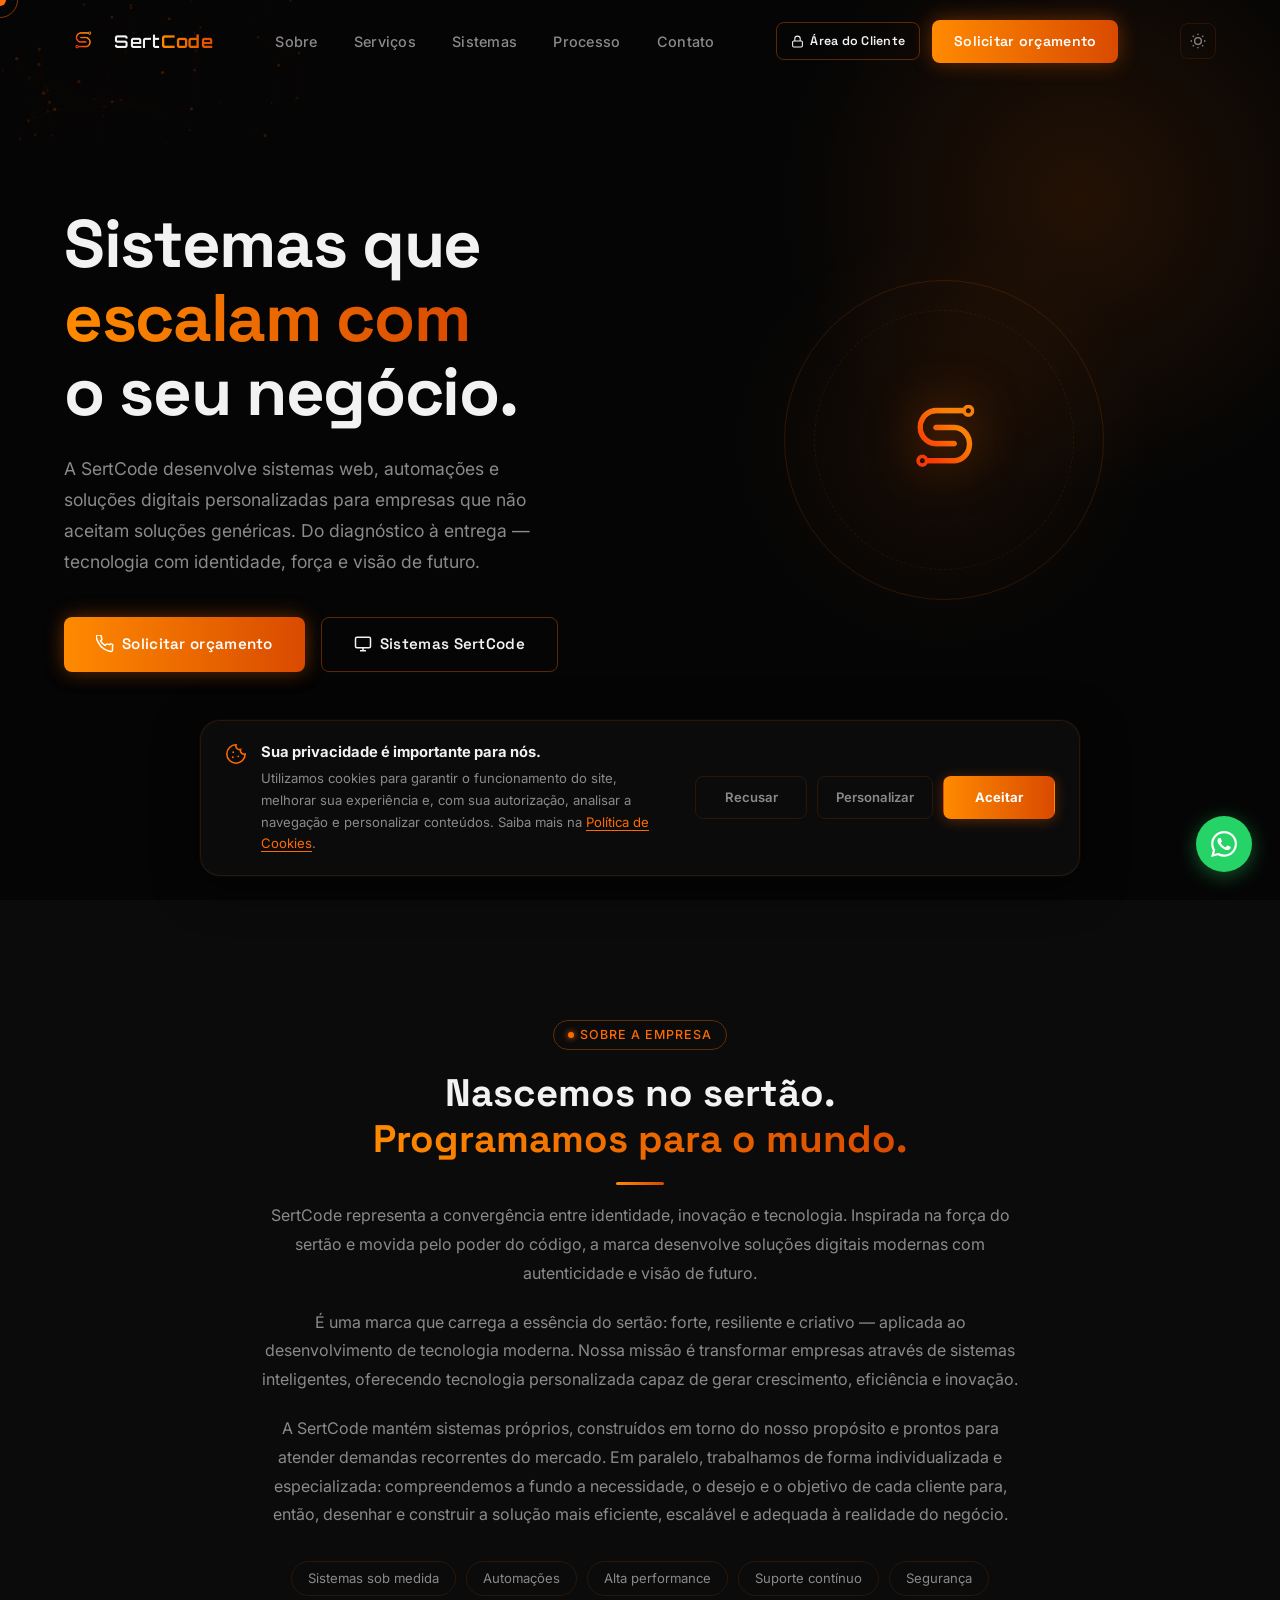
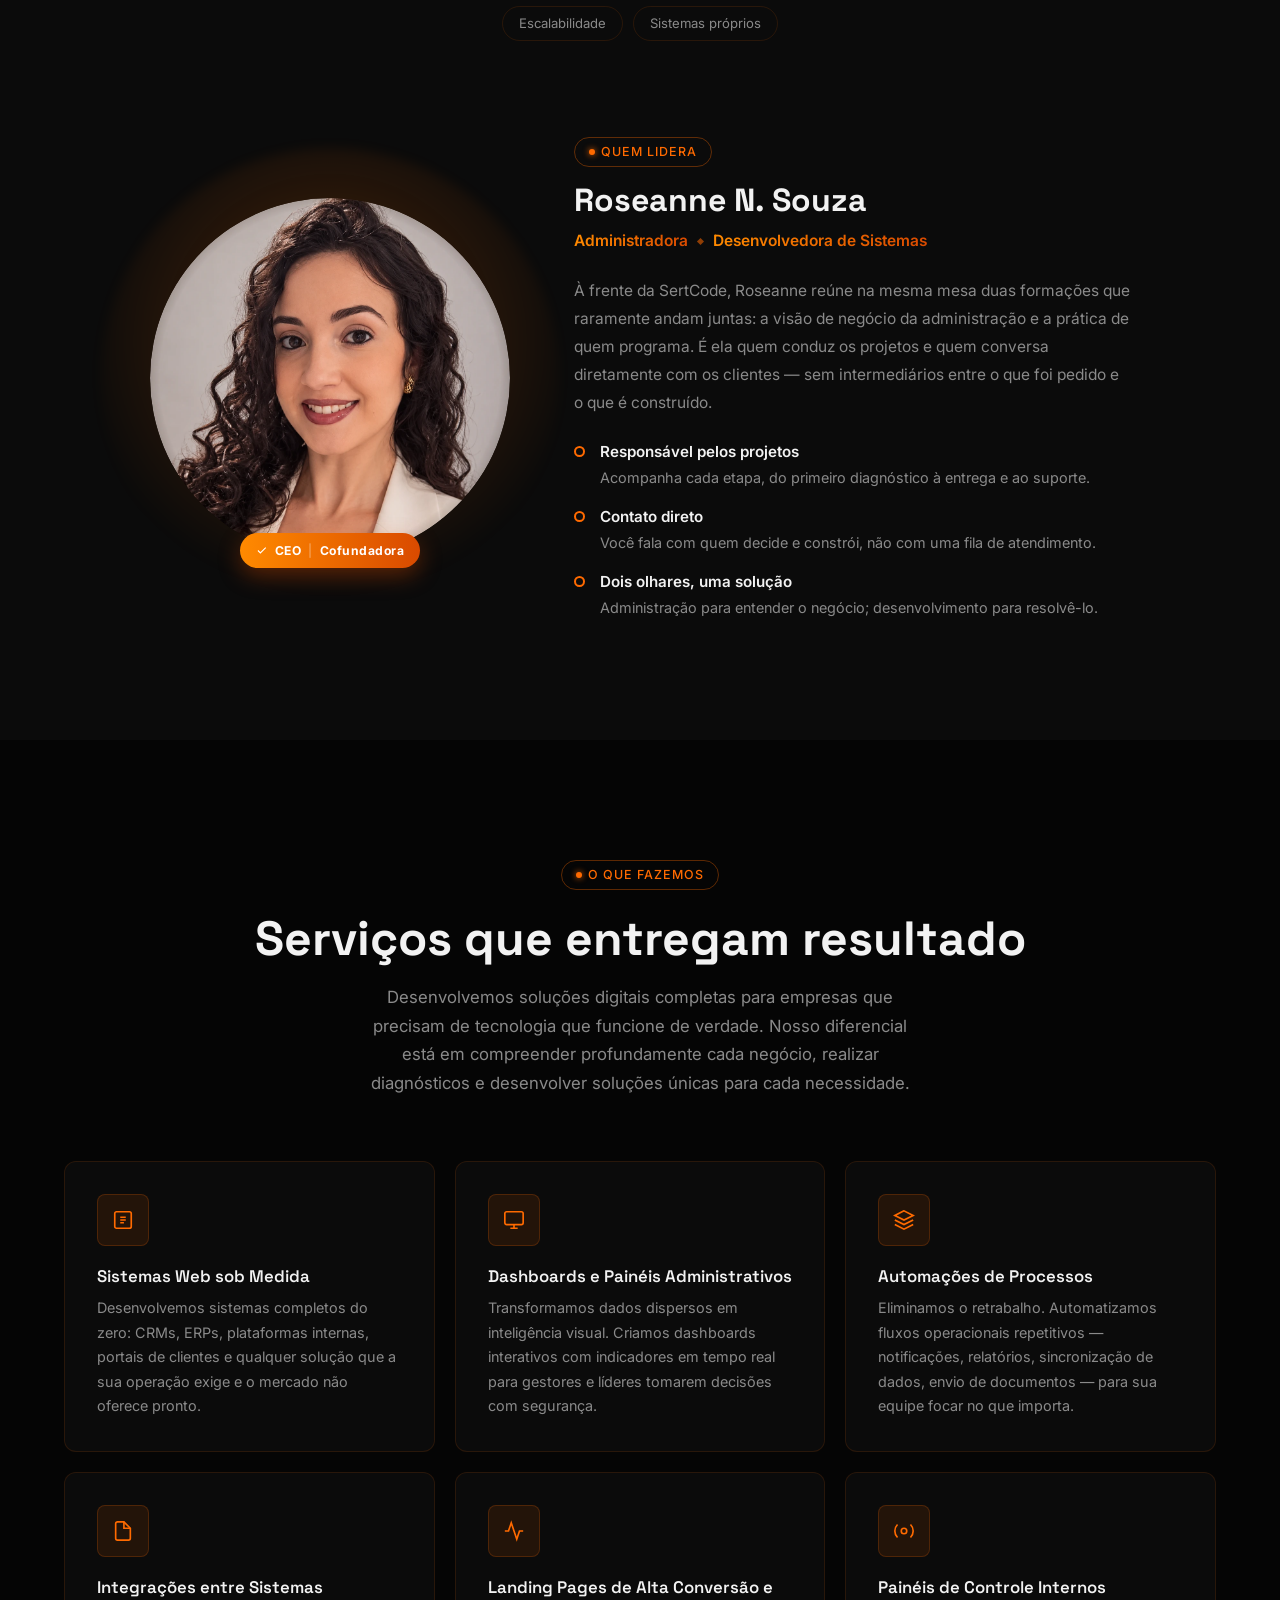
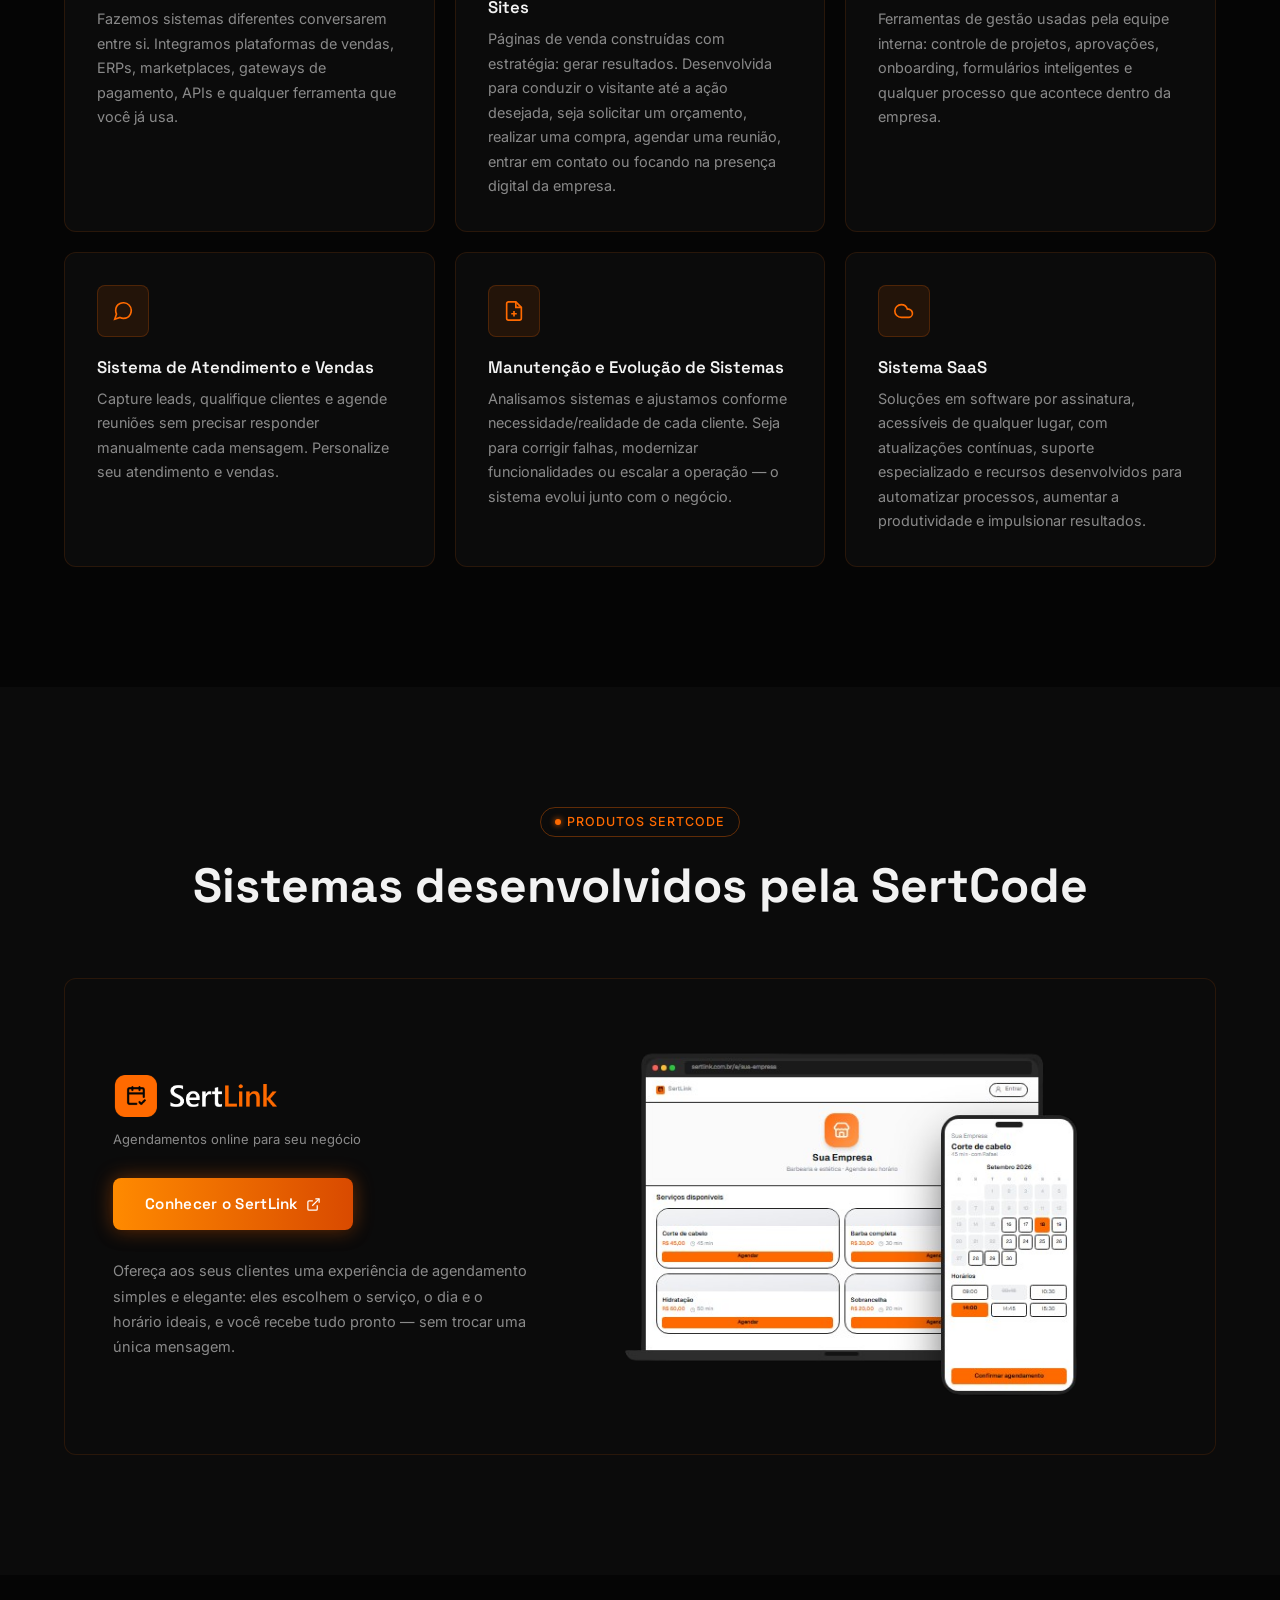
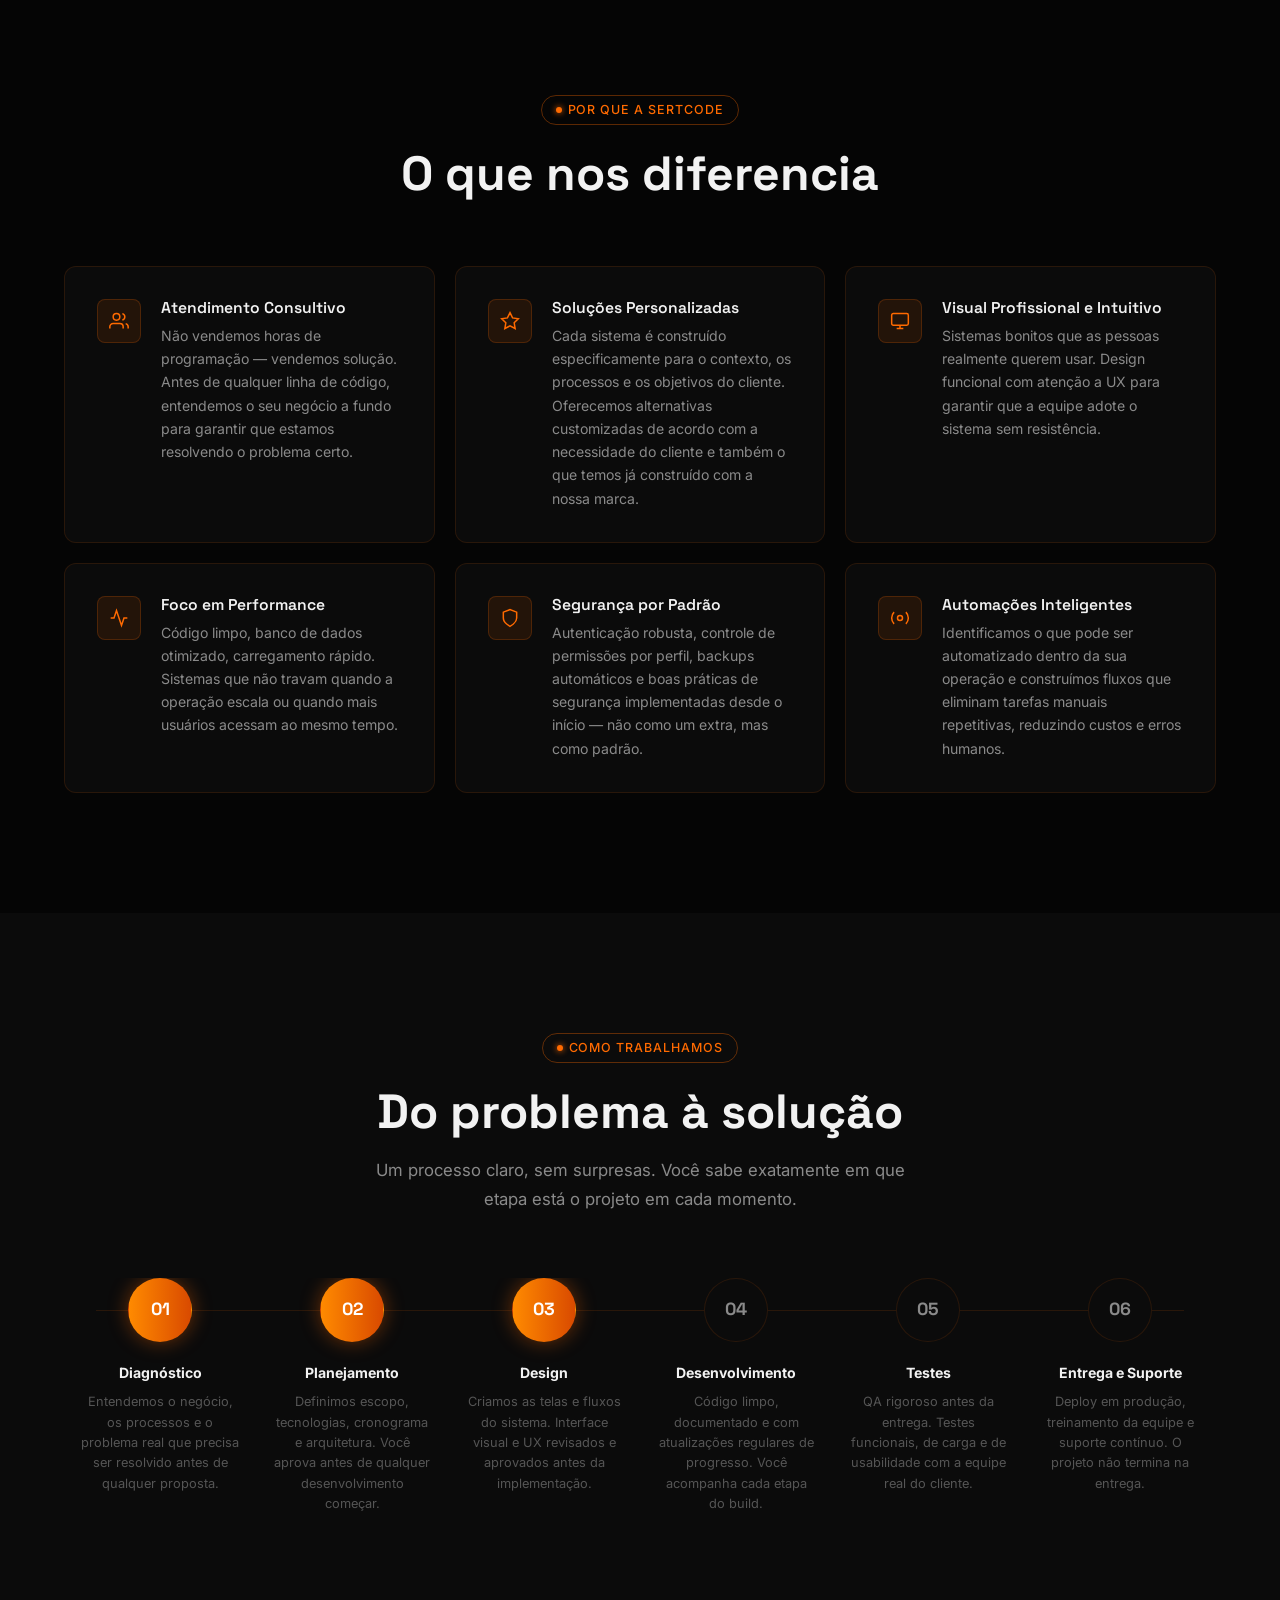
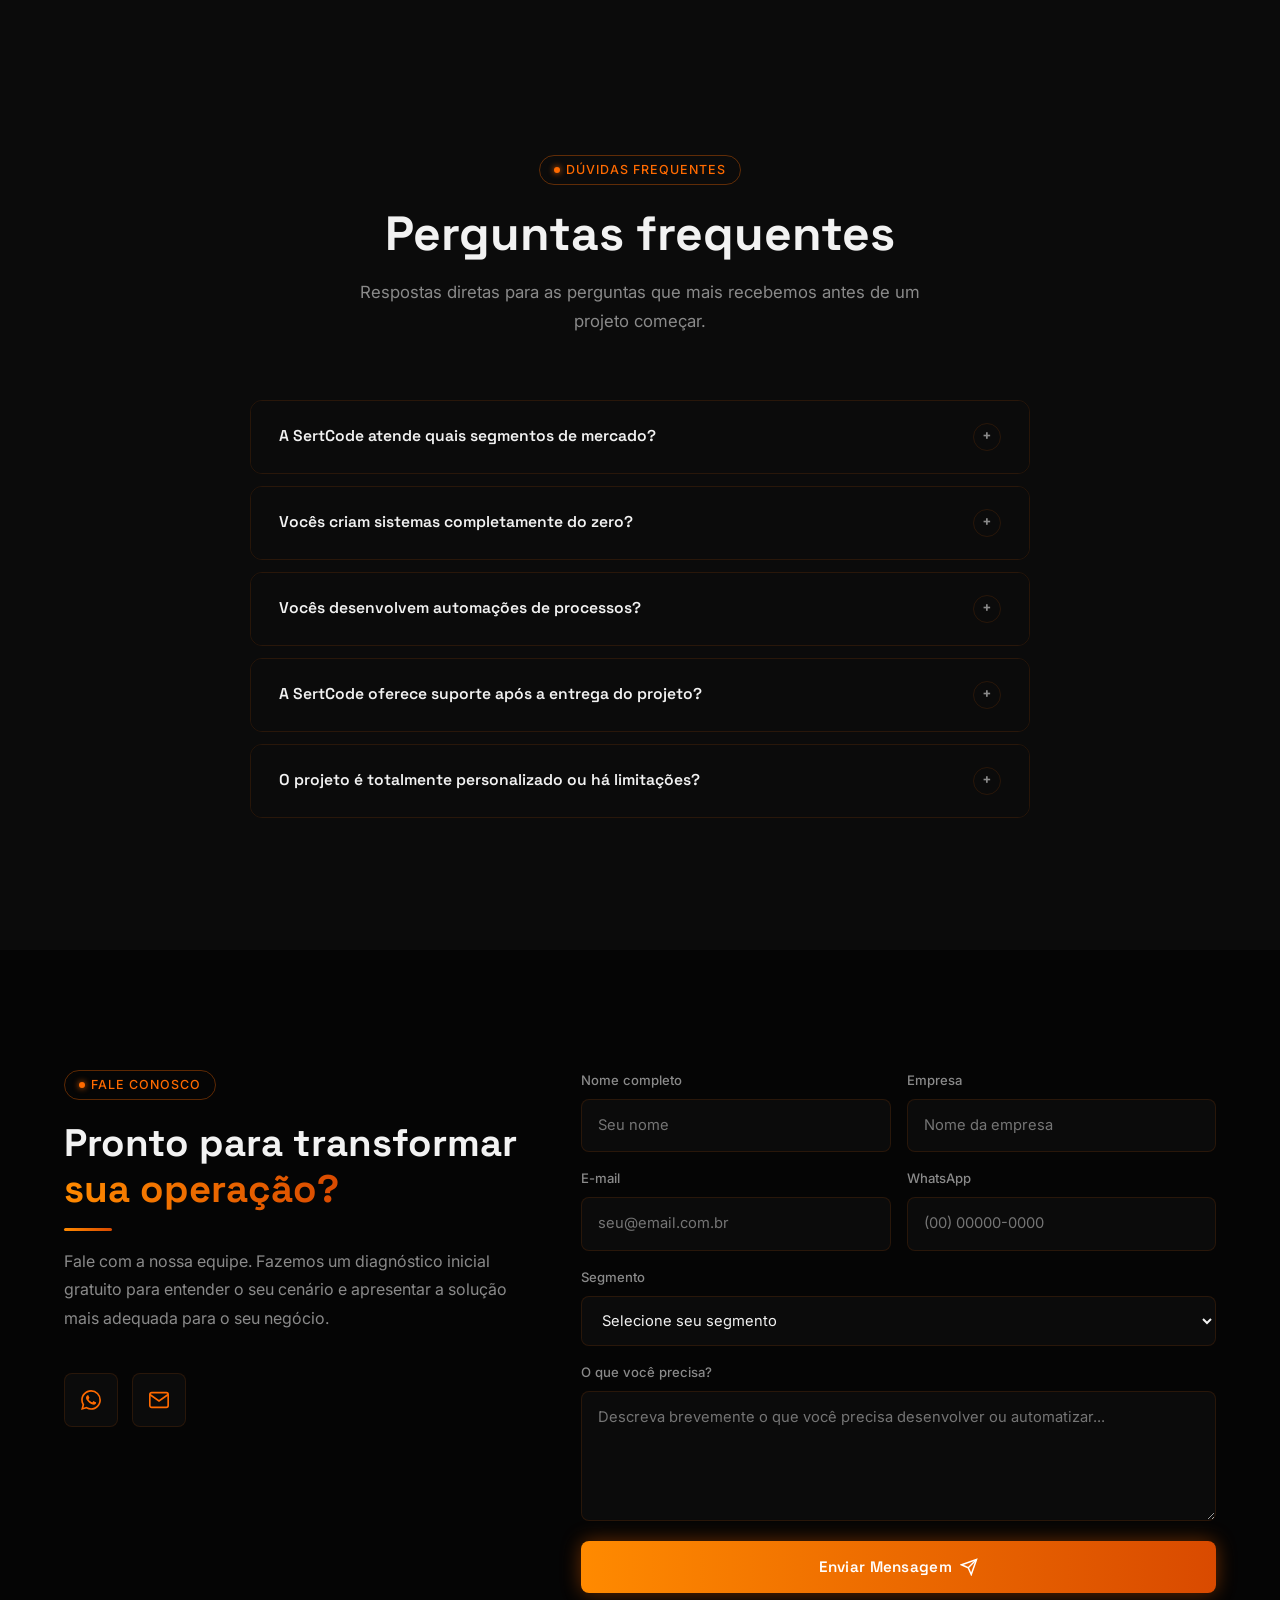
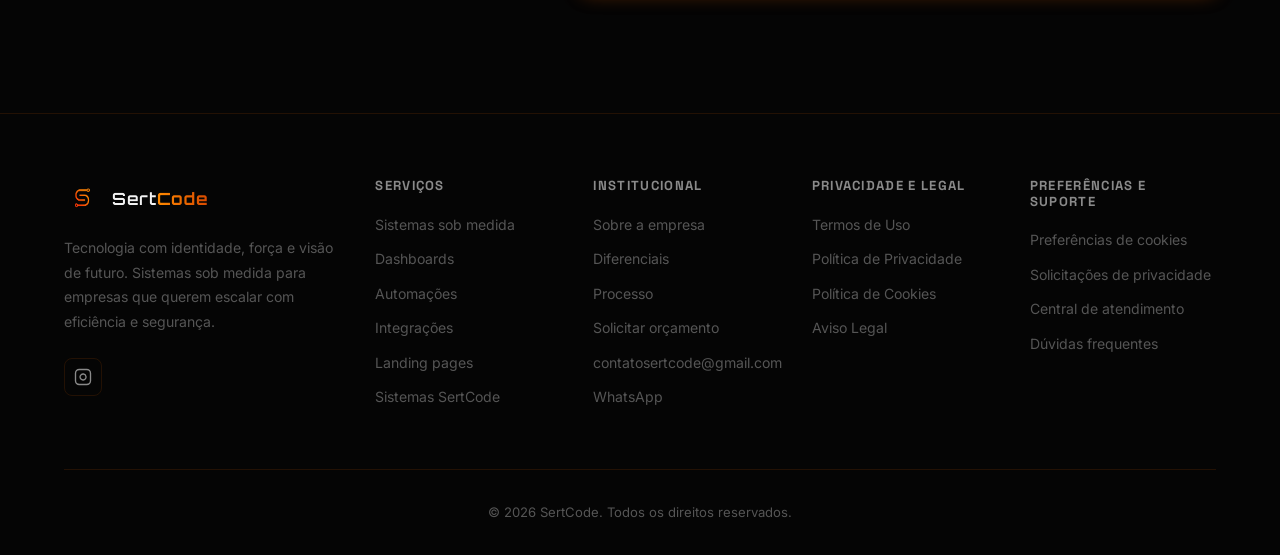
<file: index.html>
<!DOCTYPE html>
<html lang="pt-BR">
<head>
  <meta charset="UTF-8">
  <meta name="viewport" content="width=device-width, initial-scale=1.0">
  <title>SertCode — Sistemas sob medida e automações para empresas</title>
  <meta name="description" content="A SertCode desenvolve sistemas web, automações e soluções digitais sob medida para empresas que buscam eficiência, escala e resultado. Tecnologia com identidade, força e visão de futuro.">
  <meta name="keywords" content="sistemas sob medida, automação empresarial, desenvolvimento de software, dashboard, painel administrativo, sertcode">
  <meta name="author" content="SertCode">
  <meta name="robots" content="index, follow">

  <link rel="canonical" href="https://sertcode.com.br/">

  <!-- Open Graph -->
  <meta property="og:type"        content="website">
  <meta property="og:url"         content="https://sertcode.com.br/">
  <meta property="og:site_name"   content="SertCode">
  <meta property="og:title"       content="SertCode — Tecnologia com identidade e visão de futuro">
  <meta property="og:description" content="Sistemas sob medida, automações e soluções digitais para empresas que querem escalar com eficiência.">
  <meta property="og:image"       content="https://sertcode.com.br/assets/logo-symbol.png">
  <meta property="og:locale"      content="pt_BR">

  <!-- Twitter -->
  <meta name="twitter:card"        content="summary_large_image">
  <meta name="twitter:title"       content="SertCode — Sistemas sob medida e automações">
  <meta name="twitter:description" content="Tecnologia com identidade, força e visão de futuro.">
  <meta name="twitter:image"       content="https://sertcode.com.br/assets/logo-symbol.png">

  <!-- Favicon -->
  <link rel="icon" type="image/png" href="assets/logo-symbol.png">

  <!-- Fonts -->
  <link rel="preconnect" href="https://fonts.googleapis.com">
  <link rel="preconnect" href="https://fonts.gstatic.com" crossorigin>
  <link href="https://fonts.googleapis.com/css2?family=Inter:wght@400;500;600&family=Orbitron:wght@600;700&family=Space+Grotesk:wght@500;600;700;800&display=swap" rel="stylesheet">

  <!-- CSS -->
  <link rel="stylesheet" href="css/variables.css?v=4">
  <link rel="stylesheet" href="css/reset.css?v=4">
  <link rel="stylesheet" href="css/components.css?v=4">
  <link rel="stylesheet" href="css/main.css?v=13">
  <link rel="stylesheet" href="css/cookies.css?v=1">

  <!-- Schema -->
  <script type="application/ld+json">
  {
    "@context": "https://schema.org",
    "@type": "Organization",
    "name": "SertCode",
    "description": "Empresa de desenvolvimento de sistemas sob medida, automações e soluções digitais.",
    "foundingLocation": "Brasil",
    "knowsAbout": ["Desenvolvimento de sistemas", "Automação de processos", "Dashboards", "Integração de sistemas"]
  }
  </script>
</head>
<body>

<!-- ══════════════════════════════════════
     PRELOADER
══════════════════════════════════════ -->
<div id="preloader" role="status" aria-label="Carregando SertCode">
  <img src="assets/logo-symbol.png" class="pre-logo" alt="SertCode símbolo" width="64" height="74">
  <div class="pre-bar"><div class="pre-bar-fill"></div></div>
</div>

<!-- CURSOR -->
<div id="cursor" aria-hidden="true"></div>
<div id="cursor-ring" aria-hidden="true"></div>

<!-- WhatsApp Float -->
<a id="wa-float" href="https://wa.me/5588994355394?text=Olá!%20Gostaria%20de%20solicitar%20um%20orçamento."
   target="_blank" rel="noopener" aria-label="Fale conosco no WhatsApp" title="WhatsApp">
  <svg xmlns="http://www.w3.org/2000/svg" width="26" height="26" fill="currentColor" viewBox="0 0 24 24" aria-hidden="true">
    <path d="M17.472 14.382c-.297-.149-1.758-.867-2.03-.967-.273-.099-.471-.148-.67.15-.197.297-.767.966-.94 1.164-.173.199-.347.223-.644.075-.297-.15-1.255-.463-2.39-1.475-.883-.788-1.48-1.761-1.653-2.059-.173-.297-.018-.458.13-.606.134-.133.298-.347.446-.52.149-.174.198-.298.298-.497.099-.198.05-.371-.025-.52-.075-.149-.669-1.612-.916-2.207-.242-.579-.487-.5-.669-.51-.173-.008-.371-.01-.57-.01-.198 0-.52.074-.792.372-.272.297-1.04 1.016-1.04 2.479 0 1.462 1.065 2.875 1.213 3.074.149.198 2.096 3.2 5.077 4.487.709.306 1.262.489 1.694.625.712.227 1.36.195 1.871.118.571-.085 1.758-.719 2.006-1.413.248-.694.248-1.289.173-1.413-.074-.124-.272-.198-.57-.347m-5.421 7.403h-.004a9.87 9.87 0 01-5.031-1.378l-.361-.214-3.741.982.998-3.648-.235-.374a9.86 9.86 0 01-1.51-5.26c.001-5.45 4.436-9.884 9.888-9.884 2.64 0 5.122 1.03 6.988 2.898a9.825 9.825 0 012.893 6.994c-.003 5.45-4.437 9.884-9.885 9.884m8.413-18.297A11.815 11.815 0 0012.05 0C5.495 0 .16 5.335.157 11.892c0 2.096.547 4.142 1.588 5.945L.057 24l6.305-1.654a11.882 11.882 0 005.683 1.448h.005c6.554 0 11.89-5.335 11.893-11.893a11.821 11.821 0 00-3.48-8.413z"/>
  </svg>
</a>

<!-- ══════════════════════════════════════
     NAVBAR
══════════════════════════════════════ -->
<header id="navbar" role="banner">
  <div class="container nav-inner">
    <a href="#hero" class="nav-logo" aria-label="SertCode — Início">
      <img src="assets/logo-symbol.png" alt="SertCode" width="38" height="44">
      <span>Sert<em>Code</em></span>
    </a>
    <nav class="nav-links" aria-label="Navegação principal">
      <a href="#sobre">Sobre</a>
      <a href="#servicos">Serviços</a>
      <a href="#sistemas">Sistemas</a>
      <a href="#processo">Processo</a>
      <a href="#contato">Contato</a>
    </nav>
    <div class="nav-cta">
      <a href="cliente.html" class="btn btn-outline btn-sm" style="font-size:12.5px;padding:8px 14px;gap:6px;">
        <svg width="13" height="13" fill="none" stroke="currentColor" stroke-width="2" viewBox="0 0 24 24" aria-hidden="true"><rect x="3" y="11" width="18" height="11" rx="2" ry="2"/><path d="M7 11V7a5 5 0 0110 0v4"/></svg>
        Área do Cliente
      </a>
      <a href="#contato" class="btn btn-primary">Solicitar orçamento</a>
    </div>
    <button class="theme-toggle" id="theme-toggle" aria-label="Alternar tema" title="Modo claro / escuro">
      <svg class="icon-sun" width="16" height="16" fill="none" stroke="currentColor" stroke-width="2" viewBox="0 0 24 24"><circle cx="12" cy="12" r="5"/><line x1="12" y1="1" x2="12" y2="3"/><line x1="12" y1="21" x2="12" y2="23"/><line x1="4.22" y1="4.22" x2="5.64" y2="5.64"/><line x1="18.36" y1="18.36" x2="19.78" y2="19.78"/><line x1="1" y1="12" x2="3" y2="12"/><line x1="21" y1="12" x2="23" y2="12"/><line x1="4.22" y1="19.78" x2="5.64" y2="18.36"/><line x1="18.36" y1="5.64" x2="19.78" y2="4.22"/></svg>
      <svg class="icon-moon" width="16" height="16" fill="none" stroke="currentColor" stroke-width="2" viewBox="0 0 24 24"><path d="M21 12.79A9 9 0 1111.21 3 7 7 0 0021 12.79z"/></svg>
    </button>
    <button class="hamburger" id="hamburger" aria-label="Abrir menu" aria-expanded="false">
      <span></span><span></span><span></span>
    </button>
  </div>
</header>

<!-- MOBILE MENU -->
<nav id="mobile-menu" aria-label="Menu mobile" role="dialog">
  <a href="#sobre">Sobre</a>
  <a href="#servicos">Serviços</a>
  <a href="#sistemas">Sistemas</a>
  <a href="#diferenciais">Diferenciais</a>
  <a href="#processo">Processo</a>
  <a href="#contato">Contato</a>
  <a href="cliente.html" style="color:var(--orange);font-weight:600">🔐 Área do Cliente</a>
</nav>

<!-- ══════════════════════════════════════
     HERO
══════════════════════════════════════ -->
<section id="hero" aria-label="Apresentação SertCode">
  <canvas id="hero-canvas" aria-hidden="true"></canvas>
  <div class="hero-glow" aria-hidden="true"></div>
  <div class="container hero-inner">

    <div class="hero-content">
      <h1 class="reveal" data-delay="100">
        Sistemas que<br>
        <span class="grad-text">escalam com</span><br>
        o seu negócio.
      </h1>
      <p class="reveal" data-delay="200">
        A SertCode desenvolve sistemas web, automações e soluções digitais personalizadas para empresas que não aceitam soluções genéricas. Do diagnóstico à entrega — tecnologia com identidade, força e visão de futuro.
      </p>
      <div class="hero-btns reveal" data-delay="300">
        <a href="#contato" class="btn btn-primary">
          <svg width="18" height="18" fill="none" stroke="currentColor" stroke-width="2" viewBox="0 0 24 24" aria-hidden="true"><path d="M22 16.92v3a2 2 0 01-2.18 2 19.79 19.79 0 01-8.63-3.07A19.5 19.5 0 013.07 9.81 19.79 19.79 0 01.06 1.18 2 2 0 012.03 0h3a2 2 0 012 1.72c.127.96.361 1.903.7 2.81a2 2 0 01-.45 2.11L6.09 7.91a16 16 0 006 6l1.27-1.27a2 2 0 012.11-.45c.907.339 1.85.573 2.81.7A2 2 0 0122 14.92v2z"/></svg>
          Solicitar orçamento
        </a>
        <a href="#sistemas" class="btn btn-outline">
          <svg width="18" height="18" fill="none" stroke="currentColor" stroke-width="2" viewBox="0 0 24 24" aria-hidden="true"><rect x="2" y="3" width="20" height="14" rx="2"/><path d="M8 21h8M12 17v4"/></svg>
          Sistemas SertCode
        </a>
      </div>

    </div>

    <!-- Hero Visual -->
    <div class="hero-visual" aria-hidden="true">
      <div class="hero-symbol-wrap">
        <div class="hero-symbol-bg"></div>
        <div class="hero-symbol-ring"></div>
        <div class="hero-symbol-ring-2"></div>
        <img src="assets/logo-symbol.png" class="hero-symbol" alt="" width="260">
      </div>
    </div>

  </div>
</section>

<!-- ══════════════════════════════════════
     SOBRE
══════════════════════════════════════ -->
<section id="sobre" aria-labelledby="sobre-title">
  <div class="container">
    <div class="about-centered reveal">
      <div class="badge">Sobre a empresa</div>
      <div style="height:20px"></div>
      <h2 id="sobre-title">
        Nascemos no sertão.<br>
        <span class="grad-text">Programamos para o mundo.</span>
      </h2>
      <div class="divider"></div>
      <p>
        SertCode representa a convergência entre identidade, inovação e tecnologia. Inspirada na força do sertão e movida pelo poder do código, a marca desenvolve soluções digitais modernas com autenticidade e visão de futuro.
      </p>
      <p>
        É uma marca que carrega a essência do sertão: forte, resiliente e criativo — aplicada ao desenvolvimento de tecnologia moderna. Nossa missão é transformar empresas através de sistemas inteligentes, oferecendo tecnologia personalizada capaz de gerar crescimento, eficiência e inovação.
      </p>
      <p>
        A SertCode mantém sistemas próprios, construídos em torno do nosso propósito e prontos para atender demandas recorrentes do mercado. Em paralelo, trabalhamos de forma individualizada e especializada: compreendemos a fundo a necessidade, o desejo e o objetivo de cada cliente para, então, desenhar e construir a solução mais eficiente, escalável e adequada à realidade do negócio.
      </p>
      <div class="about-tags">
        <span class="about-tag">Sistemas sob medida</span>
        <span class="about-tag">Automações</span>
        <span class="about-tag">Alta performance</span>
        <span class="about-tag">Suporte contínuo</span>
        <span class="about-tag">Segurança</span>
        <span class="about-tag">Escalabilidade</span>
        <span class="about-tag">Sistemas próprios</span>
      </div>
    </div>

    <!-- ── Quem lidera ── -->
    <div class="founder reveal">
      <figure class="founder-retrato">
        <span class="founder-aura" aria-hidden="true"></span>
        <img src="assets/roseanne-souza.webp"
             alt="Roseanne N. Souza, CEO e fundadora da SertCode"
             width="1122" height="1402" loading="lazy" decoding="async">
        <figcaption class="founder-selo">
          <svg width="13" height="13" fill="none" stroke="currentColor" stroke-width="2.2" viewBox="0 0 24 24" aria-hidden="true"><polyline points="20 6 9 17 4 12"/></svg>
          CEO <span class="founder-selo-barra">|</span> Cofundadora
        </figcaption>
      </figure>

      <div class="founder-texto">
        <div class="badge">Quem lidera</div>
        <h3 class="founder-nome">Roseanne N. Souza</h3>
        <p class="founder-cargo">
          <span>Administradora</span>
          <i aria-hidden="true"></i>
          <span>Desenvolvedora de Sistemas</span>
        </p>

        <p>
          À frente da SertCode, Roseanne reúne na mesma mesa duas formações que
          raramente andam juntas: a visão de negócio da administração e a prática
          de quem programa. É ela quem conduz os projetos e quem conversa
          diretamente com os clientes — sem intermediários entre o que foi pedido
          e o que é construído.
        </p>

        <ul class="founder-pontos">
          <li>
            <strong>Responsável pelos projetos</strong>
            Acompanha cada etapa, do primeiro diagnóstico à entrega e ao suporte.
          </li>
          <li>
            <strong>Contato direto</strong>
            Você fala com quem decide e constrói, não com uma fila de atendimento.
          </li>
          <li>
            <strong>Dois olhares, uma solução</strong>
            Administração para entender o negócio; desenvolvimento para resolvê-lo.
          </li>
        </ul>
      </div>
    </div>
  </div>
</section>

<!-- ══════════════════════════════════════
     SERVIÇOS
══════════════════════════════════════ -->
<section id="servicos" aria-labelledby="servicos-title">
  <div class="container">
    <div class="section-header reveal">
      <div class="badge">O que fazemos</div>
      <h2 id="servicos-title">Serviços que entregam resultado</h2>
      <p>Desenvolvemos soluções digitais completas para empresas que precisam de tecnologia que funcione de verdade. Nosso diferencial está em compreender profundamente cada negócio, realizar diagnósticos e desenvolver soluções únicas para cada necessidade.</p>
    </div>

    <div class="services-grid" data-stagger>

      <article class="card service-card">
        <div class="icon-box" aria-hidden="true">
          <svg width="22" height="22" fill="none" stroke="currentColor" stroke-width="1.8" viewBox="0 0 24 24"><rect x="3" y="3" width="18" height="18" rx="2"/><path d="M9 9h6M9 12h6M9 15h4"/></svg>
        </div>
        <h3>Sistemas Web sob Medida</h3>
        <p>Desenvolvemos sistemas completos do zero: CRMs, ERPs, plataformas internas, portais de clientes e qualquer solução que a sua operação exige e o mercado não oferece pronto.</p>
      </article>

      <article class="card service-card">
        <div class="icon-box" aria-hidden="true">
          <svg width="22" height="22" fill="none" stroke="currentColor" stroke-width="1.8" viewBox="0 0 24 24"><rect x="2" y="3" width="20" height="14" rx="2"/><path d="M8 21h8M12 17v4"/></svg>
        </div>
        <h3>Dashboards e Painéis Administrativos</h3>
        <p>Transformamos dados dispersos em inteligência visual. Criamos dashboards interativos com indicadores em tempo real para gestores e líderes tomarem decisões com segurança.</p>
      </article>

      <article class="card service-card">
        <div class="icon-box" aria-hidden="true">
          <svg width="22" height="22" fill="none" stroke="currentColor" stroke-width="1.8" viewBox="0 0 24 24"><path d="M12 2L2 7l10 5 10-5-10-5zM2 17l10 5 10-5M2 12l10 5 10-5"/></svg>
        </div>
        <h3>Automações de Processos</h3>
        <p>Eliminamos o retrabalho. Automatizamos fluxos operacionais repetitivos — notificações, relatórios, sincronização de dados, envio de documentos — para sua equipe focar no que importa.</p>
      </article>

      <article class="card service-card">
        <div class="icon-box" aria-hidden="true">
          <svg width="22" height="22" fill="none" stroke="currentColor" stroke-width="1.8" viewBox="0 0 24 24"><path d="M13 2H6a2 2 0 00-2 2v16a2 2 0 002 2h12a2 2 0 002-2V9z"/><polyline points="13 2 13 9 20 9"/></svg>
        </div>
        <h3>Integrações entre Sistemas</h3>
        <p>Fazemos sistemas diferentes conversarem entre si. Integramos plataformas de vendas, ERPs, marketplaces, gateways de pagamento, APIs e qualquer ferramenta que você já usa.</p>
      </article>

      <article class="card service-card">
        <div class="icon-box" aria-hidden="true">
          <svg width="22" height="22" fill="none" stroke="currentColor" stroke-width="1.8" viewBox="0 0 24 24"><path d="M22 12h-4l-3 9L9 3l-3 9H2"/></svg>
        </div>
        <h3>Landing Pages de Alta Conversão e Sites</h3>
        <p>Páginas de venda construídas com estratégia: gerar resultados. Desenvolvida para conduzir o visitante até a ação desejada, seja solicitar um orçamento, realizar uma compra, agendar uma reunião, entrar em contato ou focando na presença digital da empresa.</p>
      </article>

      <article class="card service-card">
        <div class="icon-box" aria-hidden="true">
          <svg width="22" height="22" fill="none" stroke="currentColor" stroke-width="1.8" viewBox="0 0 24 24"><circle cx="12" cy="12" r="3"/><path d="M19.07 4.93a10 10 0 010 14.14M4.93 4.93a10 10 0 000 14.14"/></svg>
        </div>
        <h3>Painéis de Controle Internos</h3>
        <p>Ferramentas de gestão usadas pela equipe interna: controle de projetos, aprovações, onboarding, formulários inteligentes e qualquer processo que acontece dentro da empresa.</p>
      </article>

      <article class="card service-card">
        <div class="icon-box" aria-hidden="true">
          <svg width="22" height="22" fill="none" stroke="currentColor" stroke-width="1.8" viewBox="0 0 24 24"><path d="M21 11.5a8.38 8.38 0 01-.9 3.8 8.5 8.5 0 01-7.6 4.7 8.38 8.38 0 01-3.8-.9L3 21l1.9-5.7a8.38 8.38 0 01-.9-3.8 8.5 8.5 0 014.7-7.6 8.38 8.38 0 013.8-.9h.5a8.48 8.48 0 018 8v.5z"/></svg>
        </div>
        <h3>Sistema de Atendimento e Vendas</h3>
        <p>Capture leads, qualifique clientes e agende reuniões sem precisar responder manualmente cada mensagem. Personalize seu atendimento e vendas.</p>
      </article>

      <article class="card service-card">
        <div class="icon-box" aria-hidden="true">
          <svg width="22" height="22" fill="none" stroke="currentColor" stroke-width="1.8" viewBox="0 0 24 24"><path d="M14 2H6a2 2 0 00-2 2v16a2 2 0 002 2h12a2 2 0 002-2V8z"/><polyline points="14 2 14 8 20 8"/><line x1="12" y1="18" x2="12" y2="12"/><line x1="9" y1="15" x2="15" y2="15"/></svg>
        </div>
        <h3>Manutenção e Evolução de Sistemas</h3>
        <p>Analisamos sistemas e ajustamos conforme necessidade/realidade de cada cliente. Seja para corrigir falhas, modernizar funcionalidades ou escalar a operação — o sistema evolui junto com o negócio.</p>
      </article>

      <article class="card service-card">
        <div class="icon-box" aria-hidden="true">
          <svg width="22" height="22" fill="none" stroke="currentColor" stroke-width="1.8" viewBox="0 0 24 24"><path d="M17.5 19H9a7 7 0 110-14 7.001 7.001 0 016.71 5.02A4.5 4.5 0 0117.5 19z"/></svg>
        </div>
        <h3>Sistema SaaS</h3>
        <p>Soluções em software por assinatura, acessíveis de qualquer lugar, com atualizações contínuas, suporte especializado e recursos desenvolvidos para automatizar processos, aumentar a produtividade e impulsionar resultados.</p>
      </article>

    </div>
  </div>
</section>

<!-- ══════════════════════════════════════
     SISTEMAS SERTCODE
══════════════════════════════════════ -->
<section id="sistemas" aria-labelledby="sistemas-title">
  <div class="container">
    <div class="section-header reveal">
      <div class="badge">Produtos SertCode</div>
      <h2 id="sistemas-title">Sistemas desenvolvidos pela SertCode</h2>
    </div>

    <article class="card sertlink-showcase reveal">

      <!-- Coluna esquerda: identidade do produto -->
      <div class="sertlink-info">
        <a href="https://sertlink.com.br" target="_blank" rel="noopener" class="sertlink-header">
          <img src="assets/sertlink-logo-horizontal-fundo-escuro.png" alt="SertLink" class="sertlink-logo sertlink-logo-dark">
          <img src="assets/sertlink-logo-horizontal-fundo-claro.png" alt="SertLink" class="sertlink-logo sertlink-logo-light">
          <span class="sistema-tag">Agendamentos online para seu negócio</span>
        </a>

        <a href="https://sertlink.com.br" target="_blank" rel="noopener" class="btn btn-primary" style="align-self:flex-start">
          Conhecer o SertLink
          <svg width="15" height="15" fill="none" stroke="currentColor" stroke-width="2" viewBox="0 0 24 24" aria-hidden="true"><path d="M18 13v6a2 2 0 01-2 2H5a2 2 0 01-2-2V8a2 2 0 012-2h6"/><polyline points="15 3 21 3 21 9"/><line x1="10" y1="14" x2="21" y2="3"/></svg>
        </a>

        <p class="sistema-desc">
          Ofereça aos seus clientes uma experiência de agendamento simples e elegante: eles escolhem o serviço, o dia e o horário ideais, e você recebe tudo pronto — sem trocar uma única mensagem.
        </p>
      </div>

      <!-- Coluna direita: imagem do produto -->
      <div class="sertlink-img-wrap">
        <img src="assets/sertlink-png.png" alt="Interface do SertLink — agendamento online no computador e celular" class="sertlink-preview-img">
      </div>

    </article>
  </div>
</section>

<!-- ══════════════════════════════════════
     DIFERENCIAIS
══════════════════════════════════════ -->
<section id="diferenciais" aria-labelledby="diff-title">
  <div class="container">
    <div class="section-header reveal">
      <div class="badge">Por que a SertCode</div>
      <h2 id="diff-title">O que nos diferencia</h2>
    </div>

    <div class="diff-grid" data-stagger>

      <div class="card diff-card">
        <div class="diff-icon" aria-hidden="true">
          <svg width="20" height="20" fill="none" stroke="currentColor" stroke-width="1.8" viewBox="0 0 24 24"><path d="M17 21v-2a4 4 0 00-4-4H5a4 4 0 00-4 4v2"/><circle cx="9" cy="7" r="4"/><path d="M23 21v-2a4 4 0 00-3-3.87M16 3.13a4 4 0 010 7.75"/></svg>
        </div>
        <div class="diff-text">
          <h3>Atendimento Consultivo</h3>
          <p>Não vendemos horas de programação — vendemos solução. Antes de qualquer linha de código, entendemos o seu negócio a fundo para garantir que estamos resolvendo o problema certo.</p>
        </div>
      </div>

      <div class="card diff-card">
        <div class="diff-icon" aria-hidden="true">
          <svg width="20" height="20" fill="none" stroke="currentColor" stroke-width="1.8" viewBox="0 0 24 24"><polygon points="12 2 15.09 8.26 22 9.27 17 14.14 18.18 21.02 12 17.77 5.82 21.02 7 14.14 2 9.27 8.91 8.26 12 2"/></svg>
        </div>
        <div class="diff-text">
          <h3>Soluções Personalizadas</h3>
          <p>Cada sistema é construído especificamente para o contexto, os processos e os objetivos do cliente. Oferecemos alternativas customizadas de acordo com a necessidade do cliente e também o que temos já construído com a nossa marca.</p>
        </div>
      </div>

      <div class="card diff-card">
        <div class="diff-icon" aria-hidden="true">
          <svg width="20" height="20" fill="none" stroke="currentColor" stroke-width="1.8" viewBox="0 0 24 24"><rect x="2" y="3" width="20" height="14" rx="2"/><path d="M8 21h8M12 17v4"/></svg>
        </div>
        <div class="diff-text">
          <h3>Visual Profissional e Intuitivo</h3>
          <p>Sistemas bonitos que as pessoas realmente querem usar. Design funcional com atenção a UX para garantir que a equipe adote o sistema sem resistência.</p>
        </div>
      </div>

      <div class="card diff-card">
        <div class="diff-icon" aria-hidden="true">
          <svg width="20" height="20" fill="none" stroke="currentColor" stroke-width="1.8" viewBox="0 0 24 24"><polyline points="22 12 18 12 15 21 9 3 6 12 2 12"/></svg>
        </div>
        <div class="diff-text">
          <h3>Foco em Performance</h3>
          <p>Código limpo, banco de dados otimizado, carregamento rápido. Sistemas que não travam quando a operação escala ou quando mais usuários acessam ao mesmo tempo.</p>
        </div>
      </div>

      <div class="card diff-card">
        <div class="diff-icon" aria-hidden="true">
          <svg width="20" height="20" fill="none" stroke="currentColor" stroke-width="1.8" viewBox="0 0 24 24"><path d="M12 22s8-4 8-10V5l-8-3-8 3v7c0 6 8 10 8 10z"/></svg>
        </div>
        <div class="diff-text">
          <h3>Segurança por Padrão</h3>
          <p>Autenticação robusta, controle de permissões por perfil, backups automáticos e boas práticas de segurança implementadas desde o início — não como um extra, mas como padrão.</p>
        </div>
      </div>

      <div class="card diff-card">
        <div class="diff-icon" aria-hidden="true">
          <svg width="20" height="20" fill="none" stroke="currentColor" stroke-width="1.8" viewBox="0 0 24 24"><circle cx="12" cy="12" r="3"/><path d="M19.07 4.93a10 10 0 010 14.14M4.93 4.93a10 10 0 000 14.14"/></svg>
        </div>
        <div class="diff-text">
          <h3>Automações Inteligentes</h3>
          <p>Identificamos o que pode ser automatizado dentro da sua operação e construímos fluxos que eliminam tarefas manuais repetitivas, reduzindo custos e erros humanos.</p>
        </div>
      </div>

    </div>
  </div>
</section>

<!-- ══════════════════════════════════════
     PROCESSO
══════════════════════════════════════ -->
<section id="processo" aria-labelledby="processo-title">
  <div class="container">
    <div class="section-header reveal">
      <div class="badge">Como trabalhamos</div>
      <h2 id="processo-title">Do problema à solução</h2>
      <p>Um processo claro, sem surpresas. Você sabe exatamente em que etapa está o projeto em cada momento.</p>
    </div>

    <div class="process-track reveal">

      <div class="process-step">
        <div class="step-num active">01</div>
        <div>
          <div class="step-title">Diagnóstico</div>
          <div class="step-desc">Entendemos o negócio, os processos e o problema real que precisa ser resolvido antes de qualquer proposta.</div>
        </div>
      </div>

      <div class="process-step">
        <div class="step-num active">02</div>
        <div>
          <div class="step-title">Planejamento</div>
          <div class="step-desc">Definimos escopo, tecnologias, cronograma e arquitetura. Você aprova antes de qualquer desenvolvimento começar.</div>
        </div>
      </div>

      <div class="process-step">
        <div class="step-num active">03</div>
        <div>
          <div class="step-title">Design</div>
          <div class="step-desc">Criamos as telas e fluxos do sistema. Interface visual e UX revisados e aprovados antes da implementação.</div>
        </div>
      </div>

      <div class="process-step">
        <div class="step-num">04</div>
        <div>
          <div class="step-title">Desenvolvimento</div>
          <div class="step-desc">Código limpo, documentado e com atualizações regulares de progresso. Você acompanha cada etapa do build.</div>
        </div>
      </div>

      <div class="process-step">
        <div class="step-num">05</div>
        <div>
          <div class="step-title">Testes</div>
          <div class="step-desc">QA rigoroso antes da entrega. Testes funcionais, de carga e de usabilidade com a equipe real do cliente.</div>
        </div>
      </div>

      <div class="process-step">
        <div class="step-num">06</div>
        <div>
          <div class="step-title">Entrega e Suporte</div>
          <div class="step-desc">Deploy em produção, treinamento da equipe e suporte contínuo. O projeto não termina na entrega.</div>
        </div>
      </div>

    </div>
  </div>
</section>

<!-- ══════════════════════════════════════
     DEPOIMENTOS
══════════════════════════════════════ -->
<section id="depoimentos" aria-labelledby="testi-title" style="display:none">
  <div class="container">
    <div class="section-header reveal">
      <div class="badge">Depoimentos</div>
      <h2 id="testi-title">O que nossos clientes dizem</h2>
    </div>

    <!-- Depoimentos reais serão adicionados aqui após aprovação do gestor -->
    <div class="testi-placeholder reveal" aria-hidden="true"></div>
  </div>
</section>

<!-- ══════════════════════════════════════
     FAQ
══════════════════════════════════════ -->
<section id="faq" aria-labelledby="faq-title">
  <div class="container">
    <div class="section-header reveal">
      <div class="badge">Dúvidas frequentes</div>
      <h2 id="faq-title">Perguntas frequentes</h2>
      <p>Respostas diretas para as perguntas que mais recebemos antes de um projeto começar.</p>
    </div>

    <div class="faq-list reveal">

      <div class="faq-item">
        <button class="faq-question" aria-expanded="false">
          A SertCode atende quais segmentos de mercado?
          <span class="faq-icon" aria-hidden="true">+</span>
        </button>
        <div class="faq-answer" role="region">
          <div class="faq-answer-inner">
            Atendemos empresas de todos os segmentos: saúde, logística, e-commerce, varejo, construção civil, serviços, indústria, educação, agronegócio e muito mais. Nossa especialidade não é um nicho específico, mas sim a capacidade de entender a fundo qualquer operação e construir a solução mais adequada para ela. Se você tem um processo que precisa de tecnologia, somos o parceiro certo.
          </div>
        </div>
      </div>

      <div class="faq-item">
        <button class="faq-question" aria-expanded="false">
          Vocês criam sistemas completamente do zero?
          <span class="faq-icon" aria-hidden="true">+</span>
        </button>
        <div class="faq-answer" role="region">
          <div class="faq-answer-inner">
            Sim. Essa é, inclusive, nossa principal entrega. Desenvolvemos sistemas web completos do zero, desde o banco de dados até o front-end. Não trabalhamos com templates ou soluções de prateleira. Cada sistema é arquitetado especificamente para o contexto do cliente, com as funcionalidades que ele realmente precisa — sem inchaço desnecessário e sem limitações de plataformas prontas.
          </div>
        </div>
      </div>

      <div class="faq-item">
        <button class="faq-question" aria-expanded="false">
          Vocês desenvolvem automações de processos?
          <span class="faq-icon" aria-hidden="true">+</span>
        </button>
        <div class="faq-answer" role="region">
          <div class="faq-answer-inner">
            Sim, é um dos nossos principais serviços. Automatizamos fluxos operacionais repetitivos: desde o envio automático de e-mails e notificações, até a sincronização de dados entre sistemas distintos, geração automática de relatórios, processamento de pedidos e qualquer outro processo que hoje depende de intervenção humana manual. A primeira etapa é sempre um mapeamento dos processos da empresa para identificar o que gera mais impacto ao ser automatizado.
          </div>
        </div>
      </div>

      <div class="faq-item">
        <button class="faq-question" aria-expanded="false">
          A SertCode oferece suporte após a entrega do projeto?
          <span class="faq-icon" aria-hidden="true">+</span>
        </button>
        <div class="faq-answer" role="region">
          <div class="faq-answer-inner">
            Sim. A entrega do projeto não é o fim da nossa relação com o cliente — é o começo da fase de evolução. Oferecemos planos de suporte e manutenção com SLA definido, além de contratos de evolução contínua para clientes que precisam de novas funcionalidades regularmente. Nosso interesse é que o sistema continue funcionando perfeitamente e crescendo junto com o negócio.
          </div>
        </div>
      </div>

      <div class="faq-item">
        <button class="faq-question" aria-expanded="false">
          O projeto é totalmente personalizado ou há limitações?
          <span class="faq-icon" aria-hidden="true">+</span>
        </button>
        <div class="faq-answer" role="region">
          <div class="faq-answer-inner">
            O projeto é 100% personalizado. Como desenvolvemos tudo do zero com código próprio, não há limitações impostas por plataformas de terceiros: cada funcionalidade, cada tela e cada regra de negócio é construída especificamente para a sua realidade, de forma individualizada. Também oferecemos sistemas próprios, já prontos para suprir demandas comuns a diversos negócios — quando um deles atende o que você precisa, o caminho é mais curto e mais barato. A única limitação existente é o escopo definido em contrato, desenhado junto com você antes do projeto começar, com total transparência.
          </div>
        </div>
      </div>

    </div>
  </div>
</section>

<!-- ══════════════════════════════════════
     CONTATO
══════════════════════════════════════ -->
<section id="contato" aria-labelledby="contato-title">
  <div class="container">
    <div class="contact-grid">

      <div class="contact-info reveal-left">
        <div class="badge">Fale conosco</div>
        <div style="height:20px"></div>
        <h2 id="contato-title">
          Pronto para transformar<br>
          <span class="grad-text">sua operação?</span>
        </h2>
        <div class="divider"></div>
        <p>
          Fale com a nossa equipe. Fazemos um diagnóstico inicial gratuito para entender o seu cenário e apresentar a solução mais adequada para o seu negócio.
        </p>

        <div class="contact-channels">
          <a href="https://wa.me/5588994355394" target="_blank" rel="noopener" class="contact-icon" aria-label="Falar no WhatsApp" title="WhatsApp">
            <svg width="20" height="20" fill="currentColor" viewBox="0 0 24 24"><path d="M17.472 14.382c-.297-.149-1.758-.867-2.03-.967-.273-.099-.471-.148-.67.15-.197.297-.767.966-.94 1.164-.173.199-.347.223-.644.075-.297-.15-1.255-.463-2.39-1.475-.883-.788-1.48-1.761-1.653-2.059-.173-.297-.018-.458.13-.606.134-.133.298-.347.446-.52.149-.174.198-.298.298-.497.099-.198.05-.371-.025-.52-.075-.149-.669-1.612-.916-2.207-.242-.579-.487-.5-.669-.51-.173-.008-.371-.01-.57-.01-.198 0-.52.074-.792.372-.272.297-1.04 1.016-1.04 2.479 0 1.462 1.065 2.875 1.213 3.074.149.198 2.096 3.2 5.077 4.487.709.306 1.262.489 1.694.625.712.227 1.36.195 1.871.118.571-.085 1.758-.719 2.006-1.413.248-.694.248-1.289.173-1.413-.074-.124-.272-.198-.57-.347m-5.421 7.403h-.004a9.87 9.87 0 01-5.031-1.378l-.361-.214-3.741.982.998-3.648-.235-.374a9.86 9.86 0 01-1.51-5.26c.001-5.45 4.436-9.884 9.888-9.884 2.64 0 5.122 1.03 6.988 2.898a9.825 9.825 0 012.893 6.994c-.003 5.45-4.437 9.884-9.885 9.884m8.413-18.297A11.815 11.815 0 0012.05 0C5.495 0 .16 5.335.157 11.892c0 2.096.547 4.142 1.588 5.945L.057 24l6.305-1.654a11.882 11.882 0 005.683 1.448h.005c6.554 0 11.89-5.335 11.893-11.893a11.821 11.821 0 00-3.48-8.413z"/></svg>
          </a>
          <a href="mailto:contatosertcode@gmail.com" class="contact-icon" aria-label="Enviar e-mail" title="E-mail">
            <svg width="22" height="22" fill="none" stroke="currentColor" stroke-width="1.8" viewBox="0 0 24 24"><path d="M4 4h16c1.1 0 2 .9 2 2v12c0 1.1-.9 2-2 2H4c-1.1 0-2-.9-2-2V6c0-1.1.9-2 2-2z"/><polyline points="22,6 12,13 2,6"/></svg>
          </a>
        </div>
      </div>

      <div class="reveal-right">
        <form id="contact-form" class="contact-form" novalidate>
          <div class="form-row">
            <div class="form-group">
              <label for="nome">Nome completo</label>
              <input type="text" id="nome" name="nome" placeholder="Seu nome" required autocomplete="name">
            </div>
            <div class="form-group">
              <label for="empresa">Empresa</label>
              <input type="text" id="empresa" name="empresa" placeholder="Nome da empresa" autocomplete="organization">
            </div>
          </div>
          <div class="form-row">
            <div class="form-group">
              <label for="email">E-mail</label>
              <input type="email" id="email" name="email" placeholder="seu@email.com.br" required autocomplete="email">
            </div>
            <div class="form-group">
              <label for="telefone">WhatsApp</label>
              <input type="tel" id="telefone" name="telefone" placeholder="(00) 00000-0000" autocomplete="tel">
            </div>
          </div>
          <div class="form-group">
            <label for="segmento">Segmento</label>
            <select id="segmento" name="segmento">
              <option value="">Selecione seu segmento</option>
              <option>Saúde</option>
              <option>Logística e Distribuição</option>
              <option>E-commerce e Varejo</option>
              <option>Indústria e Manufatura</option>
              <option>Construção Civil</option>
              <option>Serviços e Consultoria</option>
              <option>Educação</option>
              <option>Agronegócio</option>
              <option>Alimentícios</option>
              <option>Outro</option>
            </select>
          </div>
          <div class="form-group">
            <label for="mensagem">O que você precisa?</label>
            <textarea id="mensagem" name="mensagem" placeholder="Descreva brevemente o que você precisa desenvolver ou automatizar..." required></textarea>
          </div>
          <div class="form-submit">
            <button type="submit" class="btn btn-primary" style="width:100%;justify-content:center;">
              Enviar Mensagem
              <svg width="18" height="18" fill="none" stroke="currentColor" stroke-width="2" viewBox="0 0 24 24" aria-hidden="true"><line x1="22" y1="2" x2="11" y2="13"/><polygon points="22 2 15 22 11 13 2 9 22 2"/></svg>
            </button>
          </div>
          <div id="form-feedback" class="form-feedback" role="alert" aria-live="polite"></div>
        </form>
      </div>

    </div>
  </div>
</section>

<!-- ══════════════════════════════════════
     FOOTER
══════════════════════════════════════ -->
<footer role="contentinfo">
  <div class="container">
    <div class="footer-top">

      <div class="footer-brand">
        <a href="#hero" class="footer-logo" aria-label="Voltar ao início">
          <img src="assets/logo-symbol.png" alt="SertCode" width="36" height="42">
          <span>Sert<em>Code</em></span>
        </a>
        <p>Tecnologia com identidade, força e visão de futuro. Sistemas sob medida para empresas que querem escalar com eficiência e segurança.</p>
        <div class="footer-socials" aria-label="Redes sociais">
          <a href="https://instagram.com/sertcode" target="_blank" rel="noopener" class="footer-social" aria-label="Instagram @sertcode">
            <svg width="18" height="18" fill="none" stroke="currentColor" stroke-width="1.8" viewBox="0 0 24 24"><rect x="2" y="2" width="20" height="20" rx="5" ry="5"/><path d="M16 11.37A4 4 0 1112.63 8 4 4 0 0116 11.37z"/><line x1="17.5" y1="6.5" x2="17.51" y2="6.5"/></svg>
          </a>
        </div>
      </div>

      <div class="footer-col">
        <h4>Serviços</h4>
        <a href="#servicos">Sistemas sob medida</a>
        <a href="#servicos">Dashboards</a>
        <a href="#servicos">Automações</a>
        <a href="#servicos">Integrações</a>
        <a href="#servicos">Landing pages</a>
        <a href="#sistemas">Sistemas SertCode</a>
      </div>

      <div class="footer-col">
        <h4>Institucional</h4>
        <a href="#sobre">Sobre a empresa</a>
        <a href="#diferenciais">Diferenciais</a>
        <a href="#processo">Processo</a>
        <a href="#contato">Solicitar orçamento</a>
        <a href="mailto:contatosertcode@gmail.com">contatosertcode@gmail.com</a>
        <a href="https://wa.me/5588994355394" target="_blank" rel="noopener">WhatsApp</a>
      </div>

      <div class="footer-col">
        <h4>Privacidade e Legal</h4>
        <a href="termos.html">Termos de Uso</a>
        <a href="privacidade.html">Política de Privacidade</a>
        <a href="cookies.html">Política de Cookies</a>
        <a href="aviso-legal.html">Aviso Legal</a>
      </div>

      <div class="footer-col">
        <h4>Preferências e Suporte</h4>
        <a href="#" data-cookies="preferencias">Preferências de cookies</a>
        <a href="contato-privacidade.html">Solicitações de privacidade</a>
        <a href="cliente.html">Central de atendimento</a>
        <a href="#faq">Dúvidas frequentes</a>
      </div>

    </div>

    <div class="footer-bottom">
      <span>&copy; 2026 SertCode. Todos os direitos reservados.</span>
    </div>
  </div>
</footer>

<!-- JS -->
<script src="js/animations.js?v=3" defer></script>
<script src="js/faq.js?v=3" defer></script>
<script src="js/main.js?v=3" defer></script>

<!-- Aviso de cookies: markup e comportamento vivem em js/cookies.js,
     para serem os mesmos no site, nas páginas legais e nos painéis. -->
<script src="js/cookies.js?v=1" defer></script>

</body>
</html>
</file>
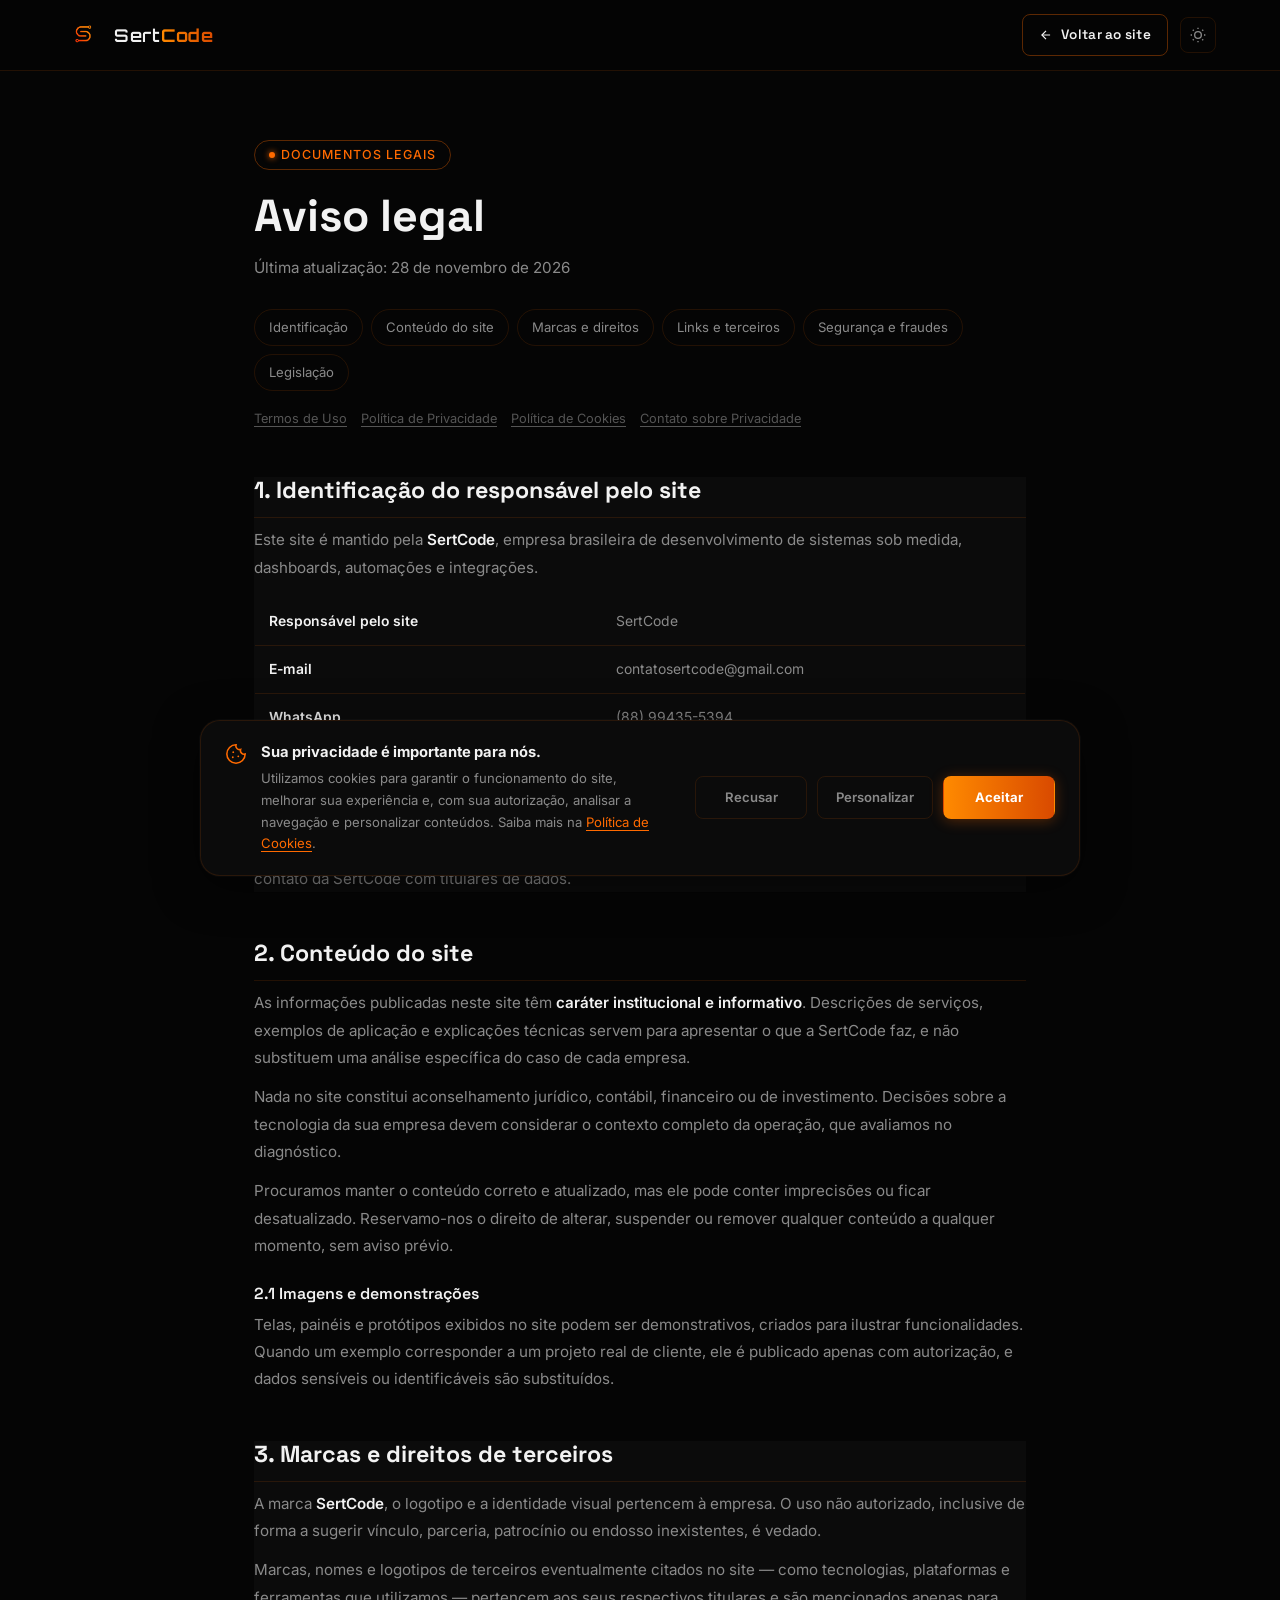
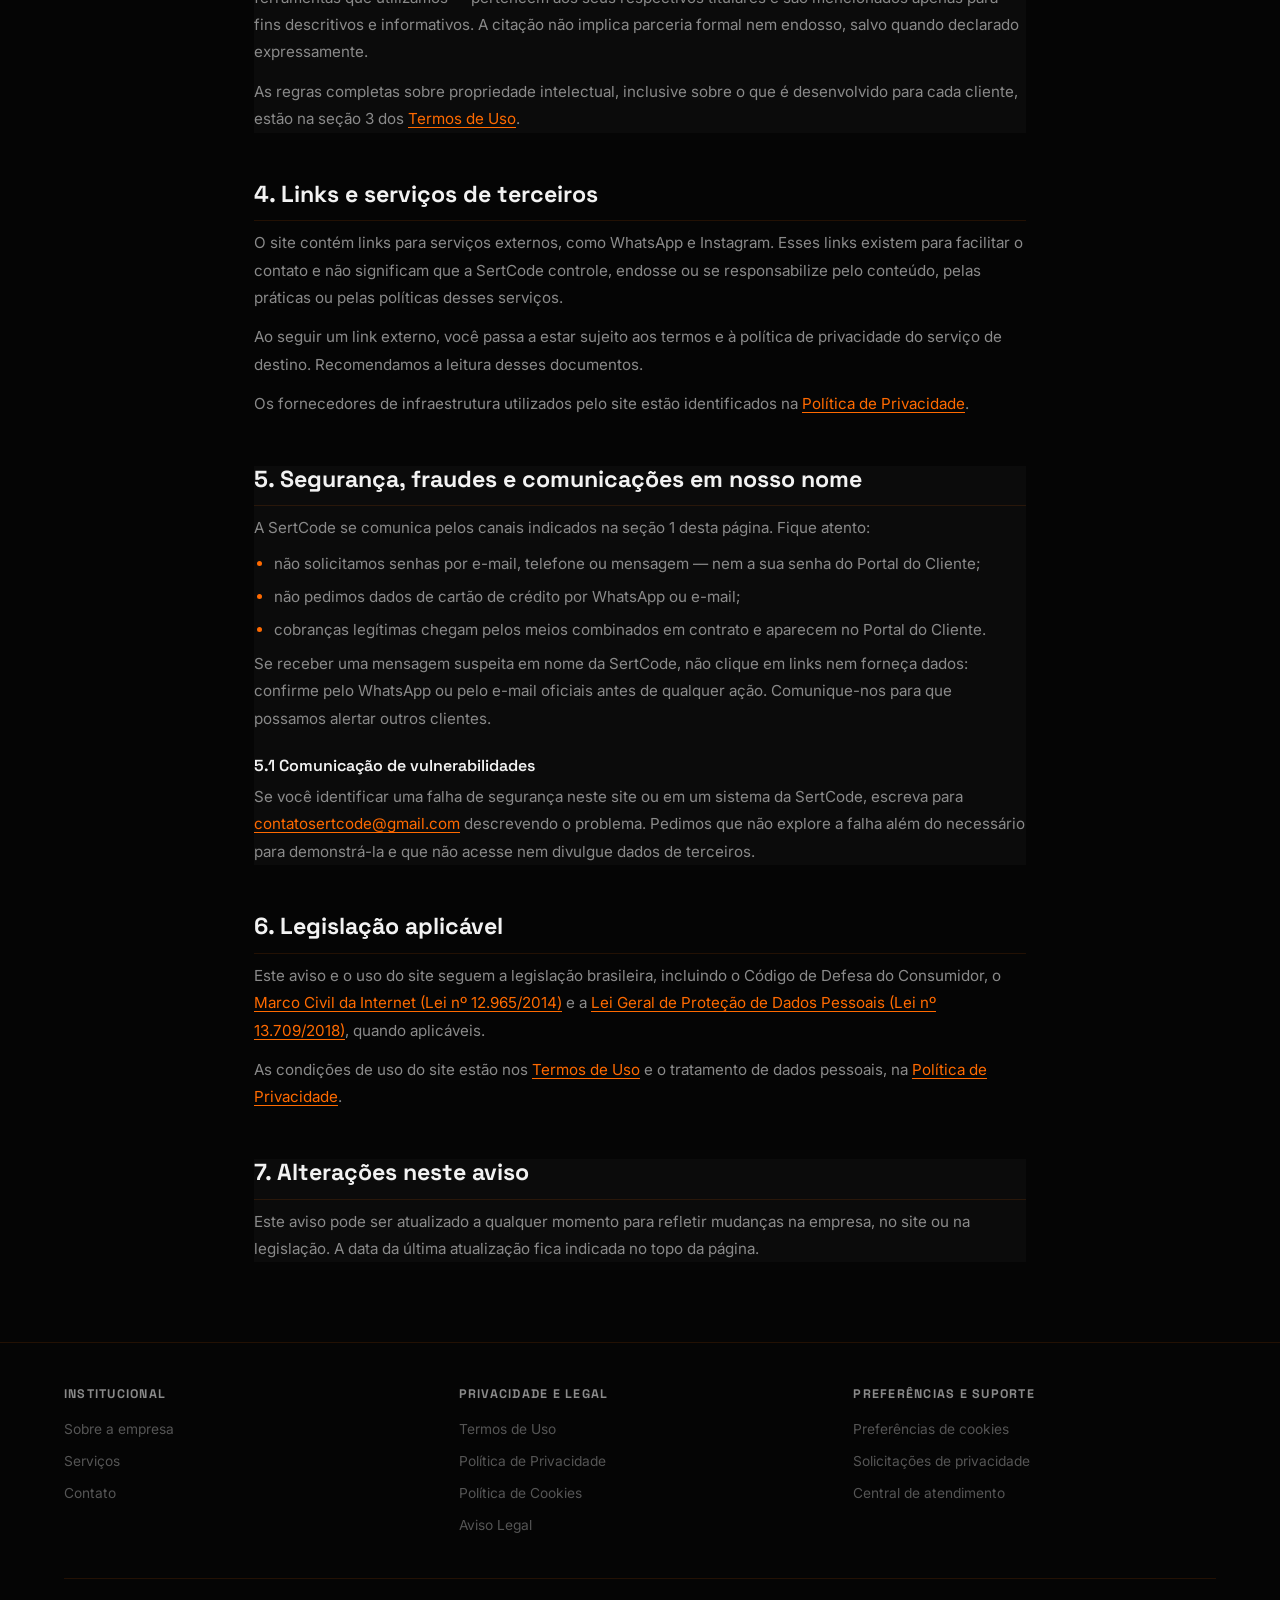
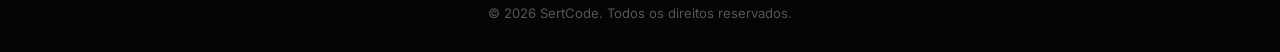
<file: aviso-legal.html>
<!DOCTYPE html>
<html lang="pt-BR">
<head>
  <meta charset="UTF-8">
  <meta name="viewport" content="width=device-width, initial-scale=1.0">
  <title>Aviso Legal — SertCode</title>
  <meta name="description" content="Identificação da SertCode, informações institucionais e limitações aplicáveis ao conteúdo do site sertcode.com.br.">
  <link rel="canonical" href="https://sertcode.com.br/aviso-legal.html">
  <link rel="icon" type="image/png" href="assets/logo-symbol.png">

  <link rel="preconnect" href="https://fonts.googleapis.com">
  <link rel="preconnect" href="https://fonts.gstatic.com" crossorigin>
  <link href="https://fonts.googleapis.com/css2?family=Inter:wght@400;500;600&family=Orbitron:wght@600;700&family=Space+Grotesk:wght@500;600;700;800&display=swap" rel="stylesheet">

  <link rel="stylesheet" href="css/variables.css?v=4">
  <link rel="stylesheet" href="css/reset.css?v=4">
  <link rel="stylesheet" href="css/components.css?v=4">
  <link rel="stylesheet" href="css/main.css?v=13">
  <link rel="stylesheet" href="css/cookies.css?v=1">

  <script>
    try { if (localStorage.getItem('sertcode_theme') === 'light') document.documentElement.setAttribute('data-theme', 'light'); } catch (e) {}
  </script>
</head>
<body>

<header id="navbar" class="scrolled">
  <div class="container nav-inner">
    <a href="index.html" class="nav-logo" aria-label="SertCode — Início">
      <img src="assets/logo-symbol.png" alt="SertCode" width="38" height="44">
      <span>Sert<em>Code</em></span>
    </a>
    <div class="legal-nav-actions">
      <a href="index.html" class="btn btn-outline legal-back">
        <svg width="14" height="14" fill="none" stroke="currentColor" stroke-width="2" viewBox="0 0 24 24" aria-hidden="true"><line x1="19" y1="12" x2="5" y2="12"/><polyline points="12 19 5 12 12 5"/></svg>
        Voltar ao site
      </a>
      <button class="theme-toggle" id="theme-toggle" aria-label="Alternar tema" title="Modo claro / escuro">
        <svg class="icon-sun" width="16" height="16" fill="none" stroke="currentColor" stroke-width="2" viewBox="0 0 24 24"><circle cx="12" cy="12" r="5"/><line x1="12" y1="1" x2="12" y2="3"/><line x1="12" y1="21" x2="12" y2="23"/><line x1="4.22" y1="4.22" x2="5.64" y2="5.64"/><line x1="18.36" y1="18.36" x2="19.78" y2="19.78"/><line x1="1" y1="12" x2="3" y2="12"/><line x1="21" y1="12" x2="23" y2="12"/><line x1="4.22" y1="19.78" x2="5.64" y2="18.36"/><line x1="18.36" y1="5.64" x2="19.78" y2="4.22"/></svg>
        <svg class="icon-moon" width="16" height="16" fill="none" stroke="currentColor" stroke-width="2" viewBox="0 0 24 24"><path d="M21 12.79A9 9 0 1111.21 3 7 7 0 0021 12.79z"/></svg>
      </button>
    </div>
  </div>
</header>

<main class="legal">
  <div class="container legal-inner">

    <div class="legal-head">
      <div class="badge">Documentos legais</div>
      <h1>Aviso legal</h1>
      <p class="legal-updated">Última atualização: 28 de novembro de 2026</p>
      <nav class="legal-toc" aria-label="Nesta página">
        <a href="#identificacao">Identificação</a>
        <a href="#conteudo">Conteúdo do site</a>
        <a href="#marcas">Marcas e direitos</a>
        <a href="#terceiros">Links e terceiros</a>
        <a href="#seguranca">Segurança e fraudes</a>
        <a href="#legislacao">Legislação</a>
      </nav>
      <nav class="legal-irmas" aria-label="Outros documentos">
        <a href="termos.html">Termos de Uso</a>
        <a href="privacidade.html">Política de Privacidade</a>
        <a href="cookies.html">Política de Cookies</a>
        <a href="contato-privacidade.html">Contato sobre Privacidade</a>
      </nav>
    </div>

    <section id="identificacao">
      <h2>1. Identificação do responsável pelo site</h2>
      <p>Este site é mantido pela <strong>SertCode</strong>, empresa brasileira de desenvolvimento de sistemas sob medida, dashboards, automações e integrações.</p>

      <!-- Identificação pelos canais de contato, como no aviso legal do
           SertLink. Quando a SertCode tiver razão social, CNPJ e
           endereço, acrescente três linhas nesta tabela: é o que o
           Marco Civil e o Decreto 7.962/2013 esperam de quem responde
           por um site, e o que torna a empresa localizável sem depender
           de alguém responder a uma mensagem. -->
      <div class="legal-tabela-rolagem">
        <table class="legal-tabela">
          <tbody>
            <tr><th scope="row">Responsável pelo site</th><td>SertCode</td></tr>
            <tr><th scope="row">E-mail</th><td><a href="mailto:contatosertcode@gmail.com">contatosertcode@gmail.com</a></td></tr>
            <tr><th scope="row">WhatsApp</th><td><a href="https://wa.me/5588994355394" target="_blank" rel="noopener">(88) 99435-5394</a></td></tr>
            <tr><th scope="row">Site</th><td><a href="https://sertcode.com.br">sertcode.com.br</a></td></tr>
            <tr><th scope="row">Instagram</th><td><a href="https://instagram.com/sertcode" target="_blank" rel="noopener">@sertcode</a></td></tr>
          </tbody>
        </table>
      </div>

      <p>Para assuntos relacionados a dados pessoais, utilize o canal de <a href="contato-privacidade.html">Contato sobre Privacidade</a>, que é o ponto de contato da SertCode com titulares de dados.</p>
    </section>

    <section id="conteudo">
      <h2>2. Conteúdo do site</h2>
      <p>As informações publicadas neste site têm <strong>caráter institucional e informativo</strong>. Descrições de serviços, exemplos de aplicação e explicações técnicas servem para apresentar o que a SertCode faz, e não substituem uma análise específica do caso de cada empresa.</p>
      <p>Nada no site constitui aconselhamento jurídico, contábil, financeiro ou de investimento. Decisões sobre a tecnologia da sua empresa devem considerar o contexto completo da operação, que avaliamos no diagnóstico.</p>
      <p>Procuramos manter o conteúdo correto e atualizado, mas ele pode conter imprecisões ou ficar desatualizado. Reservamo-nos o direito de alterar, suspender ou remover qualquer conteúdo a qualquer momento, sem aviso prévio.</p>

      <h3>2.1 Imagens e demonstrações</h3>
      <p>Telas, painéis e protótipos exibidos no site podem ser demonstrativos, criados para ilustrar funcionalidades. Quando um exemplo corresponder a um projeto real de cliente, ele é publicado apenas com autorização, e dados sensíveis ou identificáveis são substituídos.</p>
    </section>

    <section id="marcas">
      <h2>3. Marcas e direitos de terceiros</h2>
      <p>A marca <strong>SertCode</strong>, o logotipo e a identidade visual pertencem à empresa. O uso não autorizado, inclusive de forma a sugerir vínculo, parceria, patrocínio ou endosso inexistentes, é vedado.</p>
      <p>Marcas, nomes e logotipos de terceiros eventualmente citados no site — como tecnologias, plataformas e ferramentas que utilizamos — pertencem aos seus respectivos titulares e são mencionados apenas para fins descritivos e informativos. A citação não implica parceria formal nem endosso, salvo quando declarado expressamente.</p>
      <p>As regras completas sobre propriedade intelectual, inclusive sobre o que é desenvolvido para cada cliente, estão na seção 3 dos <a href="termos.html#propriedade">Termos de Uso</a>.</p>
    </section>

    <section id="terceiros">
      <h2>4. Links e serviços de terceiros</h2>
      <p>O site contém links para serviços externos, como WhatsApp e Instagram. Esses links existem para facilitar o contato e não significam que a SertCode controle, endosse ou se responsabilize pelo conteúdo, pelas práticas ou pelas políticas desses serviços.</p>
      <p>Ao seguir um link externo, você passa a estar sujeito aos termos e à política de privacidade do serviço de destino. Recomendamos a leitura desses documentos.</p>
      <p>Os fornecedores de infraestrutura utilizados pelo site estão identificados na <a href="privacidade.html#compartilhamento">Política de Privacidade</a>.</p>
    </section>

    <section id="seguranca">
      <h2>5. Segurança, fraudes e comunicações em nosso nome</h2>
      <p>A SertCode se comunica pelos canais indicados na seção 1 desta página. Fique atento:</p>
      <ul>
        <li>não solicitamos senhas por e-mail, telefone ou mensagem — nem a sua senha do Portal do Cliente;</li>
        <li>não pedimos dados de cartão de crédito por WhatsApp ou e-mail;</li>
        <li>cobranças legítimas chegam pelos meios combinados em contrato e aparecem no Portal do Cliente.</li>
      </ul>
      <p>Se receber uma mensagem suspeita em nome da SertCode, não clique em links nem forneça dados: confirme pelo WhatsApp ou pelo e-mail oficiais antes de qualquer ação. Comunique-nos para que possamos alertar outros clientes.</p>

      <h3>5.1 Comunicação de vulnerabilidades</h3>
      <p>Se você identificar uma falha de segurança neste site ou em um sistema da SertCode, escreva para <a href="mailto:contatosertcode@gmail.com">contatosertcode@gmail.com</a> descrevendo o problema. Pedimos que não explore a falha além do necessário para demonstrá-la e que não acesse nem divulgue dados de terceiros.</p>
    </section>

    <section id="legislacao">
      <h2>6. Legislação aplicável</h2>
      <p>Este aviso e o uso do site seguem a legislação brasileira, incluindo o Código de Defesa do Consumidor, o <a href="https://www.planalto.gov.br/ccivil_03/_ato2011-2014/2014/lei/l12965.htm" target="_blank" rel="noopener">Marco Civil da Internet (Lei nº 12.965/2014)</a> e a <a href="https://www.planalto.gov.br/ccivil_03/_ato2015-2018/2018/lei/l13709.htm" target="_blank" rel="noopener">Lei Geral de Proteção de Dados Pessoais (Lei nº 13.709/2018)</a>, quando aplicáveis.</p>
      <p>As condições de uso do site estão nos <a href="termos.html">Termos de Uso</a> e o tratamento de dados pessoais, na <a href="privacidade.html">Política de Privacidade</a>.</p>
    </section>

    <section id="alteracoes">
      <h2>7. Alterações neste aviso</h2>
      <p>Este aviso pode ser atualizado a qualquer momento para refletir mudanças na empresa, no site ou na legislação. A data da última atualização fica indicada no topo da página.</p>
    </section>

  </div>
</main>

<footer class="legal-footer">
  <div class="container">
    <div class="legal-footer-cols">
      <div class="legal-footer-col">
        <h4>Institucional</h4>
        <a href="index.html#sobre">Sobre a empresa</a>
        <a href="index.html#servicos">Serviços</a>
        <a href="index.html#contato">Contato</a>
      </div>
      <div class="legal-footer-col">
        <h4>Privacidade e Legal</h4>
        <a href="termos.html">Termos de Uso</a>
        <a href="privacidade.html">Política de Privacidade</a>
        <a href="cookies.html">Política de Cookies</a>
        <a href="aviso-legal.html">Aviso Legal</a>
      </div>
      <div class="legal-footer-col">
        <h4>Preferências e Suporte</h4>
        <a href="#" data-cookies="preferencias">Preferências de cookies</a>
        <a href="contato-privacidade.html">Solicitações de privacidade</a>
        <a href="cliente.html">Central de atendimento</a>
      </div>
    </div>
    <div class="legal-footer-base">&copy; 2026 SertCode. Todos os direitos reservados.</div>
  </div>
</footer>

<script>
  document.getElementById('theme-toggle').addEventListener('click', function () {
    var root = document.documentElement;
    var toLight = root.getAttribute('data-theme') !== 'light';
    if (toLight) root.setAttribute('data-theme', 'light'); else root.removeAttribute('data-theme');
    try { localStorage.setItem('sertcode_theme', toLight ? 'light' : 'dark'); } catch (e) {}
  });
</script>
<script src="js/cookies.js?v=1" defer></script>

</body>
</html>
</file>
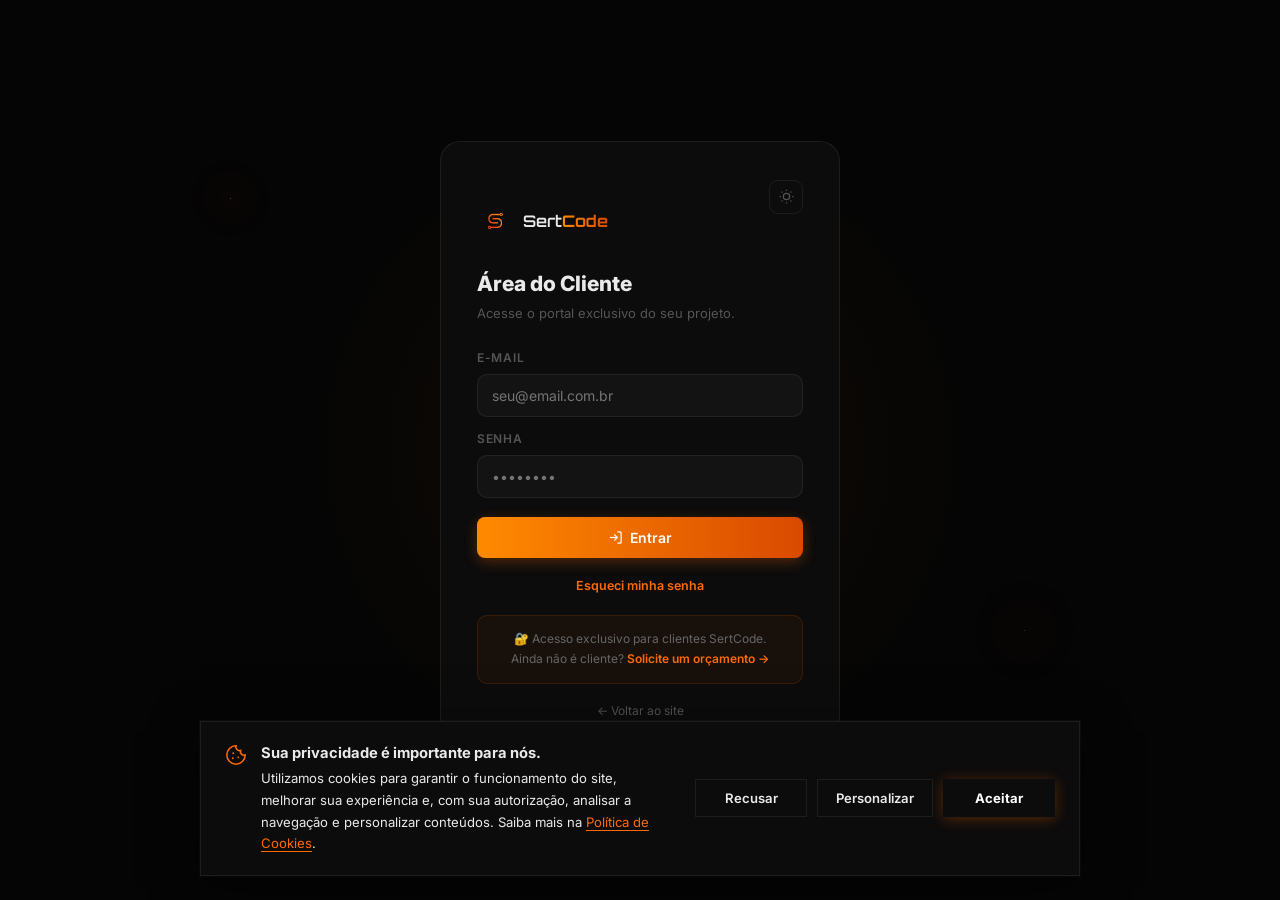
<file: cliente.html>
<!DOCTYPE html>
<html lang="pt-BR">
<head>
  <meta charset="UTF-8">
  <meta name="viewport" content="width=device-width, initial-scale=1.0">
  <title>Área do Cliente — SertCode</title>
  <link rel="icon" type="image/png" href="assets/logo-symbol.png">
  <link rel="preconnect" href="https://fonts.googleapis.com">
  <link rel="preconnect" href="https://fonts.gstatic.com" crossorigin>
  <link href="https://fonts.googleapis.com/css2?family=Inter:wght@400;500;600;700;800&family=Orbitron:wght@600;700&display=swap" rel="stylesheet">
  <link rel="stylesheet" href="css/portal.css?v=24">
  <link rel="stylesheet" href="css/cookies.css?v=1">
<script>
  // Lido antes da tela aparecer, para não piscar o tema errado ao abrir.
  try { if (localStorage.getItem('sertcode_theme') === 'light') document.documentElement.setAttribute('data-theme', 'light'); } catch (e) {}
  addEventListener('DOMContentLoaded', () => {
    const b = document.getElementById('tema-toggle');
    if (!b) return;
    b.addEventListener('click', () => {
      const claro = document.documentElement.getAttribute('data-theme') !== 'light';
      if (claro) document.documentElement.setAttribute('data-theme', 'light');
      else document.documentElement.removeAttribute('data-theme');
      try { localStorage.setItem('sertcode_theme', claro ? 'light' : 'dark'); } catch (e) {}
    });
  });
</script>
</head>
<body>

<div class="login-page">
  <div class="login-glow"></div>

  <!-- Partículas decorativas -->
  <div style="position:absolute;inset:0;pointer-events:none;overflow:hidden" aria-hidden="true">
    <div style="position:absolute;width:1px;height:1px;border-radius:50%;background:rgba(255,106,0,0.6);top:22%;left:18%;box-shadow:0 0 40px 12px rgba(255,106,0,0.08)"></div>
    <div style="position:absolute;width:1px;height:1px;border-radius:50%;background:rgba(255,106,0,0.4);top:70%;left:80%;box-shadow:0 0 60px 18px rgba(255,106,0,0.06)"></div>
  </div>

  <div class="login-card">

    <div style="display:flex;justify-content:flex-end;margin-bottom:-10px"><button class="tema-toggle" id="tema-toggle" aria-label="Alternar tema" title="Modo claro / escuro">
          <svg class="icone-sol" width="15" height="15" fill="none" stroke="currentColor" stroke-width="2" viewBox="0 0 24 24"><circle cx="12" cy="12" r="5"/><line x1="12" y1="1" x2="12" y2="3"/><line x1="12" y1="21" x2="12" y2="23"/><line x1="4.22" y1="4.22" x2="5.64" y2="5.64"/><line x1="18.36" y1="18.36" x2="19.78" y2="19.78"/><line x1="1" y1="12" x2="3" y2="12"/><line x1="21" y1="12" x2="23" y2="12"/><line x1="4.22" y1="19.78" x2="5.64" y2="18.36"/><line x1="18.36" y1="5.64" x2="19.78" y2="4.22"/></svg>
          <svg class="icone-lua" width="15" height="15" fill="none" stroke="currentColor" stroke-width="2" viewBox="0 0 24 24"><path d="M21 12.79A9 9 0 1111.21 3 7 7 0 0021 12.79z"/></svg>
        </button></div>

    <!-- Brand -->
    <div class="login-brand">
      <img src="assets/logo-symbol.png" alt="SertCode" width="36">
      <span class="login-brand-text">Sert<em>Code</em></span>
    </div>

    <div style="height:22px"></div>

    <div class="login-title">Área do Cliente</div>
    <div class="login-sub">Acesse o portal exclusivo do seu projeto.</div>

    <!-- Form -->
    <form class="login-form" id="login-form" novalidate>
      <div class="form-group">
        <label>E-mail</label>
        <input type="email" id="login-email" placeholder="seu@email.com.br" required autocomplete="email">
      </div>
      <div class="form-group">
        <label>Senha</label>
        <input type="password" id="login-pass" placeholder="••••••••" required autocomplete="current-password">
      </div>
      <button type="submit" class="btn btn-primary" id="login-btn">
        <svg width="15" height="15" fill="none" stroke="currentColor" stroke-width="2" viewBox="0 0 24 24" aria-hidden="true"><path d="M15 3h4a2 2 0 012 2v14a2 2 0 01-2 2h-4"/><polyline points="10 17 15 12 10 7"/><line x1="15" y1="12" x2="3" y2="12"/></svg>
        Entrar
      </button>
      <div id="login-error" style="display:none;margin-top:12px;font-size:12.5px;color:#EF4444;text-align:center;padding:10px;background:rgba(239,68,68,0.07);border-radius:8px;border:1px solid rgba(239,68,68,0.2)">
        Credenciais inválidas. Verifique seu e-mail e senha.
      </div>
      <p class="login-switch"><button type="button" id="abrir-recuperar">Esqueci minha senha</button></p>
    </form>

    <!-- ══ RECUPERAR SENHA ══ -->
    <section id="view-recuperar" hidden>
      <div class="login-title">Recuperar senha</div>
      <div class="login-sub">Informe o e-mail do seu acesso. Enviaremos um link para você criar uma senha nova.</div>

      <form class="login-form" id="recuperar-form" novalidate>
        <div class="form-group">
          <label for="rec-email">E-mail</label>
          <input type="email" id="rec-email" placeholder="seu@email.com.br" required autocomplete="email">
        </div>
        <button type="submit" class="btn btn-primary" id="rec-btn">Enviar link de recuperação</button>
        <div class="form-msg" id="rec-msg" role="alert"></div>
      </form>

      <p class="login-switch">Lembrou a senha? <button type="button" id="voltar-login">Entrar</button></p>
    </section>

    <!-- ══ DEFINIR NOVA SENHA (chegou pelo link do e-mail) ══ -->
    <section id="view-nova-senha" hidden>
      <div class="login-title">Criar nova senha</div>
      <div class="login-sub">Escolha a senha que você vai usar para entrar na Área do Cliente.</div>

      <form class="login-form" id="nova-senha-form" novalidate>
        <div class="form-group">
          <label for="ns-senha">Nova senha</label>
          <input type="password" id="ns-senha" placeholder="Mínimo 8 caracteres" required autocomplete="new-password" minlength="8">
        </div>
        <div class="form-group">
          <label for="ns-senha2">Confirmar senha</label>
          <input type="password" id="ns-senha2" placeholder="Repita a senha" required autocomplete="new-password" minlength="8">
        </div>
        <button type="submit" class="btn btn-primary" id="ns-btn">Salvar e entrar</button>
        <div class="form-msg" id="ns-msg" role="alert"></div>
      </form>
    </section>

    <!-- Demo note -->
    <div id="login-extra" style="margin-top:20px;padding:13px 14px;background:rgba(255,106,0,0.05);border:1px solid rgba(255,106,0,0.14);border-radius:10px;font-size:12px;color:#666;text-align:center;line-height:1.7">
      🔐 Acesso exclusivo para clientes SertCode.<br>
      Ainda não é cliente?
      <a href="index.html#contato" style="color:var(--orange);font-weight:600">Solicite um orçamento →</a>
    </div>


    <a href="index.html" class="login-back">← Voltar ao site</a>
  </div>
</div>

<script type="module">
import { supabase } from './js/supabase.js'

const $ = id => document.getElementById(id);
const msgSet = (id, texto, tipo = 'error') => {
  const el = $(id); el.textContent = texto; el.className = 'form-msg show ' + tipo;
};

/* ── MOSTRAR / OCULTAR SENHA ── */
const OLHO = '<svg width="16" height="16" fill="none" stroke="currentColor" stroke-width="2" viewBox="0 0 24 24" aria-hidden="true"><path d="M1 12s4-8 11-8 11 8 11 8-4 8-11 8-11-8-11-8z"/><circle cx="12" cy="12" r="3"/></svg>';
const OLHO_OFF = '<svg width="16" height="16" fill="none" stroke="currentColor" stroke-width="2" viewBox="0 0 24 24" aria-hidden="true"><path d="M17.94 17.94A10.07 10.07 0 0112 20c-7 0-11-8-11-8a18.45 18.45 0 015.06-5.94M9.9 4.24A9.12 9.12 0 0112 4c7 0 11 8 11 8a18.5 18.5 0 01-2.16 3.19m-6.72-1.07a3 3 0 11-4.24-4.24"/><line x1="1" y1="1" x2="23" y2="23"/></svg>';
document.querySelectorAll('.login-form input[type="password"]').forEach(campo => {
  const caixa = document.createElement('div');
  caixa.className = 'pass-wrap';
  campo.replaceWith(caixa);
  caixa.appendChild(campo);

  const botao = document.createElement('button');
  botao.type = 'button';
  botao.className = 'pass-toggle';
  botao.innerHTML = OLHO;
  botao.setAttribute('aria-label', 'Mostrar senha');
  botao.addEventListener('click', () => {
    const mostrar = campo.type === 'password';
    campo.type = mostrar ? 'text' : 'password';
    botao.innerHTML = mostrar ? OLHO_OFF : OLHO;
    botao.setAttribute('aria-label', mostrar ? 'Ocultar senha' : 'Mostrar senha');
    campo.focus();
  });
  caixa.appendChild(botao);
});

/* ── ALTERNAR ENTRE LOGIN, RECUPERAÇÃO E NOVA SENHA ── */
function mostrarTela(tela) {
  $('login-form').hidden       = tela !== 'login';
  $('login-extra').hidden      = tela !== 'login';
  $('view-recuperar').hidden   = tela !== 'recuperar';
  $('view-nova-senha').hidden  = tela !== 'nova-senha';
  document.querySelector('.login-title').hidden = tela !== 'login';
  document.querySelector('.login-sub').hidden   = tela !== 'login';
}
$('abrir-recuperar').addEventListener('click', () => mostrarTela('recuperar'));
$('voltar-login').addEventListener('click', () => mostrarTela('login'));

// O link enviado por e-mail volta para cá já com uma sessão de recuperação:
// nesse caso a pessoa não digita senha antiga, apenas define a nova.
supabase.auth.onAuthStateChange((evento) => {
  if (evento === 'PASSWORD_RECOVERY') mostrarTela('nova-senha');
});

/* ── PEDIR O LINK ── */
$('recuperar-form').addEventListener('submit', async (e) => {
  e.preventDefault();
  const email = $('rec-email').value.trim();
  if (!/^[^\s@]+@[^\s@]+\.[^\s@]+$/.test(email)) return msgSet('rec-msg', 'Informe um e-mail válido.');

  const btn = $('rec-btn'), orig = btn.textContent;
  btn.textContent = 'Enviando...'; btn.disabled = true;

  const { error } = await supabase.auth.resetPasswordForEmail(email, {
    redirectTo: new URL('cliente.html', location.href).href,
  });

  btn.textContent = orig; btn.disabled = false;
  // A mensagem não revela se o e-mail existe: dizer "não encontrado" permitiria
  // descobrir quem é cliente da SertCode.
  msgSet('rec-msg', error
    ? 'Não foi possível enviar agora. Tente novamente em instantes.'
    : 'Se este e-mail tiver acesso, o link de recuperação chegará em instantes. Verifique também a caixa de spam.',
    error ? 'error' : 'success');
});

/* ── DEFINIR A NOVA SENHA ── */
$('nova-senha-form').addEventListener('submit', async (e) => {
  e.preventDefault();
  const senha = $('ns-senha').value, senha2 = $('ns-senha2').value;
  if (senha.length < 8)   return msgSet('ns-msg', 'A senha precisa ter pelo menos 8 caracteres.');
  if (senha !== senha2)   return msgSet('ns-msg', 'As senhas não conferem.');

  const btn = $('ns-btn'), orig = btn.textContent;
  btn.textContent = 'Salvando...'; btn.disabled = true;

  const { error } = await supabase.auth.updateUser({ password: senha });
  if (error) {
    btn.textContent = orig; btn.disabled = false;
    return msgSet('ns-msg', 'Não foi possível salvar: ' + error.message);
  }
  msgSet('ns-msg', 'Senha alterada. Entrando...', 'success');
  setTimeout(() => { window.location.href = 'portal.html'; }, 900);
});

document.getElementById('login-form').addEventListener('submit', async function(e) {
  e.preventDefault();
  const email = document.getElementById('login-email').value.trim();
  const pass  = document.getElementById('login-pass').value;
  const btn   = document.getElementById('login-btn');
  const err   = document.getElementById('login-error');
  const orig  = btn.innerHTML;

  if (!email || !pass) {
    err.textContent = 'Preencha o e-mail e a senha.';
    err.style.display = 'block';
    return;
  }

  btn.innerHTML = 'Entrando...';
  btn.disabled  = true;
  err.style.display = 'none';

  const { data, error } = await supabase.auth.signInWithPassword({ email, password: pass });

  if (error) {
    // "Email not confirmed" vira "senha errada" se não for separado, e o
    // cliente fica tentando a senha certa sem entender o que falta.
    err.textContent = /confirm/i.test(error.message)
      ? 'Seu e-mail ainda não foi confirmado. Procure a mensagem de confirmação na caixa de entrada e no spam, ou peça à SertCode para liberar o acesso.'
      : 'Credenciais inválidas. Verifique seu e-mail e senha.';
    err.style.display = 'block';
    btn.innerHTML = orig;
    btn.disabled  = false;
    return;
  }

  // Equipe SertCode entra pelo acesso próprio
  const { data: profile } = await supabase
    .from('profiles')
    .select('role')
    .eq('id', data.user.id)
    .single();

  if (['gestor', 'colaborador'].includes(profile?.role)) {
    await supabase.auth.signOut();
    err.textContent = 'O acesso da equipe SertCode é feito pela área da equipe.';
    err.style.display = 'block';
    btn.innerHTML = orig;
    btn.disabled  = false;
    return;
  }

  window.location.href = 'portal.html';
});
</script>

<script src="js/cookies.js?v=1" defer></script>

</body>
</html>
</file>
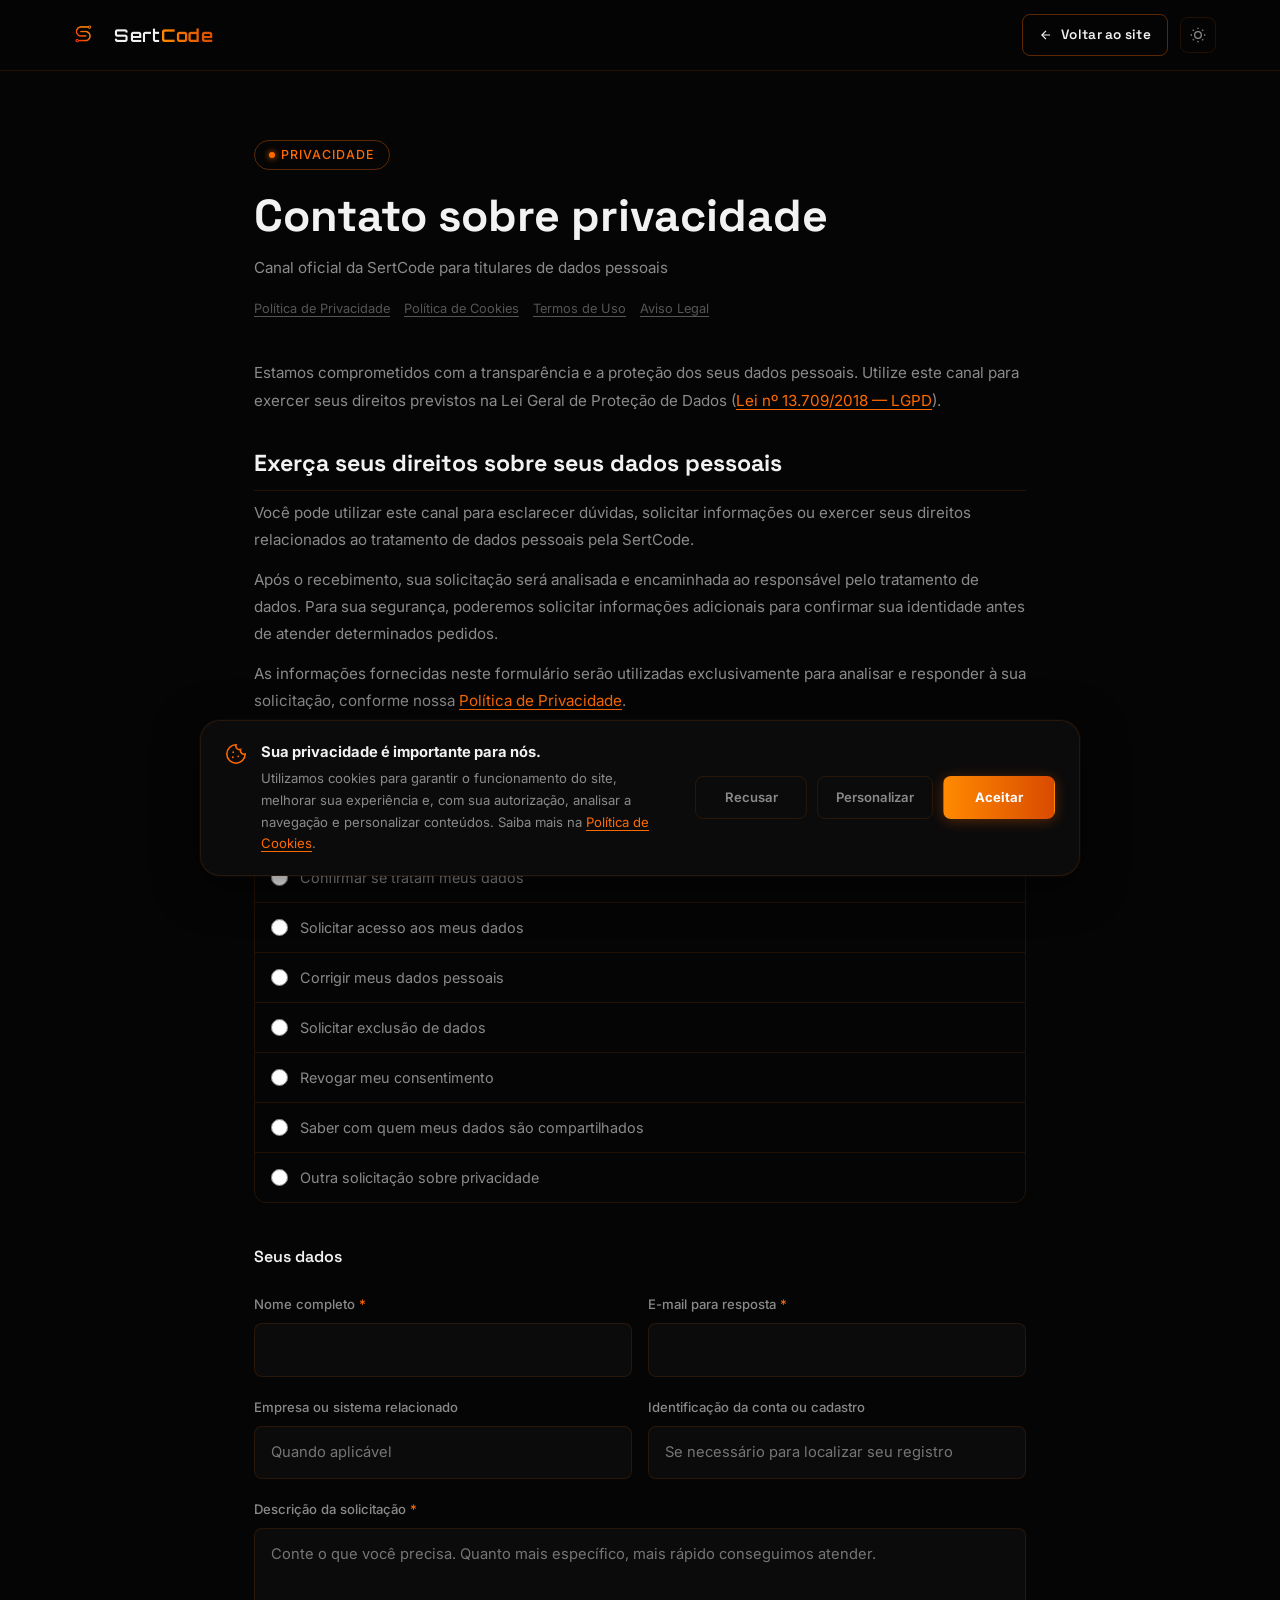
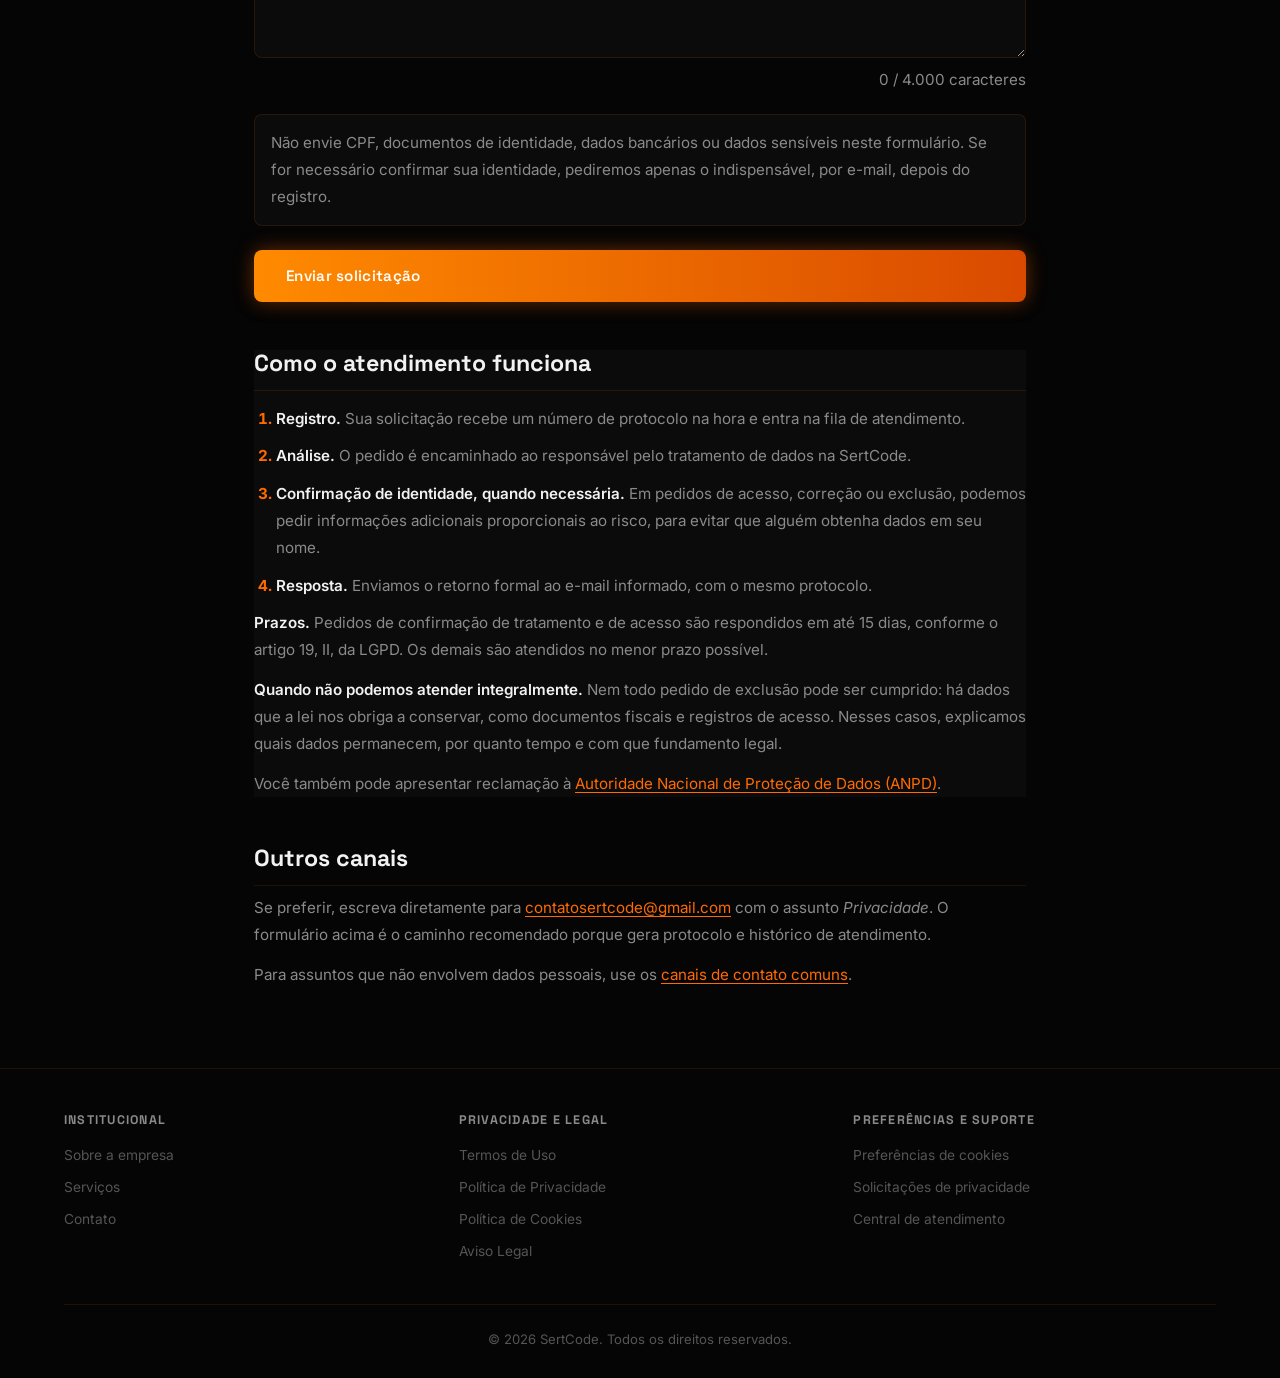
<file: contato-privacidade.html>
<!DOCTYPE html>
<html lang="pt-BR">
<head>
  <meta charset="UTF-8">
  <meta name="viewport" content="width=device-width, initial-scale=1.0">
  <title>Contato sobre Privacidade — SertCode</title>
  <meta name="description" content="Canal da SertCode para exercer seus direitos sobre dados pessoais previstos na LGPD: confirmação, acesso, correção, exclusão, revogação de consentimento e compartilhamento.">
  <link rel="canonical" href="https://sertcode.com.br/contato-privacidade.html">
  <link rel="icon" type="image/png" href="assets/logo-symbol.png">

  <link rel="preconnect" href="https://fonts.googleapis.com">
  <link rel="preconnect" href="https://fonts.gstatic.com" crossorigin>
  <link href="https://fonts.googleapis.com/css2?family=Inter:wght@400;500;600&family=Orbitron:wght@600;700&family=Space+Grotesk:wght@500;600;700;800&display=swap" rel="stylesheet">

  <link rel="stylesheet" href="css/variables.css?v=4">
  <link rel="stylesheet" href="css/reset.css?v=4">
  <link rel="stylesheet" href="css/components.css?v=4">
  <link rel="stylesheet" href="css/main.css?v=13">
  <link rel="stylesheet" href="css/cookies.css?v=1">

  <script>
    try { if (localStorage.getItem('sertcode_theme') === 'light') document.documentElement.setAttribute('data-theme', 'light'); } catch (e) {}
  </script>
</head>
<body>

<header id="navbar" class="scrolled">
  <div class="container nav-inner">
    <a href="index.html" class="nav-logo" aria-label="SertCode — Início">
      <img src="assets/logo-symbol.png" alt="SertCode" width="38" height="44">
      <span>Sert<em>Code</em></span>
    </a>
    <div class="legal-nav-actions">
      <a href="index.html" class="btn btn-outline legal-back">
        <svg width="14" height="14" fill="none" stroke="currentColor" stroke-width="2" viewBox="0 0 24 24" aria-hidden="true"><line x1="19" y1="12" x2="5" y2="12"/><polyline points="12 19 5 12 12 5"/></svg>
        Voltar ao site
      </a>
      <button class="theme-toggle" id="theme-toggle" aria-label="Alternar tema" title="Modo claro / escuro">
        <svg class="icon-sun" width="16" height="16" fill="none" stroke="currentColor" stroke-width="2" viewBox="0 0 24 24"><circle cx="12" cy="12" r="5"/><line x1="12" y1="1" x2="12" y2="3"/><line x1="12" y1="21" x2="12" y2="23"/><line x1="4.22" y1="4.22" x2="5.64" y2="5.64"/><line x1="18.36" y1="18.36" x2="19.78" y2="19.78"/><line x1="1" y1="12" x2="3" y2="12"/><line x1="21" y1="12" x2="23" y2="12"/><line x1="4.22" y1="19.78" x2="5.64" y2="18.36"/><line x1="18.36" y1="5.64" x2="19.78" y2="4.22"/></svg>
        <svg class="icon-moon" width="16" height="16" fill="none" stroke="currentColor" stroke-width="2" viewBox="0 0 24 24"><path d="M21 12.79A9 9 0 1111.21 3 7 7 0 0021 12.79z"/></svg>
      </button>
    </div>
  </div>
</header>

<main class="legal">
  <div class="container legal-inner">

    <div class="legal-head">
      <div class="badge">Privacidade</div>
      <h1>Contato sobre privacidade</h1>
      <p class="legal-updated">Canal oficial da SertCode para titulares de dados pessoais</p>
      <nav class="legal-irmas" aria-label="Outros documentos">
        <a href="privacidade.html">Política de Privacidade</a>
        <a href="cookies.html">Política de Cookies</a>
        <a href="termos.html">Termos de Uso</a>
        <a href="aviso-legal.html">Aviso Legal</a>
      </nav>
    </div>

    <p>Estamos comprometidos com a transparência e a proteção dos seus dados pessoais. Utilize este canal para exercer seus direitos previstos na Lei Geral de Proteção de Dados (<a href="https://www.planalto.gov.br/ccivil_03/_ato2015-2018/2018/lei/l13709.htm" target="_blank" rel="noopener">Lei nº 13.709/2018 — LGPD</a>).</p>

    <section id="formulario" style="margin-top:36px">
      <h2>Exerça seus direitos sobre seus dados pessoais</h2>
      <p>Você pode utilizar este canal para esclarecer dúvidas, solicitar informações ou exercer seus direitos relacionados ao tratamento de dados pessoais pela SertCode.</p>
      <p>Após o recebimento, sua solicitação será analisada e encaminhada ao responsável pelo tratamento de dados. Para sua segurança, poderemos solicitar informações adicionais para confirmar sua identidade antes de atender determinados pedidos.</p>
      <p>As informações fornecidas neste formulário serão utilizadas exclusivamente para analisar e responder à sua solicitação, conforme nossa <a href="privacidade.html">Política de Privacidade</a>.</p>

      <!-- Resultado do envio: substitui o formulário quando dá certo. -->
      <div class="pv-protocolo" id="pv-sucesso" hidden>
        <div class="pv-protocolo-icone" aria-hidden="true">
          <svg width="26" height="26" viewBox="0 0 24 24" fill="none" stroke="currentColor" stroke-width="2.2"><polyline points="20 6 9 17 4 12"/></svg>
        </div>
        <h3>Solicitação registrada</h3>
        <p>Guarde o número do protocolo para acompanhar o atendimento:</p>
        <p class="pv-protocolo-numero" id="pv-numero">—</p>
        <p class="pv-protocolo-nota">Enviaremos a resposta para o e-mail informado. Pedidos de confirmação e de acesso são respondidos em até 15 dias, conforme o artigo 19 da LGPD. Se precisarmos de mais tempo ou de confirmar sua identidade, avisaremos dentro desse prazo.</p>
        <p><a href="index.html" class="btn btn-outline">Voltar ao site</a></p>
      </div>

      <form class="pv-form" id="pv-form" novalidate>
        <h3 class="pv-grupo-titulo">Como podemos ajudar?</h3>
        <fieldset class="pv-fieldset">
          <legend class="pv-legend">Selecione o assunto da sua solicitação <span class="pv-obrig">*</span></legend>
          <div class="pv-opcoes" id="pv-tipos">
            <label class="pv-opcao"><input type="radio" name="tipo" value="CONFIRMAR" required><span>Confirmar se tratam meus dados</span></label>
            <label class="pv-opcao"><input type="radio" name="tipo" value="ACESSO"><span>Solicitar acesso aos meus dados</span></label>
            <label class="pv-opcao"><input type="radio" name="tipo" value="CORRIGIR"><span>Corrigir meus dados pessoais</span></label>
            <label class="pv-opcao"><input type="radio" name="tipo" value="EXCLUIR"><span>Solicitar exclusão de dados</span></label>
            <label class="pv-opcao"><input type="radio" name="tipo" value="REVOGAR"><span>Revogar meu consentimento</span></label>
            <label class="pv-opcao"><input type="radio" name="tipo" value="COMPARTILHAMENTO"><span>Saber com quem meus dados são compartilhados</span></label>
            <label class="pv-opcao"><input type="radio" name="tipo" value="OUTRA"><span>Outra solicitação sobre privacidade</span></label>
          </div>
        </fieldset>

        <h3 class="pv-grupo-titulo">Seus dados</h3>
        <div class="form-row">
          <div class="form-group">
            <label for="pv-nome">Nome completo <span class="pv-obrig">*</span></label>
            <input type="text" id="pv-nome" name="nome" autocomplete="name" maxlength="120" required>
          </div>
          <div class="form-group">
            <label for="pv-email">E-mail para resposta <span class="pv-obrig">*</span></label>
            <input type="email" id="pv-email" name="email" autocomplete="email" maxlength="160" required>
          </div>
        </div>

        <div class="form-row">
          <div class="form-group">
            <label for="pv-empresa">Empresa ou sistema relacionado</label>
            <input type="text" id="pv-empresa" name="empresa" maxlength="120" placeholder="Quando aplicável">
          </div>
          <div class="form-group">
            <label for="pv-conta">Identificação da conta ou cadastro</label>
            <input type="text" id="pv-conta" name="conta" maxlength="160" placeholder="Se necessário para localizar seu registro">
          </div>
        </div>

        <div class="form-group">
          <label for="pv-descricao">Descrição da solicitação <span class="pv-obrig">*</span></label>
          <textarea id="pv-descricao" name="descricao" maxlength="4000" required
            placeholder="Conte o que você precisa. Quanto mais específico, mais rápido conseguimos atender."></textarea>
          <p class="pv-contador"><span id="pv-contagem">0</span> / 4.000 caracteres</p>
        </div>

        <!-- Campo invisível: pessoa nenhuma vê, só robô preenche. -->
        <div class="pv-armadilha" aria-hidden="true">
          <label for="pv-website">Não preencha este campo</label>
          <input type="text" id="pv-website" name="website" tabindex="-1" autocomplete="off">
        </div>

        <p class="pv-aviso">
          Não envie CPF, documentos de identidade, dados bancários ou dados sensíveis neste formulário.
          Se for necessário confirmar sua identidade, pediremos apenas o indispensável, por e-mail, depois do registro.
        </p>

        <div class="form-feedback" id="pv-feedback" role="status" aria-live="polite"></div>

        <button type="submit" class="btn btn-primary form-submit" id="pv-enviar">
          Enviar solicitação
        </button>
      </form>
    </section>

    <section id="como-funciona">
      <h2>Como o atendimento funciona</h2>
      <ol class="legal-passos">
        <li><strong>Registro.</strong> Sua solicitação recebe um número de protocolo na hora e entra na fila de atendimento.</li>
        <li><strong>Análise.</strong> O pedido é encaminhado ao responsável pelo tratamento de dados na SertCode.</li>
        <li><strong>Confirmação de identidade, quando necessária.</strong> Em pedidos de acesso, correção ou exclusão, podemos pedir informações adicionais proporcionais ao risco, para evitar que alguém obtenha dados em seu nome.</li>
        <li><strong>Resposta.</strong> Enviamos o retorno formal ao e-mail informado, com o mesmo protocolo.</li>
      </ol>
      <p><strong>Prazos.</strong> Pedidos de confirmação de tratamento e de acesso são respondidos em até 15 dias, conforme o artigo 19, II, da LGPD. Os demais são atendidos no menor prazo possível.</p>
      <p><strong>Quando não podemos atender integralmente.</strong> Nem todo pedido de exclusão pode ser cumprido: há dados que a lei nos obriga a conservar, como documentos fiscais e registros de acesso. Nesses casos, explicamos quais dados permanecem, por quanto tempo e com que fundamento legal.</p>
      <p>Você também pode apresentar reclamação à <a href="https://www.gov.br/anpd/" target="_blank" rel="noopener">Autoridade Nacional de Proteção de Dados (ANPD)</a>.</p>
    </section>

    <section id="outros-canais">
      <h2>Outros canais</h2>
      <p>Se preferir, escreva diretamente para <a href="mailto:contatosertcode@gmail.com">contatosertcode@gmail.com</a> com o assunto <em>Privacidade</em>. O formulário acima é o caminho recomendado porque gera protocolo e histórico de atendimento.</p>
      <p>Para assuntos que não envolvem dados pessoais, use os <a href="index.html#contato">canais de contato comuns</a>.</p>
    </section>

  </div>
</main>

<footer class="legal-footer">
  <div class="container">
    <div class="legal-footer-cols">
      <div class="legal-footer-col">
        <h4>Institucional</h4>
        <a href="index.html#sobre">Sobre a empresa</a>
        <a href="index.html#servicos">Serviços</a>
        <a href="index.html#contato">Contato</a>
      </div>
      <div class="legal-footer-col">
        <h4>Privacidade e Legal</h4>
        <a href="termos.html">Termos de Uso</a>
        <a href="privacidade.html">Política de Privacidade</a>
        <a href="cookies.html">Política de Cookies</a>
        <a href="aviso-legal.html">Aviso Legal</a>
      </div>
      <div class="legal-footer-col">
        <h4>Preferências e Suporte</h4>
        <a href="#" data-cookies="preferencias">Preferências de cookies</a>
        <a href="contato-privacidade.html">Solicitações de privacidade</a>
        <a href="cliente.html">Central de atendimento</a>
      </div>
    </div>
    <div class="legal-footer-base">&copy; 2026 SertCode. Todos os direitos reservados.</div>
  </div>
</footer>

<script>
  document.getElementById('theme-toggle').addEventListener('click', function () {
    var root = document.documentElement;
    var toLight = root.getAttribute('data-theme') !== 'light';
    if (toLight) root.setAttribute('data-theme', 'light'); else root.removeAttribute('data-theme');
    try { localStorage.setItem('sertcode_theme', toLight ? 'light' : 'dark'); } catch (e) {}
  });
</script>
<script src="js/cookies.js?v=1" defer></script>

<script type="module">
import { supabase } from './js/supabase.js';

const form      = document.getElementById('pv-form');
const feedback  = document.getElementById('pv-feedback');
const botao     = document.getElementById('pv-enviar');
const descricao = document.getElementById('pv-descricao');
const contagem  = document.getElementById('pv-contagem');

descricao.addEventListener('input', () => {
  contagem.textContent = descricao.value.length.toLocaleString('pt-BR');
});

function avisar(texto, tipo) {
  feedback.textContent = texto;
  feedback.className = 'form-feedback ' + tipo;
}

form.addEventListener('submit', async (ev) => {
  ev.preventDefault();

  // A armadilha preenchida é robô: fingimos sucesso e não gravamos nada.
  if (document.getElementById('pv-website').value) {
    form.hidden = true;
    document.getElementById('pv-sucesso').hidden = false;
    return;
  }

  const tipo = form.querySelector('input[name="tipo"]:checked')?.value || '';
  const nome = document.getElementById('pv-nome').value.trim();
  const email = document.getElementById('pv-email').value.trim();
  const texto = descricao.value.trim();

  if (!tipo)              return avisar('Escolha o assunto da sua solicitação.', 'error');
  if (nome.length < 3)    return avisar('Informe seu nome completo.', 'error');
  if (!/^[^@\s]+@[^@\s]+\.[^@\s]+$/.test(email)) return avisar('Informe um e-mail válido para a resposta.', 'error');
  if (texto.length < 10)  return avisar('Descreva a solicitação com pelo menos 10 caracteres.', 'error');

  botao.disabled = true;
  botao.textContent = 'Enviando…';
  avisar('', '');

  // A gravação passa por uma função no banco: o visitante anônimo não
  // escreve na tabela, só pede o registro e recebe o protocolo de volta.
  const { data, error } = await supabase.rpc('abrir_solicitacao_privacidade', {
    p_name:        nome,
    p_email:       email,
    p_type:        tipo,
    p_description: texto,
    p_related_to:  document.getElementById('pv-empresa').value.trim() || null,
    p_account_ref: document.getElementById('pv-conta').value.trim() || null,
  });

  botao.disabled = false;
  botao.textContent = 'Enviar solicitação';

  if (error) {
    // A função devolve a mensagem pronta para o titular nos casos
    // previstos (limite de envios, campo inválido).
    avisar(error.message || 'Não conseguimos registrar agora. Tente novamente em alguns minutos ou escreva para contatosertcode@gmail.com.', 'error');
    return;
  }

  document.getElementById('pv-numero').textContent = data;
  form.hidden = true;
  document.getElementById('pv-sucesso').hidden = false;
  document.getElementById('pv-sucesso').scrollIntoView({ behavior: 'smooth', block: 'center' });
});
</script>

</body>
</html>
</file>
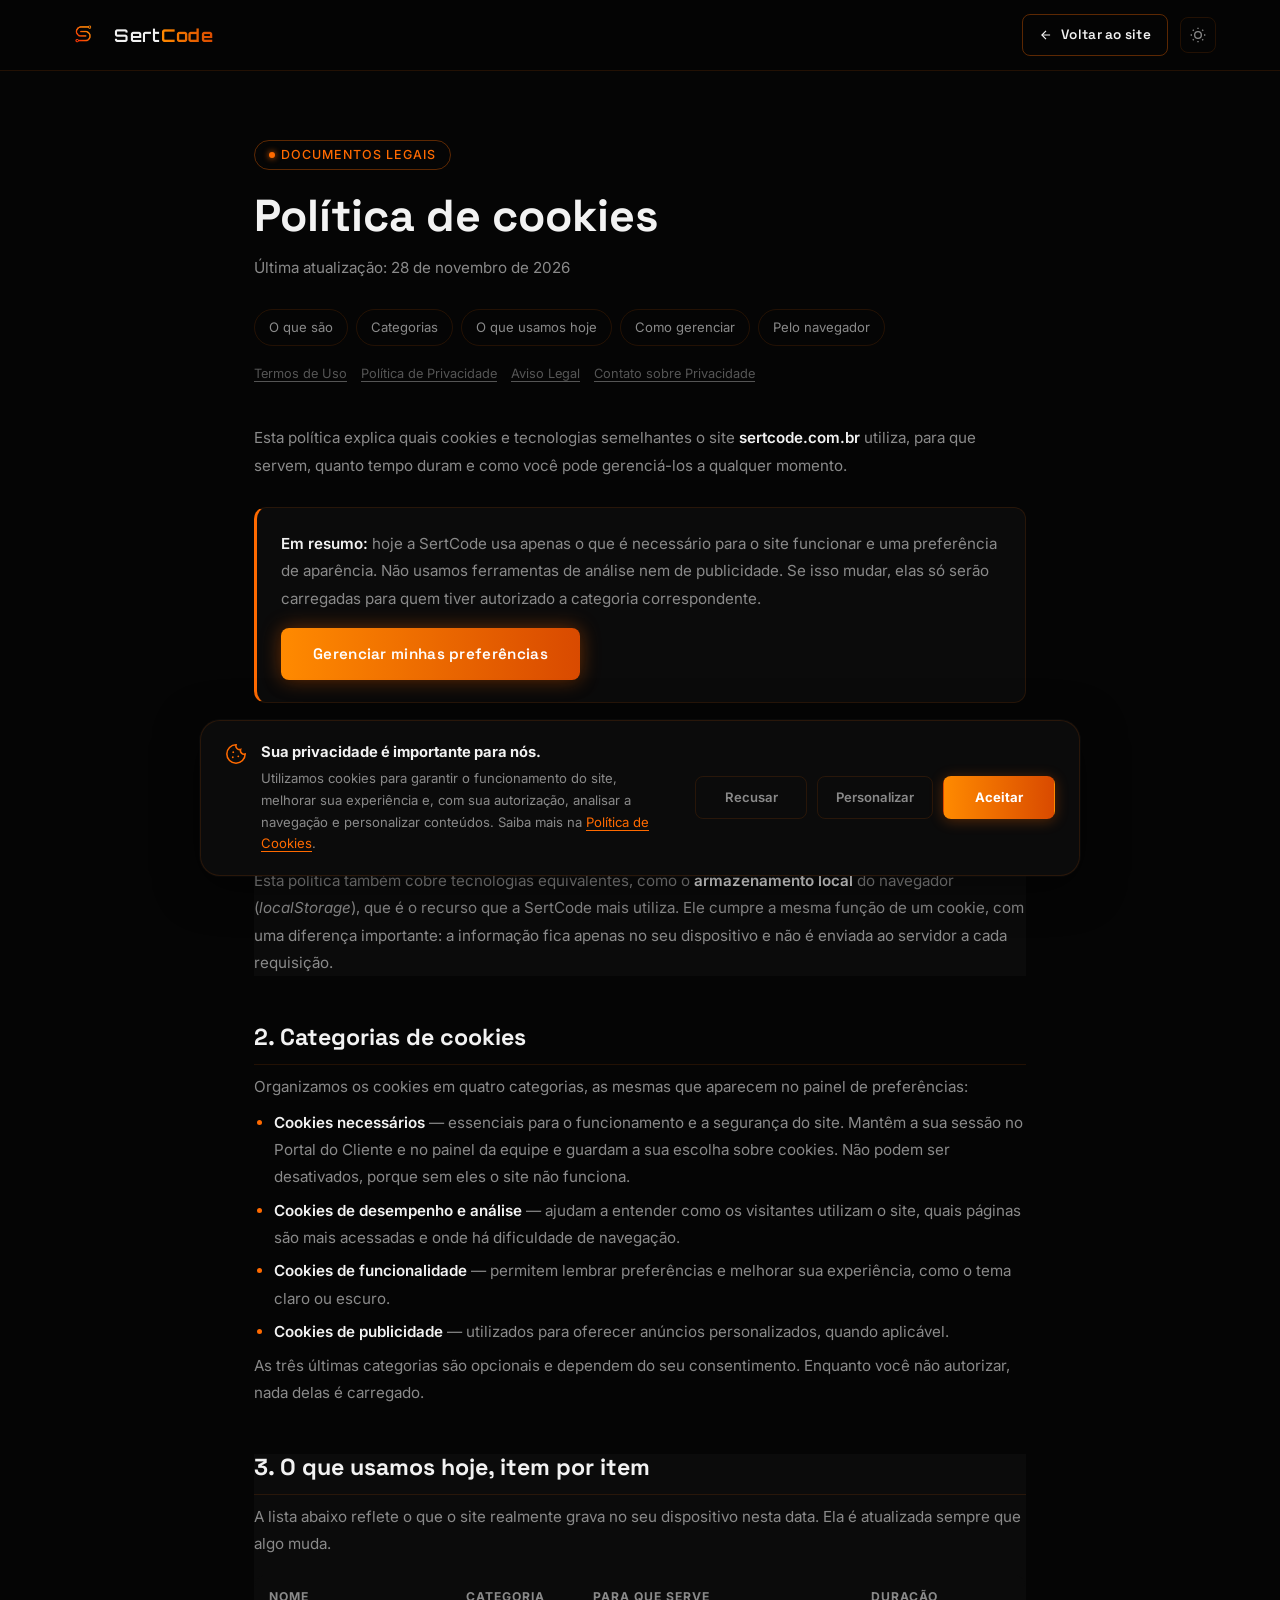
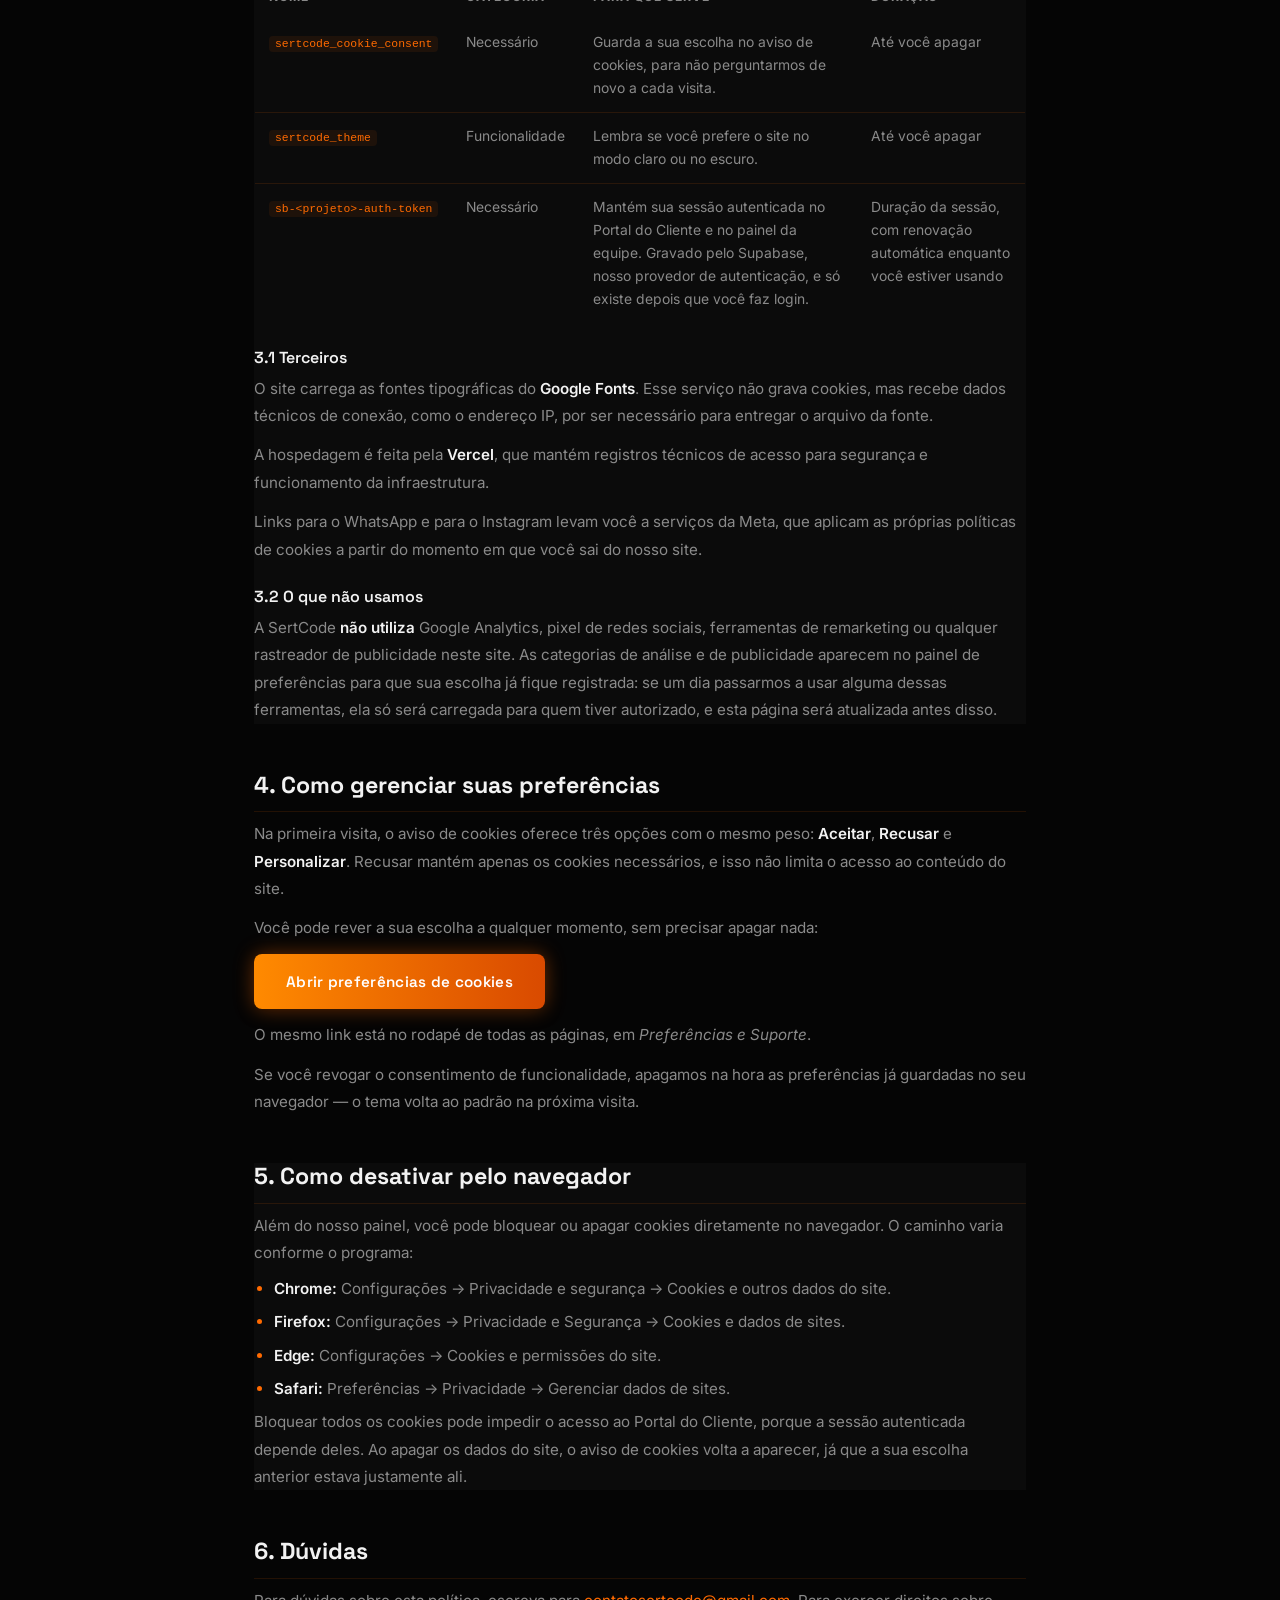
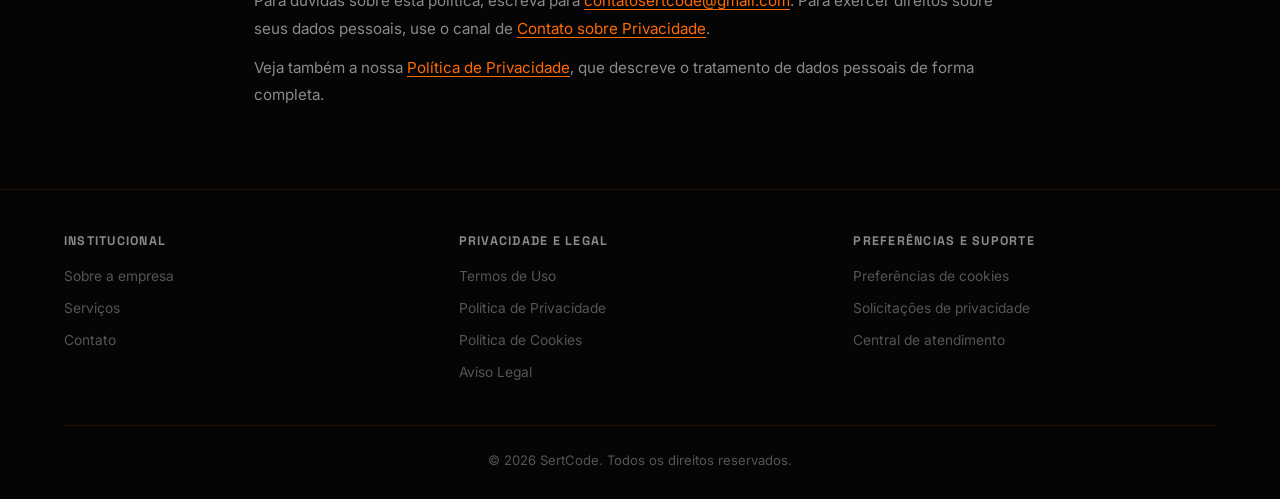
<file: cookies.html>
<!DOCTYPE html>
<html lang="pt-BR">
<head>
  <meta charset="UTF-8">
  <meta name="viewport" content="width=device-width, initial-scale=1.0">
  <title>Política de Cookies — SertCode</title>
  <meta name="description" content="Quais cookies o site da SertCode utiliza, para que servem, quanto tempo duram e como gerenciar ou desativar cada categoria.">
  <link rel="canonical" href="https://sertcode.com.br/cookies.html">
  <link rel="icon" type="image/png" href="assets/logo-symbol.png">

  <link rel="preconnect" href="https://fonts.googleapis.com">
  <link rel="preconnect" href="https://fonts.gstatic.com" crossorigin>
  <link href="https://fonts.googleapis.com/css2?family=Inter:wght@400;500;600&family=Orbitron:wght@600;700&family=Space+Grotesk:wght@500;600;700;800&display=swap" rel="stylesheet">

  <link rel="stylesheet" href="css/variables.css?v=4">
  <link rel="stylesheet" href="css/reset.css?v=4">
  <link rel="stylesheet" href="css/components.css?v=4">
  <link rel="stylesheet" href="css/main.css?v=13">
  <link rel="stylesheet" href="css/cookies.css?v=1">

  <script>
    try { if (localStorage.getItem('sertcode_theme') === 'light') document.documentElement.setAttribute('data-theme', 'light'); } catch (e) {}
  </script>
</head>
<body>

<header id="navbar" class="scrolled">
  <div class="container nav-inner">
    <a href="index.html" class="nav-logo" aria-label="SertCode — Início">
      <img src="assets/logo-symbol.png" alt="SertCode" width="38" height="44">
      <span>Sert<em>Code</em></span>
    </a>
    <div class="legal-nav-actions">
      <a href="index.html" class="btn btn-outline legal-back">
        <svg width="14" height="14" fill="none" stroke="currentColor" stroke-width="2" viewBox="0 0 24 24" aria-hidden="true"><line x1="19" y1="12" x2="5" y2="12"/><polyline points="12 19 5 12 12 5"/></svg>
        Voltar ao site
      </a>
      <button class="theme-toggle" id="theme-toggle" aria-label="Alternar tema" title="Modo claro / escuro">
        <svg class="icon-sun" width="16" height="16" fill="none" stroke="currentColor" stroke-width="2" viewBox="0 0 24 24"><circle cx="12" cy="12" r="5"/><line x1="12" y1="1" x2="12" y2="3"/><line x1="12" y1="21" x2="12" y2="23"/><line x1="4.22" y1="4.22" x2="5.64" y2="5.64"/><line x1="18.36" y1="18.36" x2="19.78" y2="19.78"/><line x1="1" y1="12" x2="3" y2="12"/><line x1="21" y1="12" x2="23" y2="12"/><line x1="4.22" y1="19.78" x2="5.64" y2="18.36"/><line x1="18.36" y1="5.64" x2="19.78" y2="4.22"/></svg>
        <svg class="icon-moon" width="16" height="16" fill="none" stroke="currentColor" stroke-width="2" viewBox="0 0 24 24"><path d="M21 12.79A9 9 0 1111.21 3 7 7 0 0021 12.79z"/></svg>
      </button>
    </div>
  </div>
</header>

<main class="legal">
  <div class="container legal-inner">

    <div class="legal-head">
      <div class="badge">Documentos legais</div>
      <h1>Política de cookies</h1>
      <p class="legal-updated">Última atualização: 28 de novembro de 2026</p>
      <nav class="legal-toc" aria-label="Nesta página">
        <a href="#o-que-sao">O que são</a>
        <a href="#categorias">Categorias</a>
        <a href="#quais-usamos">O que usamos hoje</a>
        <a href="#gerenciar">Como gerenciar</a>
        <a href="#navegador">Pelo navegador</a>
      </nav>
      <nav class="legal-irmas" aria-label="Outros documentos">
        <a href="termos.html">Termos de Uso</a>
        <a href="privacidade.html">Política de Privacidade</a>
        <a href="aviso-legal.html">Aviso Legal</a>
        <a href="contato-privacidade.html">Contato sobre Privacidade</a>
      </nav>
    </div>

    <p>Esta política explica quais cookies e tecnologias semelhantes o site <strong>sertcode.com.br</strong> utiliza, para que servem, quanto tempo duram e como você pode gerenciá-los a qualquer momento.</p>

    <div class="legal-destaque">
      <p><strong>Em resumo:</strong> hoje a SertCode usa apenas o que é necessário para o site funcionar e uma preferência de aparência. Não usamos ferramentas de análise nem de publicidade. Se isso mudar, elas só serão carregadas para quem tiver autorizado a categoria correspondente.</p>
      <button type="button" class="btn btn-primary" data-cookies="preferencias">Gerenciar minhas preferências</button>
    </div>

    <section id="o-que-sao">
      <h2>1. O que são cookies</h2>
      <p>Cookies são pequenos arquivos de texto gravados no seu dispositivo quando você visita um site. Eles permitem, por exemplo, manter você conectado entre uma página e outra ou lembrar uma preferência.</p>
      <p>Esta política também cobre tecnologias equivalentes, como o <strong>armazenamento local</strong> do navegador (<em>localStorage</em>), que é o recurso que a SertCode mais utiliza. Ele cumpre a mesma função de um cookie, com uma diferença importante: a informação fica apenas no seu dispositivo e não é enviada ao servidor a cada requisição.</p>
    </section>

    <section id="categorias">
      <h2>2. Categorias de cookies</h2>
      <p>Organizamos os cookies em quatro categorias, as mesmas que aparecem no painel de preferências:</p>
      <ul>
        <li><strong>Cookies necessários</strong> — essenciais para o funcionamento e a segurança do site. Mantêm a sua sessão no Portal do Cliente e no painel da equipe e guardam a sua escolha sobre cookies. Não podem ser desativados, porque sem eles o site não funciona.</li>
        <li><strong>Cookies de desempenho e análise</strong> — ajudam a entender como os visitantes utilizam o site, quais páginas são mais acessadas e onde há dificuldade de navegação.</li>
        <li><strong>Cookies de funcionalidade</strong> — permitem lembrar preferências e melhorar sua experiência, como o tema claro ou escuro.</li>
        <li><strong>Cookies de publicidade</strong> — utilizados para oferecer anúncios personalizados, quando aplicável.</li>
      </ul>
      <p>As três últimas categorias são opcionais e dependem do seu consentimento. Enquanto você não autorizar, nada delas é carregado.</p>
    </section>

    <section id="quais-usamos">
      <h2>3. O que usamos hoje, item por item</h2>
      <p>A lista abaixo reflete o que o site realmente grava no seu dispositivo nesta data. Ela é atualizada sempre que algo muda.</p>

      <div class="legal-tabela-rolagem">
        <table class="legal-tabela">
          <thead>
            <tr>
              <th scope="col">Nome</th>
              <th scope="col">Categoria</th>
              <th scope="col">Para que serve</th>
              <th scope="col">Duração</th>
            </tr>
          </thead>
          <tbody>
            <tr>
              <td><code>sertcode_cookie_consent</code></td>
              <td>Necessário</td>
              <td>Guarda a sua escolha no aviso de cookies, para não perguntarmos de novo a cada visita.</td>
              <td>Até você apagar</td>
            </tr>
            <tr>
              <td><code>sertcode_theme</code></td>
              <td>Funcionalidade</td>
              <td>Lembra se você prefere o site no modo claro ou no escuro.</td>
              <td>Até você apagar</td>
            </tr>
            <tr>
              <td><code>sb-&lt;projeto&gt;-auth-token</code></td>
              <td>Necessário</td>
              <td>Mantém sua sessão autenticada no Portal do Cliente e no painel da equipe. Gravado pelo Supabase, nosso provedor de autenticação, e só existe depois que você faz login.</td>
              <td>Duração da sessão, com renovação automática enquanto você estiver usando</td>
            </tr>
          </tbody>
        </table>
      </div>

      <h3>3.1 Terceiros</h3>
      <p>O site carrega as fontes tipográficas do <strong>Google Fonts</strong>. Esse serviço não grava cookies, mas recebe dados técnicos de conexão, como o endereço IP, por ser necessário para entregar o arquivo da fonte.</p>
      <p>A hospedagem é feita pela <strong>Vercel</strong>, que mantém registros técnicos de acesso para segurança e funcionamento da infraestrutura.</p>
      <p>Links para o WhatsApp e para o Instagram levam você a serviços da Meta, que aplicam as próprias políticas de cookies a partir do momento em que você sai do nosso site.</p>

      <h3>3.2 O que não usamos</h3>
      <p>A SertCode <strong>não utiliza</strong> Google Analytics, pixel de redes sociais, ferramentas de remarketing ou qualquer rastreador de publicidade neste site. As categorias de análise e de publicidade aparecem no painel de preferências para que sua escolha já fique registrada: se um dia passarmos a usar alguma dessas ferramentas, ela só será carregada para quem tiver autorizado, e esta página será atualizada antes disso.</p>
    </section>

    <section id="gerenciar">
      <h2>4. Como gerenciar suas preferências</h2>
      <p>Na primeira visita, o aviso de cookies oferece três opções com o mesmo peso: <strong>Aceitar</strong>, <strong>Recusar</strong> e <strong>Personalizar</strong>. Recusar mantém apenas os cookies necessários, e isso não limita o acesso ao conteúdo do site.</p>
      <p>Você pode rever a sua escolha a qualquer momento, sem precisar apagar nada:</p>
      <p><button type="button" class="btn btn-primary" data-cookies="preferencias">Abrir preferências de cookies</button></p>
      <p>O mesmo link está no rodapé de todas as páginas, em <em>Preferências e Suporte</em>.</p>
      <p>Se você revogar o consentimento de funcionalidade, apagamos na hora as preferências já guardadas no seu navegador — o tema volta ao padrão na próxima visita.</p>
    </section>

    <section id="navegador">
      <h2>5. Como desativar pelo navegador</h2>
      <p>Além do nosso painel, você pode bloquear ou apagar cookies diretamente no navegador. O caminho varia conforme o programa:</p>
      <ul>
        <li><strong>Chrome:</strong> Configurações → Privacidade e segurança → Cookies e outros dados do site.</li>
        <li><strong>Firefox:</strong> Configurações → Privacidade e Segurança → Cookies e dados de sites.</li>
        <li><strong>Edge:</strong> Configurações → Cookies e permissões do site.</li>
        <li><strong>Safari:</strong> Preferências → Privacidade → Gerenciar dados de sites.</li>
      </ul>
      <p>Bloquear todos os cookies pode impedir o acesso ao Portal do Cliente, porque a sessão autenticada depende deles. Ao apagar os dados do site, o aviso de cookies volta a aparecer, já que a sua escolha anterior estava justamente ali.</p>
    </section>

    <section id="contato-cookies">
      <h2>6. Dúvidas</h2>
      <p>Para dúvidas sobre esta política, escreva para <a href="mailto:contatosertcode@gmail.com">contatosertcode@gmail.com</a>. Para exercer direitos sobre seus dados pessoais, use o canal de <a href="contato-privacidade.html">Contato sobre Privacidade</a>.</p>
      <p>Veja também a nossa <a href="privacidade.html">Política de Privacidade</a>, que descreve o tratamento de dados pessoais de forma completa.</p>
    </section>

  </div>
</main>

<footer class="legal-footer">
  <div class="container">
    <div class="legal-footer-cols">
      <div class="legal-footer-col">
        <h4>Institucional</h4>
        <a href="index.html#sobre">Sobre a empresa</a>
        <a href="index.html#servicos">Serviços</a>
        <a href="index.html#contato">Contato</a>
      </div>
      <div class="legal-footer-col">
        <h4>Privacidade e Legal</h4>
        <a href="termos.html">Termos de Uso</a>
        <a href="privacidade.html">Política de Privacidade</a>
        <a href="cookies.html">Política de Cookies</a>
        <a href="aviso-legal.html">Aviso Legal</a>
      </div>
      <div class="legal-footer-col">
        <h4>Preferências e Suporte</h4>
        <a href="#" data-cookies="preferencias">Preferências de cookies</a>
        <a href="contato-privacidade.html">Solicitações de privacidade</a>
        <a href="cliente.html">Central de atendimento</a>
      </div>
    </div>
    <div class="legal-footer-base">&copy; 2026 SertCode. Todos os direitos reservados.</div>
  </div>
</footer>

<script>
  document.getElementById('theme-toggle').addEventListener('click', function () {
    var root = document.documentElement;
    var toLight = root.getAttribute('data-theme') !== 'light';
    if (toLight) root.setAttribute('data-theme', 'light'); else root.removeAttribute('data-theme');
    try { localStorage.setItem('sertcode_theme', toLight ? 'light' : 'dark'); } catch (e) {}
  });
</script>
<script src="js/cookies.js?v=1" defer></script>

</body>
</html>
</file>
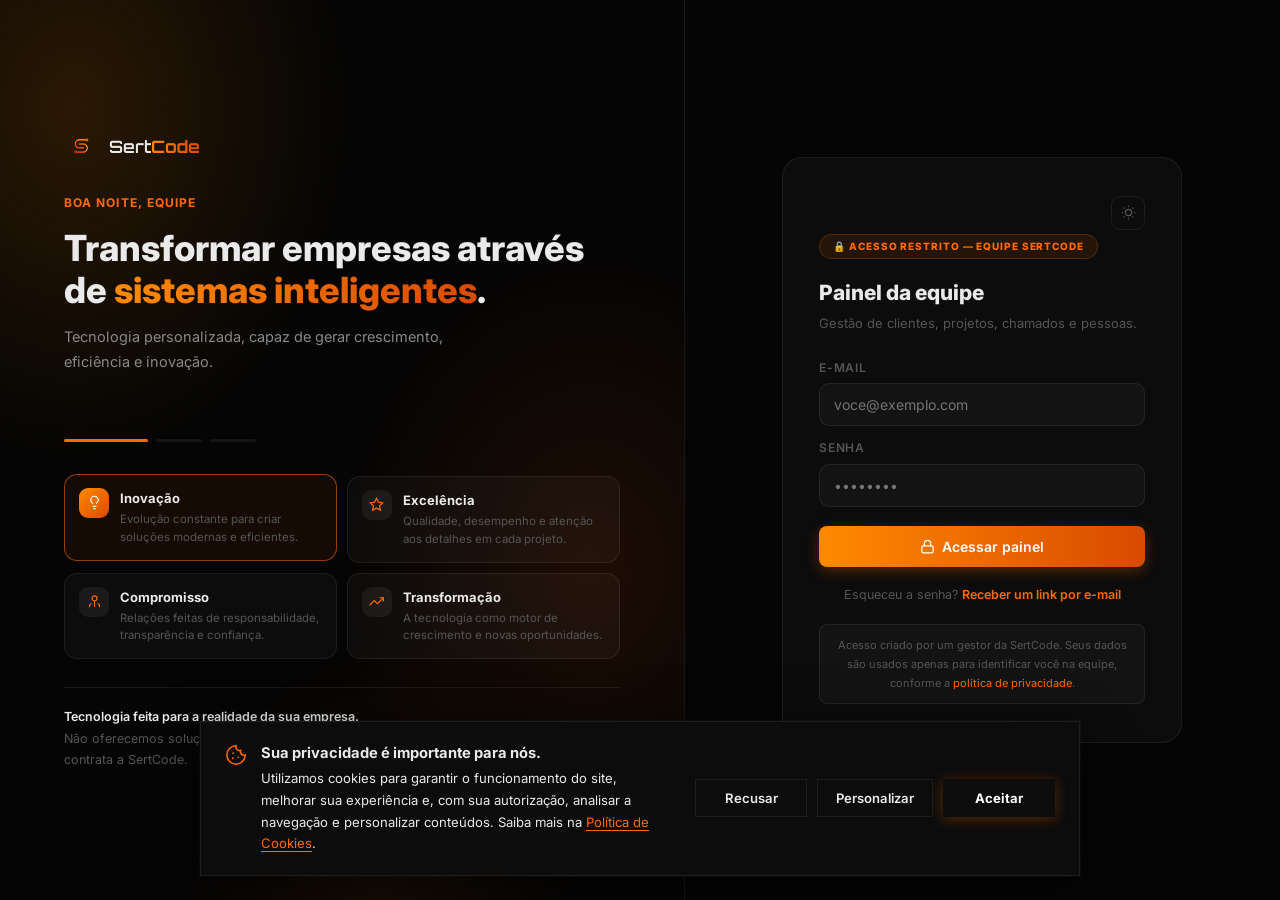
<file: gestor.html>
<!DOCTYPE html>
<html lang="pt-BR">
<head>
  <meta charset="UTF-8">
  <meta name="viewport" content="width=device-width, initial-scale=1.0">
  <title>Acesso da Equipe — SertCode</title>
  <meta name="robots" content="noindex, nofollow">
  <link rel="icon" type="image/png" href="assets/logo-symbol.png">
  <link rel="preconnect" href="https://fonts.googleapis.com">
  <link rel="preconnect" href="https://fonts.gstatic.com" crossorigin>
  <link href="https://fonts.googleapis.com/css2?family=Inter:wght@400;500;600;700;800&family=Orbitron:wght@600;700&display=swap" rel="stylesheet">
  <link rel="stylesheet" href="css/portal.css?v=28">
  <link rel="stylesheet" href="css/cookies.css?v=1">
<script>
  // Lido antes da tela aparecer, para não piscar o tema errado ao abrir.
  try { if (localStorage.getItem('sertcode_theme') === 'light') document.documentElement.setAttribute('data-theme', 'light'); } catch (e) {}
  addEventListener('DOMContentLoaded', () => {
    const b = document.getElementById('tema-toggle');
    if (!b) return;
    b.addEventListener('click', () => {
      const claro = document.documentElement.getAttribute('data-theme') !== 'light';
      if (claro) document.documentElement.setAttribute('data-theme', 'light');
      else document.documentElement.removeAttribute('data-theme');
      try { localStorage.setItem('sertcode_theme', claro ? 'light' : 'dark'); } catch (e) {}
    });
  });
</script>
</head>
<body>

<div class="acesso">

  <!-- ══ marca ══ -->
  <aside class="acesso-palco">
    <div class="acesso-aurora" aria-hidden="true"></div>
    <div class="acesso-palco-conteudo">
      <div class="acesso-marca">
        <img src="assets/logo-symbol.png" alt="" width="34">
        <span>Sert<em>Code</em></span>
      </div>

      <p class="acesso-saudacao" id="acesso-saudacao">Bem-vindo, equipe</p>

      <div class="acesso-capitulos" id="acesso-capitulos"></div>
      <div class="acesso-passos" id="acesso-passos"></div>
      <div class="acesso-valores" id="acesso-valores"></div>

      <p class="acesso-rodape">
        <strong>Tecnologia feita para a realidade da sua empresa.</strong><br>
        Não oferecemos soluções genéricas. Criamos tecnologia que trabalha
        a favor de quem contrata a SertCode.
      </p>
    </div>
  </aside>

  <!-- ══ acesso ══ -->
  <main class="acesso-form">
    <div class="login-card" id="login-card">

      <div style="display:flex;justify-content:flex-end;margin-bottom:-10px"><button class="tema-toggle" id="tema-toggle" aria-label="Alternar tema" title="Modo claro / escuro">
            <svg class="icone-sol" width="15" height="15" fill="none" stroke="currentColor" stroke-width="2" viewBox="0 0 24 24"><circle cx="12" cy="12" r="5"/><line x1="12" y1="1" x2="12" y2="3"/><line x1="12" y1="21" x2="12" y2="23"/><line x1="4.22" y1="4.22" x2="5.64" y2="5.64"/><line x1="18.36" y1="18.36" x2="19.78" y2="19.78"/><line x1="1" y1="12" x2="3" y2="12"/><line x1="21" y1="12" x2="23" y2="12"/><line x1="4.22" y1="19.78" x2="5.64" y2="18.36"/><line x1="18.36" y1="5.64" x2="19.78" y2="4.22"/></svg>
            <svg class="icone-lua" width="15" height="15" fill="none" stroke="currentColor" stroke-width="2" viewBox="0 0 24 24"><path d="M21 12.79A9 9 0 1111.21 3 7 7 0 0021 12.79z"/></svg>
          </button></div>

      <div class="login-badge">🔒 Acesso restrito — Equipe SertCode</div>

      <div class="login-title">Painel da equipe</div>
      <div class="login-sub">Gestão de clientes, projetos, chamados e pessoas.</div>

      <form class="login-form" id="login-form" novalidate>
        <div class="form-group">
          <label for="login-email">E-mail</label>
          <input type="email" id="login-email" placeholder="voce@exemplo.com" required autocomplete="email">
        </div>
        <div class="form-group">
          <label for="login-pass">Senha</label>
          <input type="password" id="login-pass" placeholder="••••••••" required autocomplete="current-password">
        </div>
        <button type="submit" class="btn btn-primary" id="login-btn">
          <svg width="15" height="15" fill="none" stroke="currentColor" stroke-width="2" viewBox="0 0 24 24" aria-hidden="true"><rect x="3" y="11" width="18" height="11" rx="2" ry="2"/><path d="M7 11V7a5 5 0 0110 0v4"/></svg>
          Acessar painel
        </button>
        <div class="form-msg" id="login-msg" role="alert"></div>
      </form>

      <div class="login-switch">
        Esqueceu a senha?
        <button type="button" id="login-esqueci">Receber um link por e-mail</button>
      </div>

      <div class="login-note">
        Acesso criado por um gestor da SertCode. Seus dados são usados apenas para
        identificar você na equipe, conforme a <a href="privacidade.html">política de privacidade</a>.
      </div>

    </div>
  </main>
</div>

<script>
/* ── A VITRINE DA MARCA ──
   Fora do módulo de propósito: se o Supabase demorar ou falhar, a tela
   continua viva e quem chega não fica olhando um bloco vazio. */
(() => {
  const CAPITULOS = [
    { rotulo: 'Nossa missão', titulo: 'Transformar empresas através de <b>sistemas inteligentes</b>.',
      texto: 'Tecnologia personalizada, capaz de gerar crescimento, eficiência e inovação.' },
    { rotulo: 'Nossa visão', titulo: 'Soluções digitais que impulsionam <b>empresas e pessoas</b>.',
      texto: 'Conectando tecnologia, inovação e propósito, com excelência e autenticidade.' },
    { rotulo: 'Nosso compromisso', titulo: 'Cada empresa tem <b>desafios próprios</b>.',
      texto: 'Por isso a SertCode desenvolve soluções únicas, pensadas para gerar resultados reais, otimizar operações e impulsionar o crescimento de cada negócio.' },
  ];

  const VALORES = [
    { nome: 'Inovação', texto: 'Evolução constante para criar soluções modernas e eficientes.',
      icone: '<path d="M9 18h6"/><path d="M10 22h4"/><path d="M15.09 14c.18-.98.65-1.74 1.41-2.5A4.65 4.65 0 0018 8 6 6 0 006 8c0 1 .23 2.23 1.5 3.5A4.61 4.61 0 018.91 14"/>' },
    { nome: 'Excelência', texto: 'Qualidade, desempenho e atenção aos detalhes em cada projeto.',
      icone: '<polygon points="12 2 15.09 8.26 22 9.27 17 14.14 18.18 21.02 12 17.77 5.82 21.02 7 14.14 2 9.27 8.91 8.26 12 2"/>' },
    { nome: 'Compromisso', texto: 'Relações feitas de responsabilidade, transparência e confiança.',
      icone: '<path d="M20 21v-2a4 4 0 00-3-3.87"/><path d="M4 21v-2a4 4 0 013-3.87"/><circle cx="12" cy="7" r="4"/><path d="M12 11v10"/>' },
    { nome: 'Transformação', texto: 'A tecnologia como motor de crescimento e novas oportunidades.',
      icone: '<polyline points="23 6 13.5 15.5 8.5 10.5 1 18"/><polyline points="17 6 23 6 23 12"/>' },
  ];

  const TEMPO = 8000;
  const el = id => document.getElementById(id);
  const calmo = matchMedia('(prefers-reduced-motion: reduce)').matches;

  const hora = new Date().getHours();
  el('acesso-saudacao').textContent =
    hora < 5  ? 'Boa madrugada, equipe' :
    hora < 12 ? 'Bom dia, equipe' :
    hora < 18 ? 'Boa tarde, equipe' : 'Boa noite, equipe';

  // Os quatro valores entram como capítulos extras: clicar num cartão
  // abre o valor aqui em cima, no mesmo lugar dos institucionais.
  const TELAS = [
    ...CAPITULOS,
    ...VALORES.map(v => ({ rotulo: 'Nosso valor', titulo: v.nome, texto: v.texto, icone: v.icone })),
  ];

  el('acesso-capitulos').innerHTML = TELAS.map((c, i) => `
    <article class="acesso-capitulo${i ? '' : ' ativo'}">
      ${c.icone ? `<span class="acesso-capitulo-marca">
        <svg width="16" height="16" fill="none" stroke="currentColor" stroke-width="1.9"
          viewBox="0 0 24 24" aria-hidden="true">${c.icone}</svg>${c.rotulo}</span>` : ''}
      <h1>${c.icone ? `<b>${c.titulo}</b>` : c.titulo}</h1>
      <p>${c.texto}</p>
    </article>`).join('');

  el('acesso-passos').innerHTML = CAPITULOS.map((c, i) => `
    <button class="acesso-passo${i ? '' : ' ativo'}" type="button"
      style="--tempo:${TEMPO}ms" aria-label="${c.rotulo}"><i></i></button>`).join('');

  el('acesso-valores').innerHTML = VALORES.map((v, i) => `
    <button class="acesso-valor${i ? '' : ' focado'}" type="button"
      aria-label="Ver o valor ${v.nome}">
      <span class="acesso-valor-icone">
        <svg width="15" height="15" fill="none" stroke="currentColor" stroke-width="1.9"
          viewBox="0 0 24 24" aria-hidden="true">${v.icone}</svg>
      </span>
      <span>
        <span class="acesso-valor-nome">${v.nome}</span>
        <span class="acesso-valor-texto">${v.texto}</span>
      </span>
    </button>`).join('');

  const capitulos = [...document.querySelectorAll('.acesso-capitulo')];
  const passos    = [...document.querySelectorAll('.acesso-passo')];
  const valores   = [...document.querySelectorAll('.acesso-valor')];
  const INSTITUCIONAIS = CAPITULOS.length;

  let atual = 0, relogio = null, escolhido = null;

  function pintar(n, destaque) {
    capitulos.forEach((c, i) => c.classList.toggle('ativo', i === n));
    passos.forEach((p, i) => {
      p.classList.remove('ativo');
      // Reiniciar a animação exige tirar e repor a classe num quadro
      // novo; sem isso a barra não volta ao começo.
      if (i === n) { void p.offsetWidth; p.classList.add('ativo'); }
    });
    valores.forEach((v, i) => {
      v.classList.toggle('focado', i === destaque);
      v.classList.toggle('selecionado', escolhido === i);
      v.setAttribute('aria-pressed', escolhido === i ? 'true' : 'false');
    });
  }

  // Rodízio dos institucionais; o valor em destaque acompanha.
  function mostrar(n) {
    escolhido = null;
    atual = (n + INSTITUCIONAIS) % INSTITUCIONAIS;
    pintar(atual, atual % valores.length);
  }

  // Clicar num cartão abre aquele valor em cima e para o rodízio: quem
  // clicou quer ler, não ver a tela trocar embaixo do dedo.
  function abrirValor(i) {
    if (escolhido === i) { mostrar(atual); andar(); return; }
    escolhido = i;
    clearInterval(relogio);
    pintar(INSTITUCIONAIS + i, i);
  }

  function andar() {
    if (calmo) return;
    clearInterval(relogio);
    relogio = setInterval(() => { if (escolhido === null) mostrar(atual + 1); }, TEMPO);
  }

  passos.forEach((p, i) => p.addEventListener('click', () => { mostrar(i); andar(); }));
  valores.forEach((v, i) => {
    v.addEventListener('click', () => abrirValor(i));
    // Passar o mouse só adianta o destaque; abrir é decisão de quem clica.
    v.addEventListener('mouseenter', () => {
      if (escolhido === null) valores.forEach((x, j) => x.classList.toggle('focado', i === j));
    });
    v.addEventListener('mouseleave', () => {
      if (escolhido === null) pintar(atual, atual % valores.length);
    });
  });

  // Sair da apresentação com Esc, para quem navega pelo teclado.
  el('acesso-valores').addEventListener('keydown', e => {
    if (e.key === 'Escape' && escolhido !== null) { mostrar(atual); andar(); }
  });

  // Parar enquanto a aba está escondida poupa a máquina de quem deixa o
  // painel aberto o dia todo.
  document.addEventListener('visibilitychange', () =>
    document.hidden ? clearInterval(relogio) : andar());

  andar();
})();
</script>

<script type="module">
import { supabase } from './js/supabase.js'

const $ = id => document.getElementById(id);

/* ── MOSTRAR / OCULTAR SENHA ── */
const EYE     = '<svg width="16" height="16" fill="none" stroke="currentColor" stroke-width="2" viewBox="0 0 24 24" aria-hidden="true"><path d="M1 12s4-8 11-8 11 8 11 8-4 8-11 8-11-8-11-8z"/><circle cx="12" cy="12" r="3"/></svg>';
const EYE_OFF = '<svg width="16" height="16" fill="none" stroke="currentColor" stroke-width="2" viewBox="0 0 24 24" aria-hidden="true"><path d="M17.94 17.94A10.07 10.07 0 0112 20c-7 0-11-8-11-8a18.45 18.45 0 015.06-5.94M9.9 4.24A9.12 9.12 0 0112 4c7 0 11 8 11 8a18.5 18.5 0 01-2.16 3.19m-6.72-1.07a3 3 0 11-4.24-4.24"/><line x1="1" y1="1" x2="23" y2="23"/></svg>';
document.querySelectorAll('.login-form input[type="password"]').forEach(input => {
  const wrap = document.createElement('div');
  wrap.className = 'pass-wrap';
  input.replaceWith(wrap);
  wrap.appendChild(input);

  const btn = document.createElement('button');
  btn.type = 'button';
  btn.className = 'pass-toggle';
  btn.innerHTML = EYE;
  btn.setAttribute('aria-label', 'Mostrar senha');
  btn.addEventListener('click', () => {
    const show = input.type === 'password';
    input.type = show ? 'text' : 'password';
    btn.innerHTML = show ? EYE_OFF : EYE;
    btn.setAttribute('aria-label', show ? 'Ocultar senha' : 'Mostrar senha');
    input.focus();
  });
  wrap.appendChild(btn);
});

function setMsg(el, text, type = 'error') {
  el.textContent = text;
  el.className = 'form-msg show ' + type;
}
function clearMsg(el) { el.className = 'form-msg'; el.textContent = ''; }

/* ── ESQUECI A SENHA ── */
$('login-esqueci').addEventListener('click', async () => {
  const msg = $('login-msg'), email = $('login-email').value.trim();
  if (!email) {
    $('login-email').focus();
    return setMsg(msg, 'Escreva seu e-mail acima e clique de novo.');
  }
  const { error } = await supabase.auth.resetPasswordForEmail(email, {
    redirectTo: new URL('gestor.html', location.href).href,
  });
  setMsg(msg, error
    ? 'Não foi possível enviar: ' + error.message
    : `Se este e-mail tiver acesso, o link chega em instantes.`, error ? 'error' : 'info');
});

/* ── ENTRAR ── */
$('login-form').addEventListener('submit', async e => {
  e.preventDefault();
  const msg = $('login-msg'), btn = $('login-btn'), orig = btn.innerHTML;
  const email = $('login-email').value.trim(), password = $('login-pass').value;
  clearMsg(msg);
  if (!email || !password) return setMsg(msg, 'Informe e-mail e senha.');

  btn.innerHTML = 'Verificando...'; btn.disabled = true;
  const done = () => { btn.innerHTML = orig; btn.disabled = false; };

  const { data, error } = await supabase.auth.signInWithPassword({ email, password });
  if (error) {
    done();
    return setMsg(msg, /confirm/i.test(error.message)
      ? 'Confirme seu e-mail pelo link que enviamos antes de entrar.'
      : 'E-mail ou senha incorretos.');
  }

  const { data: profile } = await supabase
    .from('profiles').select('*').eq('id', data.user.id).single();

  const isTeam = ['gestor', 'colaborador'].includes(profile?.role);
  const status = profile?.status ?? 'ativo';
  if (isTeam && status === 'ativo') { window.location.href = 'painel.html'; return; }

  await supabase.auth.signOut();
  done();
  if (!isTeam)                          return setMsg(msg, 'Acesso negado. Este acesso é exclusivo da equipe SertCode.');
  if (status === 'pendente')            return setMsg(msg, 'Sua solicitação ainda está em análise. Você será avisado quando o acesso for liberado.', 'info');
  if (status === 'encerrada')           return setMsg(msg, 'Este acesso foi encerrado. Fale com um gestor da SertCode.');
  setMsg(msg, 'Seu acesso está desativado. Fale com um gestor da SertCode.');
});

</script>

<script src="js/cookies.js?v=1" defer></script>

</body>
</html>
</file>
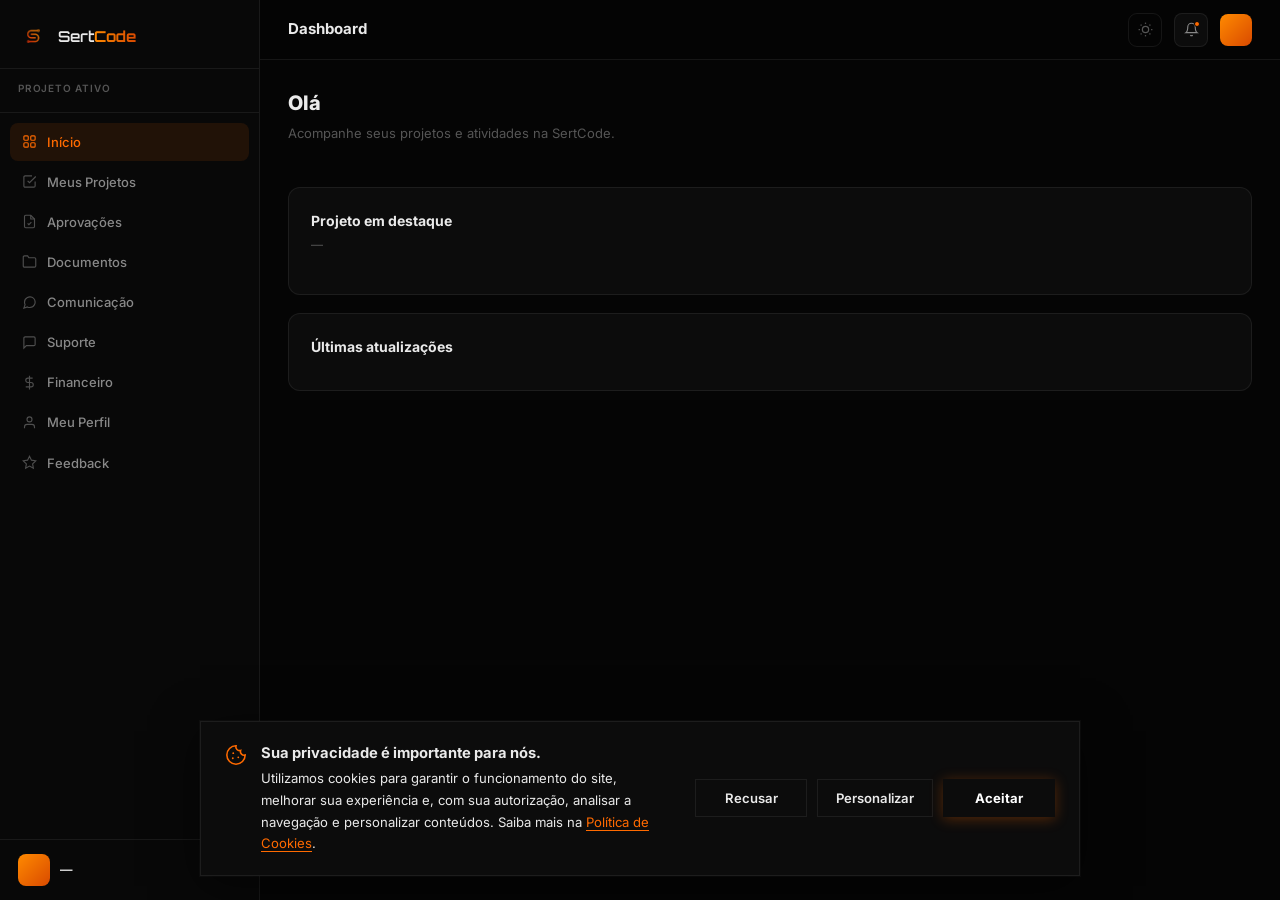
<file: portal.html>
<!DOCTYPE html>
<html lang="pt-BR">
<head>
  <meta charset="UTF-8">
  <meta name="viewport" content="width=device-width, initial-scale=1.0">
  <title>Portal do Cliente — SertCode</title>
  <link rel="icon" type="image/png" href="assets/logo-symbol.png">
  <link rel="preconnect" href="https://fonts.googleapis.com">
  <link rel="preconnect" href="https://fonts.gstatic.com" crossorigin>
  <link href="https://fonts.googleapis.com/css2?family=Inter:wght@400;500;600;700;800&family=Orbitron:wght@600;700&display=swap" rel="stylesheet">
  <link rel="stylesheet" href="css/portal.css?v=24">
  <link rel="stylesheet" href="css/cookies.css?v=1">
<script>
  // Lido antes da tela aparecer, para não piscar o tema errado ao abrir.
  try { if (localStorage.getItem('sertcode_theme') === 'light') document.documentElement.setAttribute('data-theme', 'light'); } catch (e) {}
  addEventListener('DOMContentLoaded', () => {
    const b = document.getElementById('tema-toggle');
    if (!b) return;
    b.addEventListener('click', () => {
      const claro = document.documentElement.getAttribute('data-theme') !== 'light';
      if (claro) document.documentElement.setAttribute('data-theme', 'light');
      else document.documentElement.removeAttribute('data-theme');
      try { localStorage.setItem('sertcode_theme', claro ? 'light' : 'dark'); } catch (e) {}
    });
  });
</script>
</head>
<body>


<div class="portal-layout">

  <!-- ══ SIDEBAR ══ -->
  <aside class="sidebar">

    <div class="sidebar-brand">
      <a href="index.html" class="sidebar-logo">
        <img src="assets/logo-symbol.png" alt="SertCode">
        <span class="sidebar-logo-text">Sert<em>Code</em></span>
      </a>
    </div>

    <div class="sidebar-project">
      <div class="sidebar-project-label">Projeto ativo</div>
      <div class="sidebar-project-name"></div>
    </div>

    <nav class="sidebar-nav">
      <a href="#" class="active" data-tab="dashboard">
        <svg width="15" height="15" fill="none" stroke="currentColor" stroke-width="1.8" viewBox="0 0 24 24"><rect x="3" y="3" width="7" height="7" rx="1.5"/><rect x="14" y="3" width="7" height="7" rx="1.5"/><rect x="3" y="14" width="7" height="7" rx="1.5"/><rect x="14" y="14" width="7" height="7" rx="1.5"/></svg>
        Início
      </a>
      <a href="#" data-tab="projetos">
        <svg width="15" height="15" fill="none" stroke="currentColor" stroke-width="1.8" viewBox="0 0 24 24"><path d="M9 11l3 3L22 4"/><path d="M21 12v7a2 2 0 01-2 2H5a2 2 0 01-2-2V5a2 2 0 012-2h11"/></svg>
        Meus Projetos
      </a>
      <a href="#" data-tab="aprovacoes">
        <svg width="15" height="15" fill="none" stroke="currentColor" stroke-width="1.8" viewBox="0 0 24 24"><path d="M14 2H6a2 2 0 00-2 2v16a2 2 0 002 2h12a2 2 0 002-2V8z"/><polyline points="14 2 14 8 20 8"/><polyline points="9 15 11 17 15 13"/></svg>
        Aprovações
        <span class="sidebar-badge" id="badge-aprovacoes" style="display:none"></span>
      </a>
      <a href="#" data-tab="arquivos">
        <svg width="15" height="15" fill="none" stroke="currentColor" stroke-width="1.8" viewBox="0 0 24 24"><path d="M22 19a2 2 0 01-2 2H4a2 2 0 01-2-2V5a2 2 0 012-2h5l2 3h9a2 2 0 012 2z"/></svg>
        Documentos
      </a>
      <a href="#" data-tab="comunicacao">
        <svg width="15" height="15" fill="none" stroke="currentColor" stroke-width="1.8" viewBox="0 0 24 24"><path d="M21 11.5a8.38 8.38 0 01-.9 3.8 8.5 8.5 0 01-7.6 4.7 8.38 8.38 0 01-3.8-.9L3 21l1.9-5.7a8.38 8.38 0 01-.9-3.8 8.5 8.5 0 014.7-7.6 8.38 8.38 0 013.8-.9h.5a8.48 8.48 0 018 8v.5z"/></svg>
        Comunicação
        <span class="sidebar-badge" id="badge-comunicacao" style="display:none"></span>
      </a>
      <a href="#" data-tab="suporte">
        <svg width="15" height="15" fill="none" stroke="currentColor" stroke-width="1.8" viewBox="0 0 24 24"><path d="M21 15a2 2 0 01-2 2H7l-4 4V5a2 2 0 012-2h14a2 2 0 012 2z"/></svg>
        Suporte
        <span class="sidebar-badge" style="display:none"></span>
      </a>
      <a href="#" data-tab="financeiro">
        <svg width="15" height="15" fill="none" stroke="currentColor" stroke-width="1.8" viewBox="0 0 24 24"><path d="M12 1v22M17 5H9.5a3.5 3.5 0 000 7h5a3.5 3.5 0 010 7H6"/></svg>
        Financeiro
      </a>
      <a href="#" data-tab="perfil">
        <svg width="15" height="15" fill="none" stroke="currentColor" stroke-width="1.8" viewBox="0 0 24 24"><path d="M20 21v-2a4 4 0 00-4-4H8a4 4 0 00-4 4v2"/><circle cx="12" cy="7" r="4"/></svg>
        Meu Perfil
      </a>
      <a href="#" data-tab="feedback">
        <svg width="15" height="15" fill="none" stroke="currentColor" stroke-width="1.8" viewBox="0 0 24 24"><polygon points="12 2 15.09 8.26 22 9.27 17 14.14 18.18 21.02 12 17.77 5.82 21.02 7 14.14 2 9.27 8.91 8.26 12 2"/></svg>
        Feedback
      </a>
    </nav>

    <div class="sidebar-footer">
      <div class="sidebar-avatar"></div>
      <div>
        <div class="sidebar-user-name">—</div>
        <div class="sidebar-user-role"></div>
      </div>
      <a href="cliente.html" class="sidebar-logout" title="Sair" aria-label="Sair">
        <svg width="15" height="15" fill="none" stroke="currentColor" stroke-width="1.8" viewBox="0 0 24 24"><path d="M9 21H5a2 2 0 01-2-2V5a2 2 0 012-2h4"/><polyline points="16 17 21 12 16 7"/><line x1="21" y1="12" x2="9" y2="12"/></svg>
      </a>
    </div>

  </aside>

  <!-- ══ MAIN ══ -->
  <main class="portal-main">

    <!-- Header -->
    <header class="portal-header">
      <div>
        <div class="portal-header-title" id="header-title">Dashboard</div>
        <div class="portal-header-sub"></div>
      </div>
      <div class="portal-header-right">
        <button class="tema-toggle" id="tema-toggle" aria-label="Alternar tema" title="Modo claro / escuro">
          <svg class="icone-sol" width="15" height="15" fill="none" stroke="currentColor" stroke-width="2" viewBox="0 0 24 24"><circle cx="12" cy="12" r="5"/><line x1="12" y1="1" x2="12" y2="3"/><line x1="12" y1="21" x2="12" y2="23"/><line x1="4.22" y1="4.22" x2="5.64" y2="5.64"/><line x1="18.36" y1="18.36" x2="19.78" y2="19.78"/><line x1="1" y1="12" x2="3" y2="12"/><line x1="21" y1="12" x2="23" y2="12"/><line x1="4.22" y1="19.78" x2="5.64" y2="18.36"/><line x1="18.36" y1="5.64" x2="19.78" y2="4.22"/></svg>
          <svg class="icone-lua" width="15" height="15" fill="none" stroke="currentColor" stroke-width="2" viewBox="0 0 24 24"><path d="M21 12.79A9 9 0 1111.21 3 7 7 0 0021 12.79z"/></svg>
        </button>
        <div class="notif-btn" title="Notificações">
          <svg width="15" height="15" fill="none" stroke="currentColor" stroke-width="1.8" viewBox="0 0 24 24"><path d="M18 8A6 6 0 006 8c0 7-3 9-3 9h18s-3-2-3-9"/><path d="M13.73 21a2 2 0 01-3.46 0"/></svg>
          <div class="notif-dot"></div>
        </div>
        <div class="header-avatar"></div>
      </div>
    </header>

    <!-- Content -->
    <div class="portal-content">

      <!-- ════════════════════════
           TAB: INÍCIO
      ════════════════════════ -->
      <section class="tab-section active" id="tab-dashboard">
        <div class="section-title" id="cl-saudacao">Olá</div>
        <div class="section-sub">Acompanhe seus projetos e atividades na SertCode.</div>

        <div class="sup-contadores" id="cl-numeros" style="margin:20px 0"></div>

        <div id="cl-pendencias"></div>

        <div class="card" style="margin-top:18px">
          <div class="card-title" style="margin-bottom:4px">Projeto em destaque</div>
          <div class="card-sub" id="cl-destaque-sub">—</div>
          <div id="cl-destaque" style="margin-top:14px"></div>
        </div>

        <div class="card" style="margin-top:18px">
          <div class="card-title" style="margin-bottom:10px">Últimas atualizações</div>
          <div id="cl-recentes" class="hist-lista"></div>
        </div>
      </section>

      <!-- ════════════════════════
           TAB: MEUS PROJETOS
      ════════════════════════ -->
      <section class="tab-section" id="tab-projetos">
        <div id="cp-lista">
          <div class="section-title">Meus Projetos</div>
          <div class="section-sub">Tudo o que você contratou da SertCode, com o andamento de cada fase.</div>
          <div id="cp-cartoes" style="margin-top:20px"></div>
        </div>

        <div id="cp-ficha" hidden>
          <div style="display:flex;align-items:flex-start;justify-content:space-between;gap:14px;flex-wrap:wrap;margin-bottom:18px">
            <div>
              <div class="section-title" style="margin:0" id="cp-nome">Projeto</div>
              <div class="section-sub" style="margin:4px 0 0" id="cp-sub"></div>
            </div>
            <button class="btn btn-outline" onclick="window._voltarProjetosCliente()">&larr; Voltar</button>
          </div>

          <div class="card" style="margin-bottom:18px">
            <div style="display:flex;align-items:center;justify-content:space-between;gap:14px;flex-wrap:wrap">
              <div>
                <div class="resumo-label">Progresso</div>
                <div class="resumo-valor" style="font-size:30px;text-align:left" id="cp-progresso">0%</div>
              </div>
              <div id="cp-situacao"></div>
            </div>
            <div class="progress-bar" style="margin-top:12px"><div class="progress-bar-fill" id="cp-barra" style="width:0%"></div></div>
            <div class="rh-item-sub" id="cp-etapas-feitas"></div>
          </div>

          <nav class="rh-abas" id="cp-abas">
            <button class="rh-aba active" data-cp="etapas">Etapas e progresso</button>
            <button class="rh-aba" data-cp="informacoes">Informações</button>
            <button class="rh-aba" data-cp="atualizacoes">Atualizações</button>
          </nav>

          <div class="rh-painel active" id="cp-p-etapas">
            <div id="cp-etapas"></div>
            <div class="sup-aviso" style="margin-top:12px">As atualizações são registradas pela equipe da SertCode.</div>
          </div>

          <div class="rh-painel" id="cp-p-informacoes">
            <div class="card"><div id="cp-informacoes"></div></div>
          </div>

          <div class="rh-painel" id="cp-p-atualizacoes">
            <div class="card">
              <div class="card-title" style="margin-bottom:10px">Linha do tempo</div>
              <div id="cp-atualizacoes" class="hist-lista"></div>
            </div>
          </div>
        </div>
      </section>

      <!-- ════════════════════════
           TAB: APROVAÇÕES
      ════════════════════════ -->
      <section class="tab-section" id="tab-aprovacoes">
        <div class="section-title">Aprovações</div>
        <div class="section-sub">Entregas que dependem da sua avaliação para o projeto seguir.</div>
        <div id="ca-lista" style="margin-top:20px"></div>
      </section>

      <!-- ════════════════════════
           TAB: DOCUMENTOS
      ════════════════════════ -->
      <section class="tab-section" id="tab-arquivos">
        <div class="section-title">Documentos</div>
        <div class="section-sub">Contratos, propostas, arquivos do projeto e entregas.</div>

        <div class="card" style="margin:20px 0">
          <div class="card-title" style="margin-bottom:10px">Enviar um arquivo</div>
          <div class="form-row-2">
            <div class="form-group"><label>Projeto</label><select id="cd-projeto"></select></div>
            <div class="form-group"><label>Arquivo</label><input type="file" id="cd-arquivo"></div>
          </div>
          <button class="btn btn-primary" id="cd-btn" onclick="window._enviarDocumentoCliente()">Enviar</button>
          <div class="form-msg" id="cd-msg" role="alert"></div>
        </div>

        <div class="form-group" style="max-width:320px"><label>Pasta</label>
          <select id="cd-pasta"><option value="">Todas</option></select></div>
        <div id="cd-lista"></div>
      </section>

      <!-- ════════════════════════
           TAB: COMUNICAÇÃO
      ════════════════════════ -->
      <section class="tab-section" id="tab-comunicacao">
        <div class="section-title">Comunicação</div>
        <div class="section-sub">Uma conversa por projeto, para não misturar assuntos.</div>

        <div class="form-group" style="max-width:420px;margin-top:20px"><label>Projeto</label>
          <select id="cc-projeto"></select></div>

        <div class="card">
          <div id="cc-conversa" class="hist-lista"></div>
          <div class="form-group" style="margin-top:16px"><textarea id="cc-texto" placeholder="Escreva para a equipe da SertCode."></textarea></div>
          <div class="form-group"><label>Anexo (opcional)</label><input type="file" id="cc-anexo"></div>
          <button class="btn btn-primary" id="cc-btn" onclick="window._enviarMensagemCliente()">Enviar</button>
          <div class="form-msg" id="cc-msg" role="alert"></div>
        </div>
      </section>

      <!-- ════════════════════════
           TAB: MEU PERFIL
      ════════════════════════ -->
      <section class="tab-section" id="tab-perfil">
        <div class="section-title">Meu Perfil</div>
        <div class="section-sub">Dados cadastrais da sua empresa na SertCode.</div>

        <div class="card" style="margin-top:20px">
          <div class="card-title" style="margin-bottom:12px">Empresa</div>
          <div class="form-row-2">
            <div class="form-group"><label>Razão social ou nome fantasia</label><input type="text" id="cm-empresa" maxlength="120"></div>
            <div class="form-group"><label>CNPJ</label><input type="text" id="cm-cnpj" maxlength="18" placeholder="00.000.000/0000-00"></div>
          </div>
          <div class="card-title" style="margin:18px 0 12px">Contato</div>
          <div class="form-row-2">
            <div class="form-group"><label>Responsável</label><input type="text" id="cm-nome" maxlength="120"></div>
            <div class="form-group"><label>Cargo</label><input type="text" id="cm-cargo" maxlength="60"></div>
          </div>
          <div class="form-row-2">
            <div class="form-group"><label>Telefone</label><input type="tel" id="cm-telefone" maxlength="15"></div>
            <div class="form-group"><label>WhatsApp</label><input type="tel" id="cm-whatsapp" maxlength="15"></div>
          </div>
          <div class="form-group"><label>E-mail de acesso</label>
            <input type="email" id="cm-email" disabled>
            <div style="font-size:11px;color:var(--text-dim);margin-top:6px">Para trocar o e-mail de acesso, fale com a SertCode.</div></div>

          <div class="card-title" style="margin:18px 0 12px">Endereço</div>
          <div class="form-group"><label>CEP</label><input type="text" id="cm-cep" maxlength="9" placeholder="00000-000"></div>
          <div class="form-group"><label>Endereço</label><input type="text" id="cm-endereco" maxlength="160"></div>
          <div class="rh-endereco-3">
            <div class="form-group"><label>Bairro</label><input type="text" id="cm-bairro" maxlength="60"></div>
            <div class="form-group"><label>Cidade</label><input type="text" id="cm-cidade" maxlength="60"></div>
            <div class="form-group"><label>UF</label><input type="text" id="cm-uf" maxlength="2"></div>
          </div>

          <button class="btn btn-primary" id="cm-btn" onclick="window._salvarPerfilCliente()">Salvar dados</button>
          <div class="form-msg" id="cm-msg" role="alert"></div>
        </div>

        <div class="card" style="margin-top:18px">
          <div class="card-title" style="margin-bottom:6px">Segurança</div>
          <div class="card-sub">Trocar a senha de acesso ao portal.</div>
          <button class="btn btn-outline" style="margin-top:12px" onclick="window._trocarSenhaCliente()">Enviar link de nova senha</button>
        </div>
      </section>

      <!-- ════════════════════════
           TAB: SUPORTE / SLA
      ════════════════════════ -->
      <section class="tab-section" id="tab-suporte">

        <div id="cs-lista">
          <div style="display:flex;align-items:flex-start;justify-content:space-between;flex-wrap:wrap;gap:14px;margin-bottom:24px">
            <div>
              <div class="section-title">Suporte</div>
              <div class="section-sub" style="margin-bottom:0">Abra um chamado e acompanhe a conversa com a equipe da SertCode</div>
            </div>
            <button class="btn btn-primary" onclick="window._abrirNovoChamado()">
              <svg width="13" height="13" fill="none" stroke="currentColor" stroke-width="2.5" viewBox="0 0 24 24"><line x1="12" y1="5" x2="12" y2="19"/><line x1="5" y1="12" x2="19" y2="12"/></svg>
              Abrir chamado
            </button>
          </div>

          <div class="sup-contadores" id="cs-contadores"></div>

          <div class="card" style="margin:18px 0">
            <div class="sup-filtros">
              <div class="form-group" style="margin:0"><label>Tipo</label>
                <select id="cs-tipo"><option value="">Todos</option></select></div>
              <div class="form-group" style="margin:0"><label>Situa&ccedil;&atilde;o</label>
                <select id="cs-situacao"><option value="">Todas</option></select></div>
              <div class="form-group" style="margin:0;grid-column:span 2"><label>Pesquisar</label>
                <input type="text" id="cs-busca" placeholder="N&uacute;mero do chamado ou t&iacute;tulo"></div>
            </div>
          </div>

          <div class="card">
            <div class="table-scroll">
              <table class="data-table">
                <thead><tr><th>Chamado</th><th>T&iacute;tulo</th><th>Tipo</th><th>Situa&ccedil;&atilde;o</th><th>Aberto em</th><th>&Uacute;ltima resposta</th></tr></thead>
                <tbody id="cs-body"></tbody>
              </table>
            </div>
          </div>
          <div class="sup-aviso" style="margin-top:12px">Chamados destacados esperam uma resposta sua.</div>

          <div class="card" style="margin-top:16px">
            <div class="card-title">SLA de atendimento</div>
            <div class="card-sub">Tempos de resposta garantidos por prioridade</div>
            <div class="status-row">
              <div class="status-dot ok"></div>
              <span class="status-label">Cr&iacute;tico &mdash; sistema fora do ar</span>
              <span class="status-val">At&eacute; 2 horas</span>
            </div>
            <div class="status-row">
              <div class="status-dot ok"></div>
              <span class="status-label">Alta &mdash; bug grave / bloqueio de opera&ccedil;&atilde;o</span>
              <span class="status-val">At&eacute; 4 horas</span>
            </div>
            <div class="status-row">
              <div class="status-dot ok"></div>
              <span class="status-label">M&eacute;dia &mdash; erro funcional / inconveni&ecirc;ncia</span>
              <span class="status-val">At&eacute; 1 dia &uacute;til</span>
            </div>
            <div class="status-row">
              <div class="status-dot ok"></div>
              <span class="status-label">Baixa &mdash; melhoria / sugest&atilde;o</span>
              <span class="status-val">At&eacute; 3 dias &uacute;teis</span>
            </div>
          </div>
        </div>

        <!-- ficha do chamado -->
        <div id="cs-ficha" hidden>
          <div style="display:flex;align-items:flex-start;justify-content:space-between;gap:14px;flex-wrap:wrap;margin-bottom:20px">
            <div>
              <div class="section-title" style="margin:0" id="cf-numero">Chamado</div>
              <div class="section-sub" style="margin:4px 0 0" id="cf-sub"></div>
            </div>
            <div class="team-actions">
              <button class="team-btn danger" id="cf-cancelar" onclick="window._cancelarChamado()">Cancelar chamado</button>
              <button class="btn btn-outline" onclick="window._voltarChamados()">&larr; Voltar</button>
            </div>
          </div>

          <div class="card" style="margin-bottom:18px">
            <div style="display:flex;align-items:center;gap:8px;flex-wrap:wrap;margin-bottom:14px" id="cf-marcas"></div>
            <div class="sup-trilha" id="cf-trilha"></div>
            <div class="sup-aviso" id="cf-sla" style="margin-top:14px"></div>
            <div style="margin:16px 0 6px;font-size:13px;line-height:1.7" id="cf-descricao"></div>
            <div class="sup-aviso" id="cf-anexo"></div>
          </div>

          <div class="card">
            <div class="card-title" style="margin-bottom:14px">Conversa</div>
            <div id="cf-conversa" class="hist-lista"></div>

            <div id="cf-envio">
              <div class="sup-aviso" style="margin:16px 0 10px">Sua mensagem vai para a equipe da SertCode e reabre o atendimento.</div>
              <div class="form-group"><textarea id="cf-texto" placeholder="Escreva aqui."></textarea></div>
              <div class="form-group"><label>Anexo (opcional)</label><input type="file" id="cf-arquivo"></div>
              <button class="btn btn-primary" id="cf-enviar" onclick="window._responderComoCliente()">Enviar</button>
              <div class="form-msg" id="cf-msg" role="alert"></div>
            </div>
          </div>
        </div>

      </section>

      <!-- ════════════════════════
           TAB: ARQUIVOS
      ════════════════════════ -->
      <!-- ════════════════════════
           TAB: FINANCEIRO
      ════════════════════════ -->
      <section class="tab-section" id="tab-financeiro">
        <div class="section-title">Financeiro</div>
        <div class="section-sub">O que você contratou, o que já pagou e o que ainda vence.</div>

        <nav class="rh-abas" id="cf-abas" style="margin-top:20px">
          <button class="rh-aba active" data-cf="resumo">Resumo</button>
          <button class="rh-aba" data-cf="contratos">Contratos e projetos</button>
          <button class="rh-aba" data-cf="pagamentos">Pagamentos</button>
          <button class="rh-aba" data-cf="documentos">Documentos</button>
          <button class="rh-aba" data-cf="historico">Histórico</button>
        </nav>

        <!-- 2.1 Resumo -->
        <div class="rh-painel active" id="cf-resumo">
          <div class="sup-contadores" id="cfin-numeros" style="grid-template-columns:repeat(4,1fr)"></div>
          <div class="card" style="margin-top:18px">
            <div class="card-title" style="margin-bottom:10px">Próximo pagamento</div>
            <div id="cfin-proximo"></div>
          </div>
          <div class="card" style="margin-top:18px">
            <div class="card-title" style="margin-bottom:6px">Situação financeira</div>
            <div id="cfin-situacao"></div>
          </div>
        </div>

        <!-- 2.2 Contratos e projetos -->
        <div class="rh-painel" id="cf-contratos">
          <div id="cfin-contratos"></div>
        </div>

        <!-- 2.3 Pagamentos -->
        <div class="rh-painel" id="cf-pagamentos">
          <div class="card">
            <div class="table-scroll">
              <table class="data-table">
                <thead><tr><th>Cobrança</th><th>Parcela</th><th>Descrição</th><th>Vencimento</th><th>Valor</th><th>Situação</th><th></th></tr></thead>
                <tbody id="cfin-cobrancas"></tbody>
              </table>
            </div>
          </div>
          <div class="sup-aviso" style="margin-top:12px">
            Clique numa cobrança para ver as instruções de pagamento e enviar o comprovante.
          </div>
        </div>

        <!-- 2.4 Documentos -->
        <div class="rh-painel" id="cf-documentos">
          <div id="cfin-documentos"></div>
        </div>

        <!-- 2.5 Histórico -->
        <div class="rh-painel" id="cf-historico">
          <div class="card">
            <div class="card-title" style="margin-bottom:10px">Linha do tempo financeira</div>
            <div id="cfin-historico" class="hist-lista"></div>
          </div>
        </div>
      </section>

      <!-- ════════════════════════
           TAB: FEEDBACK
      ════════════════════════ -->
      <section class="tab-section" id="tab-feedback">

        <div class="section-title">Feedback</div>
        <div class="section-sub">Sua opinião é essencial para continuarmos evoluindo</div>

        <div class="card" style="max-width:520px">
          <div class="card-title">Avalie sua experiência</div>
          <div class="card-sub">Como está sendo o andamento do projeto?</div>

          <div class="star-rating" id="star-row">
            <button class="star-btn" data-v="1" title="1 estrela">★</button>
            <button class="star-btn" data-v="2" title="2 estrelas">★</button>
            <button class="star-btn" data-v="3" title="3 estrelas">★</button>
            <button class="star-btn" data-v="4" title="4 estrelas">★</button>
            <button class="star-btn" data-v="5" title="5 estrelas">★</button>
          </div>

          <div class="form-group">
            <label>Categoria</label>
            <select>
              <option>Comunicação da equipe</option>
              <option>Qualidade do desenvolvimento</option>
              <option>Cumprimento de prazos</option>
              <option>Atendimento / suporte</option>
              <option>Experiência geral</option>
            </select>
          </div>

          <div class="form-group">
            <label>Comentário</label>
            <textarea placeholder="Descreva sua experiência, sugestões ou pontos de melhoria..."></textarea>
          </div>

          <button class="btn btn-primary" id="feedback-btn">
            <svg width="13" height="13" fill="none" stroke="currentColor" stroke-width="2" viewBox="0 0 24 24"><line x1="22" y1="2" x2="11" y2="13"/><polygon points="22 2 15 22 11 13 2 9 22 2"/></svg>
            Enviar feedback
          </button>

          <div id="feedback-msg" style="display:none;margin-top:14px;padding:12px 14px;background:rgba(34,197,94,0.08);border:1px solid rgba(34,197,94,0.2);border-radius:8px;font-size:13px;color:var(--green)">
            ✓ Feedback enviado com sucesso! Obrigado pela sua avaliação.
          </div>
        </div>

      </section>

    </div><!-- /portal-content -->
  </main>
</div><!-- /portal-layout -->

<!-- ══ MODAL: Cobrança ══ -->
<div class="modal-overlay" id="modal-cobranca-cliente">
  <div class="modal-box" style="max-width:480px">
    <button class="modal-close" onclick="document.getElementById('modal-cobranca-cliente').classList.remove('open')">&times;</button>
    <div class="modal-title" id="cob-cli-titulo">Cobrança</div>
    <div class="modal-sub">Detalhes, instruções de pagamento e envio de comprovante.</div>
    <div id="cob-cli-corpo"></div>
  </div>
</div>

<!-- ══ MODAL: Abrir Chamado ══ -->
<div class="modal-overlay" id="modal-ticket">
  <div class="modal-box">
    <button class="modal-close" id="modal-close-btn" aria-label="Fechar">&times;</button>
    <div class="modal-title">Abrir novo chamado</div>
    <div class="modal-sub">Descreva o que aconteceu com o maior detalhe poss&iacute;vel. A prioridade quem define &eacute; a equipe, pelo SLA.</div>

    <div class="form-group">
      <label>Tipo</label>
      <select id="nt-tipo"></select>
    </div>
    <div class="form-group">
      <label>T&iacute;tulo</label>
      <input type="text" id="nt-titulo" placeholder="Ex: Erro ao salvar cadastro de clientes">
    </div>
    <div class="form-group">
      <label>Descri&ccedil;&atilde;o</label>
      <textarea id="nt-descricao" placeholder="O que aconteceu, como repetir o problema e o que era esperado."></textarea>
    </div>
    <div class="form-group">
      <label>Anexo (opcional)</label>
      <input type="file" id="nt-arquivo">
    </div>

    <div style="display:flex;gap:10px;margin-top:4px">
      <button class="btn btn-primary" id="ticket-submit" style="flex:1;justify-content:center">
        <svg width="13" height="13" fill="none" stroke="currentColor" stroke-width="2" viewBox="0 0 24 24"><line x1="22" y1="2" x2="11" y2="13"/><polygon points="22 2 15 22 11 13 2 9 22 2"/></svg>
        Enviar chamado
      </button>
      <button class="btn btn-outline" onclick="document.getElementById('modal-ticket').classList.remove('open')">Cancelar</button>
    </div>

    <div class="form-msg" id="nt-msg" role="alert"></div>
  </div>
</div>

<script type="module">
import { supabase } from './js/supabase.js'
import { ligarNotificacoes } from './js/notificacoes.js'
import {
  FASES, CATEGORIAS, SERVICOS, PROJETO_STATUS, ETAPA_STATUS,
  TIPOS_APROVACAO, PASTAS_DOC, progressoGeral,
} from './js/projetos-modelos.js'

/* ── VERIFICAR SESSÃO ── */
const { data: { session } } = await supabase.auth.getSession();
if (!session) { window.location.replace('cliente.html'); await new Promise(() => {}); }

const userId = session.user.id;

/* ── CARREGAR DADOS DO CLIENTE ── */
async function loadPortalData() {
  // Perfil
  const { data: profile } = await supabase
    .from('profiles').select('*').eq('id', userId).single();
  clPerfil = profile;

  if (profile) {
    preencherPerfil();
    const initials = (profile.name || 'CL').split(' ').map(n => n[0]).slice(0,2).join('').toUpperCase();
    document.querySelectorAll('.sidebar-avatar, .header-avatar').forEach(el => el.textContent = initials);
    document.querySelector('.sidebar-user-name').textContent = profile.name || 'Cliente';
    document.querySelector('.sidebar-user-role').textContent = profile.company || '';
    document.querySelector('.portal-header-sub').textContent = 'Bem-vindo de volta, ' + (profile.name?.split(' ')[0] || '');
  }

  await carregarProjetos();

  await carregarChamados();

  await carregarFinanceiroCliente();
}

/* ── AVISO FLUTUANTE ── */
// Fica até a pessoa fechar: some sozinho ela perderia o número do chamado.
window._aviso = (texto, tipo = 'success') => {
  let caixa = document.getElementById('avisos');
  if (!caixa) {
    caixa = document.createElement('div');
    caixa.id = 'avisos';
    caixa.className = 'avisos';
    document.body.appendChild(caixa);
  }
  const item = document.createElement('div');
  item.className = 'aviso-item aviso-' + tipo;
  item.innerHTML = `<div>${escapeHtml(texto)}</div>
    <button class="aviso-fechar" aria-label="Fechar">&times;</button>`;
  item.querySelector('.aviso-fechar').addEventListener('click', () => item.remove());
  caixa.appendChild(item);
};

/* ── NOTIFICAÇÕES ── */
const notif = await ligarNotificacoes({
  supabase, profileId: userId, destinos: ['CLIENTE'],
  abrir: (aba, referencia) => {
    const link = document.querySelector(`.sidebar-nav a[data-tab="${aba}"]`);
    if (!link) return;
    link.click();
    if (aba === 'suporte' && referencia) window._abrirChamadoCliente(referencia);
    if (aba === 'projetos' && referencia) window._abrirProjetoCliente(referencia);
    if (aba === 'financeiro' && referencia) window._verCobrancaCliente(referencia);
  },
});

/* ── MEUS PROJETOS ── */
let clProjetos = [], clEtapas = [], clAtualizacoes = [], clAprovacoes = [],
    clDocumentos = [], clMensagens = [], clAberto = null, clPerfil = null;

const clEl = id => document.getElementById(id);
const clMsg = (id, t, tipo = 'error') => { const m = clEl(id); m.textContent = t; m.className = 'form-msg show ' + tipo; };
const clHoje = () => new Date().toISOString().slice(0, 10);

async function carregarProjetos() {
  const { data: projetos } = await supabase.from('projects').select('*')
    .eq('client_id', userId).order('created_at', { ascending: false });
  clProjetos = projetos || [];
  const ids = clProjetos.map(p => p.id);

  if (ids.length) {
    const [et, at, ap, dc, ms] = await Promise.all([
      supabase.from('projeto_etapas').select('*').in('project_id', ids).order('ordem'),
      supabase.from('projeto_atualizacoes').select('*').in('project_id', ids).order('created_at', { ascending: false }),
      supabase.from('projeto_aprovacoes').select('*').in('project_id', ids).order('created_at', { ascending: false }),
      supabase.from('projeto_documentos').select('*').in('project_id', ids).order('created_at', { ascending: false }),
      supabase.from('projeto_mensagens').select('*').in('project_id', ids).order('created_at'),
    ]);
    clEtapas = et.data || []; clAtualizacoes = at.data || []; clAprovacoes = ap.data || [];
    clDocumentos = dc.data || []; clMensagens = ms.data || [];
  } else {
    clEtapas = []; clAtualizacoes = []; clAprovacoes = []; clDocumentos = []; clMensagens = [];
  }

  const opcoesProjeto = clProjetos.map(p =>
    `<option value="${p.id}">${escapeHtml(p.codigo ? p.codigo + ' · ' : '')}${escapeHtml(p.name)}</option>`).join('');
  clEl('cd-projeto').innerHTML = opcoesProjeto || '<option value="">Nenhum projeto</option>';
  clEl('cc-projeto').innerHTML = opcoesProjeto || '<option value="">Nenhum projeto</option>';
  clEl('cd-pasta').innerHTML = '<option value="">Todas</option>'
    + Object.entries(PASTAS_DOC).map(([v, l]) => `<option value="${v}">${l}</option>`).join('');

  renderInicio();
  renderMeusProjetos();
  renderAprovacoes();
  renderDocumentosCliente();
  renderConversaCliente();
}

const etapasDe = id => clEtapas.filter(e => e.project_id === id);
const ATIVOS = p => !['CONCLUIDO', 'CANCELADO'].includes(p.status);

/* ── início ── */
function renderInicio() {
  const nome = clPerfil?.company || clPerfil?.name || '';
  clEl('cl-saudacao').textContent = nome ? `Olá, ${nome}!` : 'Olá!';

  const pendentes = clAprovacoes.filter(a => a.situacao === 'PENDENTE');
  clEl('cl-numeros').innerHTML = [
    { label: 'Projetos ativos',      valor: clProjetos.filter(ATIVOS).length, cor: 'var(--text)' },
    { label: 'Concluídos',           valor: clProjetos.filter(p => p.status === 'CONCLUIDO').length, cor: 'var(--green)' },
    { label: 'Aguardando você',      valor: pendentes.length, cor: pendentes.length ? 'var(--orange)' : 'var(--text)' },
    { label: 'Chamados abertos',     valor: csChamados.filter(t => !['CONCLUIDO','CANCELADO'].includes(t.status)).length, cor: 'var(--text)' },
  ].map(c => `<div class="resumo-card" style="text-align:left">
      <div class="resumo-label" style="margin:0 0 6px">${c.label}</div>
      <div class="resumo-valor" style="color:${c.cor};font-size:24px">${c.valor}</div>
    </div>`).join('');

  // A pendência aparece antes de tudo: é o que trava o projeto do lado
  // do cliente, e é o motivo mais comum de atraso.
  const esperando = clProjetos.filter(p => p.status === 'AGUARDANDO_CLIENTE');
  const avisos = [
    ...pendentes.map(a => ({
      texto: `Aprovação pendente: <strong>${escapeHtml(a.titulo)}</strong>${
        a.prazo ? ` · responder até ${formatDate(a.prazo)}` : ''}`,
      aba: 'aprovacoes', botao: 'Ver aprovação',
    })),
    ...esperando.map(p => ({
      texto: `O projeto <strong>${escapeHtml(p.name)}</strong> está aguardando você${
        p.motivo_espera ? `: ${escapeHtml(p.motivo_espera)}` : '.'}`,
      aba: 'comunicacao', botao: 'Falar com a equipe',
    })),
  ];
  clEl('cl-pendencias').innerHTML = avisos.length ? `
    <div class="card" style="border-color:rgba(255,106,0,0.32)">
      <div class="card-title" style="margin-bottom:10px">Pendências</div>
      ${avisos.map(a => `<div class="meurh-linha">
        <span>${a.texto}</span>
        <button class="team-btn" onclick="window._irPara('${a.aba}')">${a.botao}</button></div>`).join('')}
    </div>` : '';

  const destaque = clProjetos.filter(ATIVOS)
    .sort((a, b) => (b.progress || 0) - (a.progress || 0))[0];
  if (destaque) {
    const st = PROJETO_STATUS[destaque.status] || { label: destaque.status, cls: '' };
    clEl('cl-destaque-sub').textContent = `${destaque.codigo || ''} · ${SERVICOS[destaque.servico]?.nome || ''}`;
    clEl('cl-destaque').innerHTML = `
      <div style="display:flex;align-items:center;justify-content:space-between;gap:14px;flex-wrap:wrap;margin-bottom:10px">
        <strong style="font-size:15px">${escapeHtml(destaque.name)}</strong>
        <span class="status ${st.cls}">${st.label}</span>
      </div>
      <div class="progress-bar"><div class="progress-bar-fill" style="width:${destaque.progress || 0}%"></div></div>
      <div style="display:flex;justify-content:space-between;margin-top:8px;font-size:11.5px;color:var(--text-dim)">
        <span>${destaque.progress || 0}% concluído</span>
        <span>${destaque.previsao_entrega ? 'Previsão: ' + formatDate(destaque.previsao_entrega) : 'Sem data definida'}</span>
      </div>
      <button class="btn btn-outline" style="margin-top:14px" onclick="window._abrirProjetoCliente('${destaque.id}')">Acompanhar projeto</button>`;
  } else {
    clEl('cl-destaque-sub').textContent = 'Nenhum projeto em andamento.';
    clEl('cl-destaque').innerHTML = '<div class="rh-item-sub">Quando a SertCode iniciar um projeto seu, ele aparece aqui.</div>';
  }

  const recentes = clAtualizacoes.slice(0, 5);
  clEl('cl-recentes').innerHTML = recentes.length ? recentes.map(a => {
    const p = clProjetos.find(x => x.id === a.project_id);
    return `<div class="hist-item">
      <div class="hist-topo">
        <span style="font-size:12.5px;font-weight:600">${escapeHtml(a.titulo)}</span>
        <span class="hist-data">${formatDate(a.created_at)}</span>
      </div>
      ${a.descricao ? `<div class="hist-nota">${escapeHtml(a.descricao)}</div>` : ''}
      <div class="hist-autor">${escapeHtml(p?.name || '')}</div>
    </div>`;
  }).join('') : '<div class="rh-item-sub">Nenhuma atualização ainda.</div>';
}

window._irPara = (aba) => document.querySelector(`.sidebar-nav a[data-tab="${aba}"]`)?.click();

/* ── lista de projetos ── */
function renderMeusProjetos() {
  if (!clProjetos.length) {
    clEl('cp-cartoes').innerHTML = `<div class="card"><div class="rh-item-sub">
      Você ainda não tem projetos cadastrados. Assim que a SertCode registrar o seu,
      ele aparece aqui com todas as fases.</div></div>`;
    return;
  }
  clEl('cp-cartoes').innerHTML = clProjetos.map(p => {
    const st = PROJETO_STATUS[p.status] || { label: p.status, cls: '' };
    const etapas = etapasDe(p.id);
    const feitas = etapas.filter(e => e.status === 'CONCLUIDO').length;
    const valem = etapas.filter(e => e.status !== 'CANCELADO').length;
    return `<div class="card cp-card" onclick="window._abrirProjetoCliente('${p.id}')" style="margin-bottom:14px">
      <div style="display:flex;align-items:flex-start;justify-content:space-between;gap:14px;flex-wrap:wrap">
        <div style="min-width:0">
          <div style="font-size:15px;font-weight:700">${escapeHtml(p.name)}</div>
          <div class="rh-item-sub">${escapeHtml(p.codigo || '')}${
            p.servico ? ' · ' + escapeHtml(SERVICOS[p.servico]?.nome || p.servico) : ''}</div>
        </div>
        <span class="status ${st.cls}">${st.label}</span>
      </div>
      <div class="progress-bar" style="margin:12px 0 8px"><div class="progress-bar-fill" style="width:${p.progress || 0}%"></div></div>
      <div style="display:flex;justify-content:space-between;font-size:11.5px;color:var(--text-dim)">
        <span>${p.progress || 0}% concluído${valem ? ` · ${feitas} de ${valem} etapas` : ''}</span>
        <span>${p.previsao_entrega ? 'Previsão: ' + formatDate(p.previsao_entrega) : 'Sem data'}</span>
      </div>
    </div>`;
  }).join('');
}

window._voltarProjetosCliente = () => {
  clAberto = null;
  clEl('cp-ficha').hidden = true;
  clEl('cp-lista').hidden = false;
};

window._abrirProjetoCliente = (id) => {
  clAberto = clProjetos.find(p => p.id === id);
  if (!clAberto) return;
  window._irPara('projetos');
  clEl('cp-lista').hidden = true;
  clEl('cp-ficha').hidden = false;

  const p = clAberto;
  const st = PROJETO_STATUS[p.status] || { label: p.status, cls: '' };
  const etapas = etapasDe(p.id);
  const feitas = etapas.filter(e => e.status === 'CONCLUIDO').length;
  const valem = etapas.filter(e => e.status !== 'CANCELADO').length;

  clEl('cp-nome').textContent = p.name;
  clEl('cp-sub').textContent = [p.codigo, SERVICOS[p.servico]?.nome].filter(Boolean).join(' · ');
  clEl('cp-progresso').textContent = (p.progress || 0) + '%';
  clEl('cp-barra').style.width = (p.progress || 0) + '%';
  clEl('cp-situacao').innerHTML = `<span class="status ${st.cls}">${st.label}</span>
    <div class="rh-item-sub" style="margin-top:6px;text-align:right">${
      p.previsao_entrega ? 'Previsão de entrega: ' + formatDate(p.previsao_entrega) : 'Sem data definida'}</div>`;
  clEl('cp-etapas-feitas').textContent = valem ? `${feitas} de ${valem} etapas concluídas` : 'Etapas ainda não definidas';

  // Mesmo agrupamento por fase do painel da gestão: os dois lados contam
  // a mesma história, com detalhe diferente.
  const porFase = {};
  etapas.forEach(e => { (porFase[e.fase] ||= []).push(e); });
  clEl('cp-etapas').innerHTML = Object.keys(porFase).length
    ? Object.entries(FASES).filter(([f]) => porFase[f]).map(([f, fase]) => {
        const lista = porFase[f];
        const feito = progressoGeral(lista);
        const st2 = feito === 100 ? { label: 'Concluído', cls: 'status-done' }
          : feito > 0 ? { label: 'Em andamento', cls: 'status-dev' }
          : { label: 'Não iniciado', cls: '' };
        return `<div class="card" style="margin-bottom:12px">
          <div style="display:flex;align-items:flex-start;justify-content:space-between;gap:12px;flex-wrap:wrap">
            <div style="min-width:0">
              <div style="font-size:14px;font-weight:700">${fase.ordem}. ${fase.nome}</div>
              <div class="rh-item-sub">${fase.descricao}</div>
            </div>
            <span class="status ${st2.cls}">${st2.label}</span>
          </div>
          <div class="progress-bar" style="margin:10px 0 6px"><div class="progress-bar-fill" style="width:${feito}%"></div></div>
          <div class="rh-item-sub">${feito}% · ${lista.filter(e => e.status === 'CONCLUIDO').length} de ${lista.length} atividades</div>
          <div style="margin-top:10px">${lista.map(e => {
            const es = ETAPA_STATUS[e.status] || { label: e.status, cls: '' };
            return `<div class="meurh-linha">
              <span>${escapeHtml(e.nome)}</span>
              <span><span class="status ${es.cls}">${es.label}</span></span></div>`;
          }).join('')}</div>
        </div>`;
      }).join('')
    : '<div class="card"><div class="rh-item-sub">As fases deste projeto ainda não foram cadastradas pela equipe.</div></div>';

  clEl('cp-informacoes').innerHTML = [
    ['Código', p.codigo], ['Serviço', SERVICOS[p.servico]?.nome],
    ['Situação', st.label], ['Responsável pelo atendimento', p.responsavel_nome],
    ['Data da solicitação', p.requested_at && formatDate(p.requested_at)],
    ['Data de início', p.previsao_inicio && formatDate(p.previsao_inicio)],
    ['Previsão de entrega', p.previsao_entrega && formatDate(p.previsao_entrega)],
  ].map(([r, v]) => `<div class="meurh-linha"><span>${r}</span><strong>${escapeHtml(v || '—')}</strong></div>`).join('')
  + (p.description ? `<div style="margin-top:14px;font-size:13px;line-height:1.7">${escapeHtml(p.description)}</div>` : '')
  + (p.objetivo ? `<div class="sup-aviso" style="margin-top:12px"><strong>Objetivo:</strong> ${escapeHtml(p.objetivo)}</div>` : '');

  const atualizacoes = clAtualizacoes.filter(a => a.project_id === p.id);
  clEl('cp-atualizacoes').innerHTML = atualizacoes.length ? atualizacoes.map(a => `
    <div class="hist-item">
      <div class="hist-topo">
        <span style="font-size:12.5px;font-weight:600">${escapeHtml(a.titulo)}</span>
        <span class="hist-data">${formatDate(a.created_at)}</span>
      </div>
      ${a.descricao ? `<div class="hist-nota">${escapeHtml(a.descricao)}</div>` : ''}
      ${a.anexo ? `<button class="cbo-link" onclick="window._baixarArquivoProjeto('${a.anexo}')">Ver arquivo</button>` : ''}
    </div>`).join('') : '<div class="rh-item-sub">Nenhuma atualização publicada ainda.</div>';
};

document.querySelectorAll('#cp-abas .rh-aba').forEach(b => b.addEventListener('click', () => {
  document.querySelectorAll('#cp-abas .rh-aba').forEach(x => x.classList.remove('active'));
  b.classList.add('active');
  document.querySelectorAll('#cp-ficha > .rh-painel').forEach(p => p.classList.remove('active'));
  clEl('cp-p-' + b.dataset.cp).classList.add('active');
}));

/* ── aprovações ── */
function renderAprovacoes() {
  const SIT = {
    PENDENTE: { label: 'Aguardando você', cls: 'status-pending' },
    APROVADA: { label: 'Aprovada',        cls: 'status-done' },
    AJUSTES:  { label: 'Ajustes pedidos', cls: 'status-expirado' },
  };
  const pendentes = clAprovacoes.filter(a => a.situacao === 'PENDENTE').length;
  const badge = clEl('badge-aprovacoes');
  badge.textContent = pendentes || '';
  badge.style.display = pendentes ? '' : 'none';

  clEl('ca-lista').innerHTML = clAprovacoes.length ? clAprovacoes.map(a => {
    const p = clProjetos.find(x => x.id === a.project_id);
    const s = SIT[a.situacao];
    const vencida = a.prazo && a.prazo < clHoje() && a.situacao === 'PENDENTE';
    return `<div class="card" style="margin-bottom:14px${
      a.situacao === 'PENDENTE' ? ';border-color:rgba(255,106,0,0.32)' : ''}">
      <div style="display:flex;align-items:flex-start;justify-content:space-between;gap:14px;flex-wrap:wrap">
        <div style="min-width:0">
          <div style="font-size:14px;font-weight:700">${escapeHtml(a.titulo)}</div>
          <div class="rh-item-sub">${TIPOS_APROVACAO[a.tipo] || a.tipo} · ${escapeHtml(p?.name || '')}</div>
        </div>
        <span class="status ${s.cls}">${s.label}</span>
      </div>
      ${a.descricao ? `<div style="margin-top:12px;font-size:13px;line-height:1.7">${escapeHtml(a.descricao)}</div>` : ''}
      <div class="rh-item-sub" style="margin-top:8px">
        Solicitada em ${formatDate(a.created_at)}${a.prazo ? ` · responder até ${formatDate(a.prazo)}` : ''}
        ${vencida ? ' · <span style="color:var(--red)">prazo vencido</span>' : ''}</div>
      ${a.anexo ? `<button class="cbo-link" style="margin-top:8px" onclick="window._baixarArquivoProjeto('${a.anexo}')">Ver arquivo para avaliação</button>` : ''}

      ${a.situacao === 'PENDENTE' ? `
        <div class="form-group" style="margin:14px 0 10px">
          <label>Observação (obrigatória ao pedir ajustes)</label>
          <textarea id="ca-obs-${a.id}" placeholder="O que precisa mudar, se for o caso."></textarea>
        </div>
        <div style="display:flex;gap:10px;flex-wrap:wrap">
          <button class="btn btn-primary" onclick="window._responderAprovacao('${a.id}','APROVADA')">Aprovar</button>
          <button class="btn btn-outline" onclick="window._responderAprovacao('${a.id}','AJUSTES')">Solicitar ajustes</button>
        </div>
        <div class="form-msg" id="ca-msg-${a.id}" role="alert"></div>`
      : `${a.resposta ? `<div class="sup-aviso" style="margin-top:12px"><strong>Sua resposta:</strong> ${escapeHtml(a.resposta)}</div>` : ''}
         <div class="rh-item-sub" style="margin-top:6px">Respondida em ${
           a.respondido_em ? formatDate(a.respondido_em) : '—'}</div>`}
    </div>`;
  }).join('') : '<div class="card"><div class="rh-item-sub">Nenhuma aprovação solicitada.</div></div>';
}

window._responderAprovacao = async (id, situacao) => {
  const obs = clEl('ca-obs-' + id)?.value.trim() || '';
  if (situacao === 'AJUSTES' && !obs) {
    return clMsg('ca-msg-' + id, 'Escreva o que precisa ser ajustado.');
  }
  if (situacao === 'APROVADA' && !confirm('Confirmar a aprovação? A equipe segue com a próxima etapa.')) return;

  const { error } = await supabase.from('projeto_aprovacoes')
    .update({ situacao, resposta: obs || null }).eq('id', id);
  if (error) return clMsg('ca-msg-' + id, 'Não foi possível responder: ' + error.message);

  await carregarProjetos();
  notif.recarregar();
  window._aviso(situacao === 'APROVADA'
    ? 'Aprovação registrada. A equipe da SertCode foi avisada.'
    : 'Pedido de ajustes enviado à equipe da SertCode.');
};

/* ── documentos ── */
function renderDocumentosCliente() {
  const pasta = clEl('cd-pasta').value;
  const lista = clDocumentos.filter(d => !pasta || d.pasta === pasta);
  if (!lista.length) {
    clEl('cd-lista').innerHTML = `<div class="card"><div class="rh-item-sub">${
      clDocumentos.length ? 'Nenhum arquivo nesta pasta.' : 'Nenhum arquivo disponível ainda.'}</div></div>`;
    return;
  }
  const porPasta = {};
  lista.forEach(d => { (porPasta[d.pasta] ||= []).push(d); });

  clEl('cd-lista').innerHTML = Object.entries(PASTAS_DOC)
    .filter(([p]) => porPasta[p])
    .map(([p, nome]) => `<div class="card" style="margin-bottom:14px">
      <div class="card-title" style="margin-bottom:12px">${nome}</div>
      ${porPasta[p].map(d => {
        const proj = clProjetos.find(x => x.id === d.project_id);
        return `<div class="hist-item" style="margin-bottom:8px">
          <div class="hist-topo">
            <span style="font-size:12.5px;font-weight:600">${escapeHtml(d.nome)}</span>
            <span class="hist-data">${formatDate(d.created_at)}</span>
          </div>
          <div class="hist-autor">${escapeHtml(proj?.name || '')}${
            d.enviado_tipo === 'CLIENTE' ? ' · enviado por você' : ' · enviado pela SertCode'}</div>
          <button class="team-btn" style="margin-top:8px" onclick="window._baixarArquivoProjeto('${d.caminho}')">Baixar</button>
        </div>`;
      }).join('')}
    </div>`).join('');
}
clEl('cd-pasta').addEventListener('change', renderDocumentosCliente);

window._baixarArquivoProjeto = async (caminho) => {
  const { data, error } = await supabase.storage.from('projeto-arquivos').createSignedUrl(caminho, 60);
  if (error) return alert('Não foi possível abrir: ' + error.message);
  window.open(data.signedUrl, '_blank');
};

async function enviarArquivoCliente(input, projetoId, limiteMb = 20) {
  const arquivo = input.files[0];
  if (!arquivo) return { caminho: null };
  if (arquivo.size > limiteMb * 1024 * 1024) return { erro: `O arquivo precisa ter no máximo ${limiteMb} MB.` };
  const caminho = `${projetoId}/${Date.now()}-${arquivo.name.replace(/[^\w.\-]/g, '_')}`;
  const { error } = await supabase.storage.from('projeto-arquivos').upload(caminho, arquivo);
  if (error) return { erro: 'Não foi possível enviar: ' + error.message };
  return { caminho, nome: arquivo.name, tamanho: arquivo.size };
}

window._enviarDocumentoCliente = async () => {
  const btn = clEl('cd-btn'), orig = btn.textContent;
  const projetoId = clEl('cd-projeto').value;
  if (!projetoId) return clMsg('cd-msg', 'Você precisa ter um projeto para enviar arquivos.');
  if (!clEl('cd-arquivo').files[0]) return clMsg('cd-msg', 'Escolha o arquivo.');

  btn.textContent = 'Enviando...'; btn.disabled = true;
  const enviado = await enviarArquivoCliente(clEl('cd-arquivo'), projetoId);
  if (enviado.erro) { btn.textContent = orig; btn.disabled = false; return clMsg('cd-msg', enviado.erro); }

  // Vai para a pasta Briefing: é o que o cliente manda na prática, e a
  // equipe reclassifica se for outra coisa.
  const { error } = await supabase.from('projeto_documentos').insert({
    project_id: projetoId, client_id: userId, pasta: 'BRIEFING',
    nome: enviado.nome, caminho: enviado.caminho, tamanho: enviado.tamanho,
    publico: true, enviado_por: clPerfil?.name || 'Cliente', enviado_tipo: 'CLIENTE',
  });
  btn.textContent = orig; btn.disabled = false;
  if (error) return clMsg('cd-msg', 'Não foi possível registrar: ' + error.message);

  clEl('cd-arquivo').value = '';
  await carregarProjetos();
  clMsg('cd-msg', 'Arquivo enviado. A equipe da SertCode já consegue ver.', 'success');
};

/* ── comunicação ── */
function renderConversaCliente() {
  const projetoId = clEl('cc-projeto').value;
  const lista = clMensagens.filter(m => m.project_id === projetoId);

  const naoLidas = clMensagens.filter(m => m.autor_tipo === 'EQUIPE').length;
  const badge = clEl('badge-comunicacao');
  badge.textContent = naoLidas || '';
  badge.style.display = naoLidas ? '' : 'none';

  clEl('cc-conversa').innerHTML = lista.length ? lista.map(m => `
    <div class="hist-item${m.autor_tipo === 'EQUIPE' ? ' sup-equipe' : ''}">
      <div class="hist-topo">
        <span style="font-size:12.5px;font-weight:600">${m.autor_tipo === 'EQUIPE' ? 'SertCode' : 'Você'}</span>
        <span class="hist-data">${formatDate(m.created_at)}</span>
      </div>
      <div class="hist-nota">${escapeHtml(m.mensagem)}</div>
      ${m.anexo ? `<button class="cbo-link" onclick="window._baixarArquivoProjeto('${m.anexo}')">Ver anexo</button>` : ''}
    </div>`).join('')
    : `<div class="rh-item-sub">${clProjetos.length
        ? 'Nenhuma mensagem neste projeto ainda.' : 'Você ainda não tem projetos.'}</div>`;
}
clEl('cc-projeto').addEventListener('change', renderConversaCliente);

window._enviarMensagemCliente = async () => {
  const btn = clEl('cc-btn'), orig = btn.textContent;
  const projetoId = clEl('cc-projeto').value;
  if (!projetoId) return clMsg('cc-msg', 'Você precisa ter um projeto para conversar.');
  const texto = clEl('cc-texto').value.trim();
  if (!texto) return clMsg('cc-msg', 'Escreva a mensagem.');

  btn.textContent = 'Enviando...'; btn.disabled = true;
  const anexo = await enviarArquivoCliente(clEl('cc-anexo'), projetoId);
  if (anexo.erro) { btn.textContent = orig; btn.disabled = false; return clMsg('cc-msg', anexo.erro); }

  const { error } = await supabase.from('projeto_mensagens').insert({
    project_id: projetoId, autor_id: userId, autor_nome: clPerfil?.name || 'Cliente',
    autor_tipo: 'CLIENTE', mensagem: texto, anexo: anexo.caminho,
  });
  btn.textContent = orig; btn.disabled = false;
  if (error) return clMsg('cc-msg', 'Não foi possível enviar: ' + error.message);

  clEl('cc-texto').value = ''; clEl('cc-anexo').value = '';
  await carregarProjetos();
  notif.recarregar();
  clMsg('cc-msg', 'Mensagem enviada. A equipe foi avisada.', 'success');
};

/* ── meu perfil ── */
function preencherPerfil() {
  if (!clPerfil) return;
  const v = (id, valor) => { clEl(id).value = valor || ''; };
  v('cm-empresa', clPerfil.company);
  v('cm-cnpj', clPerfil.cnpj);
  v('cm-nome', clPerfil.name);
  v('cm-cargo', clPerfil.cargo);
  v('cm-telefone', clPerfil.phone);
  v('cm-whatsapp', clPerfil.phone2);
  v('cm-email', clPerfil.email);
  v('cm-cep', clPerfil.cep);
  v('cm-endereco', clPerfil.endereco);
  v('cm-bairro', clPerfil.bairro);
  v('cm-cidade', clPerfil.cidade);
  v('cm-uf', clPerfil.estado);
}

window._salvarPerfilCliente = async () => {
  const btn = clEl('cm-btn'), orig = btn.textContent;
  const pega = id => clEl(id).value.trim() || null;
  if (!pega('cm-nome')) return clMsg('cm-msg', 'Informe o nome do responsável.');

  btn.textContent = 'Salvando...'; btn.disabled = true;
  const campos = {
    company: pega('cm-empresa'), cnpj: pega('cm-cnpj'), name: pega('cm-nome'),
    cargo: pega('cm-cargo'), phone: pega('cm-telefone'), phone2: pega('cm-whatsapp'),
    cep: pega('cm-cep'), endereco: pega('cm-endereco'), bairro: pega('cm-bairro'),
    cidade: pega('cm-cidade'), estado: pega('cm-uf')?.toUpperCase() || null,
  };
  const { error } = await supabase.from('profiles').update(campos).eq('id', userId);
  btn.textContent = orig; btn.disabled = false;
  if (error) return clMsg('cm-msg', 'Não foi possível salvar: ' + error.message);

  Object.assign(clPerfil, campos);
  renderInicio();
  document.querySelector('.sidebar-user-name').textContent = clPerfil.name || 'Cliente';
  document.querySelector('.sidebar-user-role').textContent = clPerfil.company || '';
  clMsg('cm-msg', 'Dados atualizados.', 'success');
};

window._trocarSenhaCliente = async () => {
  if (!clPerfil?.email) return alert('Sua conta não tem e-mail cadastrado.');
  if (!confirm(`Enviar um link de nova senha para ${clPerfil.email}?`)) return;
  const { error } = await supabase.auth.resetPasswordForEmail(clPerfil.email, {
    redirectTo: new URL('cliente.html', location.href).href,
  });
  if (error) return alert('Não foi possível enviar: ' + error.message);
  window._aviso(`Link enviado para ${clPerfil.email}. Verifique a caixa de entrada.`);
};

/* ── FINANCEIRO DO CLIENTE ── */
const CFIN_SITUACAO = {
  AGUARDANDO: { label: 'Aguardando pagamento', cls: 'status-pending' },
  PARCIAL:    { label: 'Parcialmente pago',    cls: 'status-analysis' },
  PAGO:       { label: 'Pago',                 cls: 'status-paid' },
  ATRASADO:   { label: 'Em atraso',            cls: 'status-expirado' },
  CANCELADO:  { label: 'Cancelado',            cls: 'status-cancelado' },
  ESTORNADO:  { label: 'Estornado',            cls: 'status-cancelado' },
};
const CFIN_FORMA = {
  PIX:'Pix', BOLETO:'Boleto', TRANSFERENCIA:'Transferência',
  CARTAO:'Cartão', DINHEIRO:'Dinheiro', OUTRO:'Outro',
};
const CFIN_PERIODO = { MENSAL:'Mensal', TRIMESTRAL:'Trimestral', SEMESTRAL:'Semestral', ANUAL:'Anual' };
const CFIN_ABERTO = ['AGUARDANDO', 'PARCIAL', 'ATRASADO'];
const CFIN_VALEM = ['AGUARDANDO', 'PARCIAL', 'PAGO', 'ATRASADO'];

let clCobrancas = [], clPagamentos = [], clAssinaturas = [], clDocsFin = [], clHistFin = [];
let cobAberta = null, cfinInstrucoes = '';

const cfValor = i => Number(i.amount || 0) - Number(i.desconto || 0)
                   + Number(i.juros || 0) + Number(i.multa || 0);
const cfAberto = i => Math.max(0, cfValor(i) - Number(i.recebido || 0));
const cfParcela = i => i.parcela_num
  ? String(i.parcela_num).padStart(2, '0') + '/' + String(i.parcela_total || i.parcela_num).padStart(2, '0')
  : '—';
const cfNumero = i => '#' + String(i.numero ?? 0).padStart(5, '0');
const dinheiro = v => 'R$ ' + Number(v || 0).toLocaleString('pt-BR', { minimumFractionDigits: 2 });

async function carregarFinanceiroCliente() {
  const [inv, pg, asn, doc, hist, cfg] = await Promise.all([
    supabase.from('invoices').select('*').eq('client_id', userId).order('due_date'),
    supabase.from('fin_pagamentos').select('*').eq('client_id', userId).order('data', { ascending: false }),
    supabase.from('fin_assinaturas').select('*').eq('client_id', userId),
    supabase.from('fin_documentos').select('*').eq('client_id', userId).order('created_at', { ascending: false }),
    supabase.from('fin_historico').select('*').eq('client_id', userId).order('created_at', { ascending: false }).limit(100),
    supabase.from('fin_config').select('instrucoes').eq('id', 1).maybeSingle(),
  ]);
  clCobrancas = inv.data || []; clPagamentos = pg.data || [];
  clAssinaturas = asn.data || []; clDocsFin = doc.data || []; clHistFin = hist.data || [];
  cfinInstrucoes = cfg.data?.instrucoes || '';
  renderFinanceiroCliente();
}

document.querySelectorAll('#cf-abas .rh-aba').forEach(b => b.addEventListener('click', () => {
  document.querySelectorAll('#cf-abas .rh-aba').forEach(x => x.classList.remove('active'));
  b.classList.add('active');
  document.querySelectorAll('#tab-financeiro > .rh-painel').forEach(p => p.classList.remove('active'));
  clEl('cf-' + b.dataset.cf).classList.add('active');
}));

function renderFinanceiroCliente() {
  const validas = clCobrancas.filter(i => CFIN_VALEM.includes(i.status));
  const contratado = validas.reduce((s, i) => s + cfValor(i), 0);
  const pago = validas.reduce((s, i) => s + Number(i.recebido || 0), 0);
  const atraso = validas.filter(i => i.status === 'ATRASADO').reduce((s, i) => s + cfAberto(i), 0);

  clEl('cfin-numeros').innerHTML = [
    { label: 'Total contratado', valor: dinheiro(contratado), cor: 'var(--text)' },
    { label: 'Total pago',       valor: dinheiro(pago), cor: 'var(--green)' },
    { label: 'Em aberto',        valor: dinheiro(contratado - pago), cor: 'var(--orange)' },
    { label: 'Em atraso',        valor: dinheiro(atraso), cor: atraso ? 'var(--red)' : 'var(--text)' },
  ].map(c => `<div class="resumo-card" style="text-align:left">
      <div class="resumo-label" style="margin:0 0 6px">${c.label}</div>
      <div class="resumo-valor" style="color:${c.cor};font-size:22px">${c.valor}</div>
    </div>`).join('');

  // A próxima que vence, e não a mais antiga em aberto: é a data que o
  // cliente precisa anotar.
  const proxima = validas.filter(i => CFIN_ABERTO.includes(i.status))
    .sort((a, b) => (a.due_date || '').localeCompare(b.due_date || ''))[0];
  if (proxima) {
    const projeto = clProjetos.find(p => p.id === proxima.project_id);
    const dias = Math.ceil((new Date(proxima.due_date) - Date.now()) / 86400000);
    clEl('cfin-proximo').innerHTML = `
      <div style="font-size:26px;font-weight:800">${dinheiro(cfAberto(proxima))}</div>
      <div class="rh-item-sub">${escapeHtml(proxima.description || '')}
        ${projeto ? ' · ' + escapeHtml(projeto.name) : ''}</div>
      <div class="meurh-linha" style="margin-top:12px"><span>Vencimento</span>
        <strong style="${dias < 0 ? 'color:var(--red)' : ''}">${formatDate(proxima.due_date)}
          ${dias < 0 ? ` · ${Math.abs(dias)} dias em atraso` : dias === 0 ? ' · vence hoje' : ` · em ${dias} dias`}</strong></div>
      <button class="btn btn-primary" style="margin-top:14px" onclick="window._verCobrancaCliente('${proxima.id}')">Ver como pagar</button>`;
  } else {
    clEl('cfin-proximo').innerHTML = '<div class="rh-item-sub">Nenhuma cobrança em aberto. Tudo em dia.</div>';
  }

  const regular = atraso === 0;
  clEl('cfin-situacao').innerHTML = `
    <span class="status ${regular ? 'status-done' : 'status-expirado'}">${regular ? 'Regular' : 'Com pendência'}</span>
    <div class="rh-item-sub" style="margin-top:8px">${regular
      ? 'Não há cobranças vencidas em seu nome.'
      : `Há ${dinheiro(atraso)} em atraso. Se já pagou, envie o comprovante na aba Pagamentos.`}</div>`;

  /* ── contratos e projetos ── */
  const contratos = clProjetos.map(p => {
    const parcelas = clCobrancas.filter(i => i.project_id === p.id && CFIN_VALEM.includes(i.status));
    const total = Number(p.valor) || parcelas.reduce((s, i) => s + cfValor(i), 0);
    const recebido = parcelas.reduce((s, i) => s + Number(i.recebido || 0), 0);
    return { nome: p.name, sub: p.codigo, situacao: PROJETO_STATUS[p.status], total, recebido, parcelas };
  }).concat(clAssinaturas.map(a => ({
    nome: `${a.produto} · ${a.plano}`,
    sub: CFIN_PERIODO[a.periodicidade] + ' · desde ' + formatDate(a.contratada_em),
    situacao: { label: a.situacao === 'ATIVA' ? 'Ativa' : a.situacao, cls: a.situacao === 'ATIVA' ? 'status-done' : 'status-pending' },
    total: Number(a.valor) - Number(a.desconto || 0),
    recebido: clCobrancas.filter(i => i.assinatura_id === a.id).reduce((s, i) => s + Number(i.recebido || 0), 0),
    parcelas: clCobrancas.filter(i => i.assinatura_id === a.id),
  })));

  clEl('cfin-contratos').innerHTML = contratos.length ? contratos.map(c => {
    const pct = c.total ? Math.round(c.recebido / c.total * 100) : 0;
    return `<div class="card" style="margin-bottom:14px">
      <div style="display:flex;align-items:flex-start;justify-content:space-between;gap:14px;flex-wrap:wrap">
        <div style="min-width:0">
          <div style="font-size:14px;font-weight:700">${escapeHtml(c.nome)}</div>
          <div class="rh-item-sub">${escapeHtml(c.sub || '')}</div>
        </div>
        <span class="status ${c.situacao?.cls || ''}">${c.situacao?.label || ''}</span>
      </div>
      <div class="meurh-linha" style="margin-top:12px"><span>Valor contratado</span><strong>${dinheiro(c.total)}</strong></div>
      <div class="meurh-linha"><span>Já pago</span><strong style="color:var(--green)">${dinheiro(c.recebido)}</strong></div>
      <div class="meurh-linha"><span>Em aberto</span><strong style="color:var(--orange)">${dinheiro(Math.max(0, c.total - c.recebido))}</strong></div>
      <div class="progress-bar" style="margin-top:10px"><div class="progress-bar-fill" style="width:${pct}%"></div></div>
      <div class="rh-item-sub">${pct}% pago${c.parcelas.length ? ` · ${c.parcelas.length} cobrança(s)` : ''}</div>
    </div>`;
  }).join('') : '<div class="card"><div class="rh-item-sub">Nenhuma contratação registrada.</div></div>';

  /* ── pagamentos ── */
  clEl('cfin-cobrancas').innerHTML = clCobrancas.length ? clCobrancas.map(i => {
    const s = CFIN_SITUACAO[i.status] || { label: i.status, cls: '' };
    return `<tr class="rh-linha" onclick="window._verCobrancaCliente('${i.id}')">
      <td><span class="ticket-id">${cfNumero(i)}</span></td>
      <td style="color:var(--text-dim)">${cfParcela(i)}</td>
      <td>${escapeHtml(i.description || '—')}</td>
      <td style="color:var(--text-dim);font-size:12px">${formatDate(i.due_date)}</td>
      <td style="font-weight:700">${dinheiro(cfValor(i))}
        ${i.status === 'PARCIAL' ? `<div class="rh-item-sub">falta ${dinheiro(cfAberto(i))}</div>` : ''}</td>
      <td><span class="status ${s.cls}">${s.label}</span>
        ${i.comprovante && !i.comprovante_validado
          ? '<div class="rh-item-sub" style="color:var(--orange)">comprovante em análise</div>' : ''}</td>
      <td><button class="team-btn">Ver</button></td>
    </tr>`;
  }).join('') : '<tr><td colspan="7" class="team-empty">Nenhuma cobrança emitida ainda.</td></tr>';

  /* ── documentos ── */
  clEl('cfin-documentos').innerHTML = clDocsFin.length
    ? `<div class="card">${clDocsFin.map(d => `<div class="meurh-linha">
        <span>${escapeHtml(d.nome)}<span class="rh-item-sub">${d.tipo} · ${formatDate(d.created_at)}
          ${d.enviado_tipo === 'CLIENTE' ? ' · enviado por você' : ''}</span></span>
        <button class="team-btn" onclick="window._baixarFinCliente('${d.caminho}')">Baixar</button>
      </div>`).join('')}</div>`
    : '<div class="card"><div class="rh-item-sub">Nenhum documento financeiro disponível.</div></div>';

  /* ── histórico ── */
  clEl('cfin-historico').innerHTML = clHistFin.length ? clHistFin.map(h => `
    <div class="hist-item">
      <div class="hist-topo">
        <span style="font-size:12.5px;font-weight:600">${escapeHtml(h.evento)}</span>
        <span class="hist-data">${formatDate(h.created_at)}</span>
      </div>
      <div class="hist-nota">${escapeHtml(h.descricao || '')}${
        h.valor != null ? ` · ${dinheiro(h.valor)}` : ''}</div>
    </div>`).join('') : '<div class="rh-item-sub">Nenhum registro ainda.</div>';
}

window._baixarFinCliente = async (caminho) => {
  const { data, error } = await supabase.storage.from('financeiro').createSignedUrl(caminho, 60);
  if (error) return alert('Não foi possível abrir: ' + error.message);
  window.open(data.signedUrl, '_blank');
};

window._verCobrancaCliente = (id) => {
  const i = clCobrancas.find(x => x.id === id);
  if (!i) return;
  cobAberta = id;
  const projeto = clProjetos.find(p => p.id === i.project_id);
  const s = CFIN_SITUACAO[i.status] || { label: i.status, cls: '' };
  const pagos = clPagamentos.filter(p => p.invoice_id === id);
  const linha = (r, v) => `<div class="meurh-linha"><span>${r}</span><strong>${v}</strong></div>`;

  clEl('cob-cli-titulo').textContent = 'Cobrança ' + cfNumero(i);
  clEl('cob-cli-corpo').innerHTML = `
    ${linha('Descrição', escapeHtml(i.description || '—'))}
    ${projeto ? linha('Projeto', escapeHtml(projeto.name)) : ''}
    ${linha('Parcela', cfParcela(i))}
    ${linha('Valor original', dinheiro(i.amount))}
    ${Number(i.desconto) ? linha('Desconto', '− ' + dinheiro(i.desconto)) : ''}
    ${Number(i.juros) + Number(i.multa) ? linha('Juros e multa', '+ ' + dinheiro(Number(i.juros) + Number(i.multa))) : ''}
    ${linha('Valor atualizado', '<span style="font-size:15px">' + dinheiro(cfValor(i)) + '</span>')}
    ${Number(i.recebido) ? linha('Já pago', dinheiro(i.recebido)) : ''}
    ${CFIN_ABERTO.includes(i.status) ? linha('Falta pagar', dinheiro(cfAberto(i))) : ''}
    ${linha('Vencimento', formatDate(i.due_date))}
    ${linha('Situação', `<span class="status ${s.cls}">${s.label}</span>`)}

    ${pagos.length ? `<div class="card-title" style="margin:18px 0 10px">Pagamentos registrados</div>
      ${pagos.map(p => `<div class="meurh-linha">
        <span>${formatDate(p.data)}<span class="rh-item-sub">${escapeHtml(CFIN_FORMA[p.forma] || p.forma || '')}
          ${p.estorno_de ? ' · estorno' : ''}</span></span>
        <strong style="color:${Number(p.valor) < 0 ? 'var(--red)' : 'var(--green)'}">${dinheiro(p.valor)}</strong>
      </div>`).join('')}` : ''}

    ${CFIN_ABERTO.includes(i.status) ? `
      <div class="rh-bloco" style="margin-top:18px">
        <div class="rh-bloco-titulo">Como pagar</div>
        <div class="rh-bloco-texto">${escapeHtml(cfinInstrucoes || 'Fale com a equipe da SertCode pela aba Comunicação para receber os dados de pagamento.')}</div>
      </div>

      <div class="form-group" style="margin-top:14px">
        <label>Já pagou? Envie o comprovante</label>
        <input type="file" id="cob-comprovante">
        <div style="font-size:11px;color:var(--text-dim);margin-top:6px">
          O envio avisa a SertCode. A baixa só acontece depois que a equipe confere o recebimento.</div>
      </div>
      ${i.comprovante ? `<div class="sup-aviso">Você já enviou um comprovante em ${formatDate(i.comprovante_em)}.
        ${i.comprovante_validado ? 'Ele foi validado.' : 'Está em análise.'}</div>` : ''}
      <button class="btn btn-primary" id="cob-btn" style="margin-top:12px" onclick="window._enviarComprovante()">Enviar comprovante</button>
      <div class="form-msg" id="cob-msg" role="alert"></div>
    ` : ''}`;
  clEl('modal-cobranca-cliente').classList.add('open');
};

window._enviarComprovante = async () => {
  const btn = clEl('cob-btn'), orig = btn.textContent;
  const arquivo = clEl('cob-comprovante').files[0];
  if (!arquivo) return clMsg('cob-msg', 'Escolha o arquivo do comprovante.');
  if (arquivo.size > 10 * 1024 * 1024) return clMsg('cob-msg', 'O arquivo precisa ter no máximo 10 MB.');

  btn.textContent = 'Enviando...'; btn.disabled = true;
  const fim = () => { btn.textContent = orig; btn.disabled = false; };

  // O caminho começa com o id do cliente: é assim que a regra do bucket
  // decide quem pode abrir.
  const caminho = `${userId}/${Date.now()}-${arquivo.name.replace(/[^\w.\-]/g, '_')}`;
  const { error: erroUp } = await supabase.storage.from('financeiro').upload(caminho, arquivo);
  if (erroUp) { fim(); return clMsg('cob-msg', 'Não foi possível enviar: ' + erroUp.message); }

  // Enviar comprovante não dá baixa: marca que chegou, e a gestão valida.
  const { error } = await supabase.from('invoices')
    .update({ comprovante: caminho }).eq('id', cobAberta);
  if (error) { fim(); return clMsg('cob-msg', 'Não foi possível registrar: ' + error.message); }

  await supabase.from('fin_documentos').insert({
    client_id: userId, invoice_id: cobAberta, tipo: 'COMPROVANTE',
    nome: arquivo.name, caminho, tamanho: arquivo.size, publico: true,
    enviado_por: clPerfil?.name || 'Cliente', enviado_tipo: 'CLIENTE',
  });

  fim();
  clEl('modal-cobranca-cliente').classList.remove('open');
  await carregarFinanceiroCliente();
  notif.recarregar();
  window._aviso('Comprovante enviado. A SertCode vai conferir e dar a baixa.');
};

/* ── HELPERS ── */
function escapeHtml(v) {
  return String(v ?? '').replace(/[&<>"']/g, c => ({'&':'&amp;','<':'&lt;','>':'&gt;','"':'&quot;',"'":'&#39;'}[c]));
}
function labelStatus(s) {
  return { cadastrado:'Cadastrado', andamento:'Em andamento', pausado:'Pausado',
           cancelado:'Cancelado', concluido:'Concluído' }[s] || s;
}
function formatDate(d) {
  if (!d) return '—';
  return new Date(d).toLocaleDateString('pt-BR', { day:'2-digit', month:'short', year:'numeric' });
}


/* ── LOGOUT ── */
document.querySelector('.sidebar-logout').addEventListener('click', async e => {
  e.preventDefault();
  await supabase.auth.signOut();
  window.location.href = 'cliente.html';
});

/* ── TAB NAVIGATION ── */
const tabTitles = {
  dashboard:'Início', projetos:'Meus Projetos', aprovacoes:'Aprovações',
  arquivos:'Documentos', comunicacao:'Comunicação', suporte:'Suporte',
  financeiro:'Financeiro', perfil:'Meu Perfil', feedback:'Feedback'
};
document.querySelectorAll('.sidebar-nav a[data-tab]').forEach(link => {
  link.addEventListener('click', e => {
    e.preventDefault();
    const tab = link.dataset.tab;
    document.querySelectorAll('.sidebar-nav a').forEach(l => l.classList.remove('active'));
    link.classList.add('active');
    document.querySelectorAll('.tab-section').forEach(t => t.classList.remove('active'));
    document.getElementById('tab-' + tab).classList.add('active');
    document.getElementById('header-title').textContent = tabTitles[tab];
  });
});

/* ── STAR RATING ── */
let rating = 0;
const stars = document.querySelectorAll('.star-btn');
stars.forEach(star => {
  star.addEventListener('click', () => { rating = +star.dataset.v; updateStars(rating); });
  star.addEventListener('mouseenter', () => updateStars(+star.dataset.v));
});
document.getElementById('star-row').addEventListener('mouseleave', () => updateStars(rating));
function updateStars(val) {
  stars.forEach((s, i) => s.classList.toggle('active', i < val));
}

/* ── FEEDBACK SUBMIT ── */
document.getElementById('feedback-btn').addEventListener('click', async () => {
  const btn = document.getElementById('feedback-btn');
  const msg = document.getElementById('feedback-msg');
  const textarea = document.querySelector('#tab-feedback textarea');
  const category = document.querySelector('#tab-feedback select');
  const orig = btn.innerHTML;

  if (!rating) { alert('Selecione uma avaliação em estrelas.'); return; }

  btn.textContent = 'Enviando...';
  btn.disabled = true;

  const { data: profile } = await supabase.from('profiles').select('name, company').eq('id', userId).single();

  await supabase.from('feedbacks').insert({
    client_id:   userId,
    client_name: profile?.name || '',
    rating,
    message:     textarea?.value || '',
  });

  msg.style.display = 'block';
  btn.style.display = 'none';
  if (textarea) textarea.value = '';
  rating = 0;
  updateStars(0);

  setTimeout(() => {
    msg.style.display = 'none';
    btn.innerHTML = orig;
    btn.disabled = false;
    btn.style.display = '';
  }, 5000);
});

/* ── SUPORTE DO CLIENTE ── */
const CS_TIPO = {
  ERRO:'Erro', FINANCEIRO:'Financeiro', SUGESTAO:'Sugestão',
  ELOGIO:'Elogio', FUNCIONALIDADE:'Solicitação de funcionalidade',
};
const CS_STATUS = {
  ABERTO:              { label: 'Aberto',              cls: 'status-dev' },
  EM_ATENDIMENTO:      { label: 'Em atendimento',      cls: 'status-analysis' },
  AGUARDANDO_RESPOSTA: { label: 'Aguardando sua resposta', cls: 'status-analysis' },
  CONCLUIDO:           { label: 'Concluído',           cls: 'status-done' },
  CANCELADO:           { label: 'Cancelado',           cls: 'status-cancelado' },
};
const CS_TRILHA = ['ABERTO', 'EM_ATENDIMENTO', 'AGUARDANDO_RESPOSTA', 'CONCLUIDO'];
const CS_SLA = { ERRO: 1, FINANCEIRO: 1, SUGESTAO: 3, FUNCIONALIDADE: 3, ELOGIO: null };
const CS_SLA_TEXTO = d => d === null ? 'Sem prazo' : d === 1 ? '1 dia útil' : d + ' dias úteis';

let csChamados = [], csAberto = null, csMensagens = [], csMontado = false;

const csNumero = t => '#SC-' + String(t.numero ?? 0).padStart(6, '0');
const csEl = id => document.getElementById(id);
const csMsg = (txt, tipo = 'error') => { const m = csEl('cf-msg'); m.textContent = txt; m.className = 'form-msg show ' + tipo; };

async function carregarChamados() {
  const { data } = await supabase.from('tickets').select('*')
    .eq('client_id', userId).order('created_at', { ascending: false });
  csChamados = data || [];

  if (!csMontado) {
    const ops = obj => Object.entries(obj).map(([v, l]) => `<option value="${v}">${l}</option>`).join('');
    csEl('cs-tipo').innerHTML = '<option value="">Todos</option>' + ops(CS_TIPO);
    csEl('cs-situacao').innerHTML = '<option value="">Todas</option>' + ops(CS_STATUS);
    csEl('nt-tipo').innerHTML = ops(CS_TIPO);
    ['cs-tipo','cs-situacao','cs-busca'].forEach(id => csEl(id).addEventListener('input', renderChamadosCliente));
    csMontado = true;
  }
  renderChamadosCliente();
}

function renderChamadosCliente() {
  const tipo = csEl('cs-tipo').value, situacao = csEl('cs-situacao').value;
  const busca = csEl('cs-busca').value.trim().toLowerCase();

  // Contador por tipo, como no SertLink: mostra onde o histórico se concentra.
  csEl('cs-contadores').innerHTML = Object.entries(CS_TIPO).map(([v, l]) => `
    <div class="resumo-card" style="text-align:left">
      <div class="resumo-label" style="margin:0 0 6px">${l}</div>
      <div class="resumo-valor" style="font-size:22px">${csChamados.filter(t => t.type === v).length}</div>
    </div>`).join('')
    + `<div class="resumo-card" style="text-align:left">
      <div class="resumo-label" style="margin:0 0 6px">Em aberto</div>
      <div class="resumo-valor" style="font-size:22px;color:var(--orange)">${
        csChamados.filter(t => !['CONCLUIDO','CANCELADO'].includes(t.status)).length}</div>
    </div>`;

  const lista = csChamados.filter(t => {
    if (tipo && t.type !== tipo) return false;
    if (situacao && t.status !== situacao) return false;
    if (busca && !`${csNumero(t)} ${t.subject}`.toLowerCase().includes(busca)) return false;
    return true;
  });

  csEl('cs-body').innerHTML = lista.length ? lista.map(t => {
    const st = CS_STATUS[t.status] || { label: t.status, cls: '' };
    const minhaVez = t.status === 'AGUARDANDO_RESPOSTA';
    return `<tr class="rh-linha${minhaVez ? ' sup-espera' : ''}" onclick="window._abrirChamadoCliente('${t.id}')">
      <td><span class="ticket-id">${csNumero(t)}</span></td>
      <td style="font-weight:600">${escapeHtml(t.subject)}</td>
      <td style="color:var(--text-dim)">${CS_TIPO[t.type] || t.type}</td>
      <td><span class="status ${st.cls}">${st.label}</span></td>
      <td style="color:var(--text-dim);font-size:12px">${formatDate(t.created_at)}</td>
      <td style="color:var(--text-dim);font-size:12px">${t.atualizado_em ? formatDate(t.atualizado_em) : '—'}</td>
    </tr>`;
  }).join('')
  : `<tr><td colspan="6" style="text-align:center;color:var(--text-dim);padding:22px">${
      csChamados.length ? 'Nenhum chamado no filtro escolhido.' : 'Você ainda não abriu nenhum chamado.'}</td></tr>`;

  const abertos = csChamados.filter(t => !['CONCLUIDO','CANCELADO'].includes(t.status)).length;
  const badge = document.querySelector('.sidebar-nav a[data-tab="suporte"] .sidebar-badge');
  if (badge) { badge.textContent = abertos || ''; badge.style.display = abertos ? '' : 'none'; }
}

window._voltarChamados = () => {
  csAberto = null;
  csEl('cs-ficha').hidden = true;
  csEl('cs-lista').hidden = false;
};

window._abrirChamadoCliente = async (id) => {
  csAberto = csChamados.find(t => t.id === id);
  if (!csAberto) return;
  csEl('cs-lista').hidden = true;
  csEl('cs-ficha').hidden = false;
  csEl('cf-msg').className = 'form-msg';
  csEl('cf-texto').value = '';
  csEl('cf-conversa').innerHTML = '<div style="color:var(--text-dim);font-size:12.5px">Carregando...</div>';

  const t = csAberto;
  const st = CS_STATUS[t.status] || { label: t.status, cls: '' };
  csEl('cf-numero').textContent = 'Chamado ' + csNumero(t);
  csEl('cf-sub').textContent = t.subject;
  csEl('cf-marcas').innerHTML = `<span class="status">${CS_TIPO[t.type] || t.type}</span>
    <span class="status ${st.cls}">${st.label}</span>
    <span style="font-size:12px;color:var(--text-dim)">Aberto em ${formatDate(t.created_at)}</span>`;

  const atual = CS_TRILHA.indexOf(t.status);
  csEl('cf-trilha').innerHTML = CS_TRILHA.map((etapa, i) => `
    <div class="sup-etapa${i <= atual && atual >= 0 ? ' feita' : ''}">
      <div class="sup-barra"></div>
      <div class="sup-rotulo">${CS_STATUS[etapa].label}</div>
    </div>`).join('');

  csEl('cf-sla').innerHTML = `Prazo de primeira resposta: <strong>${CS_SLA_TEXTO(CS_SLA[t.type])}</strong>`
    + (t.primeira_resposta_em
        ? ` · respondido em ${formatDate(t.primeira_resposta_em)}`
        : t.prazo ? ` · até ${formatDate(t.prazo)}` : '');

  // Cancelado encerra o caminho: o chamado fica no histórico como está.
  const cancelado = t.status === 'CANCELADO';
  csEl('cf-envio').hidden = cancelado;
  csEl('cf-cancelar').hidden = cancelado || t.status === 'CONCLUIDO';

  csEl('cf-descricao').textContent = t.description || '(sem descrição)';
  csEl('cf-anexo').innerHTML = t.anexo
    ? `<button class="cbo-link" onclick="window._verAnexoChamado('${t.anexo}')">Ver arquivo que você anexou</button>`
    : 'Nenhum arquivo anexado.';

  const { data } = await supabase.from('ticket_mensagens').select('*')
    .eq('ticket_id', id).order('created_at');
  csMensagens = data || [];

  // A nota interna da equipe não chega aqui: a política do banco já a esconde.
  const linhas = [
    { autor_tipo: 'CLIENTE', mensagem: t.description || '(sem descrição)', created_at: t.created_at },
    ...csMensagens,
  ];
  csEl('cf-conversa').innerHTML = linhas.map(m => {
    const daEquipe = m.autor_tipo === 'EQUIPE';
    return `<div class="hist-item${daEquipe ? ' sup-equipe' : ''}">
      <div class="hist-topo">
        <span style="font-size:12.5px;font-weight:600">${daEquipe ? 'SertCode' : 'Você'}${
          m.tipo === 'SOLICITACAO' ? ' · Pedido de informação' : ''}</span>
        <span class="hist-data">${formatDate(m.created_at)}</span>
      </div>
      <div class="hist-nota">${escapeHtml(m.mensagem)}</div>
      ${m.anexo ? `<button class="cbo-link" onclick="window._verAnexoChamado('${m.anexo}')">Ver anexo</button>` : ''}
    </div>`;
  }).join('');
};

window._cancelarChamado = async () => {
  if (!confirm('Cancelar este chamado? Ele fica no histórico e não recebe mais respostas.')) return;
  const { error } = await supabase.from('tickets')
    .update({ status: 'CANCELADO' }).eq('id', csAberto.id);
  if (error) return csMsg('Não foi possível cancelar: ' + error.message);
  await carregarChamados();
  await window._abrirChamadoCliente(csAberto.id);
  csMsg('Chamado cancelado.', 'info');
};

window._verAnexoChamado = async (caminho) => {
  const { data, error } = await supabase.storage.from('suporte-anexos').createSignedUrl(caminho, 60);
  if (error) return alert('Não foi possível abrir: ' + error.message);
  window.open(data.signedUrl, '_blank');
};

async function enviarAnexoChamado(input) {
  const arquivo = input.files[0];
  if (!arquivo) return { caminho: null };
  if (arquivo.size > 3 * 1024 * 1024) return { erro: 'O anexo precisa ter no máximo 3 MB.' };
  // O caminho começa com o id do cliente: é assim que a política do bucket autoriza.
  const caminho = `${userId}/${Date.now()}-${arquivo.name.replace(/[^\w.\-]/g, '_')}`;
  const { error } = await supabase.storage.from('suporte-anexos').upload(caminho, arquivo);
  if (error) return { erro: 'Não foi possível enviar o anexo: ' + error.message };
  return { caminho };
}

window._responderComoCliente = async () => {
  const btn = csEl('cf-enviar'), orig = btn.textContent;
  const texto = csEl('cf-texto').value.trim();
  if (!texto) return csMsg('Escreva a mensagem.');

  btn.textContent = 'Enviando...'; btn.disabled = true;
  const fim = () => { btn.textContent = orig; btn.disabled = false; };

  const anexo = await enviarAnexoChamado(csEl('cf-arquivo'));
  if (anexo.erro) { fim(); return csMsg(anexo.erro); }

  const { error } = await supabase.from('ticket_mensagens').insert({
    ticket_id: csAberto.id, autor_id: userId, autor_tipo: 'CLIENTE',
    tipo: 'RESPOSTA', mensagem: texto, anexo: anexo.caminho,
  });
  if (error) { fim(); return csMsg('Não foi possível enviar: ' + error.message); }

  csEl('cf-arquivo').value = '';
  fim();
  csMsg('Mensagem enviada. A equipe foi avisada no painel.', 'success');
  notif.recarregar();
  await carregarChamados();
  await window._abrirChamadoCliente(csAberto.id);
};

/* ── ABRIR CHAMADO ── */
window._abrirNovoChamado = () => {
  csEl('nt-titulo').value = '';
  csEl('nt-descricao').value = '';
  csEl('nt-arquivo').value = '';
  csEl('nt-msg').className = 'form-msg';
  csEl('modal-ticket').classList.add('open');
};

document.getElementById('ticket-submit').addEventListener('click', async () => {
  const btn = csEl('ticket-submit'), orig = btn.innerHTML;
  const aviso = (txt, tipo = 'error') => { const m = csEl('nt-msg'); m.textContent = txt; m.className = 'form-msg show ' + tipo; };

  const titulo = csEl('nt-titulo').value.trim();
  const descricao = csEl('nt-descricao').value.trim();
  if (!titulo) { csEl('nt-titulo').focus(); return aviso('Escreva um título para o chamado.'); }
  if (!descricao) { csEl('nt-descricao').focus(); return aviso('Descreva o que aconteceu.'); }

  btn.textContent = 'Enviando...'; btn.disabled = true;
  const fim = () => { btn.innerHTML = orig; btn.disabled = false; };

  const anexo = await enviarAnexoChamado(csEl('nt-arquivo'));
  if (anexo.erro) { fim(); return aviso(anexo.erro); }

  const { error } = await supabase.from('tickets').insert({
    client_id: userId, subject: titulo, description: descricao,
    type: csEl('nt-tipo').value, status: 'ABERTO', anexo: anexo.caminho,
  });
  if (error) { fim(); return aviso('Não foi possível abrir o chamado: ' + error.message); }

  fim();
  csEl('modal-ticket').classList.remove('open');
  csEl('nt-msg').className = 'form-msg';
  await carregarChamados();
  notif.recarregar();

  // O número sai do chamado recém-criado: é por ele que o cliente cobra
  // depois, então a mensagem precisa carregá-lo.
  const criado = csChamados[0];
  window._aviso(criado
    ? `Chamado ${csNumero(criado)} registrado. A equipe da SertCode responde em até ${
        CS_SLA_TEXTO(CS_SLA[criado.type])}.`
    : 'Chamado registrado. A equipe da SertCode vai responder conforme o SLA.');
});

// A carga vem por último: o módulo inteiro já está declarado aqui.
loadPortalData();

/* ── MODAL ── */
document.getElementById('modal-close-btn').addEventListener('click', () => {
  document.getElementById('modal-ticket').classList.remove('open');
});
document.getElementById('modal-ticket').addEventListener('click', e => {
  if (e.target.id === 'modal-ticket') e.target.classList.remove('open');
});
document.addEventListener('keydown', e => {
  if (e.key === 'Escape') document.querySelectorAll('.modal-overlay.open')
    .forEach(m => m.classList.remove('open'));
});
document.getElementById('modal-cobranca-cliente').addEventListener('click', e => {
  if (e.target.id === 'modal-cobranca-cliente') e.target.classList.remove('open');
});
</script>

<script src="js/cookies.js?v=1" defer></script>

</body>
</html>
</file>
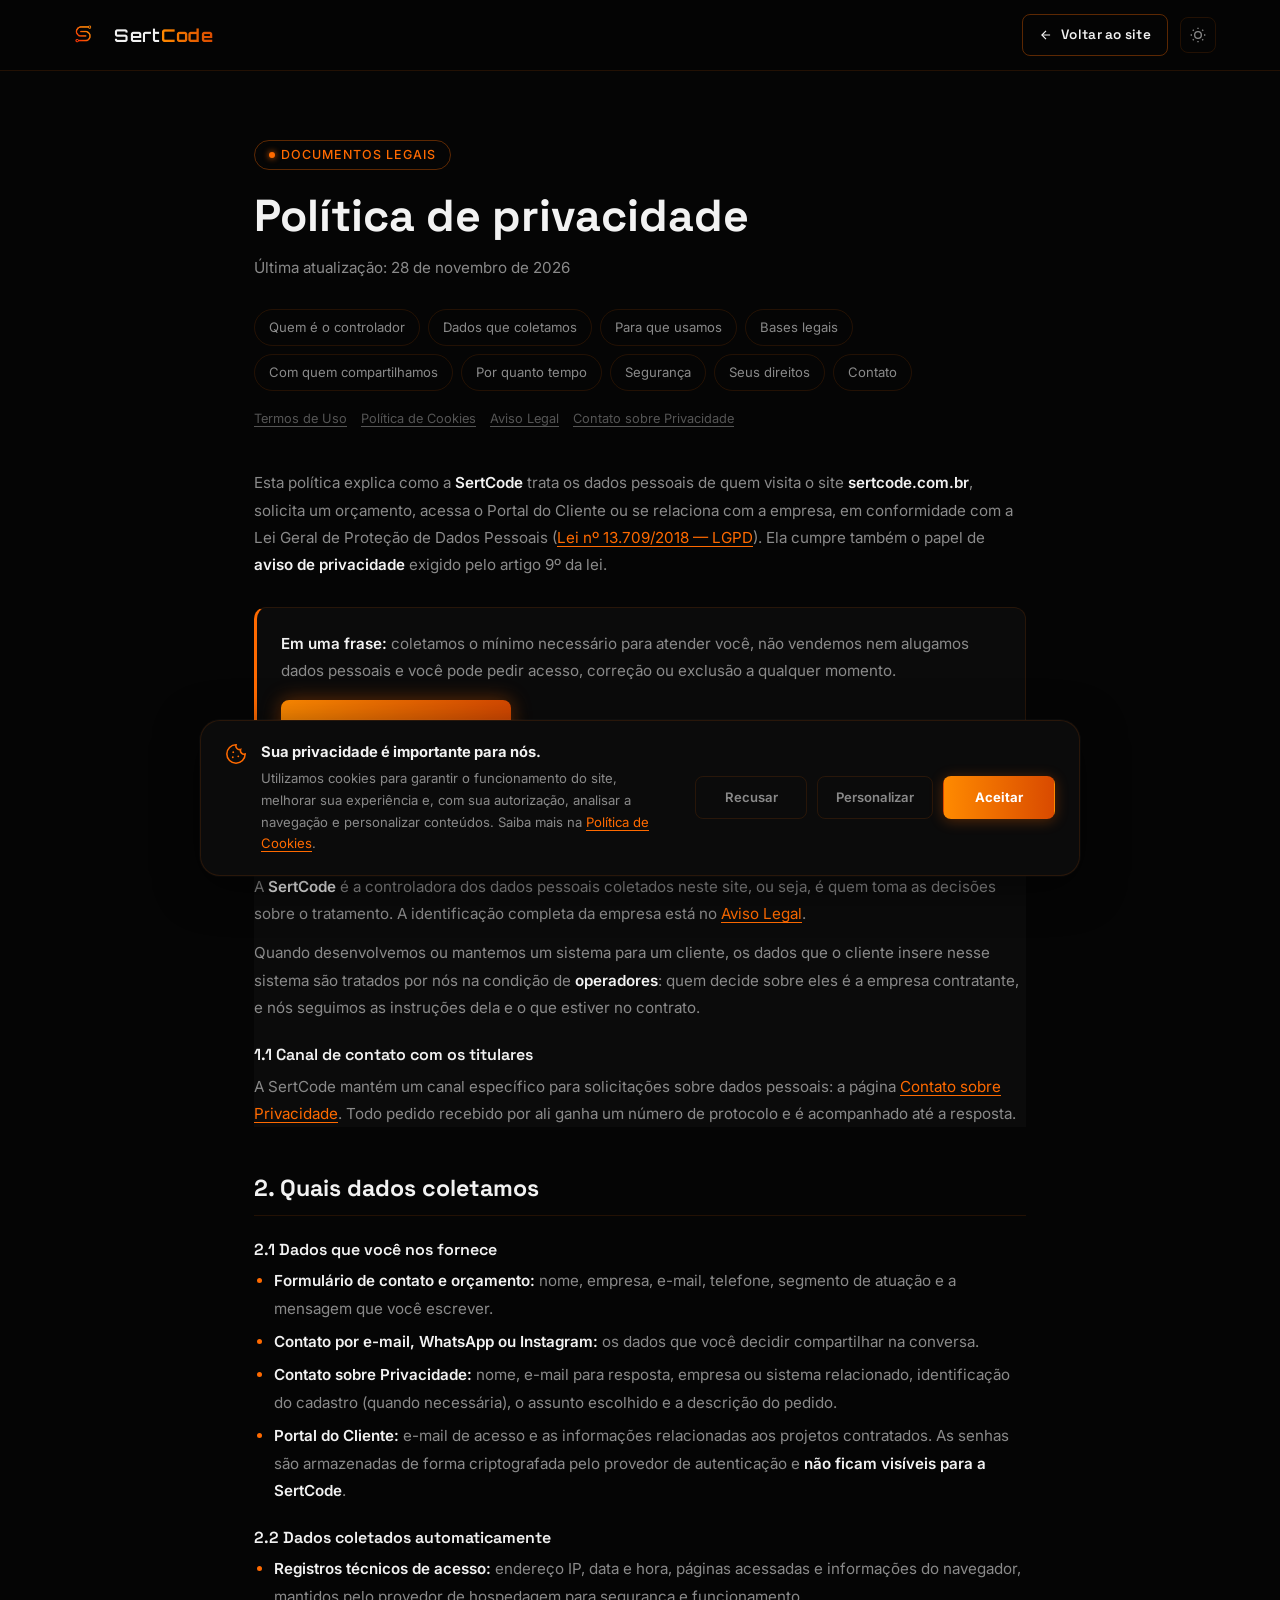
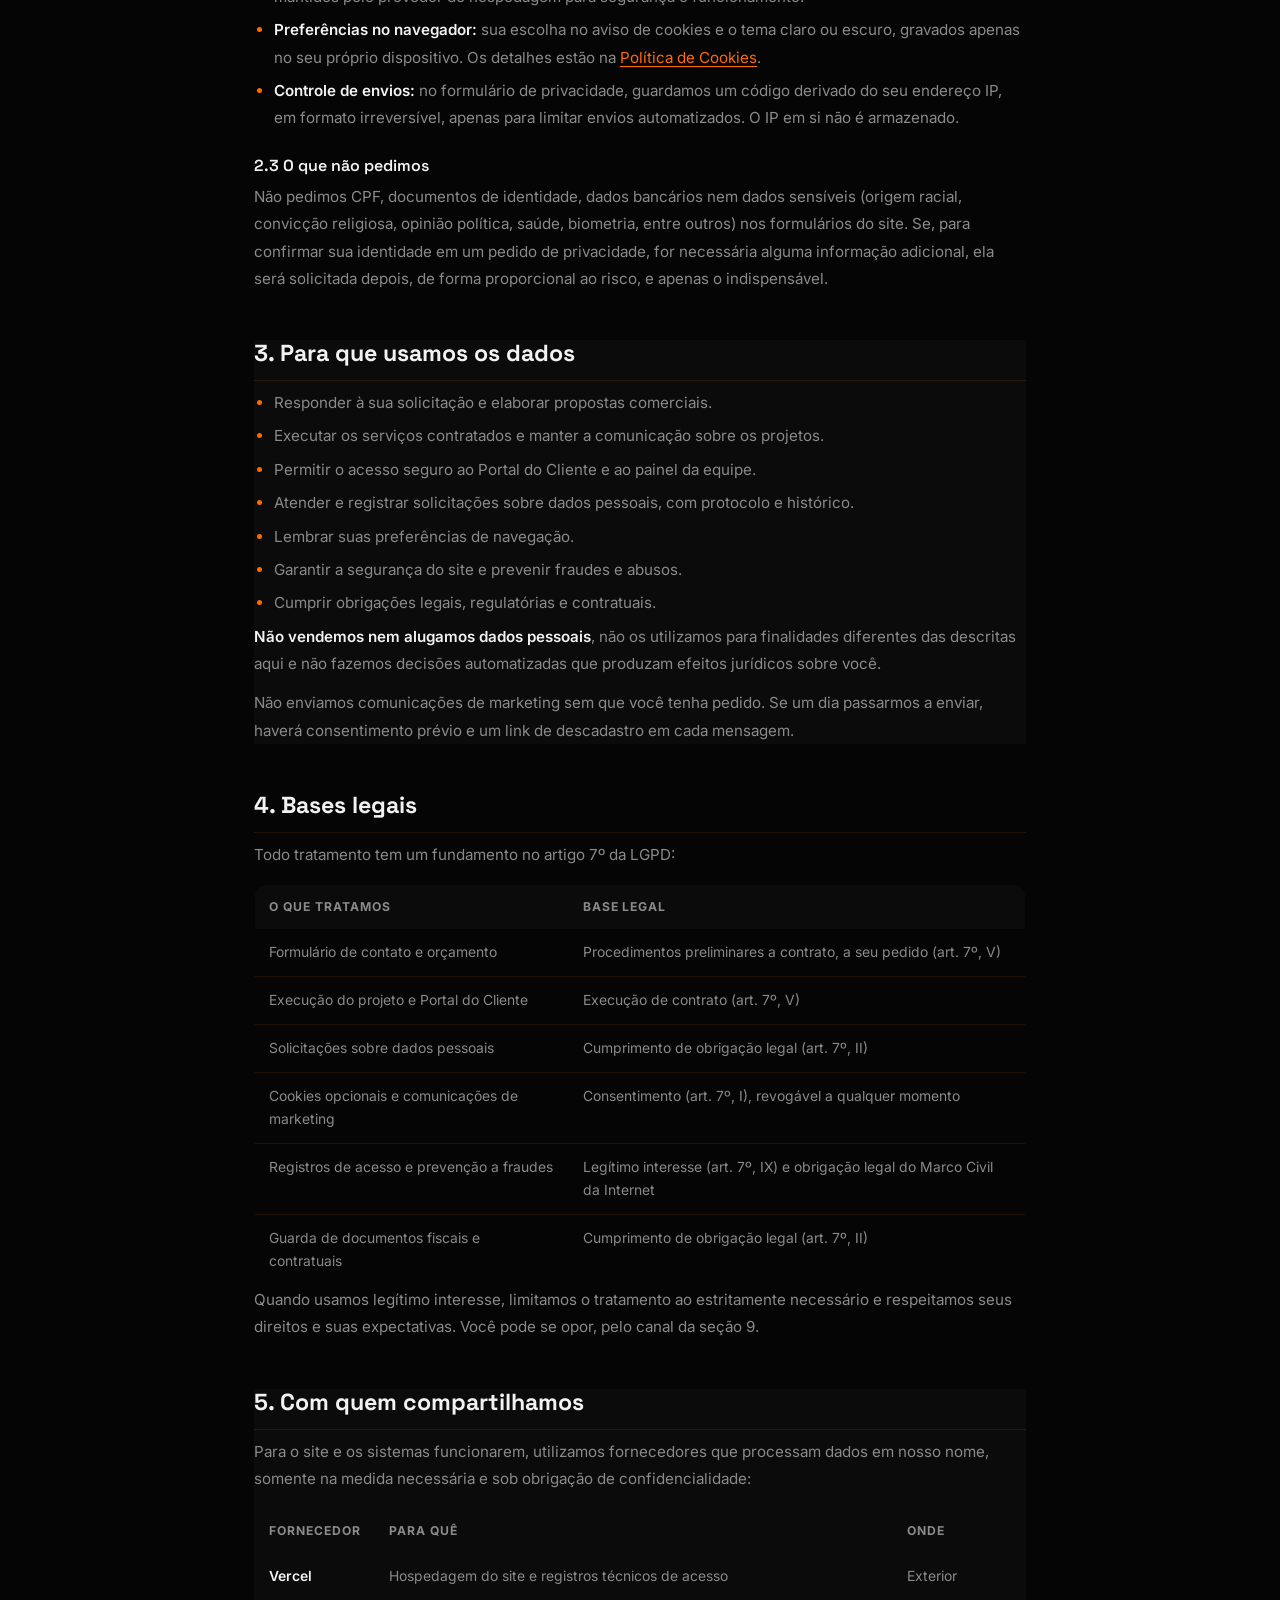
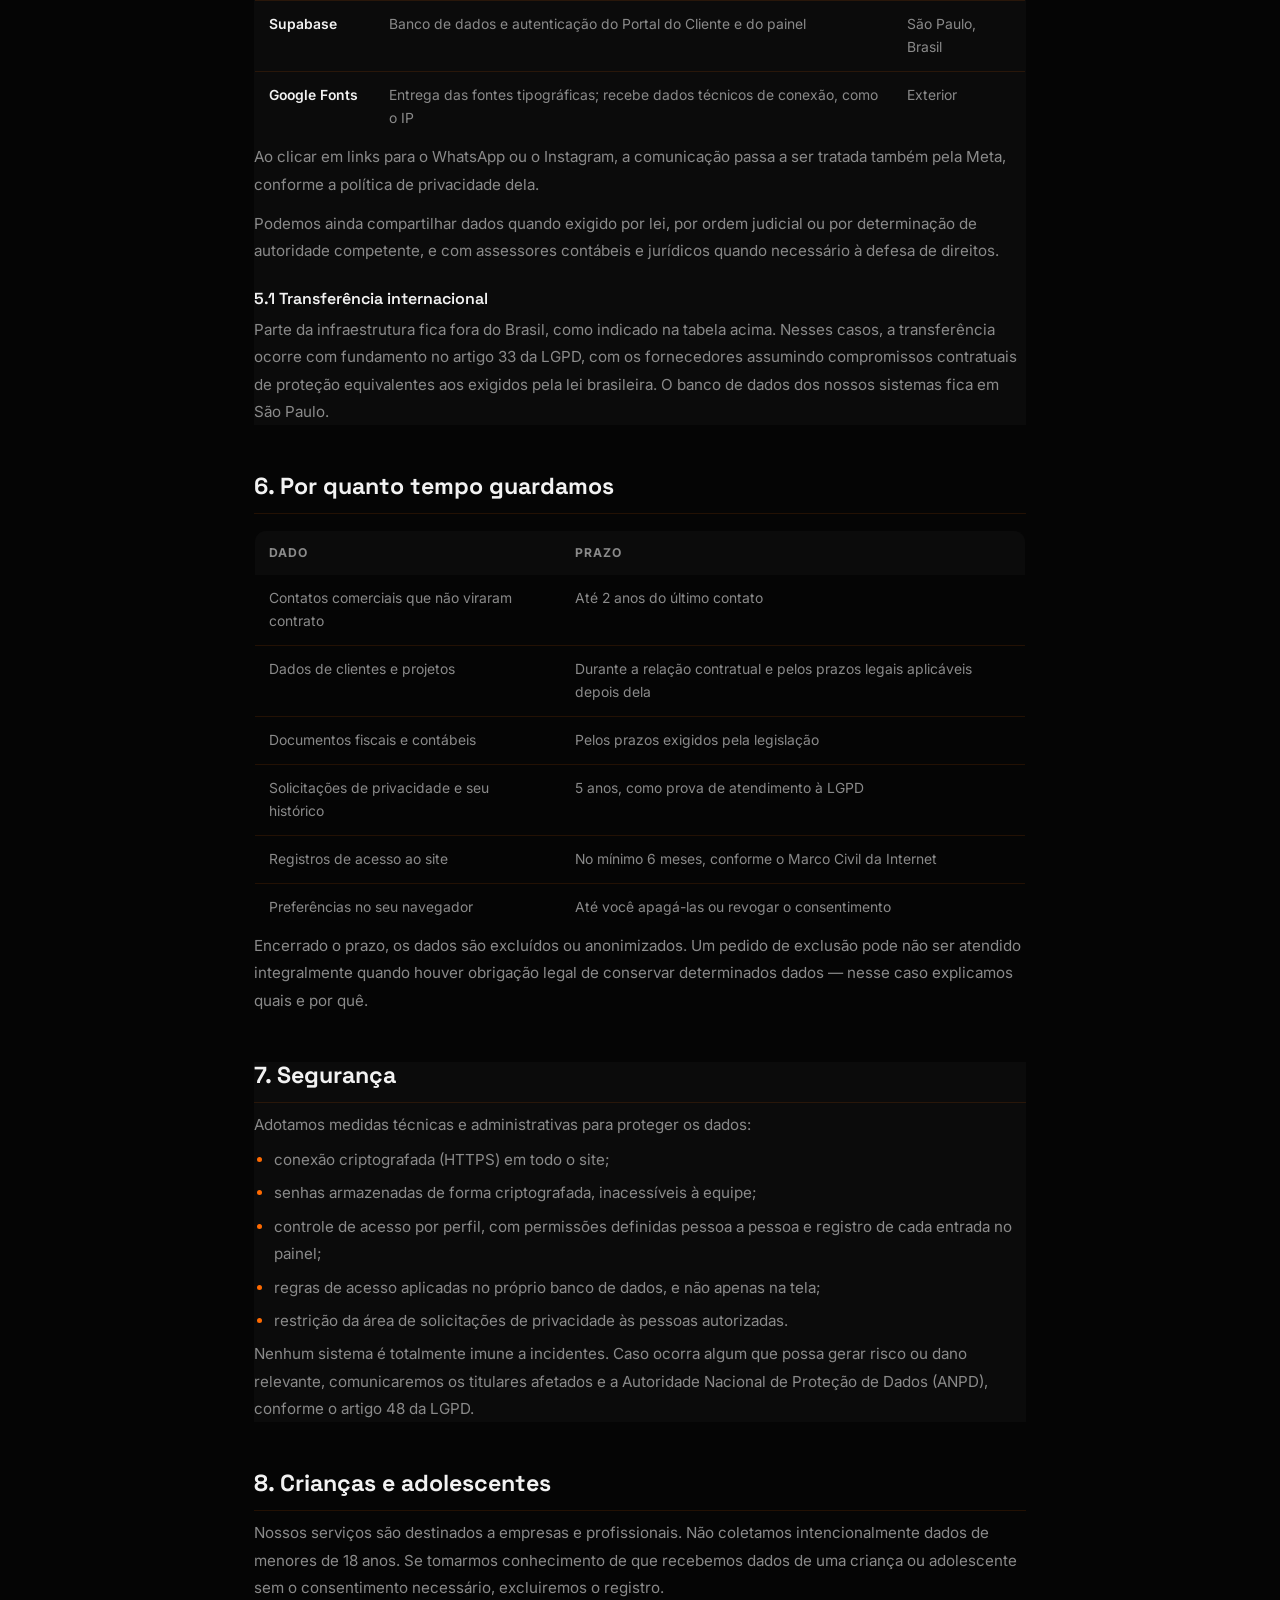
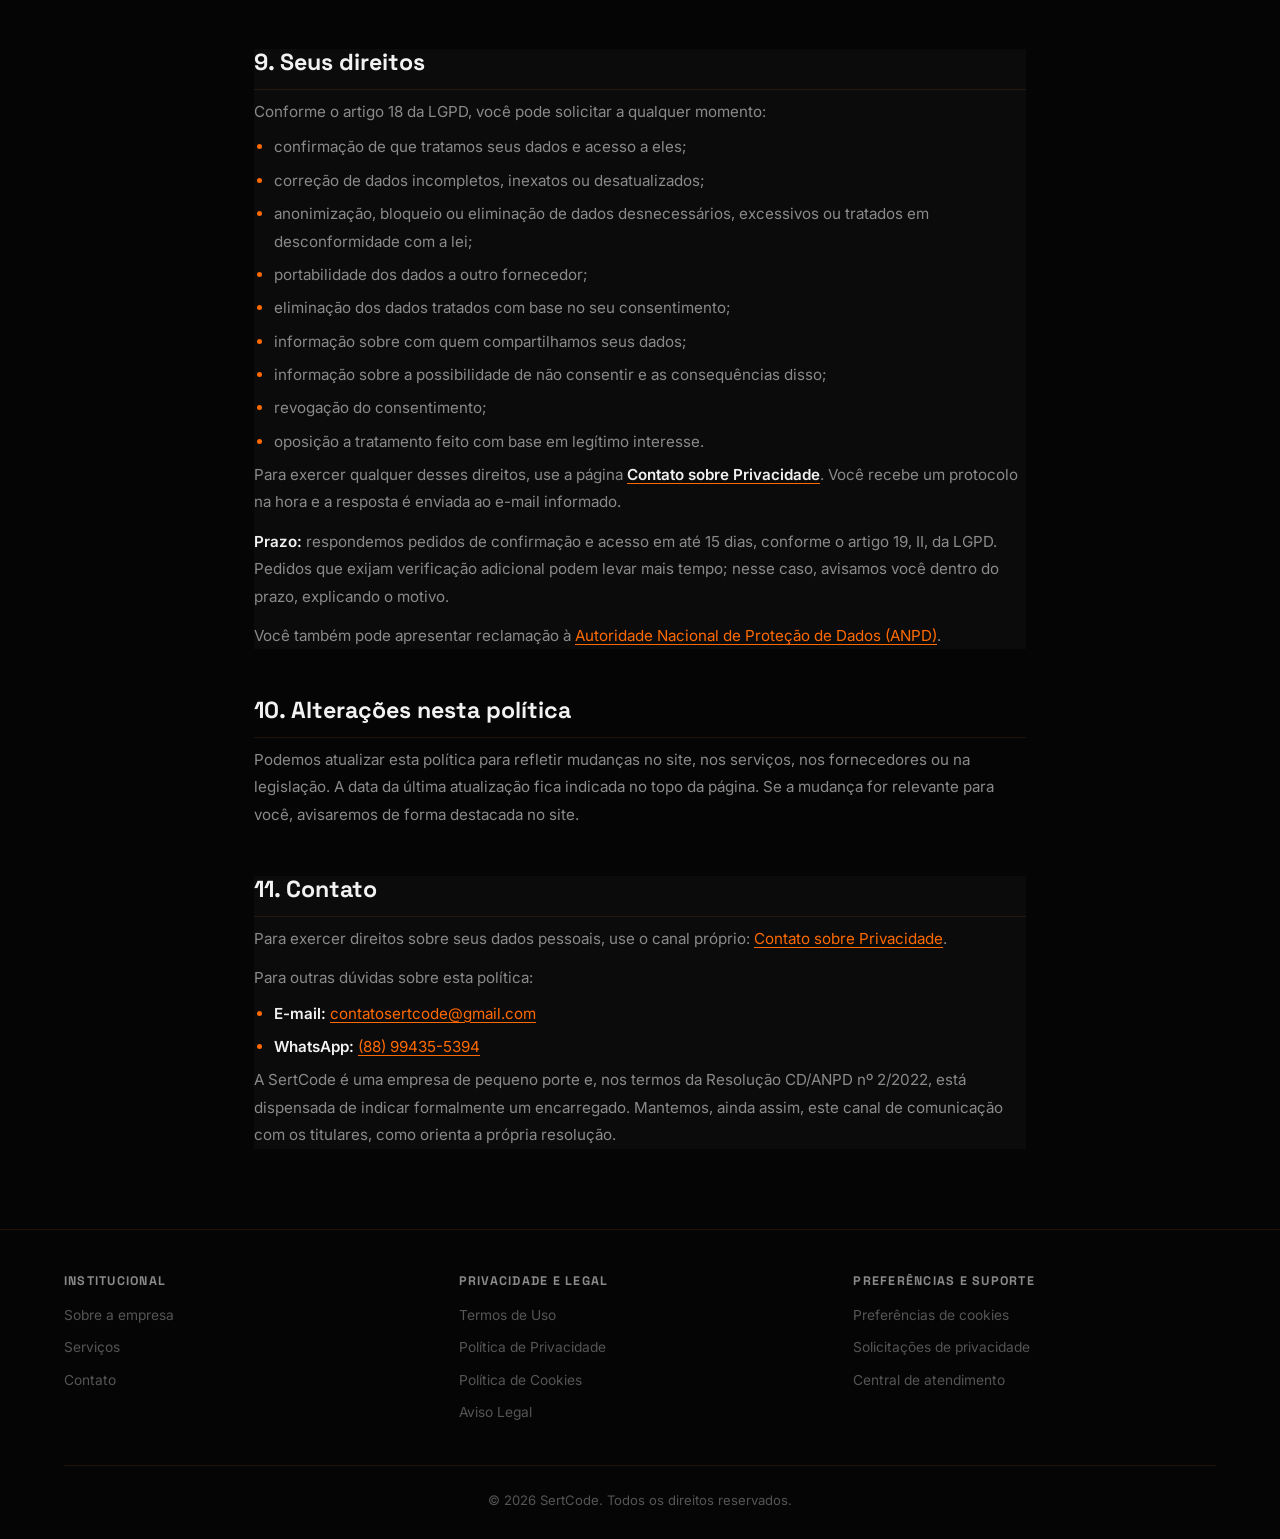
<file: privacidade.html>
<!DOCTYPE html>
<html lang="pt-BR">
<head>
  <meta charset="UTF-8">
  <meta name="viewport" content="width=device-width, initial-scale=1.0">
  <title>Política de Privacidade — SertCode</title>
  <meta name="description" content="Quais dados pessoais a SertCode coleta, para quê, com quem compartilha, por quanto tempo guarda e quais são os seus direitos, conforme a LGPD (Lei nº 13.709/2018).">
  <link rel="canonical" href="https://sertcode.com.br/privacidade.html">
  <link rel="icon" type="image/png" href="assets/logo-symbol.png">

  <link rel="preconnect" href="https://fonts.googleapis.com">
  <link rel="preconnect" href="https://fonts.gstatic.com" crossorigin>
  <link href="https://fonts.googleapis.com/css2?family=Inter:wght@400;500;600&family=Orbitron:wght@600;700&family=Space+Grotesk:wght@500;600;700;800&display=swap" rel="stylesheet">

  <link rel="stylesheet" href="css/variables.css?v=4">
  <link rel="stylesheet" href="css/reset.css?v=4">
  <link rel="stylesheet" href="css/components.css?v=4">
  <link rel="stylesheet" href="css/main.css?v=13">
  <link rel="stylesheet" href="css/cookies.css?v=1">

  <script>
    try { if (localStorage.getItem('sertcode_theme') === 'light') document.documentElement.setAttribute('data-theme', 'light'); } catch (e) {}
  </script>
</head>
<body>

<header id="navbar" class="scrolled">
  <div class="container nav-inner">
    <a href="index.html" class="nav-logo" aria-label="SertCode — Início">
      <img src="assets/logo-symbol.png" alt="SertCode" width="38" height="44">
      <span>Sert<em>Code</em></span>
    </a>
    <div class="legal-nav-actions">
      <a href="index.html" class="btn btn-outline legal-back">
        <svg width="14" height="14" fill="none" stroke="currentColor" stroke-width="2" viewBox="0 0 24 24" aria-hidden="true"><line x1="19" y1="12" x2="5" y2="12"/><polyline points="12 19 5 12 12 5"/></svg>
        Voltar ao site
      </a>
      <button class="theme-toggle" id="theme-toggle" aria-label="Alternar tema" title="Modo claro / escuro">
        <svg class="icon-sun" width="16" height="16" fill="none" stroke="currentColor" stroke-width="2" viewBox="0 0 24 24"><circle cx="12" cy="12" r="5"/><line x1="12" y1="1" x2="12" y2="3"/><line x1="12" y1="21" x2="12" y2="23"/><line x1="4.22" y1="4.22" x2="5.64" y2="5.64"/><line x1="18.36" y1="18.36" x2="19.78" y2="19.78"/><line x1="1" y1="12" x2="3" y2="12"/><line x1="21" y1="12" x2="23" y2="12"/><line x1="4.22" y1="19.78" x2="5.64" y2="18.36"/><line x1="18.36" y1="5.64" x2="19.78" y2="4.22"/></svg>
        <svg class="icon-moon" width="16" height="16" fill="none" stroke="currentColor" stroke-width="2" viewBox="0 0 24 24"><path d="M21 12.79A9 9 0 1111.21 3 7 7 0 0021 12.79z"/></svg>
      </button>
    </div>
  </div>
</header>

<main class="legal">
  <div class="container legal-inner">

    <div class="legal-head">
      <div class="badge">Documentos legais</div>
      <h1>Política de privacidade</h1>
      <p class="legal-updated">Última atualização: 28 de novembro de 2026</p>
      <nav class="legal-toc" aria-label="Nesta página">
        <a href="#controlador">Quem é o controlador</a>
        <a href="#dados">Dados que coletamos</a>
        <a href="#finalidades">Para que usamos</a>
        <a href="#bases">Bases legais</a>
        <a href="#compartilhamento">Com quem compartilhamos</a>
        <a href="#prazos">Por quanto tempo</a>
        <a href="#seguranca">Segurança</a>
        <a href="#direitos">Seus direitos</a>
        <a href="#contato-dpo">Contato</a>
      </nav>
      <nav class="legal-irmas" aria-label="Outros documentos">
        <a href="termos.html">Termos de Uso</a>
        <a href="cookies.html">Política de Cookies</a>
        <a href="aviso-legal.html">Aviso Legal</a>
        <a href="contato-privacidade.html">Contato sobre Privacidade</a>
      </nav>
    </div>

    <p>Esta política explica como a <strong>SertCode</strong> trata os dados pessoais de quem visita o site <strong>sertcode.com.br</strong>, solicita um orçamento, acessa o Portal do Cliente ou se relaciona com a empresa, em conformidade com a Lei Geral de Proteção de Dados Pessoais (<a href="https://www.planalto.gov.br/ccivil_03/_ato2015-2018/2018/lei/l13709.htm" target="_blank" rel="noopener">Lei nº 13.709/2018 — LGPD</a>). Ela cumpre também o papel de <strong>aviso de privacidade</strong> exigido pelo artigo 9º da lei.</p>

    <div class="legal-destaque">
      <p><strong>Em uma frase:</strong> coletamos o mínimo necessário para atender você, não vendemos nem alugamos dados pessoais e você pode pedir acesso, correção ou exclusão a qualquer momento.</p>
      <a href="contato-privacidade.html" class="btn btn-primary">Exercer meus direitos</a>
    </div>

    <section id="controlador">
      <h2>1. Quem é o controlador dos dados</h2>
      <p>A <strong>SertCode</strong> é a controladora dos dados pessoais coletados neste site, ou seja, é quem toma as decisões sobre o tratamento. A identificação completa da empresa está no <a href="aviso-legal.html#identificacao">Aviso Legal</a>.</p>
      <p>Quando desenvolvemos ou mantemos um sistema para um cliente, os dados que o cliente insere nesse sistema são tratados por nós na condição de <strong>operadores</strong>: quem decide sobre eles é a empresa contratante, e nós seguimos as instruções dela e o que estiver no contrato.</p>

      <h3>1.1 Canal de contato com os titulares</h3>
      <p>A SertCode mantém um canal específico para solicitações sobre dados pessoais: a página <a href="contato-privacidade.html">Contato sobre Privacidade</a>. Todo pedido recebido por ali ganha um número de protocolo e é acompanhado até a resposta.</p>
    </section>

    <section id="dados">
      <h2>2. Quais dados coletamos</h2>

      <h3>2.1 Dados que você nos fornece</h3>
      <ul>
        <li><strong>Formulário de contato e orçamento:</strong> nome, empresa, e-mail, telefone, segmento de atuação e a mensagem que você escrever.</li>
        <li><strong>Contato por e-mail, WhatsApp ou Instagram:</strong> os dados que você decidir compartilhar na conversa.</li>
        <li><strong>Contato sobre Privacidade:</strong> nome, e-mail para resposta, empresa ou sistema relacionado, identificação do cadastro (quando necessária), o assunto escolhido e a descrição do pedido.</li>
        <li><strong>Portal do Cliente:</strong> e-mail de acesso e as informações relacionadas aos projetos contratados. As senhas são armazenadas de forma criptografada pelo provedor de autenticação e <strong>não ficam visíveis para a SertCode</strong>.</li>
      </ul>

      <h3>2.2 Dados coletados automaticamente</h3>
      <ul>
        <li><strong>Registros técnicos de acesso:</strong> endereço IP, data e hora, páginas acessadas e informações do navegador, mantidos pelo provedor de hospedagem para segurança e funcionamento.</li>
        <li><strong>Preferências no navegador:</strong> sua escolha no aviso de cookies e o tema claro ou escuro, gravados apenas no seu próprio dispositivo. Os detalhes estão na <a href="cookies.html">Política de Cookies</a>.</li>
        <li><strong>Controle de envios:</strong> no formulário de privacidade, guardamos um código derivado do seu endereço IP, em formato irreversível, apenas para limitar envios automatizados. O IP em si não é armazenado.</li>
      </ul>

      <h3>2.3 O que não pedimos</h3>
      <p>Não pedimos CPF, documentos de identidade, dados bancários nem dados sensíveis (origem racial, convicção religiosa, opinião política, saúde, biometria, entre outros) nos formulários do site. Se, para confirmar sua identidade em um pedido de privacidade, for necessária alguma informação adicional, ela será solicitada depois, de forma proporcional ao risco, e apenas o indispensável.</p>
    </section>

    <section id="finalidades">
      <h2>3. Para que usamos os dados</h2>
      <ul>
        <li>Responder à sua solicitação e elaborar propostas comerciais.</li>
        <li>Executar os serviços contratados e manter a comunicação sobre os projetos.</li>
        <li>Permitir o acesso seguro ao Portal do Cliente e ao painel da equipe.</li>
        <li>Atender e registrar solicitações sobre dados pessoais, com protocolo e histórico.</li>
        <li>Lembrar suas preferências de navegação.</li>
        <li>Garantir a segurança do site e prevenir fraudes e abusos.</li>
        <li>Cumprir obrigações legais, regulatórias e contratuais.</li>
      </ul>
      <p><strong>Não vendemos nem alugamos dados pessoais</strong>, não os utilizamos para finalidades diferentes das descritas aqui e não fazemos decisões automatizadas que produzam efeitos jurídicos sobre você.</p>
      <p>Não enviamos comunicações de marketing sem que você tenha pedido. Se um dia passarmos a enviar, haverá consentimento prévio e um link de descadastro em cada mensagem.</p>
    </section>

    <section id="bases">
      <h2>4. Bases legais</h2>
      <p>Todo tratamento tem um fundamento no artigo 7º da LGPD:</p>
      <div class="legal-tabela-rolagem">
        <table class="legal-tabela">
          <thead>
            <tr><th scope="col">O que tratamos</th><th scope="col">Base legal</th></tr>
          </thead>
          <tbody>
            <tr><td>Formulário de contato e orçamento</td><td>Procedimentos preliminares a contrato, a seu pedido (art. 7º, V)</td></tr>
            <tr><td>Execução do projeto e Portal do Cliente</td><td>Execução de contrato (art. 7º, V)</td></tr>
            <tr><td>Solicitações sobre dados pessoais</td><td>Cumprimento de obrigação legal (art. 7º, II)</td></tr>
            <tr><td>Cookies opcionais e comunicações de marketing</td><td>Consentimento (art. 7º, I), revogável a qualquer momento</td></tr>
            <tr><td>Registros de acesso e prevenção a fraudes</td><td>Legítimo interesse (art. 7º, IX) e obrigação legal do Marco Civil da Internet</td></tr>
            <tr><td>Guarda de documentos fiscais e contratuais</td><td>Cumprimento de obrigação legal (art. 7º, II)</td></tr>
          </tbody>
        </table>
      </div>
      <p>Quando usamos legítimo interesse, limitamos o tratamento ao estritamente necessário e respeitamos seus direitos e suas expectativas. Você pode se opor, pelo canal da seção 9.</p>
    </section>

    <section id="compartilhamento">
      <h2>5. Com quem compartilhamos</h2>
      <p>Para o site e os sistemas funcionarem, utilizamos fornecedores que processam dados em nosso nome, somente na medida necessária e sob obrigação de confidencialidade:</p>
      <div class="legal-tabela-rolagem">
        <table class="legal-tabela">
          <thead>
            <tr><th scope="col">Fornecedor</th><th scope="col">Para quê</th><th scope="col">Onde</th></tr>
          </thead>
          <tbody>
            <tr><td><strong>Vercel</strong></td><td>Hospedagem do site e registros técnicos de acesso</td><td>Exterior</td></tr>
            <tr><td><strong>Supabase</strong></td><td>Banco de dados e autenticação do Portal do Cliente e do painel</td><td>São Paulo, Brasil</td></tr>
            <tr><td><strong>Google Fonts</strong></td><td>Entrega das fontes tipográficas; recebe dados técnicos de conexão, como o IP</td><td>Exterior</td></tr>
          </tbody>
        </table>
      </div>
      <p>Ao clicar em links para o WhatsApp ou o Instagram, a comunicação passa a ser tratada também pela Meta, conforme a política de privacidade dela.</p>
      <p>Podemos ainda compartilhar dados quando exigido por lei, por ordem judicial ou por determinação de autoridade competente, e com assessores contábeis e jurídicos quando necessário à defesa de direitos.</p>

      <h3>5.1 Transferência internacional</h3>
      <p>Parte da infraestrutura fica fora do Brasil, como indicado na tabela acima. Nesses casos, a transferência ocorre com fundamento no artigo 33 da LGPD, com os fornecedores assumindo compromissos contratuais de proteção equivalentes aos exigidos pela lei brasileira. O banco de dados dos nossos sistemas fica em São Paulo.</p>
    </section>

    <section id="prazos">
      <h2>6. Por quanto tempo guardamos</h2>
      <div class="legal-tabela-rolagem">
        <table class="legal-tabela">
          <thead>
            <tr><th scope="col">Dado</th><th scope="col">Prazo</th></tr>
          </thead>
          <tbody>
            <tr><td>Contatos comerciais que não viraram contrato</td><td>Até 2 anos do último contato</td></tr>
            <tr><td>Dados de clientes e projetos</td><td>Durante a relação contratual e pelos prazos legais aplicáveis depois dela</td></tr>
            <tr><td>Documentos fiscais e contábeis</td><td>Pelos prazos exigidos pela legislação</td></tr>
            <tr><td>Solicitações de privacidade e seu histórico</td><td>5 anos, como prova de atendimento à LGPD</td></tr>
            <tr><td>Registros de acesso ao site</td><td>No mínimo 6 meses, conforme o Marco Civil da Internet</td></tr>
            <tr><td>Preferências no seu navegador</td><td>Até você apagá-las ou revogar o consentimento</td></tr>
          </tbody>
        </table>
      </div>
      <p>Encerrado o prazo, os dados são excluídos ou anonimizados. Um pedido de exclusão pode não ser atendido integralmente quando houver obrigação legal de conservar determinados dados — nesse caso explicamos quais e por quê.</p>
    </section>

    <section id="seguranca">
      <h2>7. Segurança</h2>
      <p>Adotamos medidas técnicas e administrativas para proteger os dados:</p>
      <ul>
        <li>conexão criptografada (HTTPS) em todo o site;</li>
        <li>senhas armazenadas de forma criptografada, inacessíveis à equipe;</li>
        <li>controle de acesso por perfil, com permissões definidas pessoa a pessoa e registro de cada entrada no painel;</li>
        <li>regras de acesso aplicadas no próprio banco de dados, e não apenas na tela;</li>
        <li>restrição da área de solicitações de privacidade às pessoas autorizadas.</li>
      </ul>
      <p>Nenhum sistema é totalmente imune a incidentes. Caso ocorra algum que possa gerar risco ou dano relevante, comunicaremos os titulares afetados e a Autoridade Nacional de Proteção de Dados (ANPD), conforme o artigo 48 da LGPD.</p>
    </section>

    <section id="criancas">
      <h2>8. Crianças e adolescentes</h2>
      <p>Nossos serviços são destinados a empresas e profissionais. Não coletamos intencionalmente dados de menores de 18 anos. Se tomarmos conhecimento de que recebemos dados de uma criança ou adolescente sem o consentimento necessário, excluiremos o registro.</p>
    </section>

    <section id="direitos">
      <h2>9. Seus direitos</h2>
      <p>Conforme o artigo 18 da LGPD, você pode solicitar a qualquer momento:</p>
      <ul>
        <li>confirmação de que tratamos seus dados e acesso a eles;</li>
        <li>correção de dados incompletos, inexatos ou desatualizados;</li>
        <li>anonimização, bloqueio ou eliminação de dados desnecessários, excessivos ou tratados em desconformidade com a lei;</li>
        <li>portabilidade dos dados a outro fornecedor;</li>
        <li>eliminação dos dados tratados com base no seu consentimento;</li>
        <li>informação sobre com quem compartilhamos seus dados;</li>
        <li>informação sobre a possibilidade de não consentir e as consequências disso;</li>
        <li>revogação do consentimento;</li>
        <li>oposição a tratamento feito com base em legítimo interesse.</li>
      </ul>
      <p>Para exercer qualquer desses direitos, use a página <a href="contato-privacidade.html"><strong>Contato sobre Privacidade</strong></a>. Você recebe um protocolo na hora e a resposta é enviada ao e-mail informado.</p>
      <p><strong>Prazo:</strong> respondemos pedidos de confirmação e acesso em até 15 dias, conforme o artigo 19, II, da LGPD. Pedidos que exijam verificação adicional podem levar mais tempo; nesse caso, avisamos você dentro do prazo, explicando o motivo.</p>
      <p>Você também pode apresentar reclamação à <a href="https://www.gov.br/anpd/" target="_blank" rel="noopener">Autoridade Nacional de Proteção de Dados (ANPD)</a>.</p>
    </section>

    <section id="alteracoes">
      <h2>10. Alterações nesta política</h2>
      <p>Podemos atualizar esta política para refletir mudanças no site, nos serviços, nos fornecedores ou na legislação. A data da última atualização fica indicada no topo da página. Se a mudança for relevante para você, avisaremos de forma destacada no site.</p>
    </section>

    <section id="contato-dpo">
      <h2>11. Contato</h2>
      <p>Para exercer direitos sobre seus dados pessoais, use o canal próprio: <a href="contato-privacidade.html">Contato sobre Privacidade</a>.</p>
      <p>Para outras dúvidas sobre esta política:</p>
      <ul>
        <li><strong>E-mail:</strong> <a href="mailto:contatosertcode@gmail.com">contatosertcode@gmail.com</a></li>
        <li><strong>WhatsApp:</strong> <a href="https://wa.me/5588994355394" target="_blank" rel="noopener">(88) 99435-5394</a></li>
      </ul>
      <p>A SertCode é uma empresa de pequeno porte e, nos termos da Resolução CD/ANPD nº 2/2022, está dispensada de indicar formalmente um encarregado. Mantemos, ainda assim, este canal de comunicação com os titulares, como orienta a própria resolução.</p>
    </section>

  </div>
</main>

<footer class="legal-footer">
  <div class="container">
    <div class="legal-footer-cols">
      <div class="legal-footer-col">
        <h4>Institucional</h4>
        <a href="index.html#sobre">Sobre a empresa</a>
        <a href="index.html#servicos">Serviços</a>
        <a href="index.html#contato">Contato</a>
      </div>
      <div class="legal-footer-col">
        <h4>Privacidade e Legal</h4>
        <a href="termos.html">Termos de Uso</a>
        <a href="privacidade.html">Política de Privacidade</a>
        <a href="cookies.html">Política de Cookies</a>
        <a href="aviso-legal.html">Aviso Legal</a>
      </div>
      <div class="legal-footer-col">
        <h4>Preferências e Suporte</h4>
        <a href="#" data-cookies="preferencias">Preferências de cookies</a>
        <a href="contato-privacidade.html">Solicitações de privacidade</a>
        <a href="cliente.html">Central de atendimento</a>
      </div>
    </div>
    <div class="legal-footer-base">&copy; 2026 SertCode. Todos os direitos reservados.</div>
  </div>
</footer>

<script>
  document.getElementById('theme-toggle').addEventListener('click', function () {
    var root = document.documentElement;
    var toLight = root.getAttribute('data-theme') !== 'light';
    if (toLight) root.setAttribute('data-theme', 'light'); else root.removeAttribute('data-theme');
    try { localStorage.setItem('sertcode_theme', toLight ? 'light' : 'dark'); } catch (e) {}
  });
</script>
<script src="js/cookies.js?v=1" defer></script>

</body>
</html>
</file>
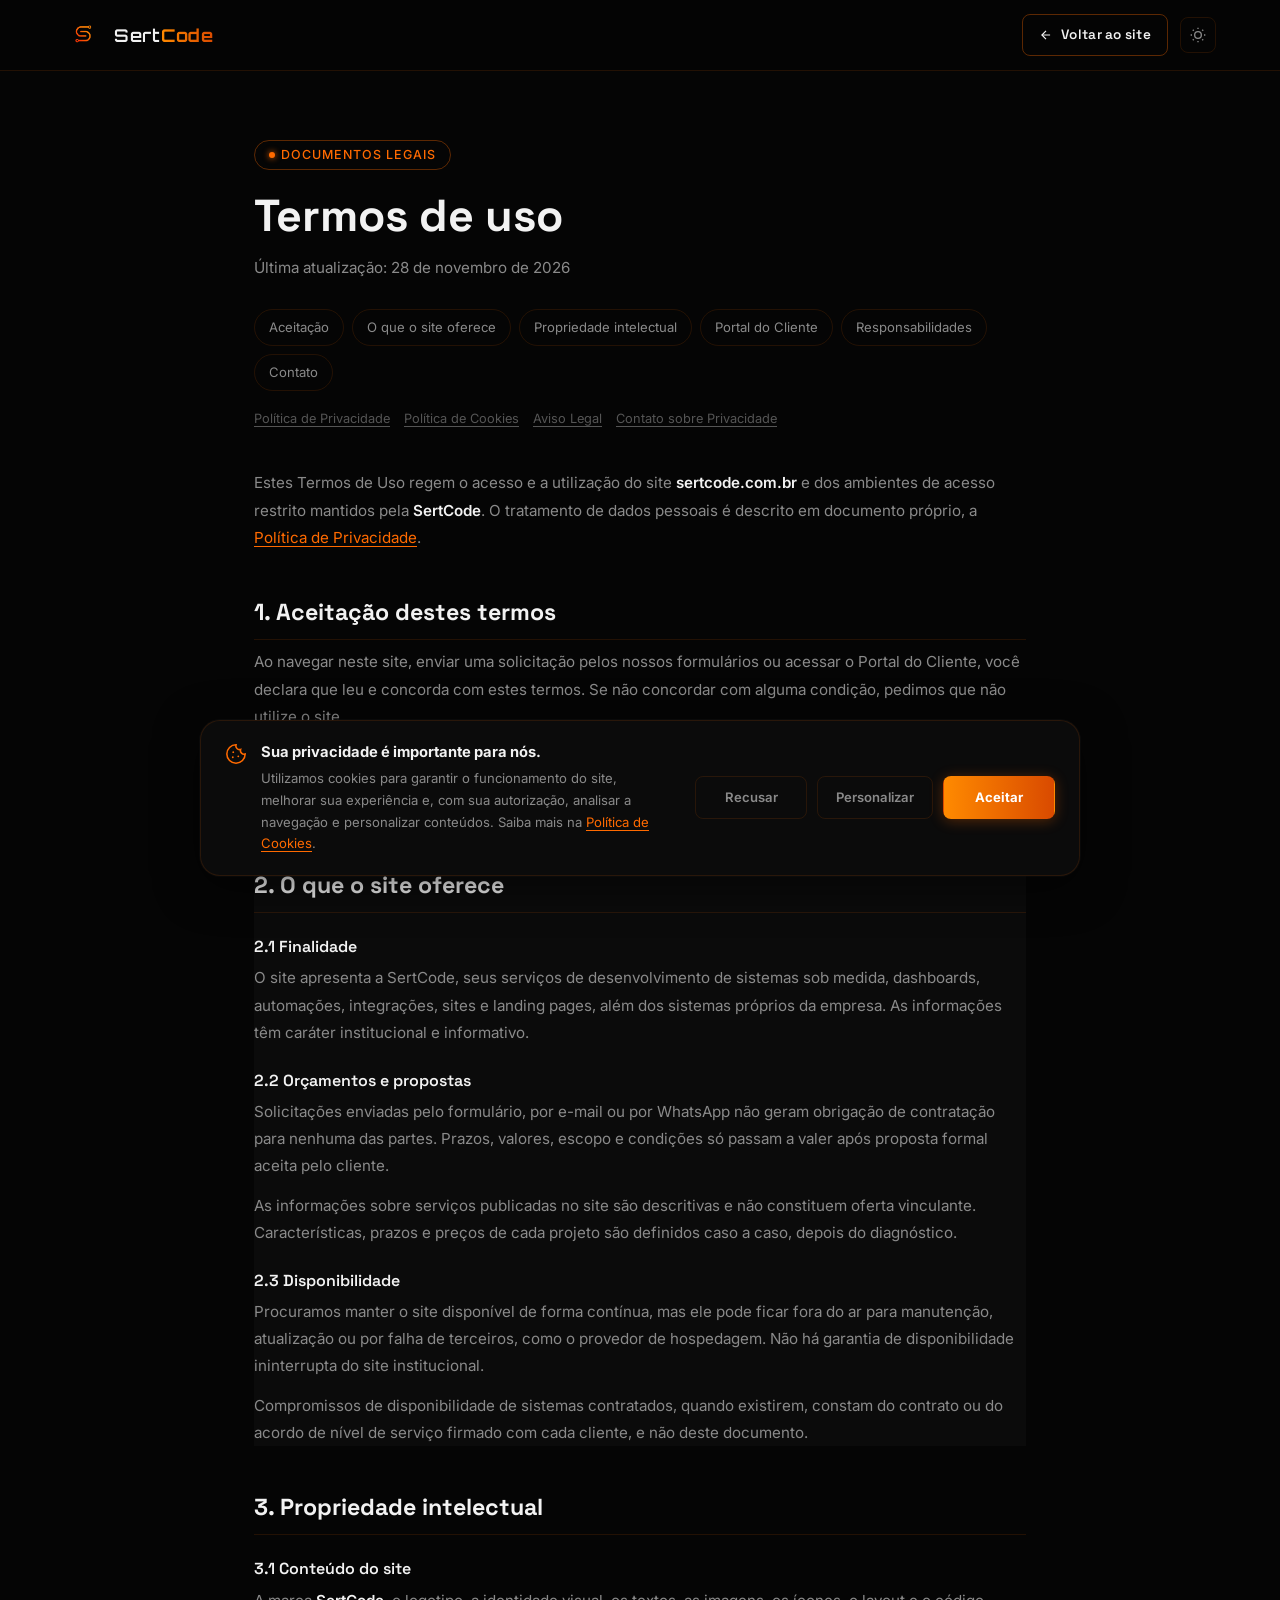
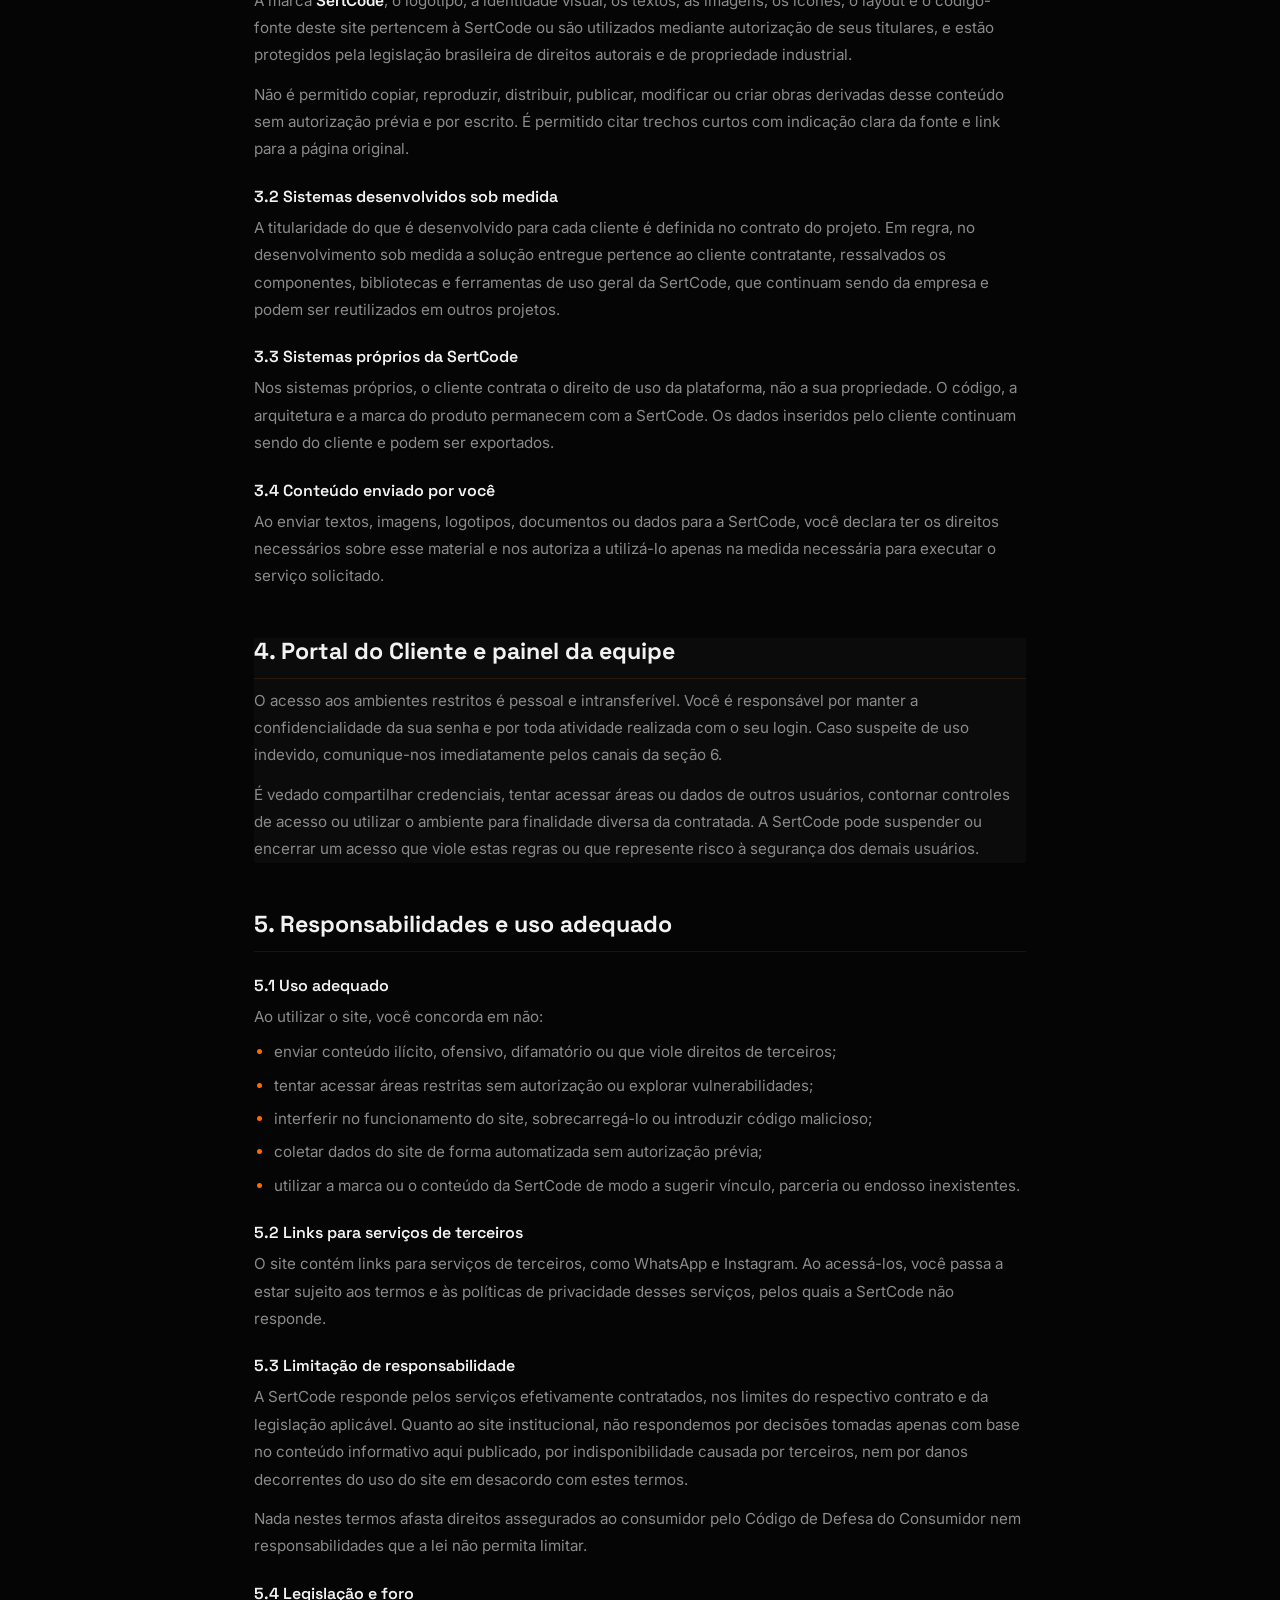
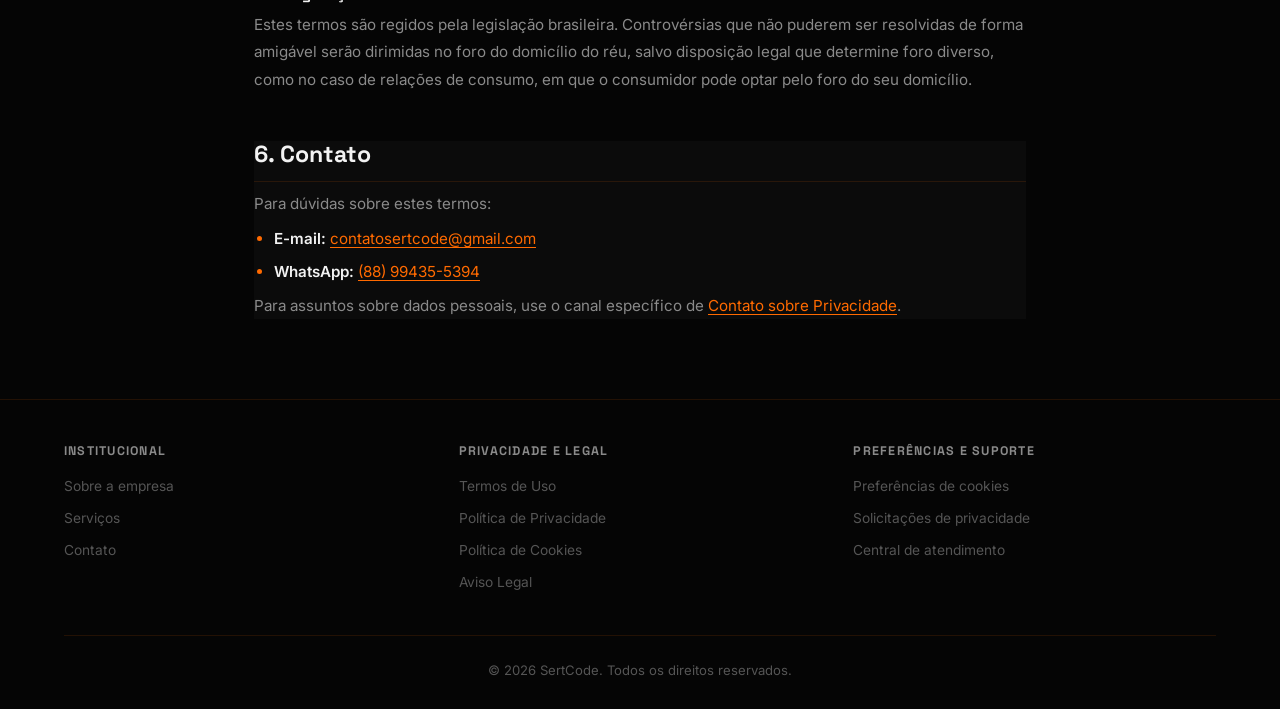
<file: termos.html>
<!DOCTYPE html>
<html lang="pt-BR">
<head>
  <meta charset="UTF-8">
  <meta name="viewport" content="width=device-width, initial-scale=1.0">
  <title>Termos de Uso — SertCode</title>
  <meta name="description" content="Termos de uso do site sertcode.com.br: regras de utilização, responsabilidades, propriedade intelectual e condições de acesso.">
  <link rel="canonical" href="https://sertcode.com.br/termos.html">
  <link rel="icon" type="image/png" href="assets/logo-symbol.png">

  <link rel="preconnect" href="https://fonts.googleapis.com">
  <link rel="preconnect" href="https://fonts.gstatic.com" crossorigin>
  <link href="https://fonts.googleapis.com/css2?family=Inter:wght@400;500;600&family=Orbitron:wght@600;700&family=Space+Grotesk:wght@500;600;700;800&display=swap" rel="stylesheet">

  <link rel="stylesheet" href="css/variables.css?v=4">
  <link rel="stylesheet" href="css/reset.css?v=4">
  <link rel="stylesheet" href="css/components.css?v=4">
  <link rel="stylesheet" href="css/main.css?v=13">
  <link rel="stylesheet" href="css/cookies.css?v=1">

  <script>
    try { if (localStorage.getItem('sertcode_theme') === 'light') document.documentElement.setAttribute('data-theme', 'light'); } catch (e) {}
  </script>
</head>
<body>

<header id="navbar" class="scrolled">
  <div class="container nav-inner">
    <a href="index.html" class="nav-logo" aria-label="SertCode — Início">
      <img src="assets/logo-symbol.png" alt="SertCode" width="38" height="44">
      <span>Sert<em>Code</em></span>
    </a>
    <div class="legal-nav-actions">
      <a href="index.html" class="btn btn-outline legal-back">
        <svg width="14" height="14" fill="none" stroke="currentColor" stroke-width="2" viewBox="0 0 24 24" aria-hidden="true"><line x1="19" y1="12" x2="5" y2="12"/><polyline points="12 19 5 12 12 5"/></svg>
        Voltar ao site
      </a>
      <button class="theme-toggle" id="theme-toggle" aria-label="Alternar tema" title="Modo claro / escuro">
        <svg class="icon-sun" width="16" height="16" fill="none" stroke="currentColor" stroke-width="2" viewBox="0 0 24 24"><circle cx="12" cy="12" r="5"/><line x1="12" y1="1" x2="12" y2="3"/><line x1="12" y1="21" x2="12" y2="23"/><line x1="4.22" y1="4.22" x2="5.64" y2="5.64"/><line x1="18.36" y1="18.36" x2="19.78" y2="19.78"/><line x1="1" y1="12" x2="3" y2="12"/><line x1="21" y1="12" x2="23" y2="12"/><line x1="4.22" y1="19.78" x2="5.64" y2="18.36"/><line x1="18.36" y1="5.64" x2="19.78" y2="4.22"/></svg>
        <svg class="icon-moon" width="16" height="16" fill="none" stroke="currentColor" stroke-width="2" viewBox="0 0 24 24"><path d="M21 12.79A9 9 0 1111.21 3 7 7 0 0021 12.79z"/></svg>
      </button>
    </div>
  </div>
</header>

<main class="legal">
  <div class="container legal-inner">

    <div class="legal-head">
      <div class="badge">Documentos legais</div>
      <h1>Termos de uso</h1>
      <p class="legal-updated">Última atualização: 28 de novembro de 2026</p>
      <nav class="legal-toc" aria-label="Nesta página">
        <a href="#aceitacao">Aceitação</a>
        <a href="#servico">O que o site oferece</a>
        <a href="#propriedade">Propriedade intelectual</a>
        <a href="#portal">Portal do Cliente</a>
        <a href="#responsabilidade">Responsabilidades</a>
        <a href="#contato">Contato</a>
      </nav>
      <nav class="legal-irmas" aria-label="Outros documentos">
        <a href="privacidade.html">Política de Privacidade</a>
        <a href="cookies.html">Política de Cookies</a>
        <a href="aviso-legal.html">Aviso Legal</a>
        <a href="contato-privacidade.html">Contato sobre Privacidade</a>
      </nav>
    </div>

    <p>Estes Termos de Uso regem o acesso e a utilização do site <strong>sertcode.com.br</strong> e dos ambientes de acesso restrito mantidos pela <strong>SertCode</strong>. O tratamento de dados pessoais é descrito em documento próprio, a <a href="privacidade.html">Política de Privacidade</a>.</p>

    <section id="aceitacao">
      <h2>1. Aceitação destes termos</h2>
      <p>Ao navegar neste site, enviar uma solicitação pelos nossos formulários ou acessar o Portal do Cliente, você declara que leu e concorda com estes termos. Se não concordar com alguma condição, pedimos que não utilize o site.</p>
      <p>Podemos alterar estes termos a qualquer momento para refletir mudanças no site, nos serviços ou na legislação. A data da última atualização fica indicada no topo desta página, e o uso do site após uma alteração significa concordância com a versão vigente.</p>
    </section>

    <section id="servico">
      <h2>2. O que o site oferece</h2>

      <h3>2.1 Finalidade</h3>
      <p>O site apresenta a SertCode, seus serviços de desenvolvimento de sistemas sob medida, dashboards, automações, integrações, sites e landing pages, além dos sistemas próprios da empresa. As informações têm caráter institucional e informativo.</p>

      <h3>2.2 Orçamentos e propostas</h3>
      <p>Solicitações enviadas pelo formulário, por e-mail ou por WhatsApp não geram obrigação de contratação para nenhuma das partes. Prazos, valores, escopo e condições só passam a valer após proposta formal aceita pelo cliente.</p>
      <p>As informações sobre serviços publicadas no site são descritivas e não constituem oferta vinculante. Características, prazos e preços de cada projeto são definidos caso a caso, depois do diagnóstico.</p>

      <h3>2.3 Disponibilidade</h3>
      <p>Procuramos manter o site disponível de forma contínua, mas ele pode ficar fora do ar para manutenção, atualização ou por falha de terceiros, como o provedor de hospedagem. Não há garantia de disponibilidade ininterrupta do site institucional.</p>
      <p>Compromissos de disponibilidade de sistemas contratados, quando existirem, constam do contrato ou do acordo de nível de serviço firmado com cada cliente, e não deste documento.</p>
    </section>

    <section id="propriedade">
      <h2>3. Propriedade intelectual</h2>

      <h3>3.1 Conteúdo do site</h3>
      <p>A marca <strong>SertCode</strong>, o logotipo, a identidade visual, os textos, as imagens, os ícones, o layout e o código-fonte deste site pertencem à SertCode ou são utilizados mediante autorização de seus titulares, e estão protegidos pela legislação brasileira de direitos autorais e de propriedade industrial.</p>
      <p>Não é permitido copiar, reproduzir, distribuir, publicar, modificar ou criar obras derivadas desse conteúdo sem autorização prévia e por escrito. É permitido citar trechos curtos com indicação clara da fonte e link para a página original.</p>

      <h3>3.2 Sistemas desenvolvidos sob medida</h3>
      <p>A titularidade do que é desenvolvido para cada cliente é definida no contrato do projeto. Em regra, no desenvolvimento sob medida a solução entregue pertence ao cliente contratante, ressalvados os componentes, bibliotecas e ferramentas de uso geral da SertCode, que continuam sendo da empresa e podem ser reutilizados em outros projetos.</p>

      <h3>3.3 Sistemas próprios da SertCode</h3>
      <p>Nos sistemas próprios, o cliente contrata o direito de uso da plataforma, não a sua propriedade. O código, a arquitetura e a marca do produto permanecem com a SertCode. Os dados inseridos pelo cliente continuam sendo do cliente e podem ser exportados.</p>

      <h3>3.4 Conteúdo enviado por você</h3>
      <p>Ao enviar textos, imagens, logotipos, documentos ou dados para a SertCode, você declara ter os direitos necessários sobre esse material e nos autoriza a utilizá-lo apenas na medida necessária para executar o serviço solicitado.</p>
    </section>

    <section id="portal">
      <h2>4. Portal do Cliente e painel da equipe</h2>
      <p>O acesso aos ambientes restritos é pessoal e intransferível. Você é responsável por manter a confidencialidade da sua senha e por toda atividade realizada com o seu login. Caso suspeite de uso indevido, comunique-nos imediatamente pelos canais da seção 6.</p>
      <p>É vedado compartilhar credenciais, tentar acessar áreas ou dados de outros usuários, contornar controles de acesso ou utilizar o ambiente para finalidade diversa da contratada. A SertCode pode suspender ou encerrar um acesso que viole estas regras ou que represente risco à segurança dos demais usuários.</p>
    </section>

    <section id="responsabilidade">
      <h2>5. Responsabilidades e uso adequado</h2>

      <h3>5.1 Uso adequado</h3>
      <p>Ao utilizar o site, você concorda em não:</p>
      <ul>
        <li>enviar conteúdo ilícito, ofensivo, difamatório ou que viole direitos de terceiros;</li>
        <li>tentar acessar áreas restritas sem autorização ou explorar vulnerabilidades;</li>
        <li>interferir no funcionamento do site, sobrecarregá-lo ou introduzir código malicioso;</li>
        <li>coletar dados do site de forma automatizada sem autorização prévia;</li>
        <li>utilizar a marca ou o conteúdo da SertCode de modo a sugerir vínculo, parceria ou endosso inexistentes.</li>
      </ul>

      <h3>5.2 Links para serviços de terceiros</h3>
      <p>O site contém links para serviços de terceiros, como WhatsApp e Instagram. Ao acessá-los, você passa a estar sujeito aos termos e às políticas de privacidade desses serviços, pelos quais a SertCode não responde.</p>

      <h3>5.3 Limitação de responsabilidade</h3>
      <p>A SertCode responde pelos serviços efetivamente contratados, nos limites do respectivo contrato e da legislação aplicável. Quanto ao site institucional, não respondemos por decisões tomadas apenas com base no conteúdo informativo aqui publicado, por indisponibilidade causada por terceiros, nem por danos decorrentes do uso do site em desacordo com estes termos.</p>
      <p>Nada nestes termos afasta direitos assegurados ao consumidor pelo Código de Defesa do Consumidor nem responsabilidades que a lei não permita limitar.</p>

      <h3>5.4 Legislação e foro</h3>
      <!-- Quando a SertCode tiver sede formal, dá para eleger a comarca
           dela aqui. Até lá a cláusula fica na regra geral do CPC
           (domicílio do réu), que é válida e não inventa um foro. -->
      <p>Estes termos são regidos pela legislação brasileira. Controvérsias que não puderem ser resolvidas de forma amigável serão dirimidas no foro do domicílio do réu, salvo disposição legal que determine foro diverso, como no caso de relações de consumo, em que o consumidor pode optar pelo foro do seu domicílio.</p>
    </section>

    <section id="contato">
      <h2>6. Contato</h2>
      <p>Para dúvidas sobre estes termos:</p>
      <ul>
        <li><strong>E-mail:</strong> <a href="mailto:contatosertcode@gmail.com">contatosertcode@gmail.com</a></li>
        <li><strong>WhatsApp:</strong> <a href="https://wa.me/5588994355394" target="_blank" rel="noopener">(88) 99435-5394</a></li>
      </ul>
      <p>Para assuntos sobre dados pessoais, use o canal específico de <a href="contato-privacidade.html">Contato sobre Privacidade</a>.</p>
    </section>

  </div>
</main>

<footer class="legal-footer">
  <div class="container">
    <div class="legal-footer-cols">
      <div class="legal-footer-col">
        <h4>Institucional</h4>
        <a href="index.html#sobre">Sobre a empresa</a>
        <a href="index.html#servicos">Serviços</a>
        <a href="index.html#contato">Contato</a>
      </div>
      <div class="legal-footer-col">
        <h4>Privacidade e Legal</h4>
        <a href="termos.html">Termos de Uso</a>
        <a href="privacidade.html">Política de Privacidade</a>
        <a href="cookies.html">Política de Cookies</a>
        <a href="aviso-legal.html">Aviso Legal</a>
      </div>
      <div class="legal-footer-col">
        <h4>Preferências e Suporte</h4>
        <a href="#" data-cookies="preferencias">Preferências de cookies</a>
        <a href="contato-privacidade.html">Solicitações de privacidade</a>
        <a href="cliente.html">Central de atendimento</a>
      </div>
    </div>
    <div class="legal-footer-base">&copy; 2026 SertCode. Todos os direitos reservados.</div>
  </div>
</footer>

<script>
  document.getElementById('theme-toggle').addEventListener('click', function () {
    var root = document.documentElement;
    var toLight = root.getAttribute('data-theme') !== 'light';
    if (toLight) root.setAttribute('data-theme', 'light'); else root.removeAttribute('data-theme');
    try { localStorage.setItem('sertcode_theme', toLight ? 'light' : 'dark'); } catch (e) {}
  });
</script>
<script src="js/cookies.js?v=1" defer></script>

</body>
</html>
</file>
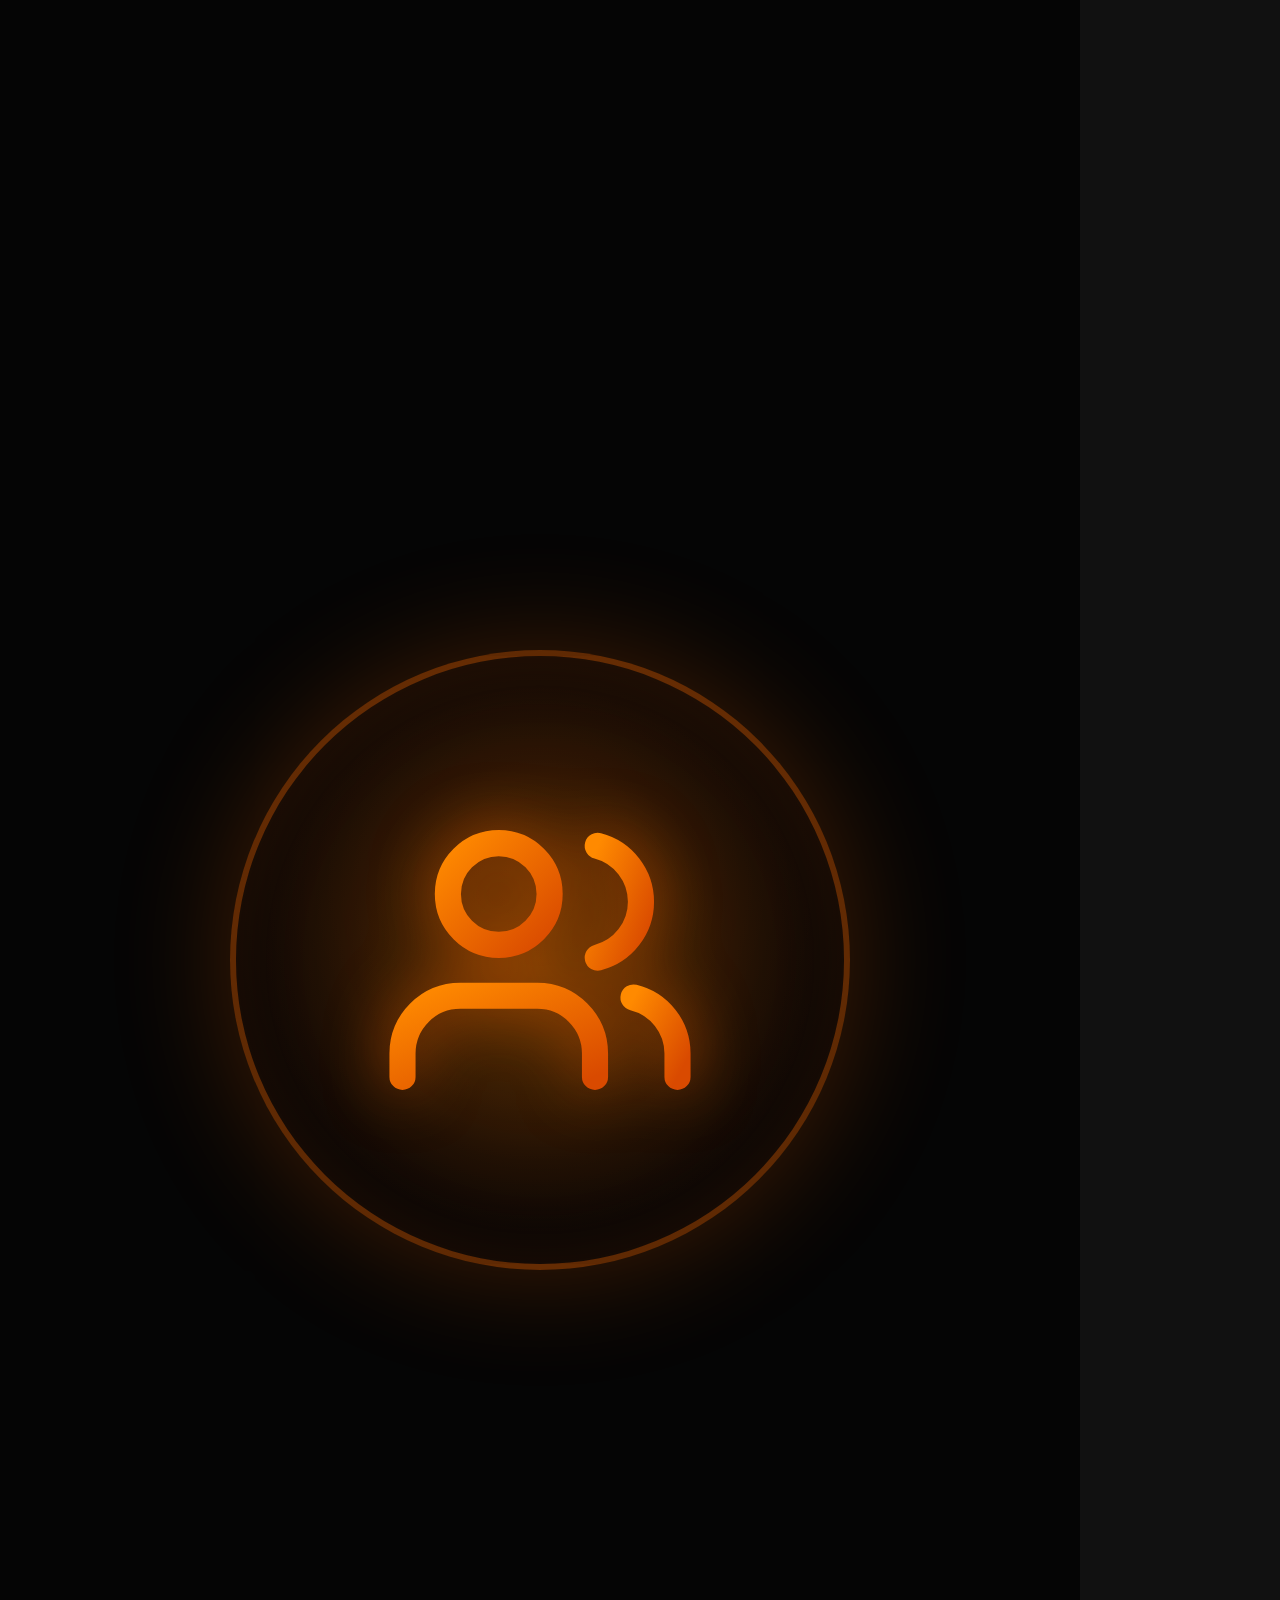
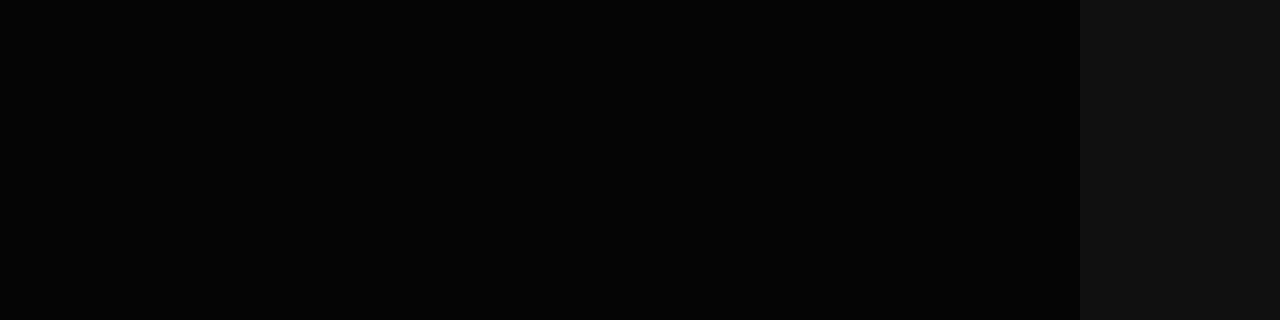
<file: instagram/destaques.html>
<!DOCTYPE html>
<html lang="pt-BR">
<head>
<meta charset="UTF-8">
<title>SertCode — capas dos destaques</title>
<link rel="preconnect" href="https://fonts.googleapis.com">
<link rel="preconnect" href="https://fonts.gstatic.com" crossorigin>
<link href="https://fonts.googleapis.com/css2?family=Inter:wght@600;700&display=swap" rel="stylesheet">
<style>
  :root{--preto:#050505;--laranja:#FF6A00;--brilho:#FF8A00;--escuro:#D94A00}
  *{margin:0;padding:0;box-sizing:border-box}
  body{background:#111;font-family:'Inter',sans-serif;-webkit-font-smoothing:antialiased}

  /* 1080x1920 é o tamanho do story, que é o que o Instagram aceita como
     capa. O recorte exibido é um círculo no centro, então tudo o que
     precisa aparecer fica dentro da área segura central. */
  .capa{position:relative;width:1080px;height:1920px;overflow:hidden;
    background:var(--preto);display:flex;align-items:center;justify-content:center}
  body:not(.todos) .capa{display:none}
  body:not(.todos) .capa.ativo{display:flex}
  body.todos{display:flex;flex-wrap:wrap;gap:20px;padding:20px;background:#1a1a1a}
  body.todos .capa{width:270px;height:480px}

  .brilho{position:absolute;inset:0;pointer-events:none;
    background:radial-gradient(34% 19% at 50% 50%, rgba(255,138,0,.30), rgba(255,106,0,.07) 55%, transparent 75%)}

  /* O guia marca o círculo que o Instagram mostra; some na exportação,
     serve só para conferir o enquadramento com ?guia=1. */
  .guia{position:absolute;top:50%;left:50%;width:1080px;height:1080px;
    transform:translate(-50%,-50%);border-radius:50%;
    border:2px dashed rgba(255,255,255,.22);display:none}
  body.guia .guia{display:block}

  /* Centrado no eixo exato da imagem: o recorte do Instagram sai do
     meio, então qualquer composição "centrada como grupo" joga o ícone
     para fora do círculo visível. */
  .miolo{position:absolute;top:50%;left:50%;transform:translate(-50%,-50%);
    z-index:2;display:flex;align-items:center;justify-content:center}

  /* 620px de diâmetro: cabe folgado no recorte mesmo nos aparelhos que
     apertam um pouco mais o corte. */
  .aro{width:620px;height:620px;border-radius:50%;
    display:flex;align-items:center;justify-content:center;
    border:6px solid rgba(255,106,0,.34);
    background:radial-gradient(circle at 50% 38%, rgba(255,106,0,.14), rgba(255,106,0,.03) 70%);
    box-shadow:0 0 120px rgba(255,106,0,.24), inset 0 0 80px rgba(255,106,0,.08)}
  /* Traço grosso porque a capa é exibida com cerca de 160px: linha fina
     some nesse tamanho. */
  .aro svg{width:330px;height:330px;stroke:url(#deg);fill:none;
    stroke-width:1.9;stroke-linecap:round;stroke-linejoin:round;
    filter:drop-shadow(0 0 30px rgba(255,106,0,.55))}

  /* O nome do destaque o Instagram já mostra embaixo do círculo;
     repeti-lo dentro só rouba espaço e arrisca ser cortado. */
</style>
</head>
<body>

<!-- Degradê compartilhado pelos traços dos ícones. -->
<svg width="0" height="0" style="position:absolute" aria-hidden="true">
  <defs><linearGradient id="deg" x1="0" y1="0" x2="1" y2="1">
    <stop offset="0%" stop-color="#FF8A00"/><stop offset="100%" stop-color="#D94A00"/>
  </linearGradient></defs>
</svg>

<div id="palco"></div>

<script>
  const DESTAQUES = [
    // Duas pessoas em vez de um prédio: "quem somos" é a equipe, e a
    // silhueta humana se reconhece melhor em 160px que uma fachada.
    { id:'quem-somos', nome:'Quem somos',
      icone:'<path d="M16 20.5v-1.7a4.2 4.2 0 00-4.2-4.2H6.2A4.2 4.2 0 002 18.8v1.7"/><circle cx="9" cy="7.2" r="3.7"/><path d="M22 20.5v-1.7a4.2 4.2 0 00-3.2-4.07"/><path d="M16.2 3.7a4.2 4.2 0 010 8.13"/>' },
    { id:'servicos', nome:'Serviços',
      icone:'<polygon points="12 2 3 7.5 12 13 21 7.5 12 2"/><polyline points="3 12.5 12 18 21 12.5"/><polyline points="3 17 12 22.5 21 17"/>' },
    { id:'sistemas', nome:'Sistemas',
      icone:'<rect x="2.5" y="4" width="19" height="13" rx="2"/><path d="M8 21h8M12 17v4"/><path d="M7 9.5l2 2-2 2M11.5 13.5h5"/>' },
    { id:'processo', nome:'Processo',
      icone:'<circle cx="6" cy="5.5" r="2.6"/><circle cx="6" cy="18.5" r="2.6"/><circle cx="18" cy="12" r="2.6"/><path d="M8.6 5.5h3.9a2.5 2.5 0 012.5 2.5v1.4"/><path d="M8.6 18.5h3.9a2.5 2.5 0 002.5-2.5v-1.4"/>' },
    { id:'projetos', nome:'Projetos',
      icone:'<rect x="2.5" y="7" width="19" height="13.5" rx="2"/><path d="M8.5 7V5a2 2 0 012-2h3a2 2 0 012 2v2"/><path d="M2.5 12.5h19"/><path d="M10.5 12.5v2h3v-2"/>' },
    { id:'duvidas', nome:'Dúvidas',
      icone:'<circle cx="12" cy="12" r="9.5"/><path d="M9.3 9.3a2.8 2.8 0 015.4.9c0 1.9-2.7 2.8-2.7 2.8"/><circle cx="12" cy="17" r="0.9" fill="url(#deg)" stroke="none"/>' },
    { id:'bastidores', nome:'Bastidores',
      icone:'<polyline points="8.5 7.5 3.5 12 8.5 16.5"/><polyline points="15.5 7.5 20.5 12 15.5 16.5"/><line x1="13.4" y1="4.5" x2="10.6" y2="19.5"/>' },
    { id:'contato', nome:'Contato',
      icone:'<path d="M21 15.2a2 2 0 01-2 2H7.5L3 21.2V5a2 2 0 012-2h14a2 2 0 012 2z"/><path d="M8 8.5h8M8 12h5"/>' },
  ];

  document.getElementById('palco').innerHTML = DESTAQUES.map(d => `
    <section class="capa" data-id="${d.id}">
      <div class="brilho"></div><div class="guia"></div>
      <div class="miolo">
        <div class="aro">
          <svg viewBox="0 0 24 24" role="img" aria-label="${d.nome}">${d.icone}</svg>
        </div>
      </div>
    </section>`).join('');

  const p = new URLSearchParams(location.search);
  if (p.get('guia')) document.body.classList.add('guia');
  const alvo = p.get('d');
  if (alvo === 'todos') document.body.classList.add('todos');
  else document.querySelector('.capa[data-id="' + (alvo || DESTAQUES[0].id) + '"]')?.classList.add('ativo');
</script>
</body>
</html>
</file>
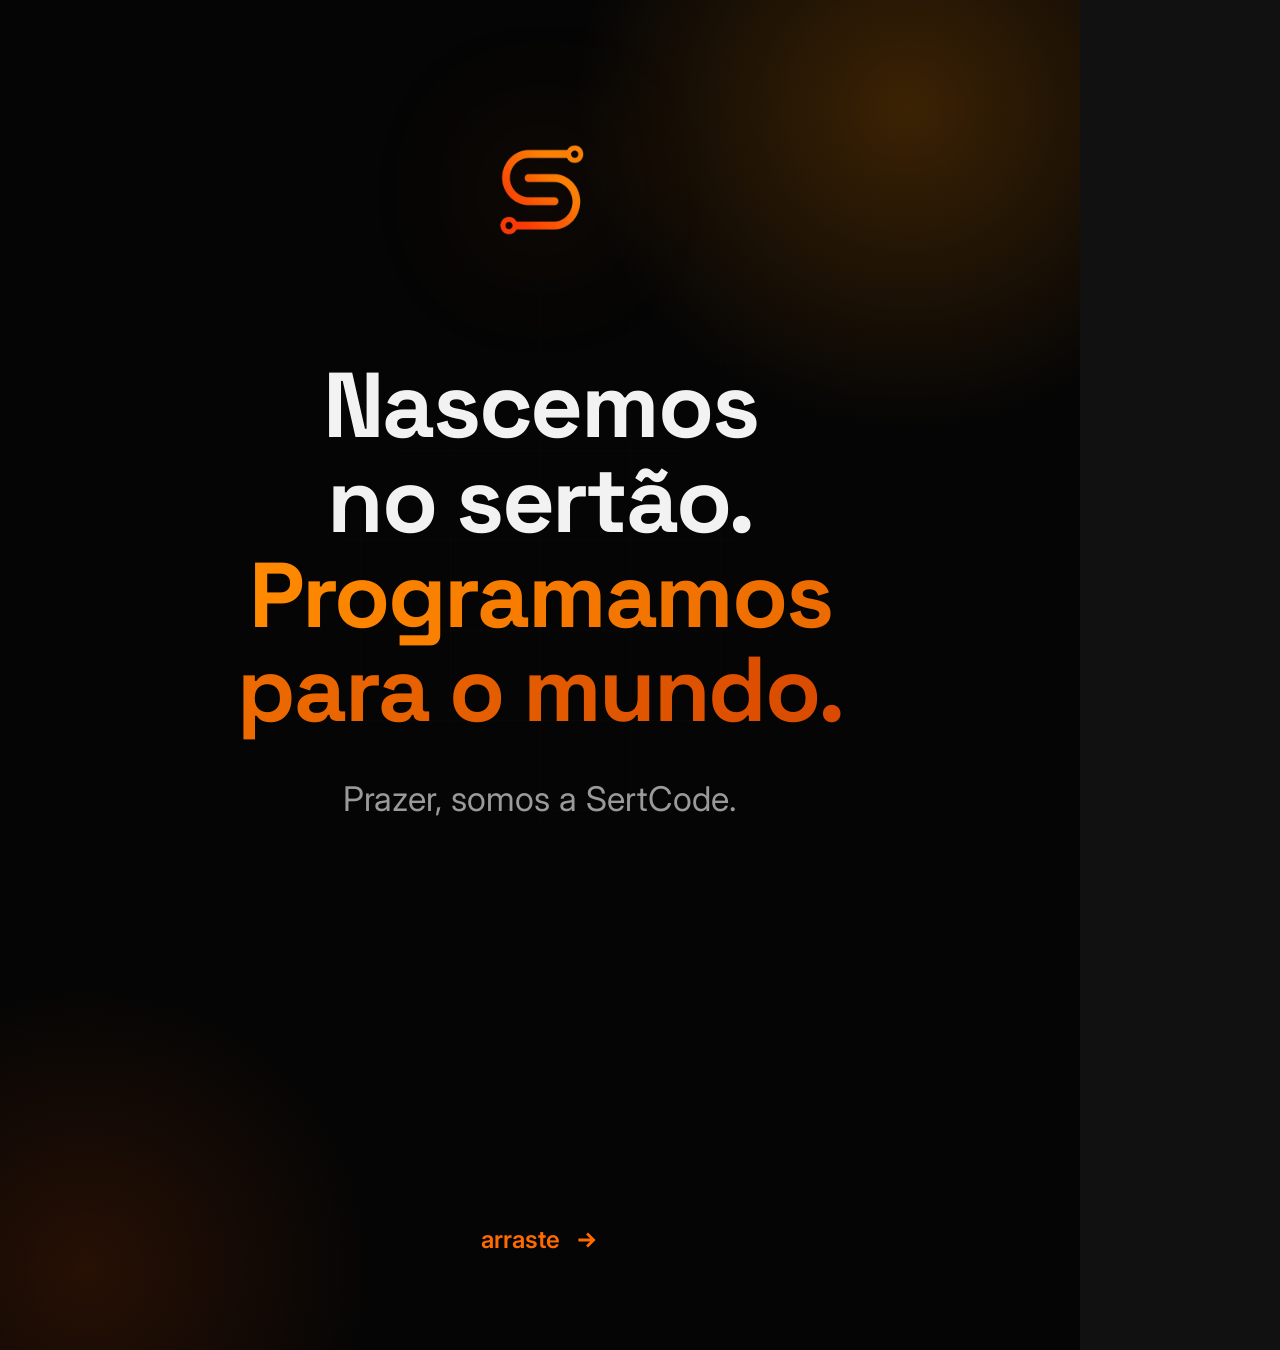
<file: instagram/quem-somos.html>
<!DOCTYPE html>
<html lang="pt-BR">
<head>
<meta charset="UTF-8">
<title>SertCode — carrossel Quem somos</title>
<link rel="preconnect" href="https://fonts.googleapis.com">
<link rel="preconnect" href="https://fonts.gstatic.com" crossorigin>
<link href="https://fonts.googleapis.com/css2?family=Inter:wght@400;500;600;700&family=Space+Grotesk:wght@500;600;700&display=swap" rel="stylesheet">
<style>
  :root{
    --preto:#050505; --laranja:#FF6A00; --brilho:#FF8A00; --escuro:#D94A00;
    --texto:#F2F2F2; --suave:#9A9A9A;
  }
  *{margin:0;padding:0;box-sizing:border-box}
  body{background:#111;font-family:'Inter',sans-serif;-webkit-font-smoothing:antialiased}

  /* 1080x1350 é o 4:5 do Instagram: ocupa mais tela no feed que o quadrado. */
  .slide{
    position:relative; width:1080px; height:1350px; overflow:hidden;
    background:var(--preto); color:var(--texto);
    padding:96px 88px; display:flex; flex-direction:column;
  }
  /* Cada slide sozinho na página; o parâmetro ?s= escolhe qual. */
  body:not(.todos) .slide{display:none}
  body:not(.todos) .slide.ativo{display:flex}
  body.todos{display:flex;flex-direction:column;gap:24px;align-items:center;padding:24px}

  /* O brilho vem de duas manchas suaves, não de um degradê reto: dá
     profundidade sem roubar leitura do texto. */
  .aurora{position:absolute;inset:0;pointer-events:none;
    background:
      radial-gradient(44% 34% at 84% 8%, rgba(255,138,0,.22), transparent 70%),
      radial-gradient(38% 30% at 8% 94%, rgba(217,74,0,.16), transparent 70%);}
  .grade{position:absolute;inset:0;pointer-events:none;opacity:.5;
    background-image:linear-gradient(rgba(255,106,0,.05) 1px,transparent 1px),
                     linear-gradient(90deg,rgba(255,106,0,.05) 1px,transparent 1px);
    background-size:90px 90px;
    -webkit-mask-image:radial-gradient(70% 60% at 50% 45%,#000,transparent 78%);
            mask-image:radial-gradient(70% 60% at 50% 45%,#000,transparent 78%);}
  .conteudo{position:relative;z-index:2;display:flex;flex-direction:column;height:100%}

  .marca{display:flex;align-items:center;gap:16px;margin-bottom:auto}
  .marca img{width:56px;height:56px}
  .marca span{font-family:'Space Grotesk',sans-serif;font-size:27px;font-weight:600;letter-spacing:.01em}
  .marca b{font-weight:700;background:linear-gradient(90deg,var(--brilho),var(--escuro));
    -webkit-background-clip:text;-webkit-text-fill-color:transparent}

  .etiqueta{display:inline-flex;align-items:center;gap:11px;align-self:flex-start;
    padding:11px 22px;border-radius:999px;border:1px solid rgba(255,106,0,.3);
    background:rgba(255,106,0,.08);color:var(--laranja);
    font-size:18px;font-weight:700;letter-spacing:.14em;text-transform:uppercase;margin-bottom:34px}
  .etiqueta i{width:9px;height:9px;border-radius:50%;background:var(--laranja);display:block}

  h1{font-family:'Space Grotesk',sans-serif;font-size:94px;font-weight:700;
     line-height:1.03;letter-spacing:-.025em;margin-bottom:34px}
  h2{font-family:'Space Grotesk',sans-serif;font-size:64px;font-weight:700;
     line-height:1.1;letter-spacing:-.02em;margin-bottom:30px}
  .destaque{background:linear-gradient(90deg,var(--brilho),var(--escuro));
    -webkit-background-clip:text;-webkit-text-fill-color:transparent}
  p{font-size:31px;line-height:1.62;color:var(--suave);max-width:40ch}
  p + p{margin-top:26px}
  p strong{color:var(--texto);font-weight:600}

  .lista{list-style:none;display:flex;flex-direction:column;gap:25px;margin-top:8px}
  .lista li{display:flex;gap:20px;align-items:flex-start;font-size:31px;line-height:1.45}
  .lista i{width:13px;height:13px;flex-shrink:0;margin-top:13px;transform:rotate(45deg);
    background:linear-gradient(135deg,var(--brilho),var(--escuro))}

  .passos{list-style:none;display:flex;flex-direction:column;gap:19px;margin-top:6px}
  .passos li{display:flex;gap:24px;align-items:center;font-size:29px}
  .passos b{width:60px;height:60px;flex-shrink:0;border-radius:17px;
    display:flex;align-items:center;justify-content:center;
    background:rgba(255,106,0,.1);border:1px solid rgba(255,106,0,.28);
    color:var(--laranja);font-family:'Space Grotesk',sans-serif;font-size:27px;font-weight:700}
  .passos span{color:var(--suave)}
  .passos em{font-style:normal;color:var(--texto);font-weight:600}

  .rodape{margin-top:auto;padding-top:46px;display:flex;align-items:flex-end;
    justify-content:space-between;gap:24px}
  .passa{display:flex;align-items:center;gap:13px;font-size:24px;font-weight:600;color:var(--laranja)}
  .numero{font-family:'Space Grotesk',sans-serif;font-size:24px;font-weight:600;color:#3A3A3A}
  .site{font-size:25px;color:var(--suave)}

  /* ── capa ── */
  .capa{align-items:center;text-align:center;justify-content:center}
  .capa .conteudo{align-items:center;justify-content:center;text-align:center}
  .capa .simbolo{width:200px;margin-bottom:62px;
    filter:drop-shadow(0 0 70px rgba(255,106,0,.45))}
  .capa h1{font-size:92px;margin-bottom:34px}
  .capa .sub{font-size:34px;color:var(--suave)}
  .capa .rodape{justify-content:center}

  /* ── retrato ── */
  .retrato-area{display:flex;align-items:center;gap:60px}
  .retrato{position:relative;flex-shrink:0;width:390px}
  .retrato .halo{position:absolute;inset:-16%;border-radius:50%;
    background:radial-gradient(circle at 50% 42%,rgba(255,138,0,.38),rgba(255,106,0,.12) 46%,transparent 72%)}
  .retrato img{position:relative;display:block;width:100%;height:auto;aspect-ratio:1/1;
    object-fit:cover;object-position:50% 14%;border-radius:50%;
    -webkit-mask-image:radial-gradient(circle,#000 67%,transparent 99%);
            mask-image:radial-gradient(circle,#000 67%,transparent 99%);}
  .cargo{display:inline-flex;align-items:center;gap:12px;align-self:flex-start;
    padding:13px 26px;border-radius:999px;margin-top:22px;
    background:linear-gradient(90deg,var(--brilho),var(--escuro));color:#fff;
    font-size:22px;font-weight:700;letter-spacing:.03em}
  .cargo em{font-style:normal;opacity:.5;font-weight:400}
  .nome{font-family:'Space Grotesk',sans-serif;font-size:62px;font-weight:700;
    line-height:1.08;letter-spacing:-.02em;margin-bottom:14px}
  .formacao{font-size:27px;font-weight:600;margin-bottom:30px;
    background:linear-gradient(90deg,var(--brilho),var(--escuro));
    -webkit-background-clip:text;-webkit-text-fill-color:transparent}
  .retrato-area p{font-size:29px}

  /* ── chamada final ── */
  .final{text-align:center;align-items:center}
  .final .conteudo{align-items:center;text-align:center;justify-content:center}
  .final h2{font-size:72px;max-width:17ch}
  .final p{max-width:30ch}
  .contatos{display:flex;flex-direction:column;gap:19px;margin-top:52px;width:100%;max-width:560px}
  .contato{display:flex;align-items:center;justify-content:center;gap:16px;
    padding:25px 30px;border-radius:19px;font-size:29px;font-weight:600}
  .contato.cheio{background:linear-gradient(90deg,var(--brilho),var(--escuro));color:#fff}
  .contato.vazio{border:1px solid rgba(255,106,0,.32);color:var(--texto);background:rgba(255,106,0,.05)}
</style>
</head>
<body>

<!-- 1 ── capa ── -->
<section class="slide capa" data-s="1">
  <div class="aurora"></div><div class="grade"></div>
  <div class="conteudo">
    <img class="simbolo" src="../assets/logo-symbol.png" alt="">
    <h1>Nascemos<br>no sertão.<br><span class="destaque">Programamos<br>para o mundo.</span></h1>
    <p class="sub">Prazer, somos a SertCode.</p>
    <div class="rodape">
      <span class="passa">arraste
        <svg width="26" height="26" fill="none" stroke="currentColor" stroke-width="2.6" viewBox="0 0 24 24"><path d="M5 12h14M13 6l6 6-6 6"/></svg>
      </span>
    </div>
  </div>
</section>

<!-- 2 ── o que é ── -->
<section class="slide" data-s="2">
  <div class="aurora"></div>
  <div class="conteudo">
    <div class="marca"><img src="../assets/logo-symbol.png" alt=""><span>Sert<b>Code</b></span></div>
    <div class="etiqueta"><i></i>Quem somos</div>
    <h2>Sistemas que cabem no seu negócio <span class="destaque">— não o contrário.</span></h2>
    <p>Desenvolvemos tecnologia sob medida para empresas que já cansaram de adaptar a própria operação a um sistema pronto.</p>
    <p><strong>Nada de solução genérica.</strong> Entendemos o processo, achamos o gargalo e construímos a partir dele.</p>
    <div class="rodape"><span class="site">sertcode.com.br</span><span class="numero">02</span></div>
  </div>
</section>

<!-- 3 ── quem lidera ── -->
<section class="slide" data-s="3">
  <div class="aurora"></div>
  <div class="conteudo">
    <div class="marca"><img src="../assets/logo-symbol.png" alt=""><span>Sert<b>Code</b></span></div>
    <div class="etiqueta"><i></i>Quem lidera</div>
    <div class="retrato-area">
      <figure class="retrato">
        <span class="halo"></span>
        <img src="../assets/roseanne-souza.webp" alt="Roseanne N. Souza">
      </figure>
      <div>
        <div class="nome">Roseanne<br>N. Souza</div>
        <div class="cargo">CEO <em>|</em> Cofundadora</div>
        <div class="formacao" style="margin-top:26px">Administradora e Desenvolvedora de Sistemas</div>
        <p>A mesma pessoa que entende o seu negócio é quem escreve o código.</p>
      </div>
    </div>
    <div class="rodape"><span class="site">sertcode.com.br</span><span class="numero">03</span></div>
  </div>
</section>

<!-- 4 ── diferencial ── -->
<section class="slide" data-s="4">
  <div class="aurora"></div>
  <div class="conteudo">
    <div class="marca"><img src="../assets/logo-symbol.png" alt=""><span>Sert<b>Code</b></span></div>
    <div class="etiqueta"><i></i>Nosso diferencial</div>
    <h2>Você fala com quem <span class="destaque">decide e constrói.</span></h2>
    <p>Cada projeto é conduzido pessoalmente pela nossa CEO, do primeiro diagnóstico à entrega.</p>
    <p><strong>Sem intermediários.</strong> Sem ruído entre o que foi pedido e o que é entregue.</p>
    <div class="rodape"><span class="site">sertcode.com.br</span><span class="numero">04</span></div>
  </div>
</section>

<!-- 5 ── sob medida ── -->
<section class="slide" data-s="5">
  <div class="aurora"></div>
  <div class="conteudo">
    <div class="marca"><img src="../assets/logo-symbol.png" alt=""><span>Sert<b>Code</b></span></div>
    <div class="etiqueta"><i></i>Sistemas sob medida</div>
    <h2>Construídos <span class="destaque">do zero</span>, para a sua realidade</h2>
    <ul class="lista">
      <li><i></i>CRM e ERP personalizados</li>
      <li><i></i>Portais e plataformas</li>
      <li><i></i>Painéis administrativos</li>
      <li><i></i>Dashboards com indicadores em tempo real</li>
      <li><i></i>Automação de processos e fluxos</li>
      <li><i></i>Integrações entre sistemas e APIs</li>
    </ul>
    <div class="rodape"><span class="site">sertcode.com.br</span><span class="numero">05</span></div>
  </div>
</section>

<!-- 6 ── sistemas próprios ── -->
<section class="slide" data-s="6">
  <div class="aurora"></div>
  <div class="conteudo">
    <div class="marca"><img src="../assets/logo-symbol.png" alt=""><span>Sert<b>Code</b></span></div>
    <div class="etiqueta"><i></i>Sistemas próprios</div>
    <h2>Soluções <span class="destaque">prontas para implantar</span></h2>
    <p>Mantemos sistemas desenvolvidos pela SertCode, construídos em torno de demandas que o mercado repete.</p>
    <p><strong>Implantação rápida</strong>, com a personalização que a sua empresa precisa.</p>
    <div class="rodape"><span class="site">sertcode.com.br</span><span class="numero">06</span></div>
  </div>
</section>

<!-- 7 ── processo ── -->
<section class="slide" data-s="7">
  <div class="aurora"></div>
  <div class="conteudo">
    <div class="marca"><img src="../assets/logo-symbol.png" alt=""><span>Sert<b>Code</b></span></div>
    <div class="etiqueta"><i></i>Como trabalhamos</div>
    <h2>Do diagnóstico <span class="destaque">à entrega</span></h2>
    <ol class="passos">
      <li><b>1</b><span><em>Diagnóstico</em> — entendemos a operação</span></li>
      <li><b>2</b><span><em>Planejamento</em> — escopo e cronograma</span></li>
      <li><b>3</b><span><em>Design</em> — telas aprovadas por você</span></li>
      <li><b>4</b><span><em>Desenvolvimento</em> — construção</span></li>
      <li><b>5</b><span><em>Testes</em> — validação</span></li>
      <!-- Seis fases, as mesmas da seção Processo do site: entrega e
           suporte são uma fase só. Estavam separadas aqui e o número não
           batia com o site nem com os stories. -->
      <li><b>6</b><span><em>Entrega e suporte</em> — implantação, treinamento e acompanhamento</span></li>
    </ol>
    <div class="rodape"><span class="site">sertcode.com.br</span><span class="numero">07</span></div>
  </div>
</section>

<!-- 8 ── chamada ── -->
<section class="slide final" data-s="8">
  <div class="aurora"></div><div class="grade"></div>
  <div class="conteudo">
    <img class="simbolo" src="../assets/logo-symbol.png" alt="" style="width:120px;margin-bottom:46px;filter:drop-shadow(0 0 60px rgba(255,106,0,.4))">
    <h2>A sua empresa cresceu.<br><span class="destaque">O sistema acompanhou?</span></h2>
    <p>Vamos conversar sobre o que a sua operação precisa.</p>
    <div class="contatos">
      <div class="contato cheio">
        <svg width="27" height="27" fill="none" stroke="currentColor" stroke-width="2" viewBox="0 0 24 24"><path d="M21 15a2 2 0 01-2 2H7l-4 4V5a2 2 0 012-2h14a2 2 0 012 2z"/></svg>
        Chame no direct
      </div>
      <div class="contato vazio">
        <svg width="27" height="27" fill="none" stroke="currentColor" stroke-width="2" viewBox="0 0 24 24"><circle cx="12" cy="12" r="10"/><path d="M2 12h20M12 2a15 15 0 010 20 15 15 0 010-20"/></svg>
        sertcode.com.br
      </div>
    </div>
  </div>
</section>

<script>
  // ?s=N mostra um slide; ?s=todos mostra a folha de contato inteira.
  const alvo = new URLSearchParams(location.search).get('s');
  if (alvo === 'todos') document.body.classList.add('todos');
  else document.querySelector('.slide[data-s="' + (alvo || 1) + '"]')?.classList.add('ativo');
</script>
</body>
</html>
</file>
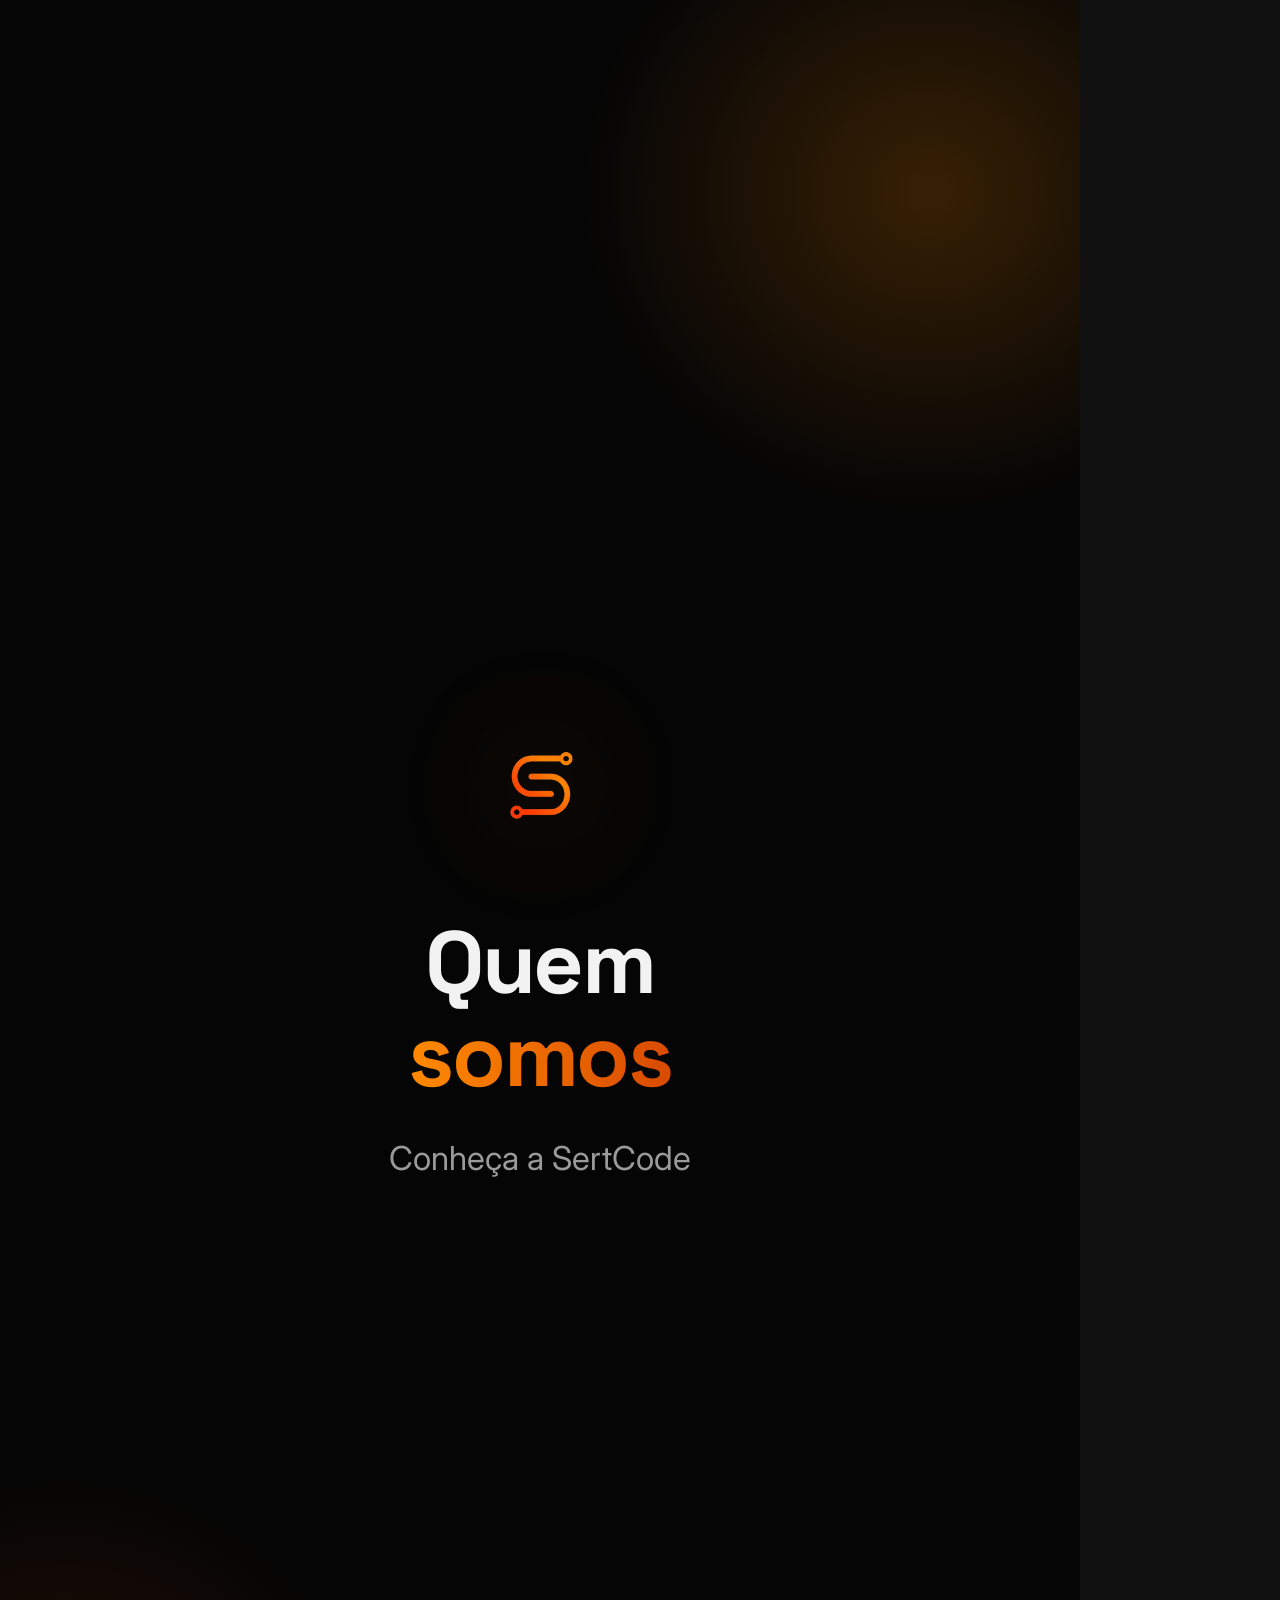
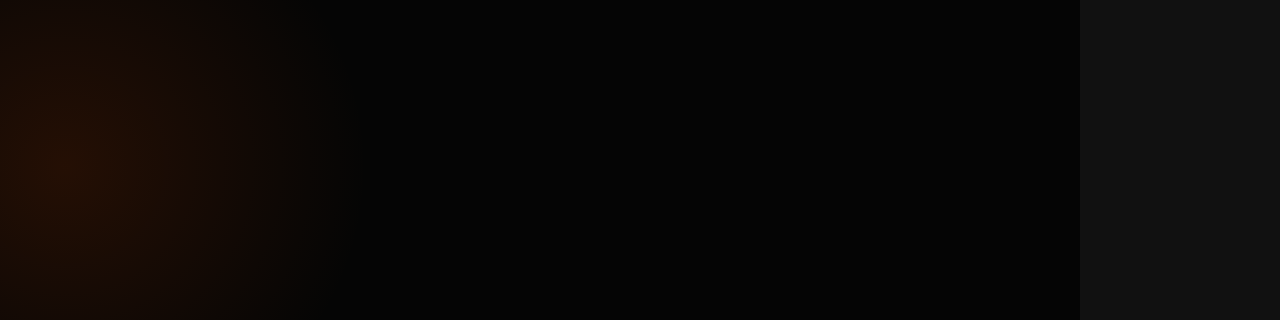
<file: instagram/stories.html>
<!DOCTYPE html>
<html lang="pt-BR">
<head>
<meta charset="UTF-8">
<title>SertCode — stories dos destaques</title>
<link rel="preconnect" href="https://fonts.googleapis.com">
<link rel="preconnect" href="https://fonts.gstatic.com" crossorigin>
<link href="https://fonts.googleapis.com/css2?family=Inter:wght@400;500;600;700&family=Space+Grotesk:wght@500;600;700&display=swap" rel="stylesheet">
<style>
  :root{--preto:#050505;--laranja:#FF6A00;--brilho:#FF8A00;--escuro:#D94A00;
        --texto:#F2F2F2;--suave:#9A9A9A}
  *{margin:0;padding:0;box-sizing:border-box}
  body{background:#111;font-family:'Inter',sans-serif;-webkit-font-smoothing:antialiased}

  /* 1080x1920. O Instagram cobre o topo com as barrinhas e o perfil, e o
     rodapé com a caixa de resposta: o conteúdo vive entre 300 e 1620px. */
  .story{position:relative;width:1080px;height:1920px;overflow:hidden;
    background:var(--preto);color:var(--texto);
    padding:300px 92px 320px;display:flex;flex-direction:column}
  body:not(.todos) .story{display:none}
  body:not(.todos) .story.ativo{display:flex}
  /* A folha de contato escala o story inteiro em vez de encolher a caixa:
     reduzir width/height manteria os tipos no tamanho original e o
     conteúdo transbordaria, mostrando um recorte em vez da miniatura. */
  /* Float em vez de flex: com zoom, o flex-basis ainda é resolvido no
     tamanho original (1080px) e só caberia um por linha. */
  body.todos{padding:16px;background:#1a1a1a;display:flow-root}
  body.todos .story{zoom:.25;float:left;margin:0 32px 32px 0}

  /* Faixas que marcam o que a interface do Instagram cobre; só com ?guia=1. */
  .guia{position:absolute;left:0;right:0;background:rgba(255,0,80,.14);
    border:1px dashed rgba(255,0,80,.4);display:none;z-index:9}
  .guia.alto{top:0;height:300px} .guia.baixo{bottom:0;height:320px}
  body.guia .guia{display:block}

  .aurora{position:absolute;inset:0;pointer-events:none;
    background:radial-gradient(46% 24% at 86% 10%, rgba(255,138,0,.20), transparent 70%),
               radial-gradient(40% 22% at 6% 92%, rgba(217,74,0,.15), transparent 70%)}
  .conteudo{position:relative;z-index:2;display:flex;flex-direction:column;height:100%}
  /* A marca fica no alto e o rodapé embaixo; o miolo ocupa o resto e
     centra o texto nele. Sem isso o conteúdo encosta no topo e sobra
     um vazio grande no meio da tela. */
  .miolo{flex:1;display:flex;flex-direction:column;justify-content:center;min-height:0}

  .marca{display:flex;align-items:center;gap:15px;margin-bottom:46px}
  .marca img{width:50px;height:50px}
  .marca span{font-family:'Space Grotesk',sans-serif;font-size:25px;font-weight:600}
  .marca b{font-weight:700;background:linear-gradient(90deg,var(--brilho),var(--escuro));
    -webkit-background-clip:text;-webkit-text-fill-color:transparent}

  .etiqueta{display:inline-flex;align-items:center;gap:11px;align-self:flex-start;
    padding:11px 22px;border-radius:999px;border:1px solid rgba(255,106,0,.3);
    background:rgba(255,106,0,.08);color:var(--laranja);
    font-size:19px;font-weight:700;letter-spacing:.13em;text-transform:uppercase;margin-bottom:34px}
  .etiqueta i{width:9px;height:9px;border-radius:50%;background:var(--laranja)}

  h1{font-family:'Space Grotesk',sans-serif;font-size:88px;font-weight:700;
     line-height:1.05;letter-spacing:-.025em}
  h2{font-family:'Space Grotesk',sans-serif;font-size:62px;font-weight:700;
     line-height:1.12;letter-spacing:-.02em;margin-bottom:32px}
  .destaque{background:linear-gradient(90deg,var(--brilho),var(--escuro));
    -webkit-background-clip:text;-webkit-text-fill-color:transparent}
  p{font-size:33px;line-height:1.6;color:var(--suave)}
  p+p{margin-top:26px}
  p strong{color:var(--texto);font-weight:600}

  .lista{list-style:none;display:flex;flex-direction:column;gap:26px;margin-top:6px}
  .lista li{display:flex;gap:20px;align-items:flex-start;font-size:32px;line-height:1.42}
  .lista i{width:13px;height:13px;flex-shrink:0;margin-top:13px;transform:rotate(45deg);
    background:linear-gradient(135deg,var(--brilho),var(--escuro))}
  .lista b{display:block;font-weight:600;color:var(--texto)}
  .lista small{display:block;font-size:26px;color:var(--suave);margin-top:5px;line-height:1.45}

  .centro{justify-content:center;text-align:center;align-items:center}
  .centro .conteudo{justify-content:center;align-items:center;text-align:center}
  .simbolo{width:150px;margin-bottom:52px;filter:drop-shadow(0 0 60px rgba(255,106,0,.45))}

  /* ── número da fase ── */
  .fase{display:flex;align-items:center;gap:26px;margin-bottom:34px}
  .fase b{width:108px;height:108px;flex-shrink:0;border-radius:30px;
    display:flex;align-items:center;justify-content:center;
    background:linear-gradient(135deg,var(--brilho),var(--escuro));color:#fff;
    font-family:'Space Grotesk',sans-serif;font-size:50px;font-weight:700}
  .fase span{font-size:25px;font-weight:700;letter-spacing:.13em;
    text-transform:uppercase;color:var(--laranja)}

  /* ── pergunta ── */
  .pergunta{font-family:'Space Grotesk',sans-serif;font-size:54px;font-weight:700;
    line-height:1.18;margin-bottom:30px}
  .marcador{display:block;font-size:92px;line-height:.8;color:var(--laranja);
    opacity:.35;margin-bottom:12px;font-family:'Space Grotesk',sans-serif}

  /* ── contato ── */
  .canais{display:flex;flex-direction:column;gap:22px;width:100%;margin-top:14px}
  .canal{display:flex;align-items:center;gap:24px;padding:34px 36px;border-radius:26px;
    border:1px solid rgba(255,106,0,.26);background:rgba(255,106,0,.05);text-align:left}
  .canal.cheio{background:linear-gradient(90deg,var(--brilho),var(--escuro));border-color:transparent}
  .canal svg{width:46px;height:46px;flex-shrink:0;stroke:var(--laranja);fill:none;
    stroke-width:1.8;stroke-linecap:round;stroke-linejoin:round}
  .canal.cheio svg{stroke:#fff}
  .canal b{display:block;font-size:33px;font-weight:700}
  .canal small{display:block;font-size:26px;color:var(--suave);margin-top:4px}
  .canal.cheio small{color:rgba(255,255,255,.82)}

  .rodape{margin-top:auto;padding-top:44px;display:flex;align-items:center;
    justify-content:space-between;gap:20px}
  .site{font-size:26px;color:var(--suave)}
  .passo-conta{font-family:'Space Grotesk',sans-serif;font-size:26px;
    font-weight:600;color:#3A3A3A}
</style>
</head>
<body>
<div id="palco"></div>

<script>
const WA = '(88) 99435-5394';

/* Cada destaque é uma lista de telas. O tipo decide o molde; o conteúdo
   fica separado do desenho, então mudar texto não mexe em CSS. */
const DESTAQUES = {

/* ══════════ QUEM SOMOS ══════════ */
'quem-somos': [
  { tipo:'capa', titulo:'Quem<br><span class="destaque">somos</span>',
    sub:'Conheça a SertCode' },

  { tipo:'texto', etiqueta:'A marca',
    titulo:'Nascemos no sertão.<br><span class="destaque">Programamos para o mundo.</span>',
    textos:['A SertCode carrega a essência do sertão: forte, resiliente e criativo — aplicada ao desenvolvimento de tecnologia moderna.'] },

  { tipo:'retrato', etiqueta:'Quem lidera',
    nome:'Roseanne<br>N. Souza', cargo:'CEO | Cofundadora',
    formacao:'Administradora e Desenvolvedora de Sistemas',
    texto:'A mesma pessoa que entende o seu negócio é quem escreve o código. É ela quem conduz cada projeto e fala com cada cliente.' },

  { tipo:'texto', etiqueta:'Nossa missão',
    titulo:'Transformar empresas através de <span class="destaque">sistemas inteligentes</span>.',
    textos:['Tecnologia personalizada, capaz de gerar crescimento, eficiência e inovação.'] },

  { tipo:'lista', etiqueta:'Nossos valores',
    titulo:'No que <span class="destaque">acreditamos</span>',
    itens:[
      {b:'Inovação', s:'Evolução constante para criar soluções modernas e eficientes.'},
      {b:'Excelência', s:'Qualidade, desempenho e atenção aos detalhes em cada projeto.'},
      {b:'Compromisso', s:'Relações feitas de responsabilidade, transparência e confiança.'},
      {b:'Transformação', s:'A tecnologia como motor de crescimento e novas oportunidades.'},
    ] },

  { tipo:'texto', etiqueta:'Nosso compromisso',
    titulo:'Tecnologia feita para a <span class="destaque">realidade da sua empresa</span>.',
    textos:['Cada empresa tem desafios, processos e objetivos diferentes.',
            '<strong>Não oferecemos soluções genéricas.</strong> Criamos tecnologia que trabalha a favor do seu negócio.'] },
],

/* ══════════ SERVIÇOS ══════════ */
'servicos': [
  { tipo:'capa', titulo:'Nossos<br><span class="destaque">serviços</span>',
    sub:'Dois caminhos para resolver o seu problema' },

  { tipo:'lista', etiqueta:'Como atendemos',
    titulo:'Dois <span class="destaque">caminhos</span>',
    itens:[
      {b:'1 · Sistemas próprios', s:'Soluções já desenvolvidas pela SertCode, prontas para implantar.'},
      {b:'2 · Sistemas personalizados', s:'Construídos do zero, sob medida para a sua operação.'},
    ],
    nota:'Nos próximos stories, cada um deles.' },

  { tipo:'capa', titulo:'Sistemas<br><span class="destaque">próprios</span>',
    sub:'Prontos para implantar' },

  { tipo:'texto', etiqueta:'Sistemas próprios',
    titulo:'Já desenvolvidos.<br><span class="destaque">Prontos para usar.</span>',
    textos:['A SertCode mantém sistemas construídos em torno de demandas que o mercado repete.',
            'Você não espera meses de desenvolvimento: implanta, configura e começa a usar.'] },

  { tipo:'lista', etiqueta:'Sistemas próprios',
    titulo:'Por que <span class="destaque">escolher</span>',
    itens:[
      {b:'Implantação rápida', s:'O sistema já existe. O prazo é de configuração, não de construção.'},
      {b:'Investimento menor', s:'O desenvolvimento foi diluído — você paga pelo uso, não pelo zero.'},
      {b:'Personalização inclusa', s:'Ajustamos o que a sua empresa precisa de diferente.'},
      {b:'Evolução contínua', s:'Melhorias do produto chegam a você sem custo de projeto.'},
    ] },

  { tipo:'capa', titulo:'Sistemas<br><span class="destaque">personalizados</span>',
    sub:'Construídos do zero' },

  { tipo:'texto', etiqueta:'Sob medida',
    titulo:'Quando nada pronto <span class="destaque">resolve</span>.',
    textos:['Tem operação que não cabe em sistema de prateleira. Processo próprio, regra específica, jeito de trabalhar que é o diferencial da empresa.',
            '<strong>Aí a gente constrói do zero</strong>, no formato da sua realidade.'] },

  { tipo:'lista', etiqueta:'Sob medida',
    titulo:'O que <span class="destaque">desenvolvemos</span>',
    itens:[
      {b:'Sistemas web sob medida', s:'CRM, ERP, portais e plataformas.'},
      {b:'Dashboards e painéis', s:'Indicadores em tempo real para decidir com segurança.'},
      {b:'Automação de processos', s:'O que é repetitivo e manual passa a rodar sozinho.'},
      {b:'Integrações entre sistemas', s:'APIs e plataformas conversando entre si.'},
      {b:'Sites e landing pages', s:'Presença digital feita para converter.'},
      {b:'Manutenção e evolução', s:'Correções, melhorias e modernização do que já existe.'},
    ] },

  { tipo:'texto', etiqueta:'Não sabe qual escolher?',
    titulo:'A gente <span class="destaque">descobre junto</span>.',
    textos:['O diagnóstico é gratuito e sem compromisso. Entendemos a sua operação e dizemos com honestidade qual caminho faz sentido.',
            '<strong>Às vezes a resposta é o sistema pronto. Às vezes é construir.</strong>'],
    rodape:'Chame no direct para conversar' },
],

/* ══════════ SISTEMAS ══════════ */
'sistemas': [
  { tipo:'capa', titulo:'Os<br><span class="destaque">sistemas</span>',
    sub:'O que a gente constrói, na prática' },

  { tipo:'texto', etiqueta:'Na prática',
    titulo:'O que é um <span class="destaque">sistema sob medida</span>?',
    textos:['É um software construído a partir do seu processo — e não um pronto no qual você precisa encaixar a empresa.',
            'Cada tela, cada campo e cada regra existe porque a sua operação precisa dela.'] },

  { tipo:'lista', etiqueta:'Gestão',
    titulo:'<span class="destaque">CRM e ERP</span> personalizados',
    itens:[
      {b:'CRM', s:'Clientes, oportunidades, propostas e histórico de relacionamento num lugar só.'},
      {b:'ERP', s:'Financeiro, estoque, compras e operação integrados, do jeito que a empresa trabalha.'},
    ],
    nota:'Sem módulo que você paga e nunca usa.' },

  { tipo:'lista', etiqueta:'Plataformas',
    titulo:'Portais e <span class="destaque">áreas de acesso</span>',
    itens:[
      {b:'Portal do cliente', s:'Seu cliente acompanha pedidos, documentos e cobranças sozinho.'},
      {b:'Painel interno', s:'A equipe trabalha com permissões por perfil e registro de cada ação.'},
      {b:'Plataformas sob demanda', s:'Marketplaces, catálogos e ambientes com regras próprias.'},
    ] },

  { tipo:'lista', etiqueta:'Dados',
    titulo:'Dashboards que <span class="destaque">mostram o que importa</span>',
    itens:[
      {b:'Indicadores em tempo real', s:'O número atualizado na hora da decisão, não no fim do mês.'},
      {b:'Dados dispersos reunidos', s:'Planilha, sistema antigo e anotação virando uma visão só.'},
      {b:'Relatórios em PDF e Excel', s:'Para levar à reunião, ao contador ou ao conselho.'},
    ] },

  { tipo:'texto', etiqueta:'Automação',
    titulo:'O que é repetitivo <span class="destaque">roda sozinho</span>.',
    textos:['Cobrança que precisa ser enviada, relatório que alguém monta na mão, dado que é digitado duas vezes em dois sistemas.',
            '<strong>Tudo isso pode ser automatizado</strong> — e o tempo da equipe volta para o que exige pessoa.'],
    rodape:'Qual desses a sua empresa precisa?' },
],

/* ══════════ PROCESSO ══════════ */
'processo': [
  { tipo:'capa', titulo:'Nosso<br><span class="destaque">processo</span>',
    sub:'Do problema à solução' },

  { tipo:'texto', etiqueta:'Como trabalhamos',
    titulo:'Um processo claro, <span class="destaque">sem surpresas</span>.',
    textos:['Você sabe exatamente em que etapa está o projeto, a qualquer momento.',
            'Seis fases, cada uma com entrega e aprovação antes da seguinte.'] },

  { tipo:'fase', n:'01', nome:'Diagnóstico',
    titulo:'Entender <span class="destaque">antes de propor</span>',
    texto:'Mergulhamos no negócio, nos processos e no problema real que precisa ser resolvido — antes de qualquer proposta.' },

  { tipo:'fase', n:'02', nome:'Planejamento',
    titulo:'Escopo, prazo e <span class="destaque">arquitetura</span>',
    texto:'Definimos o que será construído, com quais tecnologias e em quanto tempo. Você aprova antes de qualquer desenvolvimento começar.' },

  { tipo:'fase', n:'03', nome:'Design',
    titulo:'As telas, <span class="destaque">antes do código</span>',
    texto:'Criamos a interface e os fluxos do sistema. Você vê e aprova como vai ficar antes de escrevermos uma linha.' },

  { tipo:'fase', n:'04', nome:'Desenvolvimento',
    titulo:'Construção com <span class="destaque">acompanhamento</span>',
    texto:'Código limpo e documentado, com atualizações regulares de progresso. Você acompanha cada etapa.' },

  { tipo:'fase', n:'05', nome:'Testes',
    titulo:'Nada entra no ar <span class="destaque">sem validação</span>',
    texto:'Testes funcionais, de carga e de usabilidade — com a equipe real que vai usar o sistema no dia a dia.' },

  { tipo:'fase', n:'06', nome:'Entrega e suporte',
    titulo:'O projeto <span class="destaque">não termina na entrega</span>',
    texto:'Publicação, treinamento da equipe e suporte contínuo. A gente continua junto depois que o sistema está rodando.' },
],

/* ══════════ DÚVIDAS ══════════ */
'duvidas': [
  { tipo:'capa', titulo:'Dúvidas<br><span class="destaque">frequentes</span>',
    sub:'O que mais perguntam para a gente' },

  { tipo:'pergunta', p:'Quanto custa um sistema sob medida?',
    r:['Depende do que ele precisa fazer — e é por isso que o diagnóstico vem antes do orçamento.',
       '<strong>O diagnóstico é gratuito.</strong> Entendemos a necessidade e só então apresentamos valor e prazo, sem surpresa depois.'] },

  { tipo:'pergunta', p:'Quanto tempo leva?',
    r:['Um sistema próprio pode estar rodando em poucos dias: o prazo é de configuração.',
       'Um sistema sob medida depende do escopo. No planejamento você recebe o cronograma com as datas de cada fase — e acompanha o andamento.'] },

  { tipo:'pergunta', p:'Preciso ter equipe de TI?',
    r:['Não. A SertCode cuida do desenvolvimento, da publicação e do suporte.',
       'Treinamos a sua equipe para usar o sistema. <strong>Você não precisa entender de tecnologia para ter uma boa.</strong>'] },

  { tipo:'pergunta', p:'O sistema fica sendo meu?',
    r:['Sim. No desenvolvimento sob medida, o sistema é da sua empresa.',
       'Nos sistemas próprios, você contrata o uso da plataforma — e os seus dados continuam sendo seus, sempre exportáveis.'] },

  { tipo:'pergunta', p:'E depois que entrega, vocês somem?',
    r:['Não. Suporte e acompanhamento fazem parte do processo.',
       '<strong>Sistema é coisa viva:</strong> a empresa muda, a necessidade muda, e o sistema precisa acompanhar.'] },

  { tipo:'pergunta', p:'Atendem fora do Ceará?',
    r:['Sim. Trabalhamos com empresas de qualquer lugar do Brasil.',
       'Diagnóstico, aprovações e acompanhamento acontecem on-line, com contato direto — sem perder a proximidade.'],
    rodape:'Ficou outra dúvida? Chame no direct' },
],

/* ══════════ CONTATO ══════════ */
'contato': [
  { tipo:'capa', titulo:'Vamos<br><span class="destaque">conversar</span>',
    sub:'O diagnóstico é gratuito e sem compromisso' },

  { tipo:'contato', etiqueta:'Fale com a gente',
    titulo:'Por onde <span class="destaque">preferir</span>',
    canais:[
      { icone:'<path d="M21 11.5a8.4 8.4 0 01-9 8.4 8.4 8.4 0 01-4-1l-5 1.3 1.4-4.8a8.4 8.4 0 01-1-4A8.4 8.4 0 0112 3a8.4 8.4 0 019 8.5z"/><path d="M8.6 9.2c.2-.5.4-.5.7-.5h.5c.2 0 .4 0 .6.5l.7 1.6c.1.3 0 .5-.1.7l-.4.4c-.1.2-.2.3 0 .6a6 6 0 002.5 2.2c.3.1.5.1.6 0l.5-.6c.2-.2.4-.2.6-.1l1.5.8c.3.2.4.3.4.5 0 .3-.2 1-.5 1.2-.3.3-.8.5-1.3.5-1 0-2.8-.7-4.3-2.2-1.5-1.5-2.3-3.2-2.3-4.3 0-.5.1-.9.3-1.3z" fill="currentColor" stroke="none"/>',
        b:'WhatsApp', s:WA, cheio:true },
      { icone:'<rect x="2.5" y="2.5" width="19" height="19" rx="5.5"/><circle cx="12" cy="12" r="4.3"/><circle cx="17.4" cy="6.6" r="1.1" fill="currentColor" stroke="none"/>',
        b:'Direct', s:'@sertcode' },
      { icone:'<circle cx="12" cy="12" r="9.5"/><path d="M2.5 12h19M12 2.5a15 15 0 010 19 15 15 0 010-19"/>',
        b:'Site', s:'sertcode.com.br' },
    ] },

  { tipo:'texto', etiqueta:'Antes de orçar',
    titulo:'Primeiro a gente <span class="destaque">entende</span>.',
    textos:['Conte qual é o problema da sua operação. A partir daí dizemos com honestidade o que faz sentido — e se não fizer, falamos também.',
            '<strong>Sem compromisso. Sem proposta antes de entender.</strong>'],
    rodape:'Toque aqui e comece a conversa' },
],
};

/* ── moldes ── */
const marca = `<div class="marca"><img src="../assets/logo-symbol.png" alt=""><span>Sert<b>Code</b></span></div>`;
const etiqueta = t => t ? `<div class="etiqueta"><i></i>${t}</div>` : '';
const rodape = (t, n, total) => `<div class="rodape">
  <span class="site">${t || 'sertcode.com.br'}</span>
  <span class="passo-conta">${n}/${total}</span></div>`;

function montar(s, n, total) {
  if (s.tipo === 'capa') return `
    <div class="aurora"></div>
    <div class="conteudo" style="justify-content:center;align-items:center;text-align:center">
      <img class="simbolo" src="../assets/logo-symbol.png" alt="">
      <h1>${s.titulo}</h1>
      <p style="margin-top:30px">${s.sub}</p>
    </div>`;

  if (s.tipo === 'retrato') return `
    <div class="aurora"></div>
    <div class="conteudo">
      ${marca}
      <div class="miolo">
      ${etiqueta(s.etiqueta)}
      <figure style="position:relative;width:330px;margin:26px 0 40px">
        <span style="position:absolute;inset:-16%;border-radius:50%;background:radial-gradient(circle at 50% 42%,rgba(255,138,0,.38),rgba(255,106,0,.12) 46%,transparent 72%)"></span>
        <img src="../assets/roseanne-souza.webp" alt="Roseanne N. Souza"
          style="position:relative;display:block;width:100%;height:auto;aspect-ratio:1/1;
                 object-fit:cover;object-position:50% 14%;border-radius:50%;
                 -webkit-mask-image:radial-gradient(circle,#000 67%,transparent 99%)">
      </figure>
      <h2 style="margin-bottom:18px">${s.nome}</h2>
      <div style="display:inline-flex;align-self:flex-start;align-items:center;gap:12px;
        padding:13px 26px;border-radius:999px;margin-bottom:24px;
        background:linear-gradient(90deg,var(--brilho),var(--escuro));color:#fff;
        font-size:24px;font-weight:700">${s.cargo}</div>
      <div class="destaque" style="font-size:29px;font-weight:600;margin-bottom:26px">${s.formacao}</div>
      <p>${s.texto}</p>
      </div>
      ${rodape(null, n, total)}
    </div>`;

  if (s.tipo === 'texto') return `
    <div class="aurora"></div>
    <div class="conteudo">
      ${marca}
      <div class="miolo">
        ${etiqueta(s.etiqueta)}
        <h2>${s.titulo}</h2>
        ${s.textos.map(t => `<p>${t}</p>`).join('')}
      </div>
      ${rodape(s.rodape, n, total)}
    </div>`;

  if (s.tipo === 'lista') return `
    <div class="aurora"></div>
    <div class="conteudo">
      ${marca}
      <div class="miolo">
        ${etiqueta(s.etiqueta)}
        <h2>${s.titulo}</h2>
        <ul class="lista">${s.itens.map(i =>
          `<li><i></i><span><b>${i.b}</b><small>${i.s}</small></span></li>`).join('')}</ul>
        ${s.nota ? `<p style="margin-top:34px;font-size:28px">${s.nota}</p>` : ''}
      </div>
      ${rodape(null, n, total)}
    </div>`;

  if (s.tipo === 'fase') return `
    <div class="aurora"></div>
    <div class="conteudo">
      ${marca}
      <div class="miolo">
        <div class="fase"><b>${s.n}</b><span>${s.nome}</span></div>
        <h2>${s.titulo}</h2>
        <p>${s.texto}</p>
      </div>
      ${rodape(null, n, total)}
    </div>`;

  if (s.tipo === 'pergunta') return `
    <div class="aurora"></div>
    <div class="conteudo">
      ${marca}
      <div class="miolo">
        <span class="marcador">?</span>
        <div class="pergunta">${s.p}</div>
        ${s.r.map(t => `<p>${t}</p>`).join('')}
      </div>
      ${rodape(s.rodape, n, total)}
    </div>`;

  if (s.tipo === 'contato') return `
    <div class="aurora"></div>
    <div class="conteudo">
      ${marca}
      <div class="miolo">
        ${etiqueta(s.etiqueta)}
        <h2>${s.titulo}</h2>
        <div class="canais">${s.canais.map(c => `
          <div class="canal${c.cheio ? ' cheio' : ''}">
            <svg viewBox="0 0 24 24" aria-hidden="true">${c.icone}</svg>
            <span><b>${c.b}</b><small>${c.s}</small></span>
          </div>`).join('')}</div>
      </div>
      ${rodape(null, n, total)}
    </div>`;

  return '';
}

const palco = document.getElementById('palco');
palco.innerHTML = Object.entries(DESTAQUES).flatMap(([id, telas]) =>
  telas.map((s, i) => `
    <section class="story${s.tipo === 'capa' ? ' centro' : ''}" data-id="${id}-${i + 1}">
      <div class="guia alto"></div><div class="guia baixo"></div>
      ${montar(s, i + 1, telas.length)}
    </section>`)).join('');

const p = new URLSearchParams(location.search);
if (p.get('guia')) document.body.classList.add('guia');
const alvo = p.get('s');
if (alvo === 'todos') document.body.classList.add('todos');
else document.querySelector('.story[data-id="' + (alvo || 'quem-somos-1') + '"]')?.classList.add('ativo');

// O gerador lê daqui quantas telas cada destaque tem.
window.__mapa = Object.fromEntries(Object.entries(DESTAQUES).map(([k, v]) => [k, v.length]));
</script>
</body>
</html>
</file>
<file: css/variables.css>
:root {
  --bg:           #050505;
  --surface:      #0B0B0B;
  --surface-2:    #111111;
  --border:       rgba(255,106,0,0.12);
  --border-hover: rgba(255,106,0,0.35);
  --text:         #F2F2F2;
  --text-muted:   #8A8A8A;
  --text-dim:     #555555;
  --orange:       #FF6A00;
  --orange-dark:  #D94A00;
  --glow:         #FF8A00;
  --gradient:     linear-gradient(180deg,#FF8A00 0%,#FF6A00 45%,#F25C05 75%,#D94A00 100%);
  --gradient-h:   linear-gradient(90deg,#FF8A00 0%,#D94A00 100%);
  --shadow-glow:  0 0 24px rgba(255,106,0,0.25), 0 0 60px rgba(255,106,0,0.08);
  --shadow-card:  0 4px 32px rgba(0,0,0,0.6);
  --radius:       12px;
  --radius-sm:    8px;
  --radius-lg:    20px;
  --font-body:    'Inter', system-ui, sans-serif;
  --font-head:    'Space Grotesk', 'Inter', system-ui, sans-serif;
  --transition:   0.3s cubic-bezier(0.4,0,0.2,1);
  --max-w:        1200px;
  --section-gap:  120px;
}

/* ── TEMA CLARO ── */
[data-theme="light"] {
  --bg:           #F5F5F5;
  --surface:      #FFFFFF;
  --surface-2:    #EFEFEF;
  --border:       rgba(255,106,0,0.15);
  --border-hover: rgba(255,106,0,0.4);
  --text:         #111111;
  --text-muted:   #555555;
  --text-dim:     #999999;
  --shadow-card:  0 4px 32px rgba(0,0,0,0.1);
}
</file>
<file: css/components.css>
/* ── BUTTONS ── */
.btn {
  display: inline-flex; align-items: center; gap: 8px;
  padding: 14px 32px; border-radius: var(--radius-sm);
  font-family: var(--font-head); font-weight: 600; font-size: 0.95rem;
  letter-spacing: 0.02em; cursor: pointer; transition: var(--transition);
  position: relative; overflow: hidden; white-space: nowrap;
}
.btn::before {
  content: ''; position: absolute; inset: 0;
  background: rgba(255,255,255,0.08); opacity: 0;
  transition: opacity var(--transition);
}
.btn:hover::before { opacity: 1; }
.btn-primary {
  background: var(--gradient-h); color: #fff;
  box-shadow: 0 0 20px rgba(255,106,0,0.4), 0 4px 16px rgba(0,0,0,0.4);
}
.btn-primary:hover {
  box-shadow: 0 0 32px rgba(255,106,0,0.6), 0 6px 20px rgba(0,0,0,0.5);
  transform: translateY(-1px);
}
.btn-outline {
  border: 1.5px solid var(--border-hover); color: var(--text);
}
.btn-outline:hover {
  border-color: var(--orange); color: var(--orange);
  box-shadow: 0 0 16px rgba(255,106,0,0.2);
  transform: translateY(-1px);
}

/* ── BADGE ── */
.badge {
  display: inline-flex; align-items: center; gap: 6px;
  padding: 4px 14px; border-radius: 100px;
  border: 1px solid var(--border-hover);
  font-size: 0.78rem; font-weight: 500; letter-spacing: 0.08em;
  text-transform: uppercase; color: var(--orange);
}
.badge::before {
  content: ''; width: 6px; height: 6px; border-radius: 50%;
  background: var(--orange);
  box-shadow: 0 0 6px var(--orange);
  animation: pulse 2s infinite;
}
@keyframes pulse {
  0%,100% { opacity:1; } 50% { opacity:0.4; }
}

/* ── SECTION HEADER ── */
.section-header { text-align: center; margin-bottom: 64px; }
.section-header .badge { margin-bottom: 20px; }
.section-header h2 {
  font-size: clamp(2rem, 4vw, 3rem); font-weight: 700;
  color: var(--text); margin-bottom: 16px;
}
.section-header p {
  font-size: 1.05rem; max-width: 560px; margin: 0 auto;
  color: var(--text-muted); line-height: 1.7;
}

/* ── CARD ── */
.card {
  background: var(--surface); border: 1px solid var(--border);
  border-radius: var(--radius); padding: 32px;
  transition: var(--transition); position: relative; overflow: hidden;
}
.card::after {
  content: ''; position: absolute; inset: 0;
  background: radial-gradient(circle at 50% 0%, rgba(255,106,0,0.06) 0%, transparent 60%);
  opacity: 0; transition: opacity var(--transition);
  pointer-events: none;
}
.card:hover { border-color: var(--border-hover); transform: translateY(-4px); box-shadow: var(--shadow-card); }
.card:hover::after { opacity: 1; }

/* ── ICON BOX ── */
.icon-box {
  width: 52px; height: 52px; border-radius: var(--radius-sm);
  background: rgba(255,106,0,0.1); border: 1px solid rgba(255,106,0,0.2);
  display: flex; align-items: center; justify-content: center;
  color: var(--orange); margin-bottom: 20px; transition: var(--transition);
}
.card:hover .icon-box {
  background: rgba(255,106,0,0.2); box-shadow: 0 0 16px rgba(255,106,0,0.25);
}

/* ── DIVIDER ── */
.divider {
  width: 48px; height: 3px; background: var(--gradient-h);
  border-radius: 2px; margin: 16px 0;
}

/* ── REVEAL ANIMATION ── */
.reveal {
  opacity: 0; transform: translateY(32px);
  transition: opacity 0.7s ease, transform 0.7s ease;
}
.reveal.visible { opacity: 1; transform: translateY(0); }
.reveal-left  { opacity: 0; transform: translateX(-32px); transition: opacity 0.7s ease, transform 0.7s ease; }
.reveal-right { opacity: 0; transform: translateX(32px);  transition: opacity 0.7s ease, transform 0.7s ease; }
.reveal-left.visible, .reveal-right.visible { opacity: 1; transform: translateX(0); }

/* ── CONTAINER ── */
.container { max-width: var(--max-w); margin: 0 auto; padding: 0 24px; }

/* ── GRADIENT TEXT ── */
.grad-text {
  background: var(--gradient-h); -webkit-background-clip: text;
  -webkit-text-fill-color: transparent; background-clip: text;
}

/* ── THEME TOGGLE ── */
.theme-toggle {
  width: 36px; height: 36px;
  border-radius: var(--radius-sm);
  border: 1.5px solid var(--border);
  background: transparent;
  color: var(--text-muted);
  display: flex; align-items: center; justify-content: center;
  cursor: pointer; transition: var(--transition);
  flex-shrink: 0;
}
.theme-toggle:hover {
  border-color: var(--orange);
  color: var(--orange);
}
/* mostrar só o ícone correto */
[data-theme="light"] .theme-toggle .icon-sun  { display: none; }
[data-theme="light"] .theme-toggle .icon-moon { display: block; }
:not([data-theme="light"]) .theme-toggle .icon-sun  { display: block; }
:not([data-theme="light"]) .theme-toggle .icon-moon { display: none; }

/* ── FOOTER LOGO COMO LINK ── */
a.footer-logo {
  text-decoration: none;
  transition: opacity var(--transition);
}
a.footer-logo:hover { opacity: 0.8; }
</file>
<file: css/main.css>
/* ══════════════════════════════════════
   PRELOADER
══════════════════════════════════════ */
#preloader {
  position: fixed; inset: 0; z-index: 9999;
  background: var(--bg); display: flex; flex-direction: column;
  align-items: center; justify-content: center; gap: 24px;
  transition: opacity 0.6s ease, visibility 0.6s ease;
}
#preloader.hidden { opacity: 0; visibility: hidden; }
#preloader .pre-logo { width: 64px; animation: preRotate 1.8s ease-in-out infinite; }
@keyframes preRotate { 0%,100%{transform:scale(1);} 50%{transform:scale(1.12);} }
#preloader .pre-bar {
  width: 160px; height: 2px; background: var(--surface-2); border-radius: 2px; overflow: hidden;
}
#preloader .pre-bar-fill {
  height: 100%; background: var(--gradient-h); border-radius: 2px;
  animation: preLoad 1.6s ease forwards;
}
@keyframes preLoad { from{width:0} to{width:100%} }

/* ══════════════════════════════════════
   CURSOR
══════════════════════════════════════ */
#cursor {
  width: 12px; height: 12px; background: var(--orange);
  border-radius: 50%; position: fixed; pointer-events: none;
  z-index: 9998; transform: translate(-50%,-50%);
  transition: transform 0.1s, width 0.3s, height 0.3s, background 0.3s;
  mix-blend-mode: screen;
}
#cursor-ring {
  width: 36px; height: 36px; border: 1.5px solid rgba(255,106,0,0.5);
  border-radius: 50%; position: fixed; pointer-events: none;
  z-index: 9997; transform: translate(-50%,-50%);
  transition: left 0.12s ease, top 0.12s ease, width 0.3s, height 0.3s, opacity 0.3s;
}

/* ══════════════════════════════════════
   NAV
══════════════════════════════════════ */
#navbar {
  position: fixed; top: 0; left: 0; right: 0; z-index: 1000;
  padding: 20px 0; transition: var(--transition);
}
#navbar.scrolled {
  background: rgba(5,5,5,0.92); backdrop-filter: blur(20px);
  border-bottom: 1px solid var(--border); padding: 14px 0;
}
.nav-inner {
  display: flex; align-items: center; justify-content: space-between;
}
.nav-logo { display: flex; align-items: center; gap: 12px; }
.nav-logo img { width: 38px; height: auto; }
.nav-logo span {
  font-family: 'Orbitron', sans-serif; font-weight: 600; font-size: 1.1rem;
  letter-spacing: 0.04em; color: var(--text);
}
.nav-logo span em {
  font-weight: 700; font-style: normal;
  background: var(--gradient-h);
  -webkit-background-clip: text; -webkit-text-fill-color: transparent;
  background-clip: text;
}
.nav-links { display: flex; align-items: center; gap: 36px; }
.nav-links a {
  font-size: 0.9rem; font-weight: 500; color: var(--text-muted);
  transition: color var(--transition); letter-spacing: 0.02em;
}
.nav-links a:hover { color: var(--text); }
.nav-cta { display: flex; align-items: center; gap: 12px; }
.nav-cta .btn { padding: 10px 22px; font-size: 0.88rem; }
.hamburger {
  display: none; flex-direction: column; gap: 5px; cursor: pointer; padding: 4px;
}
.hamburger span {
  display: block; width: 24px; height: 2px; background: var(--text);
  border-radius: 2px; transition: var(--transition);
}
.hamburger.open span:nth-child(1) { transform: translateY(7px) rotate(45deg); }
.hamburger.open span:nth-child(2) { opacity: 0; }
.hamburger.open span:nth-child(3) { transform: translateY(-7px) rotate(-45deg); }

/* mobile menu */
#mobile-menu {
  display: none; position: fixed; inset: 0; z-index: 999;
  background: rgba(5,5,5,0.98); backdrop-filter: blur(24px);
  flex-direction: column; align-items: center; justify-content: center;
  gap: 40px; opacity: 0; visibility: hidden; transition: var(--transition);
}
#mobile-menu.open { opacity: 1; visibility: visible; display: flex; }
#mobile-menu a {
  font-family: var(--font-head); font-size: 1.6rem; font-weight: 700;
  color: var(--text-muted); transition: color var(--transition);
}
#mobile-menu a:hover { color: var(--orange); }

/* ══════════════════════════════════════
   HERO
══════════════════════════════════════ */
#hero {
  min-height: 100vh; display: flex; align-items: center;
  position: relative; overflow: hidden; padding-top: 100px;
}
#hero-canvas {
  position: absolute; inset: 0; z-index: 0; opacity: 0.35;
}
.hero-glow {
  position: absolute; width: 600px; height: 600px; border-radius: 50%;
  background: radial-gradient(circle, rgba(255,106,0,0.12) 0%, transparent 70%);
  top: -100px; right: -100px; z-index: 0; pointer-events: none;
  animation: glowPulse 6s ease-in-out infinite;
}
@keyframes glowPulse { 0%,100%{opacity:1;transform:scale(1);} 50%{opacity:0.6;transform:scale(1.1);} }
.hero-inner {
  position: relative; z-index: 1;
  display: grid; grid-template-columns: 1fr 1fr; gap: 64px;
  align-items: center; width: 100%;
}
.hero-content { max-width: 580px; }
.hero-content .badge { margin-bottom: 28px; }
.hero-content h1 {
  font-size: clamp(2.6rem, 5.5vw, 4.2rem); font-weight: 800;
  line-height: 1.1; color: var(--text); margin-bottom: 24px;
  letter-spacing: -0.02em;
}
.hero-content p {
  font-size: 1.1rem; line-height: 1.75; color: var(--text-muted);
  margin-bottom: 40px; max-width: 480px;
}
.hero-btns { display: flex; gap: 16px; flex-wrap: wrap; }
.hero-stats {
  display: flex; gap: 40px; margin-top: 56px; padding-top: 40px;
  border-top: 1px solid var(--border);
}
.hero-stat-num {
  font-family: var(--font-head); font-size: 2rem; font-weight: 800;
  color: var(--orange); line-height: 1;
}
.hero-stat-label {
  font-size: 0.82rem; color: var(--text-dim); margin-top: 4px;
  text-transform: uppercase; letter-spacing: 0.06em;
}
/* hero visual */
.hero-visual {
  display: flex; align-items: center; justify-content: center; position: relative;
}
.hero-symbol-wrap {
  position: relative; display: flex; align-items: center; justify-content: center;
}
.hero-symbol-bg {
  width: 420px; height: 420px; border-radius: 50%;
  background: radial-gradient(circle, rgba(255,106,0,0.08) 0%, transparent 70%);
  position: absolute;
  animation: glowPulse 4s ease-in-out infinite;
}
.hero-symbol-ring {
  width: 320px; height: 320px; border-radius: 50%;
  border: 1px solid rgba(255,106,0,0.15);
  position: absolute; animation: spin 20s linear infinite;
}
.hero-symbol-ring-2 {
  width: 260px; height: 260px; border-radius: 50%;
  border: 1px dashed rgba(255,106,0,0.1);
  position: absolute; animation: spin 14s linear infinite reverse;
}
@keyframes spin { to { transform: rotate(360deg); } }
.hero-symbol { width: 140px; position: relative; z-index: 1;
  filter: drop-shadow(0 0 24px rgba(255,106,0,0.5));
  animation: float 5s ease-in-out infinite;
}
@keyframes float { 0%,100%{transform:translateY(0);} 50%{transform:translateY(-12px);} }

/* floating cards */
.hero-float-card {
  position: absolute; background: var(--surface); border: 1px solid var(--border);
  border-radius: var(--radius-sm); padding: 12px 16px;
  display: flex; align-items: center; gap: 10px;
  font-size: 0.82rem; font-weight: 500; color: var(--text);
  box-shadow: var(--shadow-card); backdrop-filter: blur(12px);
  animation: float 5s ease-in-out infinite;
}
.hero-float-card:nth-child(2) { animation-delay: -1.5s; }
.hero-float-card:nth-child(3) { animation-delay: -3s; }
.hero-float-card .dot { width:8px;height:8px;border-radius:50%;background:var(--orange);box-shadow:0 0 6px var(--orange); }
.card-top-right { top: 30px; right: -20px; }
.card-bottom-left { bottom: 20px; left: -30px; }
.card-mid-right { top: 50%; right: -40px; transform: translateY(-50%); }

/* ══════════════════════════════════════
   SECTION WRAPPER
══════════════════════════════════════ */
section { padding: var(--section-gap) 0; }
section:nth-child(even) { background: var(--surface); }

/* ══════════════════════════════════════
   SOBRE
══════════════════════════════════════ */
.about-centered {
  max-width: 760px; margin: 0 auto; text-align: center;
}
.about-centered .divider { margin: 16px auto; }
.about-centered h2 {
  font-size: clamp(1.8rem, 3vw, 2.6rem); font-weight: 700;
  color: var(--text); margin-bottom: 20px;
}
.about-centered p { font-size: 1rem; line-height: 1.8; margin-bottom: 20px; }
.about-tags { display: flex; flex-wrap: wrap; justify-content: center; gap: 10px; margin-top: 32px; }
.about-tag {
  padding: 6px 16px; border-radius: 100px;
  border: 1px solid var(--border); font-size: 0.82rem;
  color: var(--text-muted); transition: var(--transition);
}
.about-tag:hover { border-color: var(--orange); color: var(--orange); }

/* ── Quem lidera ── */
.founder {
  display: grid; grid-template-columns: minmax(0, 360px) minmax(0, 1fr);
  gap: clamp(32px, 5vw, 64px); align-items: center;
  max-width: 980px; margin: clamp(64px, 8vw, 96px) auto 0;
}

.founder-retrato { position: relative; margin: 0; }
/* O brilho fica atrás e maior que a foto: é o que tira o ar de recorte
   colado e integra o retrato ao resto da página. */
.founder-aura {
  position: absolute; inset: -14%; border-radius: 50%;
  background: radial-gradient(circle at 50% 42%,
    rgba(255,138,0,0.28) 0%, rgba(255,106,0,0.10) 45%, transparent 72%);
  filter: blur(6px); pointer-events: none;
}
.founder-retrato img {
  /* `height: auto` é obrigatório: sem ele o atributo height do HTML vale
     como altura fixa, as duas medidas ficam definidas e o aspect-ratio
     é ignorado — a foto saía com 1402px de altura. */
  position: relative; display: block; width: 100%; height: auto;
  aspect-ratio: 1 / 1;
  object-fit: cover; object-position: 50% 14%;
  border-radius: 50%;
  /* A máscara apaga os últimos por cento da borda, então o fundo cinza do
     estúdio se dissolve em vez de terminar num corte seco. Sem moldura:
     a forma vem do desvanecimento, não de um anel desenhado por cima. */
  -webkit-mask-image: radial-gradient(circle at 50% 50%, #000 67%, transparent 99%);
          mask-image: radial-gradient(circle at 50% 50%, #000 67%, transparent 99%);
  /* drop-shadow segue o alfa da máscara; box-shadow desenharia a sombra
     do quadrado original e devolveria a borda que acabamos de dissolver. */
  filter: drop-shadow(0 18px 40px rgba(0,0,0,0.38));
}
[data-theme="light"] .founder-retrato img { filter: drop-shadow(0 18px 40px rgba(0,0,0,0.14)); }

.founder-selo {
  position: absolute; left: 50%; bottom: -10px; transform: translateX(-50%);
  z-index: 2;
  display: inline-flex; align-items: center; gap: 7px; white-space: nowrap;
  padding: 8px 16px; border-radius: 100px;
  background: var(--gradient-h); color: #fff;
  font-size: 0.76rem; font-weight: 700; letter-spacing: .04em;
  box-shadow: 0 8px 22px rgba(217,74,0,0.35);
}
/* A barra é o caractere mesmo, só esmaecido: desenhada com um elemento
   vazio ela sumiria ao copiar o texto e para quem usa leitor de tela,
   que ouviria "CEOCofundadora". */
.founder-selo-barra { opacity: .45; font-weight: 400; }

.founder-texto { text-align: left; }
.founder-texto .badge { margin-bottom: 14px; }
.founder-nome {
  font-family: var(--font-head);
  font-size: clamp(1.5rem, 2.6vw, 2rem); font-weight: 700;
  color: var(--text); margin-bottom: 8px;
}
/* Os dois títulos separados por um losango: lidos como duas competências
   de igual peso, e não como um cargo comprido. */
.founder-cargo {
  display: flex; align-items: center; flex-wrap: wrap; gap: 10px;
  margin-bottom: 22px; font-size: 0.9rem; font-weight: 600;
}
.founder-cargo span {
  background: var(--gradient-h);
  -webkit-background-clip: text; -webkit-text-fill-color: transparent;
  background-clip: text;
}
.founder-cargo i {
  width: 5px; height: 5px; flex-shrink: 0;
  transform: rotate(45deg); background: var(--orange); opacity: .55;
}

.founder-texto > p { font-size: 0.97rem; line-height: 1.8; margin-bottom: 22px; }

.founder-pontos { list-style: none; display: grid; gap: 14px; margin: 0; padding: 0; }
.founder-pontos li {
  position: relative; padding-left: 26px;
  font-size: 0.9rem; line-height: 1.65; color: var(--text-muted);
}
.founder-pontos li::before {
  content: ''; position: absolute; left: 0; top: 7px;
  width: 11px; height: 11px; border-radius: 50%;
  border: 2px solid var(--orange);
}
.founder-pontos strong {
  display: block; color: var(--text); font-weight: 600;
  font-size: 0.95rem; margin-bottom: 2px;
}

@media (max-width: 860px) {
  .founder { grid-template-columns: 1fr; justify-items: center; text-align: center; }
  .founder-retrato { width: min(280px, 72vw); }
  .founder-texto { text-align: left; margin-top: 18px; }
  .founder-cargo { justify-content: flex-start; }
}
/* Em tela estreita os dois títulos não cabem lado a lado e o losango
   sobrava sozinho no fim da linha; empilhados, cada um fica inteiro. */
@media (max-width: 560px) {
  .founder-cargo { flex-direction: column; align-items: flex-start; gap: 3px; }
  .founder-cargo i { display: none; }
}

/* ══════════════════════════════════════
   SERVIÇOS
══════════════════════════════════════ */
.services-grid {
  display: grid; grid-template-columns: repeat(auto-fit, minmax(280px, 1fr)); gap: 20px;
}
.service-card { cursor: default; }
.service-card h3 { font-size: 1.05rem; font-weight: 600; color: var(--text); margin-bottom: 10px; }
.service-card p { font-size: 0.9rem; line-height: 1.7; }

/* ══════════════════════════════════════
   PORTFÓLIO
══════════════════════════════════════ */
.portfolio-grid {
  display: grid; grid-template-columns: repeat(auto-fit, minmax(340px, 1fr)); gap: 24px;
}
.portfolio-card {
  background: var(--surface); border: 1px solid var(--border);
  border-radius: var(--radius); overflow: hidden; cursor: pointer;
  transition: var(--transition);
}
.portfolio-card:hover { border-color: var(--border-hover); transform: translateY(-4px); box-shadow: var(--shadow-card); }
.portfolio-img {
  height: 200px; display: flex; align-items: center; justify-content: center;
  position: relative; overflow: hidden;
}
.portfolio-img .overlay {
  position: absolute; inset: 0; background: rgba(0,0,0,0.6);
  display: flex; align-items: center; justify-content: center;
  opacity: 0; transition: var(--transition);
}
.portfolio-card:hover .overlay { opacity: 1; }
.overlay span {
  border: 1.5px solid var(--orange); color: var(--orange);
  padding: 8px 20px; border-radius: var(--radius-sm);
  font-size: 0.85rem; font-weight: 600;
}
.portfolio-body { padding: 24px; }
.portfolio-seg {
  font-size: 0.75rem; text-transform: uppercase; letter-spacing: 0.1em;
  color: var(--orange); margin-bottom: 8px; font-weight: 600;
}
.portfolio-body h3 { font-size: 1.05rem; font-weight: 700; color: var(--text); margin-bottom: 12px; }
.portfolio-body p { font-size: 0.88rem; line-height: 1.65; }

/* modal */
.modal-overlay {
  position: fixed; inset: 0; z-index: 2000;
  background: rgba(0,0,0,0.85); backdrop-filter: blur(12px);
  display: flex; align-items: center; justify-content: center;
  opacity: 0; visibility: hidden; transition: var(--transition); padding: 24px;
}
.modal-overlay.open { opacity: 1; visibility: visible; }
.modal-box {
  background: var(--surface-2); border: 1px solid var(--border-hover);
  border-radius: var(--radius-lg); padding: 48px; max-width: 640px; width: 100%;
  transform: translateY(20px); transition: transform var(--transition);
  max-height: 90vh; overflow-y: auto; position: relative;
}
.modal-overlay.open .modal-box { transform: translateY(0); }
.modal-close {
  position: absolute; top: 20px; right: 20px; width: 36px; height: 36px;
  border-radius: 50%; border: 1px solid var(--border); cursor: pointer;
  display: flex; align-items: center; justify-content: center;
  color: var(--text-muted); font-size: 1.2rem; transition: var(--transition);
}
.modal-close:hover { border-color: var(--orange); color: var(--orange); }
.modal-tag {
  display: inline-block; padding: 4px 12px; border-radius: 100px;
  background: rgba(255,106,0,0.1); border: 1px solid rgba(255,106,0,0.3);
  font-size: 0.75rem; color: var(--orange); font-weight: 600;
  text-transform: uppercase; letter-spacing: 0.08em; margin-bottom: 16px;
}
.modal-box h2 { font-size: 1.6rem; font-weight: 700; color: var(--text); margin-bottom: 28px; }
.modal-row { margin-bottom: 24px; }
.modal-row-label {
  font-size: 0.78rem; text-transform: uppercase; letter-spacing: 0.1em;
  color: var(--text-dim); font-weight: 600; margin-bottom: 6px;
}
.modal-row-text { font-size: 0.95rem; color: var(--text-muted); line-height: 1.7; }
.modal-impact {
  background: rgba(255,106,0,0.08); border: 1px solid rgba(255,106,0,0.2);
  border-radius: var(--radius-sm); padding: 20px; margin-top: 24px;
}
.modal-impact-label {
  font-size: 0.78rem; text-transform: uppercase; letter-spacing: 0.1em;
  color: var(--orange); font-weight: 700; margin-bottom: 8px;
}
.modal-impact-text { font-size: 0.95rem; color: var(--text-muted); line-height: 1.7; }

/* ══════════════════════════════════════
   DIFERENCIAIS
══════════════════════════════════════ */
.diff-grid {
  display: grid; grid-template-columns: repeat(auto-fit, minmax(300px, 1fr)); gap: 20px;
}
.diff-card { display: flex; gap: 20px; align-items: flex-start; }
.diff-icon {
  width: 44px; height: 44px; min-width: 44px; border-radius: var(--radius-sm);
  background: rgba(255,106,0,0.1); border: 1px solid rgba(255,106,0,0.2);
  display: flex; align-items: center; justify-content: center; color: var(--orange);
}
.diff-text h3 { font-size: 0.98rem; font-weight: 600; color: var(--text); margin-bottom: 6px; }
.diff-text p { font-size: 0.88rem; line-height: 1.65; }

/* ══════════════════════════════════════
   PROCESSO
══════════════════════════════════════ */
.process-track {
  position: relative; display: flex; gap: 0; overflow: hidden;
}
.process-track::before {
  content: ''; position: absolute; top: 32px; left: 32px; right: 32px;
  height: 1px; background: var(--border); z-index: 0;
}
.process-step {
  flex: 1; display: flex; flex-direction: column; align-items: center;
  text-align: center; padding: 0 16px; position: relative; z-index: 1;
}
.step-num {
  width: 64px; height: 64px; border-radius: 50%; display: flex;
  align-items: center; justify-content: center; font-family: var(--font-head);
  font-weight: 800; font-size: 1.1rem; margin-bottom: 20px;
  background: var(--surface); border: 1px solid var(--border); color: var(--text-muted);
  transition: var(--transition); position: relative;
}
.step-num.active {
  background: var(--gradient-h); color: #fff; border-color: transparent;
  box-shadow: 0 0 20px rgba(255,106,0,0.4);
}
.step-title { font-size: 0.88rem; font-weight: 700; color: var(--text); margin-bottom: 8px; }
.step-desc { font-size: 0.8rem; color: var(--text-dim); line-height: 1.6; }

/* ══════════════════════════════════════
   DEPOIMENTOS
══════════════════════════════════════ */
.testi-grid {
  display: grid; grid-template-columns: repeat(auto-fit, minmax(280px, 1fr)); gap: 24px;
}
.testi-placeholder {
  min-height: 120px;
}
.testi-card {
  background: rgba(11,11,11,0.8); border: 1px solid var(--border);
  border-radius: var(--radius); padding: 32px;
  backdrop-filter: blur(12px); transition: var(--transition);
  position: relative; overflow: hidden;
}
.testi-card::before {
  content: '\201C'; position: absolute; top: 16px; right: 24px;
  font-size: 5rem; color: rgba(255,106,0,0.06); font-family: Georgia, serif;
  line-height: 1;
}
.testi-card:hover { border-color: var(--border-hover); }
.testi-stars { color: var(--orange); font-size: 0.85rem; margin-bottom: 16px; }
.testi-text { font-size: 0.92rem; line-height: 1.75; color: var(--text-muted); margin-bottom: 24px; }
.testi-author { display: flex; align-items: center; gap: 14px; }
.testi-avatar {
  width: 44px; height: 44px; border-radius: 50%;
  background: var(--gradient-h); display: flex; align-items: center; justify-content: center;
  font-family: var(--font-head); font-weight: 700; color: #fff; font-size: 0.9rem;
  flex-shrink: 0;
}
.testi-name { font-weight: 600; font-size: 0.9rem; color: var(--text); }
.testi-role { font-size: 0.8rem; color: var(--text-dim); }

/* ══════════════════════════════════════
   FAQ
══════════════════════════════════════ */
.faq-list { max-width: 780px; margin: 0 auto; }
.faq-item {
  border: 1px solid var(--border); border-radius: var(--radius);
  margin-bottom: 12px; overflow: hidden; transition: border-color var(--transition);
}
.faq-item.open { border-color: var(--border-hover); }
.faq-question {
  width: 100%; display: flex; align-items: center; justify-content: space-between;
  padding: 22px 28px; cursor: pointer; background: var(--surface);
  font-family: var(--font-head); font-weight: 600; font-size: 0.98rem;
  color: var(--text); transition: color var(--transition); text-align: left;
}
.faq-item.open .faq-question { color: var(--orange); }
.faq-icon {
  width: 28px; height: 28px; border-radius: 50%; border: 1px solid var(--border);
  display: flex; align-items: center; justify-content: center;
  flex-shrink: 0; transition: var(--transition); color: var(--text-muted);
}
.faq-item.open .faq-icon {
  background: var(--orange); border-color: var(--orange); color: #fff; transform: rotate(45deg);
}
.faq-answer {
  max-height: 0; overflow: hidden;
  transition: max-height 0.45s cubic-bezier(0.4,0,0.2,1), padding 0.3s;
  background: var(--surface);
}
.faq-item.open .faq-answer { max-height: 500px; }
.faq-answer-inner { padding: 0 28px 22px; font-size: 0.93rem; line-height: 1.75; color: var(--text-muted); }

/* ══════════════════════════════════════
   CONTATO
══════════════════════════════════════ */
.contact-grid {
  display: grid; grid-template-columns: 1fr 1.4fr; gap: 64px; align-items: start;
}
.contact-info h2 { font-size: clamp(1.8rem,3vw,2.4rem); font-weight: 700; color: var(--text); margin-bottom: 16px; }
.contact-info p { font-size: 1rem; line-height: 1.8; margin-bottom: 40px; }
.contact-channels { display: flex; gap: 14px; }
.contact-icon {
  width: 54px; height: 54px; border-radius: var(--radius-sm);
  background: var(--surface); border: 1px solid var(--border);
  display: flex; align-items: center; justify-content: center;
  color: var(--orange); transition: var(--transition);
}
.contact-icon:hover {
  border-color: var(--orange); background: rgba(255,106,0,0.08);
  transform: translateY(-2px);
}
.contact-form { display: flex; flex-direction: column; gap: 16px; }
.form-row { display: grid; grid-template-columns: 1fr 1fr; gap: 16px; }
.form-group { display: flex; flex-direction: column; gap: 8px; }
.form-group label { font-size: 0.82rem; font-weight: 500; color: var(--text-muted); }
.form-group input, .form-group textarea, .form-group select {
  background: var(--surface); border: 1px solid var(--border);
  border-radius: var(--radius-sm); padding: 14px 16px;
  color: var(--text); font-size: 0.92rem; transition: var(--transition);
}
.form-group input:focus, .form-group textarea:focus, .form-group select:focus {
  border-color: var(--orange); box-shadow: 0 0 0 3px rgba(255,106,0,0.1);
}
.form-group textarea { resize: vertical; min-height: 130px; }
.form-group select option { background: var(--surface-2); }
.form-submit { margin-top: 4px; }
.form-feedback {
  padding: 14px 20px; border-radius: var(--radius-sm); font-size: 0.9rem;
  font-weight: 500; display: none; margin-top: 12px;
}
.form-feedback.success { background: rgba(34,197,94,0.1); border: 1px solid rgba(34,197,94,0.3); color: #4ade80; display: block; }
.form-feedback.error { background: rgba(239,68,68,0.1); border: 1px solid rgba(239,68,68,0.3); color: #f87171; display: block; }

/* ══════════════════════════════════════
   WHATSAPP FLOAT
══════════════════════════════════════ */
#wa-float {
  position: fixed; bottom: 28px; right: 28px; z-index: 800;
  width: 56px; height: 56px; border-radius: 50%;
  background: #25D366; display: flex; align-items: center; justify-content: center;
  box-shadow: 0 4px 20px rgba(37,211,102,0.4); transition: var(--transition);
  cursor: pointer;
}
#wa-float:hover { transform: scale(1.1); box-shadow: 0 6px 28px rgba(37,211,102,0.6); }
#wa-float svg { color: #fff; }

/* ══════════════════════════════════════
   FOOTER
══════════════════════════════════════ */
footer {
  background: var(--bg); border-top: 1px solid var(--border);
  padding: 64px 0 32px;
}
/* Marca + quatro colunas: Serviços e os três grupos do rodapé legal. */
.footer-top {
  display: grid; grid-template-columns: 1.5fr repeat(4, minmax(0, 1fr)); gap: 40px 32px;
  padding-bottom: 48px; border-bottom: 1px solid var(--border);
  margin-bottom: 32px;
}
.footer-brand { display: flex; flex-direction: column; gap: 16px; }
.footer-logo { display: flex; align-items: center; gap: 12px; }
.footer-logo img { width: 36px; }
.footer-logo span {
  font-family: 'Orbitron', sans-serif; font-weight: 600; font-size: 1.05rem;
  letter-spacing: 0.04em; color: var(--text);
}
.footer-logo span em {
  font-weight: 700; font-style: normal;
  background: var(--gradient-h);
  -webkit-background-clip: text; -webkit-text-fill-color: transparent;
  background-clip: text;
}
.footer-logo span em { color: var(--orange); font-style: normal; }
.footer-brand p { font-size: 0.88rem; line-height: 1.75; color: var(--text-dim); max-width: 280px; }
.footer-socials { display: flex; gap: 10px; margin-top: 8px; }
.footer-social {
  width: 38px; height: 38px; border-radius: var(--radius-sm);
  border: 1px solid var(--border); display: flex; align-items: center;
  justify-content: center; color: var(--text-muted); transition: var(--transition);
}
.footer-social:hover { border-color: var(--orange); color: var(--orange); }
.footer-col h4 {
  font-size: 0.82rem; font-weight: 700; text-transform: uppercase; letter-spacing: 0.1em;
  color: var(--text-muted); margin-bottom: 20px;
}
.footer-col a {
  display: block; font-size: 0.88rem; color: var(--text-dim);
  margin-bottom: 12px; transition: color var(--transition);
}
.footer-col a:hover { color: var(--orange); }
.footer-bottom {
  display: flex; align-items: center; justify-content: center;
  font-size: 0.82rem; color: var(--text-dim);
}
.footer-phrase { font-style: italic; color: var(--text-dim); }

/* ══════════════════════════════════════
   PORTFOLIO COLORS
══════════════════════════════════════ */
.pf-color-1 { background: linear-gradient(135deg, #0d1117 0%, #1a1a2e 100%); }
.pf-color-2 { background: linear-gradient(135deg, #0d1117 0%, #1a0a00 100%); }
.pf-color-3 { background: linear-gradient(135deg, #0d1117 0%, #0a1a0d 100%); }
.pf-color-4 { background: linear-gradient(135deg, #0d1117 0%, #1a001a 100%); }
.pf-color-5 { background: linear-gradient(135deg, #0d1117 0%, #001a1a 100%); }
.pf-color-6 { background: linear-gradient(135deg, #0d1117 0%, #1a1500 100%); }
.pf-symbol { width:70px; opacity: 0.5; filter: drop-shadow(0 0 12px rgba(255,106,0,0.4)); }

/* ══════════════════════════════════════
   RESPONSIVE
══════════════════════════════════════ */
@media (max-width: 1024px) {
  .hero-inner { grid-template-columns: 1fr; text-align: center; }
  .hero-content { max-width: 100%; }
  .hero-content p { max-width: 100%; }
  .hero-btns { justify-content: center; }
  .hero-stats { justify-content: center; }
  .hero-visual { display: none; }
  .contact-grid { grid-template-columns: 1fr; }
  /* A marca ocupa a linha inteira; as quatro colunas descem em dupla. */
  .footer-top { grid-template-columns: 1fr 1fr; gap: 32px; }
  .footer-brand { grid-column: 1 / -1; }
}
@media (max-width: 768px) {
  :root { --section-gap: 72px; }
  .nav-links, .nav-cta { display: none; }
  .hamburger { display: flex; }
  .hero-stats { gap: 24px; }
  .process-track { flex-direction: column; gap: 24px; }
  .process-track::before { display: none; }
  .process-step { flex-direction: row; text-align: left; gap: 20px; }
  .step-num { margin-bottom: 0; flex-shrink: 0; }
  .form-row { grid-template-columns: 1fr; }
  .footer-top { grid-template-columns: 1fr; }
  .footer-bottom { flex-direction: column; gap: 8px; text-align: center; }
  .portfolio-grid { grid-template-columns: 1fr; }
  .modal-box { padding: 32px 24px; }
}
@media (max-width: 480px) {
  .hero-content h1 { font-size: 2.2rem; }
  .hero-btns { flex-direction: column; }
  .btn { justify-content: center; }
  #cursor, #cursor-ring { display: none; }
}

/* ══════════════════════════════════════
   TEMA CLARO — overrides
══════════════════════════════════════ */
[data-theme="light"] body { background: var(--bg); color: var(--text); }
[data-theme="light"] #navbar { background: rgba(245,245,245,0.92); border-bottom-color: rgba(0,0,0,0.08); }
[data-theme="light"] #navbar.scrolled { background: rgba(245,245,245,0.98); }
[data-theme="light"] .nav-links a { color: var(--text-muted); }
[data-theme="light"] .card { background: var(--surface); border-color: rgba(0,0,0,0.08); }
[data-theme="light"] footer { background: #EBEBEB; border-top-color: rgba(0,0,0,0.08); }
[data-theme="light"] .footer-col a { color: var(--text-muted); }
[data-theme="light"] .footer-col a:hover { color: var(--orange); }
[data-theme="light"] .footer-bottom { border-top-color: rgba(0,0,0,0.08); color: var(--text-dim); }
[data-theme="light"] #hero { background: linear-gradient(135deg,#fff 0%,#fdf0e8 100%); }
[data-theme="light"] .hero-glow { opacity: 0.4; }
[data-theme="light"] #mobile-menu { background: rgba(245,245,245,0.98); }
[data-theme="light"] .faq-item { border-color: rgba(0,0,0,0.08); }
[data-theme="light"] .faq-question { color: var(--text); }
[data-theme="light"] input, [data-theme="light"] select, [data-theme="light"] textarea {
  background: var(--surface-2); color: var(--text); border-color: rgba(0,0,0,0.12);
}

/* ══════════════════════════════════════
   SISTEMAS SERTCODE
══════════════════════════════════════ */
.sertlink-showcase {
  display: grid;
  grid-template-columns: 1fr 1.4fr;
  gap: 48px;
  align-items: center;
  padding: 48px;
  margin-top: 48px;
}
.sertlink-info {
  display: flex;
  flex-direction: column;
  gap: 28px;
}
a.sertlink-header {
  display: flex;
  flex-direction: column;
  align-items: flex-start;
  gap: 10px;
  text-decoration: none;
  transition: opacity var(--transition);
}
a.sertlink-header:hover { opacity: 0.82; }
.sertlink-logo {
  height: 46px;
  width: auto;
  display: block;
}
.sertlink-logo-light { display: none; }
[data-theme="light"] .sertlink-logo-dark  { display: none; }
[data-theme="light"] .sertlink-logo-light { display: block; }
.sistema-tag {
  font-size: 13px;
  color: var(--text-muted);
}
.sistema-desc {
  font-size: 14.5px;
  color: var(--text-muted);
  line-height: 1.75;
  max-width: 460px;
}
.sertlink-img-wrap {
  display: flex;
  align-items: center;
  justify-content: flex-end;
}
.sertlink-preview-img {
  width: 100%;
  max-width: 560px;
  height: auto;
  border-radius: var(--radius);
  display: block;
}

@media (max-width: 1024px) {
  .sertlink-showcase { grid-template-columns: 1fr; gap: 36px; padding: 36px 32px; }
  .sertlink-img-wrap { justify-content: center; }
  .sertlink-preview-img { max-width: 480px; }
}
@media (max-width: 600px) {
  .sertlink-showcase { padding: 28px 20px; }
  .sertlink-preview-img { max-width: 100%; }
}

/* ══════════════════════════════════════
   TERMOS DE USO E PRIVACIDADE
══════════════════════════════════════ */
.legal-nav-actions { display: flex; align-items: center; gap: 12px; }
.legal-back { padding: 9px 16px; font-size: 0.85rem; }
.legal { padding: 140px 0 80px; }
.legal-inner { max-width: 820px; }
.legal-head { margin-bottom: 40px; }
.legal-head .badge { margin-bottom: 20px; }
.legal-head h1 {
  font-family: var(--font-head); font-size: clamp(2rem, 4vw, 2.8rem);
  font-weight: 700; color: var(--text); line-height: 1.15;
}
.legal-updated { margin-top: 12px; font-size: 0.85rem; color: var(--text-dim); }
.legal-toc { display: flex; flex-wrap: wrap; gap: 8px; margin-top: 28px; }
.legal-toc a {
  padding: 7px 14px; border: 1px solid var(--border); border-radius: 100px;
  font-size: 0.82rem; color: var(--text-muted); transition: var(--transition);
}
.legal-toc a:hover { border-color: var(--orange); color: var(--orange); }
.legal section { margin-top: 48px; padding: 0; scroll-margin-top: 100px; }
.legal h2 {
  font-family: var(--font-head); font-size: 1.45rem; font-weight: 700;
  color: var(--text); padding-bottom: 12px; margin-bottom: 8px;
  border-bottom: 1px solid var(--border);
}
.legal h3 { font-size: 1rem; font-weight: 600; color: var(--text); margin: 24px 0 8px; }
.legal p, .legal li { font-size: 0.95rem; line-height: 1.8; color: var(--text-muted); }
.legal p + p { margin-top: 12px; }
.legal ul { margin: 8px 0 0; padding-left: 20px; list-style: disc; }
.legal li { margin-bottom: 6px; }
.legal li::marker { color: var(--orange); }
.legal strong { color: var(--text); font-weight: 600; }
.legal p a, .legal li a { color: var(--orange); text-decoration: underline; text-underline-offset: 3px; }
.legal-footer { border-top: 1px solid var(--border); padding: 44px 0 28px; }
.legal-footer-cols {
  display: grid; grid-template-columns: repeat(3, minmax(0, 1fr));
  gap: 32px; padding-bottom: 32px; border-bottom: 1px solid var(--border);
}
.legal-footer-col h4 {
  font-size: 0.78rem; font-weight: 700; text-transform: uppercase;
  letter-spacing: 0.1em; color: var(--text-muted); margin-bottom: 16px;
}
.legal-footer-col a {
  display: block; font-size: 0.86rem; color: var(--text-dim);
  margin-bottom: 10px; transition: color var(--transition);
  background: none; border: none; padding: 0; cursor: pointer;
  font-family: inherit; text-align: left;
}
.legal-footer-col a:hover { color: var(--orange); }
.legal-footer-base {
  padding-top: 24px; font-size: 0.82rem; color: var(--text-dim); text-align: center;
}

/* Atalhos para os documentos irmãos, no topo de cada página legal. */
.legal-irmas { display: flex; flex-wrap: wrap; gap: 14px; margin-top: 18px; }
.legal-irmas a {
  font-size: 0.8rem; color: var(--text-dim); text-decoration: underline;
  text-underline-offset: 3px; transition: color var(--transition);
}
.legal-irmas a:hover { color: var(--orange); }

.legal-destaque {
  margin-top: 28px; padding: 22px 24px;
  background: var(--surface); border: 1px solid var(--border);
  border-left: 3px solid var(--orange); border-radius: var(--radius);
}
.legal-destaque p { margin-bottom: 0; }
.legal-destaque .btn, .legal-destaque p + .btn { margin-top: 16px; }

/* A tabela rola sozinha no celular em vez de espremer as colunas. */
.legal-tabela-rolagem { margin-top: 16px; overflow-x: auto; -webkit-overflow-scrolling: touch; }
.legal-tabela {
  width: 100%; min-width: 480px; border-collapse: collapse;
  border: 1px solid var(--border); border-radius: var(--radius); overflow: hidden;
}
.legal-tabela th, .legal-tabela td {
  padding: 12px 14px; text-align: left; vertical-align: top;
  font-size: 0.87rem; line-height: 1.65; border-bottom: 1px solid var(--border);
}
.legal-tabela thead th {
  font-size: 0.76rem; font-weight: 700; text-transform: uppercase;
  letter-spacing: 0.08em; color: var(--text-muted); background: var(--surface);
}
.legal-tabela tbody th { color: var(--text); font-weight: 600; white-space: nowrap; }
.legal-tabela td { color: var(--text-muted); }
.legal-tabela tr:last-child th, .legal-tabela tr:last-child td { border-bottom: none; }
.legal-tabela code {
  font-family: ui-monospace, 'SF Mono', Menlo, monospace;
  font-size: 0.82em; color: var(--orange);
  background: rgba(255,106,0,0.08); padding: 2px 6px; border-radius: 4px;
}

.legal-passos { margin: 14px 0 0; padding-left: 22px; list-style: decimal; }
.legal-passos li { margin-bottom: 10px; font-size: 0.95rem; line-height: 1.8; color: var(--text-muted); }
.legal-passos li::marker { color: var(--orange); font-weight: 700; }

/* ── Formulário de privacidade ─────────────────────────────────── */
.pv-form { margin-top: 32px; display: flex; flex-direction: column; gap: 20px; }
.pv-grupo-titulo {
  font-family: var(--font-head); font-size: 1.05rem; font-weight: 700;
  color: var(--text); margin-top: 8px;
}
.pv-fieldset { border: none; padding: 0; margin: 0; }
.pv-legend { font-size: 0.86rem; color: var(--text-muted); margin-bottom: 12px; padding: 0; }
.pv-obrig { color: var(--orange); }
.pv-opcoes {
  display: flex; flex-direction: column;
  border: 1px solid var(--border); border-radius: var(--radius); overflow: hidden;
}
.pv-opcao {
  display: flex; align-items: center; gap: 12px; padding: 13px 16px;
  font-size: 0.9rem; color: var(--text-muted); cursor: pointer;
  transition: background var(--transition), color var(--transition);
}
.pv-opcao + .pv-opcao { border-top: 1px solid var(--border); }
.pv-opcao:hover { background: var(--surface); color: var(--text); }
.pv-opcao input { accent-color: var(--orange); width: 17px; height: 17px; flex-shrink: 0; cursor: pointer; }
.pv-opcao:has(input:checked) { background: rgba(255,106,0,0.07); color: var(--text); }
.pv-opcao:has(input:focus-visible) { outline: 2px solid var(--orange); outline-offset: -2px; }

.pv-contador { font-size: 0.76rem; color: var(--text-dim); text-align: right; }
.pv-aviso {
  padding: 14px 16px; font-size: 0.82rem; line-height: 1.65; color: var(--text-muted);
  background: var(--surface); border: 1px solid var(--border); border-radius: var(--radius-sm);
}

/* Fora da tela, mas ainda preenchível por robô — que é o ponto. */
.pv-armadilha { position: absolute; left: -9999px; width: 1px; height: 1px; overflow: hidden; }

.pv-protocolo {
  margin-top: 32px; padding: 32px 28px; text-align: center;
  background: var(--surface); border: 1px solid rgba(34,197,94,0.3); border-radius: var(--radius-lg);
}
.pv-protocolo-icone {
  width: 52px; height: 52px; margin: 0 auto 18px; display: grid; place-items: center;
  color: #4ade80; background: rgba(34,197,94,0.1); border-radius: 50%;
}
.pv-protocolo h3 { font-family: var(--font-head); font-size: 1.3rem; font-weight: 700; color: var(--text); }
.pv-protocolo p { margin-top: 10px; }
.pv-protocolo-numero {
  font-family: ui-monospace, 'SF Mono', Menlo, monospace;
  font-size: 1.5rem; font-weight: 700; letter-spacing: 0.06em; color: var(--orange);
  margin: 14px 0 !important;
}
.pv-protocolo-nota { font-size: 0.85rem !important; color: var(--text-dim) !important; max-width: 520px; margin: 0 auto !important; }
.pv-protocolo .btn { margin-top: 22px; }

@media (max-width: 760px) {
  .legal-footer-cols { grid-template-columns: 1fr 1fr; gap: 26px; }
}
@media (max-width: 600px) {
  .legal { padding: 110px 0 56px; }
  .legal-back { padding: 8px 12px; }
  .legal-back svg { display: none; }
  .legal-footer-cols { grid-template-columns: 1fr; }
  .legal-destaque { padding: 18px; }
  .pv-protocolo { padding: 26px 18px; }
  .pv-protocolo-numero { font-size: 1.22rem; }
}
</file>
<file: css/cookies.css>
/* ════════════════════════════════════════════════════════════════
   Aviso e preferências de cookies
   Usa as variáveis do tema, então acompanha o modo claro e o escuro.
   ════════════════════════════════════════════════════════════════ */

.ck-banner {
  position: fixed;
  left: 50%;
  bottom: 24px;
  transform: translateX(-50%);
  z-index: 9998;
  width: calc(100% - 48px);
  max-width: 880px;
  display: flex;
  align-items: center;
  gap: 24px;
  flex-wrap: wrap;
  padding: 20px 24px;
  background: var(--surface);
  border: 1px solid var(--border);
  border-radius: var(--radius-lg);
  box-shadow: 0 10px 44px rgba(0, 0, 0, 0.55), 0 0 0 1px rgba(255, 255, 255, 0.03);
  font-family: var(--font-body);
  animation: ckSobe 0.4s cubic-bezier(0.16, 1, 0.3, 1) both;
}
.ck-banner.ck-oculto { display: none; }

@keyframes ckSobe {
  from { opacity: 0; transform: translateX(-50%) translateY(18px); }
  to   { opacity: 1; transform: translateX(-50%) translateY(0); }
}

.ck-banner-texto { display: flex; align-items: flex-start; gap: 14px; flex: 1 1 320px; min-width: 0; }
.ck-icone { flex-shrink: 0; margin-top: 2px; color: var(--orange); }
.ck-titulo { font-size: 0.92rem; font-weight: 700; color: var(--text); }
.ck-desc { margin-top: 4px; font-size: 0.82rem; line-height: 1.65; color: var(--text-muted); }
.ck-desc a { color: var(--orange); text-decoration: underline; text-underline-offset: 3px; }

/* Os três botões com o mesmo tamanho: recusar precisa ser tão fácil
   quanto aceitar, que é o que a LGPD exige. */
.ck-acoes { display: flex; gap: 10px; flex-shrink: 0; flex-wrap: wrap; }
.ck-btn {
  flex: 1 1 auto;
  min-width: 112px;
  padding: 10px 18px;
  font-family: var(--font-body);
  font-size: 0.82rem;
  font-weight: 600;
  color: var(--text-muted);
  background: transparent;
  border: 1px solid var(--border);
  border-radius: var(--radius-sm);
  cursor: pointer;
  white-space: nowrap;
  transition: var(--transition);
}
.ck-btn:hover { border-color: var(--border-hover); color: var(--text); }
.ck-btn:focus-visible { outline: 2px solid var(--orange); outline-offset: 2px; }
.ck-btn-forte {
  background: var(--gradient-h);
  border-color: transparent;
  color: #fff;
  font-weight: 700;
  box-shadow: 0 2px 14px rgba(255, 106, 0, 0.3);
}
.ck-btn-forte:hover { color: #fff; opacity: 0.9; }

/* ── painel de preferências ─────────────────────────────────────── */
.ck-overlay {
  position: fixed;
  inset: 0;
  z-index: 9999;
  display: none;
  align-items: center;
  justify-content: center;
  padding: 24px;
  background: rgba(0, 0, 0, 0.72);
  backdrop-filter: blur(3px);
}
.ck-overlay.ck-aberto { display: flex; }
body.ck-travado { overflow: hidden; }

.ck-painel {
  width: 100%;
  max-width: 620px;
  max-height: calc(100vh - 48px);
  overflow-y: auto;
  padding: 28px;
  background: var(--surface);
  border: 1px solid var(--border);
  border-radius: var(--radius-lg);
  box-shadow: var(--shadow-card);
  font-family: var(--font-body);
  animation: ckEntra 0.28s cubic-bezier(0.16, 1, 0.3, 1) both;
}
@keyframes ckEntra {
  from { opacity: 0; transform: translateY(14px) scale(0.985); }
  to   { opacity: 1; transform: none; }
}

.ck-painel-topo { display: flex; align-items: center; justify-content: space-between; gap: 16px; }
.ck-painel-topo h2 {
  font-family: var(--font-head);
  font-size: 1.22rem;
  font-weight: 700;
  color: var(--text);
}
.ck-fechar {
  display: grid;
  place-items: center;
  width: 32px; height: 32px;
  flex-shrink: 0;
  color: var(--text-muted);
  background: transparent;
  border: 1px solid var(--border);
  border-radius: 50%;
  cursor: pointer;
  transition: var(--transition);
}
.ck-fechar:hover { border-color: var(--border-hover); color: var(--text); }

.ck-painel-intro { margin-top: 10px; font-size: 0.88rem; line-height: 1.7; color: var(--text-muted); }

.ck-lista {
  margin-top: 20px;
  list-style: none;
  border: 1px solid var(--border);
  border-radius: var(--radius);
  overflow: hidden;
}
.ck-item {
  display: flex;
  align-items: flex-start;
  justify-content: space-between;
  gap: 18px;
  padding: 16px 18px;
}
.ck-item + .ck-item { border-top: 1px solid var(--border); }
.ck-item-texto { min-width: 0; }
.ck-item-titulo { font-size: 0.88rem; font-weight: 600; color: var(--text); }
.ck-item-desc { margin-top: 3px; font-size: 0.82rem; line-height: 1.6; color: var(--text-muted); }
.ck-item-nota { margin-top: 6px; font-size: 0.76rem; line-height: 1.55; color: var(--text-dim); }

.ck-sempre {
  flex-shrink: 0;
  padding: 5px 11px;
  font-size: 0.72rem;
  font-weight: 700;
  color: var(--orange);
  background: rgba(255, 106, 0, 0.1);
  border-radius: 999px;
  white-space: nowrap;
}

.ck-switch { flex-shrink: 0; position: relative; display: inline-block; width: 44px; height: 24px; cursor: pointer; }
.ck-switch input { position: absolute; opacity: 0; width: 100%; height: 100%; margin: 0; cursor: pointer; }
.ck-switch-trilho {
  position: absolute;
  inset: 0;
  background: var(--surface-2);
  border: 1px solid var(--border);
  border-radius: 999px;
  transition: var(--transition);
  pointer-events: none;
}
.ck-switch-trilho::after {
  content: '';
  position: absolute;
  top: 3px; left: 3px;
  width: 16px; height: 16px;
  background: var(--text-dim);
  border-radius: 50%;
  transition: var(--transition);
}
.ck-switch input:checked + .ck-switch-trilho {
  background: var(--gradient-h);
  border-color: transparent;
}
.ck-switch input:checked + .ck-switch-trilho::after { left: 23px; background: #fff; }
.ck-switch input:focus-visible + .ck-switch-trilho { outline: 2px solid var(--orange); outline-offset: 2px; }

.ck-painel-rodape { margin-top: 14px; font-size: 0.78rem; line-height: 1.6; color: var(--text-dim); }
.ck-acoes-painel { margin-top: 20px; justify-content: flex-end; }

@media (max-width: 720px) {
  .ck-banner {
    left: 0; right: 0; bottom: 0;
    transform: none;
    width: 100%;
    max-width: 100%;
    border-radius: var(--radius-lg) var(--radius-lg) 0 0;
    padding: 18px 20px;
    gap: 16px;
  }
  @keyframes ckSobe {
    from { opacity: 0; transform: translateY(100%); }
    to   { opacity: 1; transform: none; }
  }
  .ck-acoes { width: 100%; }
  .ck-btn { flex: 1 1 0; min-width: 0; padding: 11px 10px; }
  .ck-painel { padding: 22px 18px; }
  .ck-acoes-painel { flex-direction: column-reverse; }
  .ck-acoes-painel .ck-btn { width: 100%; }
}
</file>
<file: css/portal.css>
/* ══════════════════════════════════════
   PORTAL DO CLIENTE — SertCode
   Dark premium dashboard
══════════════════════════════════════ */
*, *::before, *::after { box-sizing: border-box; margin: 0; padding: 0; }

:root {
  --bg:          #050505;
  --sidebar-bg:  #080808;
  --surface:     #0C0C0C;
  --surface-2:   #101010;
  --border:      rgba(255,255,255,0.07);
  --orange:      #FF6A00;
  --glow:        #FF8A00;
  --text:        #EAEAEA;
  --text-dim:    #555;
  --text-mid:    #888;
  --green:       #22C55E;
  --blue:        #3B82F6;
  --purple:      #8B5CF6;
  --red:         #EF4444;
  --sidebar-w:   260px;
  --header-h:    60px;
  --radius:      12px;
  --font:        'Inter', sans-serif;
  --tr:          0.18s ease;
  /* Preenchimento sutil de cartões e campos, e a barra do topo. */
  --fill:        rgba(255,255,255,0.03);
  --fill-forte:  rgba(255,255,255,0.06);
  --header-bg:   rgba(5,5,5,0.88);
}

/* ── Tema claro ──────────────────────────────────────────────
   O painel nasceu escuro. Aqui só os tokens mudam: tudo que usa
   var() acompanha sozinho, sem regra duplicada por componente. */
[data-theme="light"] {
  --bg:          #F4F5F7;
  --sidebar-bg:  #FFFFFF;
  --surface:     #FFFFFF;
  --surface-2:   #F0F1F3;
  --border:      rgba(0,0,0,0.10);
  --text:        #15171A;
  --text-dim:    #6B7280;
  --text-mid:    #4B5563;
  --fill:        rgba(0,0,0,0.02);
  --fill-forte:  rgba(0,0,0,0.05);
  --header-bg:   rgba(255,255,255,0.92);
}

/* Listas suspensas, datas e campos de arquivo são desenhados pelo
   sistema: sem avisar o esquema de cor, o menu abre claro com texto
   claro e fica ilegível. */
:root { color-scheme: dark; }
[data-theme="light"] { color-scheme: light; }

/* ── Botão de tema ── */
.tema-toggle {
  width: 34px; height: 34px; flex-shrink: 0;
  display: flex; align-items: center; justify-content: center;
  border: 1px solid var(--border); border-radius: 9px;
  background: transparent; color: var(--text-dim);
  cursor: pointer; transition: var(--tr);
}
.tema-toggle:hover { color: var(--orange); border-color: rgba(255,106,0,0.35); }
[data-theme="light"] .tema-toggle .icone-sol  { display: none; }
[data-theme="light"] .tema-toggle .icone-lua  { display: block; }
:root:not([data-theme="light"]) .tema-toggle .icone-sol { display: block; }
:root:not([data-theme="light"]) .tema-toggle .icone-lua { display: none; }


body {
  font-family: var(--font);
  background: var(--bg);
  color: var(--text);
  min-height: 100vh;
  font-size: 14px;
  line-height: 1.55;
  -webkit-font-smoothing: antialiased;
}

a { text-decoration: none; }
button { font-family: var(--font); }

/* ── DEMO BANNER ── */
#demo-banner {
  background: rgba(255,106,0,0.08);
  border-bottom: 1px solid rgba(255,106,0,0.18);
  padding: 8px 20px;
  text-align: center;
  font-size: 12px;
  color: var(--glow);
  font-family: var(--font);
  position: sticky;
  top: 0;
  z-index: 999;
}

/* ══════════════════════════════════════
   LAYOUT
══════════════════════════════════════ */
.portal-layout {
  display: flex;
  min-height: 100vh;
}

/* ══════════════════════════════════════
   SIDEBAR
══════════════════════════════════════ */
.sidebar {
  width: var(--sidebar-w);
  background: var(--sidebar-bg);
  border-right: 1px solid var(--border);
  display: flex;
  flex-direction: column;
  position: fixed;
  top: 0; left: 0; bottom: 0;
  z-index: 100;
  overflow-y: auto;
  scrollbar-width: thin;
  scrollbar-color: rgba(255,255,255,0.08) transparent;
}

/* Brand */
.sidebar-brand {
  padding: 22px 18px 16px;
  border-bottom: 1px solid var(--border);
  flex-shrink: 0;
}

.sidebar-logo {
  display: flex;
  align-items: center;
  gap: 10px;
}

.sidebar-logo img { width: 30px; height: auto; }

.sidebar-logo-text {
  font-family: 'Orbitron', sans-serif;
  font-size: 15px;
  font-weight: 600;
  color: var(--text);
}

.sidebar-logo-text em {
  font-style: normal;
  background: linear-gradient(90deg, #FF8A00, #D94A00);
  -webkit-background-clip: text;
  -webkit-text-fill-color: transparent;
  font-weight: 700;
}

/* Project label */
.sidebar-project {
  padding: 12px 18px;
  border-bottom: 1px solid var(--border);
  flex-shrink: 0;
}

.sidebar-project-label {
  font-size: 10px;
  text-transform: uppercase;
  letter-spacing: 0.08em;
  color: var(--text-dim);
  margin-bottom: 3px;
  font-weight: 600;
}

.sidebar-project-name {
  font-size: 12.5px;
  font-weight: 600;
  color: var(--text);
  white-space: nowrap;
  overflow: hidden;
  text-overflow: ellipsis;
}

/* Nav */
.sidebar-nav {
  flex: 1;
  padding: 10px 10px;
}

.sidebar-nav a {
  display: flex;
  align-items: center;
  gap: 10px;
  padding: 9px 12px;
  border-radius: 8px;
  color: var(--text-mid);
  font-size: 13px;
  font-weight: 500;
  transition: var(--tr);
  cursor: pointer;
  margin-bottom: 2px;
}

.sidebar-nav a svg { flex-shrink: 0; opacity: 0.55; transition: var(--tr); }
.sidebar-nav a:hover { background: var(--fill-forte); color: var(--text); }
.sidebar-nav a:hover svg { opacity: 1; }

.sidebar-nav a.active {
  background: rgba(255,106,0,0.1);
  color: var(--orange);
}
.sidebar-nav a.active svg { opacity: 1; }

.sidebar-badge {
  margin-left: auto;
  background: var(--orange);
  color: #fff;
  font-size: 10px;
  font-weight: 700;
  border-radius: 99px;
  padding: 1px 7px;
  min-width: 18px;
  text-align: center;
}

/* Footer */
.sidebar-footer {
  padding: 14px 18px;
  border-top: 1px solid var(--border);
  display: flex;
  align-items: center;
  gap: 10px;
  flex-shrink: 0;
}

.sidebar-avatar {
  width: 32px; height: 32px;
  border-radius: 8px;
  background: linear-gradient(135deg, #FF8A00, #D94A00);
  display: flex; align-items: center; justify-content: center;
  font-size: 11px; font-weight: 700; color: #fff; flex-shrink: 0;
}

.sidebar-user-name { font-size: 12.5px; font-weight: 600; color: var(--text); }
.sidebar-user-role { font-size: 11px; color: var(--text-dim); }

.sidebar-logout {
  margin-left: auto;
  color: var(--text-dim);
  cursor: pointer;
  transition: var(--tr);
  padding: 4px;
  border-radius: 6px;
}
.sidebar-logout:hover { color: var(--red); background: rgba(239,68,68,0.1); }

/* ══════════════════════════════════════
   MAIN AREA
══════════════════════════════════════ */
.portal-main {
  margin-left: var(--sidebar-w);
  flex: 1;
  min-height: 100vh;
  display: flex;
  flex-direction: column;
}

/* Header */
.portal-header {
  height: var(--header-h);
  border-bottom: 1px solid var(--border);
  display: flex;
  align-items: center;
  padding: 0 28px;
  gap: 12px;
  position: sticky;
  top: 0;
  background: var(--header-bg);
  backdrop-filter: blur(20px);
  z-index: 50;
}

.portal-header-title { font-size: 15px; font-weight: 700; color: var(--text); }
.portal-header-sub   { font-size: 12px; color: var(--text-dim); margin-top: 1px; }

.portal-header-right {
  margin-left: auto;
  display: flex;
  align-items: center;
  gap: 12px;
}

.notif-btn {
  position: relative;
  width: 34px; height: 34px;
  border-radius: 8px;
  border: 1px solid var(--border);
  background: var(--surface);
  display: flex; align-items: center; justify-content: center;
  color: var(--text-mid);
  cursor: pointer;
  transition: var(--tr);
}
.notif-btn:hover { border-color: rgba(255,106,0,0.3); color: var(--text); }

.notif-dot {
  position: absolute;
  top: 7px; right: 7px;
  width: 6px; height: 6px;
  background: var(--orange);
  border-radius: 50%;
  border: 1.5px solid var(--bg);
}

.header-avatar {
  width: 32px; height: 32px;
  border-radius: 8px;
  background: linear-gradient(135deg, #FF8A00, #D94A00);
  display: flex; align-items: center; justify-content: center;
  font-size: 11px; font-weight: 700; color: #fff;
}

/* Content */
.portal-content {
  padding: 28px 28px;
  flex: 1;
  max-width: 1200px;
}

/* Tabs */
.tab-section { display: none; }
.tab-section.active { display: block; }

/* ══════════════════════════════════════
   TYPOGRAPHY
══════════════════════════════════════ */
.section-title {
  font-size: 20px;
  font-weight: 800;
  color: var(--text);
  margin-bottom: 4px;
}

.section-sub {
  font-size: 13px;
  color: var(--text-dim);
  margin-bottom: 24px;
}

/* ══════════════════════════════════════
   STAT CARDS
══════════════════════════════════════ */
.stat-row {
  display: grid;
  grid-template-columns: repeat(4, 1fr);
  gap: 14px;
  margin-bottom: 20px;
}

.stat-card {
  background: var(--surface);
  border: 1px solid var(--border);
  border-radius: var(--radius);
  padding: 18px 20px;
  transition: var(--tr);
}
.stat-card:hover { border-color: rgba(255,106,0,0.18); }

.stat-card-top {
  display: flex;
  align-items: center;
  justify-content: space-between;
  margin-bottom: 10px;
}

.stat-card-label {
  font-size: 11px;
  color: var(--text-dim);
  text-transform: uppercase;
  letter-spacing: 0.07em;
  font-weight: 600;
}

.stat-icon {
  width: 30px; height: 30px;
  border-radius: 8px;
  display: flex; align-items: center; justify-content: center;
}
.stat-icon.orange { background: rgba(255,106,0,0.12); color: var(--orange); }
.stat-icon.green  { background: rgba(34,197,94,0.12);  color: var(--green); }
.stat-icon.blue   { background: rgba(59,130,246,0.12); color: var(--blue); }
.stat-icon.purple { background: rgba(139,92,246,0.12); color: var(--purple); }

.stat-value { font-size: 26px; font-weight: 800; color: var(--text); line-height: 1; margin-bottom: 4px; }
.stat-hint  { font-size: 11px; color: var(--text-dim); }

/* ══════════════════════════════════════
   PROGRESS BAR
══════════════════════════════════════ */
.progress-wrap { margin: 7px 0 4px; }

/* O trilho tem os dois nomes porque as telas antigas usam
   .progress-bar-track e as novas, .progress-bar. */
.progress-bar-track,
.progress-bar {
  height: 6px;
  background: var(--fill-forte);
  border-radius: 99px;
  overflow: hidden;
}

.progress-bar-fill {
  height: 100%;
  background: linear-gradient(90deg, #FF8A00, #D94A00);
  border-radius: 99px;
  transition: width 1.2s ease;
}

/* ══════════════════════════════════════
   CARDS
══════════════════════════════════════ */
.card {
  background: var(--surface);
  border: 1px solid var(--border);
  border-radius: var(--radius);
  padding: 22px;
}

.card + .card { margin-top: 14px; }

.card-title { font-size: 14px; font-weight: 700; color: var(--text); margin-bottom: 3px; }
.card-sub   { font-size: 12px; color: var(--text-dim); margin-bottom: 18px; }

/* ══════════════════════════════════════
   GRID
══════════════════════════════════════ */
.grid-2 {
  display: grid;
  grid-template-columns: 1fr 1fr;
  gap: 14px;
  margin-bottom: 14px;
}

/* ══════════════════════════════════════
   PHASE TIMELINE
══════════════════════════════════════ */
.phase-list { display: flex; flex-direction: column; }

.phase-item {
  display: flex;
  align-items: flex-start;
  gap: 12px;
  padding: 9px 0;
  position: relative;
}

.phase-item + .phase-item::before {
  content: '';
  position: absolute;
  left: 11px; top: 0;
  height: 9px; width: 2px;
  background: var(--border);
}

.phase-dot {
  width: 24px; height: 24px;
  border-radius: 50%;
  border: 2px solid var(--border);
  display: flex; align-items: center; justify-content: center;
  flex-shrink: 0;
  font-size: 10px;
  font-weight: 700;
}

.phase-dot.done   { background: rgba(34,197,94,0.13); border-color: var(--green); color: var(--green); }
.phase-dot.active { background: rgba(255,106,0,0.13); border-color: var(--orange); color: var(--orange); animation: pDot 2s ease-in-out infinite; }
.phase-dot.pend   { color: var(--text-dim); }

@keyframes pDot {
  0%,100% { box-shadow: 0 0 0 0 rgba(255,106,0,0.4); }
  50%     { box-shadow: 0 0 0 6px rgba(255,106,0,0); }
}

.phase-name { font-size: 13px; font-weight: 600; color: var(--text); }
.phase-name.pend { color: var(--text-dim); }
.phase-date { font-size: 11px; color: var(--text-dim); margin-top: 1px; }

.phase-badge {
  margin-left: auto;
  font-size: 10px; font-weight: 700;
  padding: 2px 9px;
  border-radius: 99px;
  text-transform: uppercase;
  letter-spacing: 0.05em;
  white-space: nowrap;
}
.phase-badge.done   { background: rgba(34,197,94,0.1);  color: var(--green); }
.phase-badge.active { background: rgba(255,106,0,0.1);  color: var(--orange); }
.phase-badge.pend   { background: var(--fill-forte); color: var(--text-dim); }

/* ══════════════════════════════════════
   ACTIVITY FEED
══════════════════════════════════════ */
.activity-list { display: flex; flex-direction: column; }

.activity-item {
  display: flex;
  gap: 12px;
  padding: 11px 0;
  border-bottom: 1px solid var(--border);
  align-items: flex-start;
}
.activity-item:last-child { border-bottom: none; }

.activity-dot {
  width: 7px; height: 7px;
  border-radius: 50%;
  margin-top: 5px;
  flex-shrink: 0;
}
.activity-dot.orange { background: var(--orange); }
.activity-dot.green  { background: var(--green); }
.activity-dot.blue   { background: var(--blue); }

.activity-text { font-size: 13px; color: var(--text); flex: 1; }
.activity-time { font-size: 11px; color: var(--text-dim); flex-shrink: 0; white-space: nowrap; }

/* ══════════════════════════════════════
   STATUS BADGES
══════════════════════════════════════ */
.status {
  display: inline-flex;
  align-items: center;
  gap: 5px;
  font-size: 10px;
  font-weight: 700;
  padding: 3px 10px;
  border-radius: 99px;
  text-transform: uppercase;
  letter-spacing: 0.05em;
}
.status::before {
  content: '';
  width: 5px; height: 5px;
  border-radius: 50%;
  background: currentColor;
}
.status-dev      { background: rgba(255,106,0,0.1);   color: var(--orange); }
.status-analysis { background: rgba(59,130,246,0.1);  color: var(--blue); }
.status-purple   { background: rgba(139,92,246,0.1);  color: var(--purple); }
.status-done     { background: rgba(34,197,94,0.1);   color: var(--green); }
.status-pending  { background: var(--fill-forte); color: var(--text-dim); }
.status-paid     { background: rgba(34,197,94,0.1);   color: var(--green); }
.status-due      { background: rgba(239,68,68,0.1);   color: var(--red); }

/* ══════════════════════════════════════
   DATA TABLE
══════════════════════════════════════ */
.data-table { width: 100%; border-collapse: collapse; }

.data-table th {
  text-align: left;
  font-size: 10.5px;
  text-transform: uppercase;
  letter-spacing: 0.07em;
  color: var(--text-dim);
  padding: 0 14px 12px;
  font-weight: 700;
}

.data-table td {
  padding: 13px 14px;
  font-size: 13px;
  color: var(--text);
  border-top: 1px solid var(--border);
}

.data-table tr:hover td { background: var(--fill); }

.ticket-id {
  font-family: 'Courier New', monospace;
  font-size: 11px;
  color: var(--text-dim);
  background: var(--fill-forte);
  padding: 2px 6px;
  border-radius: 4px;
}

/* ══════════════════════════════════════
   FILES
══════════════════════════════════════ */
.file-row {
  display: flex;
  align-items: center;
  gap: 14px;
  padding: 13px 0;
  border-bottom: 1px solid var(--border);
}
.file-row:last-child { border-bottom: none; }

.file-icon {
  width: 36px; height: 36px;
  border-radius: 8px;
  display: flex; align-items: center; justify-content: center;
  font-size: 10px; font-weight: 800; flex-shrink: 0;
}
.file-icon.pdf { background: rgba(239,68,68,0.1);   color: var(--red); }
.file-icon.fig { background: rgba(139,92,246,0.1);  color: var(--purple); }
.file-icon.doc { background: rgba(59,130,246,0.1);  color: var(--blue); }
.file-icon.zip { background: rgba(255,106,0,0.1);   color: var(--orange); }

.file-name { font-size: 13.5px; font-weight: 600; color: var(--text); }
.file-meta { font-size: 11px; color: var(--text-dim); margin-top: 2px; }

.file-dl {
  margin-left: auto;
  display: flex; align-items: center; gap: 5px;
  font-size: 12px; color: var(--orange);
  cursor: pointer;
  padding: 6px 12px;
  border-radius: 7px;
  border: 1px solid rgba(255,106,0,0.2);
  transition: var(--tr);
  white-space: nowrap;
}
.file-dl:hover { background: rgba(255,106,0,0.08); }

/* ══════════════════════════════════════
   BUTTONS
══════════════════════════════════════ */
.btn {
  display: inline-flex;
  align-items: center;
  gap: 7px;
  padding: 9px 18px;
  border-radius: 8px;
  font-size: 13px;
  font-weight: 600;
  cursor: pointer;
  transition: var(--tr);
  border: none;
  text-decoration: none;
}

.btn-primary {
  background: linear-gradient(90deg, #FF8A00, #D94A00);
  color: #fff;
  box-shadow: 0 4px 14px rgba(255,106,0,0.28);
}
.btn-primary:hover { opacity: 0.9; transform: translateY(-1px); }

.btn-outline {
  background: transparent;
  color: var(--text);
  border: 1px solid var(--border);
}
.btn-outline:hover { border-color: rgba(255,106,0,0.3); color: var(--orange); }

/* ══════════════════════════════════════
   INVOICES
══════════════════════════════════════ */
.invoice-list { display: flex; flex-direction: column; gap: 12px; }

.invoice-card {
  background: var(--surface-2);
  border: 1px solid var(--border);
  border-radius: 10px;
  padding: 16px 20px;
  display: flex;
  align-items: center;
  gap: 16px;
  transition: var(--tr);
}
.invoice-card:hover { border-color: rgba(255,255,255,0.1); }

.invoice-icon {
  width: 40px; height: 40px;
  border-radius: 10px;
  background: rgba(255,106,0,0.08);
  display: flex; align-items: center; justify-content: center;
  color: var(--orange); flex-shrink: 0;
}

.invoice-title { font-size: 14px; font-weight: 700; color: var(--text); }
.invoice-desc  { font-size: 11.5px; color: var(--text-dim); margin-top: 2px; }

.invoice-amount { margin-left: auto; text-align: right; }
.invoice-value  { font-size: 15px; font-weight: 800; color: var(--text); }

/* ══════════════════════════════════════
   FEEDBACK / FORMS
══════════════════════════════════════ */
.star-rating { display: flex; gap: 6px; margin-bottom: 20px; }

.star-btn {
  font-size: 30px;
  cursor: pointer;
  color: rgba(255,255,255,0.1);
  transition: color var(--tr), transform var(--tr);
  background: none; border: none; padding: 0; line-height: 1;
}
.star-btn.active    { color: var(--orange); }
.star-btn:hover     { transform: scale(1.1); }

.form-group { margin-bottom: 14px; }

.form-group label {
  display: block;
  font-size: 11px;
  font-weight: 700;
  color: var(--text-mid);
  margin-bottom: 6px;
  text-transform: uppercase;
  letter-spacing: 0.06em;
}

.form-group input,
.form-group textarea,
.form-group select {
  width: 100%;
  background: var(--fill);
  border: 1px solid var(--border);
  border-radius: 8px;
  padding: 10px 13px;
  color: var(--text);
  font-family: var(--font);
  font-size: 13.5px;
  outline: none;
  transition: var(--tr);
  resize: none;
}

.form-group textarea { height: 110px; }

.form-group input:focus,
.form-group textarea:focus,
.form-group select:focus { border-color: rgba(255,106,0,0.4); background: rgba(255,106,0,0.02); }

/* ══════════════════════════════════════
   MODAL
══════════════════════════════════════ */
.modal-overlay {
  display: none;
  position: fixed; inset: 0;
  background: rgba(0,0,0,0.72);
  z-index: 500;
  align-items: center;
  justify-content: center;
  backdrop-filter: blur(6px);
}
.modal-overlay.open { display: flex; }

.modal-box {
  background: var(--surface);
  border: 1px solid var(--border);
  border-radius: 16px;
  padding: 30px;
  width: min(500px, 92vw);
  max-height: 90vh;
  overflow-y: auto;
  position: relative;
}

.modal-title { font-size: 17px; font-weight: 800; color: var(--text); margin-bottom: 3px; }
.modal-sub   { font-size: 12.5px; color: var(--text-dim); margin-bottom: 22px; }

.modal-close {
  position: absolute; top: 18px; right: 18px;
  width: 28px; height: 28px;
  border-radius: 6px;
  border: 1px solid var(--border);
  background: transparent;
  color: var(--text-mid);
  cursor: pointer;
  font-size: 16px;
  display: flex; align-items: center; justify-content: center;
  transition: var(--tr);
}
.modal-close:hover { color: var(--text); border-color: rgba(255,255,255,0.2); }

/* ══════════════════════════════════════
   KANBAN
══════════════════════════════════════ */
.kanban {
  display: grid;
  grid-template-columns: repeat(4, 1fr);
  gap: 12px;
  margin-top: 12px;
}

.kanban-col {
  background: var(--surface-2);
  border: 1px solid var(--border);
  border-radius: var(--radius);
  padding: 14px;
}

.kanban-col-title {
  font-size: 10px; font-weight: 800;
  text-transform: uppercase;
  letter-spacing: 0.08em;
  color: var(--text-dim);
  margin-bottom: 10px;
  display: flex; align-items: center; gap: 6px;
}

.kanban-col-title span {
  background: var(--fill-forte);
  border-radius: 99px;
  padding: 1px 7px;
  font-size: 10px;
}

.kanban-card {
  background: var(--surface);
  border: 1px solid var(--border);
  border-radius: 8px;
  padding: 11px 12px;
  margin-bottom: 8px;
  font-size: 12.5px;
  color: var(--text);
  cursor: default;
  transition: var(--tr);
}
.kanban-card:hover { border-color: rgba(255,106,0,0.2); }
.kanban-card:last-child { margin-bottom: 0; }

.kanban-card-tag {
  font-size: 9.5px; color: var(--text-dim);
  margin-bottom: 4px; font-weight: 700;
  text-transform: uppercase; letter-spacing: 0.05em;
}

/* ══════════════════════════════════════
   SERVER STATUS
══════════════════════════════════════ */
.status-row {
  display: flex; align-items: center; gap: 10px;
  padding: 11px 0;
  border-bottom: 1px solid var(--border);
  font-size: 13px;
}
.status-row:last-child { border-bottom: none; }

.status-dot { width: 7px; height: 7px; border-radius: 50%; flex-shrink: 0; }
.status-dot.ok   { background: var(--green); box-shadow: 0 0 6px rgba(34,197,94,0.5); }
.status-dot.warn { background: #F59E0B; }
.status-dot.err  { background: var(--red); }

.status-label { flex: 1; color: var(--text); }
.status-val   { font-size: 11.5px; color: var(--text-dim); font-weight: 700; }

/* ══════════════════════════════════════
   ACESSO DA EQUIPE — tela de duas colunas
══════════════════════════════════════ */
.acesso {
  min-height: 100vh;
  display: grid; grid-template-columns: 1.15fr 1fr;
  background: var(--bg);
}

/* ── lado da marca ── */
.acesso-palco {
  position: relative; overflow: hidden;
  display: flex; align-items: center;
  padding: 56px clamp(32px, 5vw, 72px);
  border-right: 1px solid var(--border);
}
.acesso-aurora {
  position: absolute; inset: -30% -20% auto -20%; height: 150%;
  pointer-events: none; opacity: .75;
  background:
    radial-gradient(42% 38% at 22% 28%, rgba(255,138,0,0.20), transparent 70%),
    radial-gradient(38% 34% at 76% 62%, rgba(217,74,0,0.16), transparent 70%),
    radial-gradient(30% 30% at 54% 88%, rgba(255,106,0,0.10), transparent 70%);
  animation: acesso-respira 18s ease-in-out infinite alternate;
}
@keyframes acesso-respira {
  from { transform: translate3d(-2%, -1%, 0) scale(1); }
  to   { transform: translate3d(3%, 2%, 0) scale(1.08); }
}
[data-theme="light"] .acesso-aurora { opacity: .9; }

.acesso-palco-conteudo {
  position: relative; z-index: 1; width: 100%; max-width: 560px;
}
.acesso-marca { display: flex; align-items: center; gap: 11px; margin-bottom: 30px; }
.acesso-marca img { width: 34px; }
.acesso-marca span {
  font-family: 'Orbitron', sans-serif; font-size: 17px;
  font-weight: 600; color: var(--text);
}
.acesso-marca em {
  font-style: normal; font-weight: 700;
  background: linear-gradient(90deg, #FF8A00, #D94A00);
  -webkit-background-clip: text; -webkit-text-fill-color: transparent;
}
.acesso-saudacao {
  font-size: 12px; font-weight: 700; letter-spacing: .09em;
  text-transform: uppercase; color: var(--orange); margin-bottom: 14px;
}

/* Um capítulo por vez, no mesmo espaço: os três são empilhados e só o
   ativo fica visível, para a altura não pular na troca. */
.acesso-capitulos { display: grid; min-height: 190px; }
.acesso-capitulo {
  grid-area: 1 / 1;
  opacity: 0; visibility: hidden; transform: translateY(10px);
  transition: opacity .55s ease, transform .55s ease, visibility .55s;
}
.acesso-capitulo.ativo { opacity: 1; visibility: visible; transform: none; }
.acesso-capitulo-marca {
  display: inline-flex; align-items: center; gap: 7px; margin-bottom: 12px;
  padding: 5px 11px 5px 9px; border-radius: 99px;
  background: rgba(255,106,0,0.08); border: 1px solid rgba(255,106,0,0.22);
  font-size: 10.5px; font-weight: 800; letter-spacing: .08em;
  text-transform: uppercase; color: var(--orange);
}
.acesso-capitulo h1 {
  font-size: clamp(26px, 3.4vw, 36px); font-weight: 800;
  line-height: 1.18; color: var(--text); margin-bottom: 12px;
}
.acesso-capitulo h1 b {
  font-weight: 800;
  background: linear-gradient(90deg, #FF8A00, #D94A00);
  -webkit-background-clip: text; -webkit-text-fill-color: transparent;
}
.acesso-capitulo p {
  font-size: 14.5px; line-height: 1.75; color: var(--text-mid); max-width: 48ch;
}

.acesso-passos { display: flex; gap: 8px; margin: 22px 0 34px; }
.acesso-passo {
  flex: 0 0 46px; height: 3px; padding: 0; border: 0; cursor: pointer;
  border-radius: 99px; background: var(--fill-forte); overflow: hidden;
  transition: flex-basis .4s ease;
}
.acesso-passo.ativo { flex-basis: 84px; }
.acesso-passo i { display: block; height: 100%; width: 0; background: var(--orange); }
.acesso-passo.ativo i { animation: acesso-avanca var(--tempo, 8s) linear forwards; }
@keyframes acesso-avanca { to { width: 100%; } }
.acesso-passo:focus-visible { outline: 2px solid var(--orange); outline-offset: 4px; }

/* ── valores ── */
.acesso-valores { display: grid; grid-template-columns: 1fr 1fr; gap: 10px; }
.acesso-valor {
  display: flex; gap: 11px; text-align: left; cursor: pointer;
  padding: 13px 14px; border-radius: 13px;
  background: var(--fill); border: 1px solid var(--border);
  transition: var(--tr); font: inherit; color: inherit;
}
.acesso-valor:hover,
.acesso-valor:focus-visible { border-color: rgba(255,106,0,0.4); }
.acesso-valor:focus-visible { outline: none; }
/* O destaque passeia sozinho pelos quatro: a tela respira sem exigir
   nada de quem está só esperando para entrar. */
.acesso-valor.focado {
  border-color: rgba(255,106,0,0.55);
  background: rgba(255,106,0,0.07);
  transform: translateY(-2px);
}
.acesso-valor-icone {
  width: 30px; height: 30px; flex-shrink: 0; border-radius: 9px;
  display: flex; align-items: center; justify-content: center;
  background: var(--fill-forte); color: var(--orange); transition: var(--tr);
}
.acesso-valor.focado .acesso-valor-icone {
  background: linear-gradient(135deg, #FF8A00, #D94A00); color: #fff;
}
/* Aberto pelo clique: traço cheio à esquerda, para distinguir do
   destaque que só passeia. Clicar de novo volta ao rodízio. */
.acesso-valor.selecionado {
  border-color: var(--orange);
  box-shadow: inset 3px 0 0 var(--orange);
}
.acesso-valor > span:last-child { display: block; min-width: 0; }
.acesso-valor-nome {
  display: block; font-size: 13px; font-weight: 700; color: var(--text);
}
.acesso-valor-texto {
  display: block; font-size: 11.5px; line-height: 1.55;
  color: var(--text-dim); margin-top: 3px;
}

.acesso-rodape {
  margin-top: 28px; padding-top: 18px; border-top: 1px solid var(--border);
  font-size: 12.5px; line-height: 1.7; color: var(--text-dim);
}
.acesso-rodape strong { color: var(--text); font-weight: 600; }

/* ── lado do formulário ── */
.acesso-form {
  display: flex; align-items: center; justify-content: center;
  padding: 48px 24px; position: relative;
}

@media (max-width: 980px) {
  .acesso { grid-template-columns: 1fr; }
  /* No celular quem chega quer entrar: o formulário vem primeiro. */
  .acesso-form   { order: 1; padding: 40px 20px 28px; }
  .acesso-palco  { order: 2; border-right: 0; border-top: 1px solid var(--border);
                   padding: 40px 24px 56px; }
  .acesso-capitulos { min-height: 150px; }
}
@media (max-width: 560px) {
  .acesso-valores { grid-template-columns: 1fr; }
}

@media (prefers-reduced-motion: reduce) {
  .acesso-aurora { animation: none; }
  .acesso-passo.ativo i { animation: none; width: 100%; }
  .acesso-capitulo { transition: none; }
  .acesso-valor.focado { transform: none; }
}

/* ══════════════════════════════════════
   LOGIN PAGE
══════════════════════════════════════ */
.login-page {
  min-height: 100vh;
  display: flex; align-items: center; justify-content: center;
  background: var(--bg);
  position: relative; overflow: hidden;
}

.login-glow {
  position: absolute;
  width: 700px; height: 700px; border-radius: 50%;
  background: radial-gradient(circle, rgba(255,106,0,0.05) 0%, transparent 70%);
  top: 50%; left: 50%;
  transform: translate(-50%, -50%);
  pointer-events: none;
}

.login-card {
  background: var(--surface);
  border: 1px solid var(--border);
  border-radius: 20px;
  padding: 38px 36px;
  width: min(400px, 92vw);
  position: relative; z-index: 1;
}

.login-brand {
  display: flex; align-items: center; gap: 10px;
  margin-bottom: 6px;
}
.login-brand img { width: 36px; }

.login-brand-text {
  font-family: 'Orbitron', sans-serif;
  font-size: 16px; font-weight: 600; color: var(--text);
}
.login-brand-text em {
  font-style: normal;
  background: linear-gradient(90deg, #FF8A00, #D94A00);
  -webkit-background-clip: text;
  -webkit-text-fill-color: transparent;
  font-weight: 700;
}

.login-title { font-size: 21px; font-weight: 800; color: var(--text); margin-bottom: 3px; }
.login-sub   { font-size: 13px; color: var(--text-dim); margin-bottom: 26px; }

.login-form .form-group { margin-bottom: 13px; }

.login-form .form-group input {
  width: 100%;
  background: var(--fill);
  border: 1px solid var(--border);
  border-radius: 10px;
  padding: 12px 14px;
  color: var(--text);
  font-family: var(--font);
  font-size: 14px;
  outline: none;
  transition: var(--tr);
}
.login-form .form-group input:focus { border-color: rgba(255,106,0,0.45); }

.login-form .btn { width: 100%; justify-content: center; margin-top: 6px; padding: 12px; font-size: 14px; }

.login-back {
  display: block;
  text-align: center;
  margin-top: 18px;
  font-size: 12px;
  color: var(--text-dim);
}
.login-back:hover { color: var(--orange); }

/* ── Formulário em duas colunas (modais) ── */
.form-row-2 { display: grid; grid-template-columns: 1fr 1fr; gap: 12px; }
.form-group .pass-wrap input { padding-right: 42px; }
@media (max-width: 560px) { .form-row-2 { grid-template-columns: 1fr; gap: 0; } }

/* ── Resumo dos clientes SertLink ── */
.sertlink-resumo {
  display: grid; grid-template-columns: repeat(6, 1fr); gap: 10px;
}
.resumo-card {
  background: var(--fill); border: 1px solid var(--border);
  border-radius: 10px; padding: 14px 12px; text-align: center;
}
.resumo-valor { font-size: 24px; font-weight: 800; line-height: 1.1; }
.resumo-label {
  margin-top: 4px; font-size: 10.5px; font-weight: 700; letter-spacing: .05em;
  text-transform: uppercase; color: var(--text-dim);
}
@media (max-width: 900px) { .sertlink-resumo { grid-template-columns: repeat(3, 1fr); } }
@media (max-width: 520px) { .sertlink-resumo { grid-template-columns: repeat(2, 1fr); } }

/* ── Gestão de Pessoas: sub-abas ── */
.rh-abas {
  display: flex; flex-wrap: wrap; gap: 6px; padding: 5px;
  background: var(--fill); border: 1px solid var(--border);
  border-radius: 12px; margin-bottom: 20px;
}
.rh-aba {
  padding: 9px 14px; border: 0; border-radius: 8px; background: transparent;
  color: var(--text-dim); font: 600 12.5px var(--font); cursor: pointer;
  transition: var(--tr); white-space: nowrap;
}
.rh-aba:hover { color: var(--text); }
.rh-aba.active { background: var(--orange); color: #fff; }
.rh-painel { display: none; }
.rh-painel.active { display: block; }
.rh-sep {
  margin: 18px 0 12px; padding-top: 14px; border-top: 1px solid var(--border);
  font-size: 11px; font-weight: 800; letter-spacing: .07em; text-transform: uppercase;
  color: var(--text-dim);
}
.rh-embreve { text-align: center; color: var(--text-dim); font-size: 13px; padding: 28px 0; }
.rh-abas-modal { margin: 14px 0 18px; }
.rh-abas-modal .rh-aba { padding: 7px 11px; font-size: 11.5px; }
.rh-linha { cursor: pointer; }
.rh-endereco-3 { display: grid; grid-template-columns: 1.2fr 1.2fr 0.6fr; gap: 12px; }
.rh-add-linha {
  display: grid; grid-template-columns: 1.4fr 1fr 1fr auto; gap: 10px;
  align-items: end; margin-top: 14px;
}
.rh-add-linha label, .rh-endereco-3 label {
  display: block; margin-bottom: 6px; font-size: 11.5px; font-weight: 600; color: var(--text-dim);
}
.rh-bloco {
  margin-top: 18px; padding: 14px 16px; border-radius: 10px;
  background: var(--fill); border: 1px solid var(--border);
}
.rh-bloco-titulo { font-size: 12.5px; font-weight: 700; color: var(--text); margin-bottom: 4px; }
.rh-bloco-texto { font-size: 11.5px; color: var(--text-dim); line-height: 1.7; margin-bottom: 12px; }
.rh-lista { display: flex; flex-direction: column; gap: 8px; font-size: 13px; color: var(--text-dim); }
.rh-item {
  display: flex; align-items: center; justify-content: space-between; gap: 12px;
  padding: 11px 13px; border: 1px solid var(--border); border-radius: 9px;
  background: var(--fill); color: var(--text);
}
.rh-item-sub { font-size: 11.5px; color: var(--text-dim); margin-top: 3px; }
.rh-switch {
  display: flex; align-items: center; justify-content: space-between; gap: 12px;
  padding: 10px 0; border-bottom: 1px solid var(--border); font-size: 13px;
}
.rh-switch select { width: 110px; }
.rh-check {
  display: flex; align-items: center; gap: 9px; margin-top: 4px;
  font-size: 13px; color: var(--text); cursor: pointer;
}
.rh-check input { width: 16px; height: 16px; accent-color: var(--orange); cursor: pointer; }
.rh-dica { font-size: 11px; color: var(--text-dim); margin-top: 5px; line-height: 1.5; }
.rh-aviso {
  padding: 12px 15px; margin-bottom: 18px; border-radius: 10px;
  background: rgba(255,106,0,0.07); border: 1px solid rgba(255,106,0,0.2);
  font-size: 12px; color: var(--text-dim); line-height: 1.7;
}
.rh-faixas { display: grid; grid-template-columns: repeat(4, 1fr); gap: 12px; }
.rh-faixas label {
  display: block; margin-bottom: 6px;
  font-size: 11.5px; font-weight: 600; color: var(--text-dim);
}
.rh-faixa {
  display: flex; flex-direction: column; gap: 10px;
  padding: 12px; border: 1px solid var(--border); border-radius: 10px;
  background: var(--fill);
}
@media (max-width: 1000px) { .rh-faixas { grid-template-columns: repeat(2, 1fr); } }
@media (max-width: 560px)  { .rh-faixas { grid-template-columns: 1fr; } }

/* ── Folha: lançamentos do ajuste ── */
.rh-lancamentos { display: flex; flex-direction: column; gap: 8px; margin: 10px 0; }
.rh-lancamento {
  display: grid; grid-template-columns: 1.3fr 1fr 0.8fr auto; gap: 8px; align-items: center;
}
.rh-lancamento select, .rh-lancamento input {
  width: 100%; background: var(--fill); border: 1px solid var(--border);
  border-radius: 8px; padding: 8px 10px; color: var(--text);
  font-family: var(--font); font-size: 12.5px; outline: none;
}
.rh-lancamento .cbo-link { margin: 0; white-space: nowrap; }
@media (max-width: 520px) { .rh-lancamento { grid-template-columns: 1fr 1fr; } }

/* ── Meu RH ── */
.meurh-linha {
  display: flex; align-items: center; justify-content: space-between; gap: 12px;
  padding: 9px 0; border-bottom: 1px solid var(--border); font-size: 13px; color: var(--text-dim);
}
.meurh-linha:last-child { border-bottom: 0; }
.meurh-linha strong { color: var(--text); font-weight: 600; text-align: right; }

/* ── Aviso flutuante ── */
.avisos {
  position: fixed; right: 22px; bottom: 22px; z-index: 9999;
  display: flex; flex-direction: column; gap: 10px;
  width: min(380px, calc(100vw - 32px)); pointer-events: none;
}
.aviso-item {
  display: flex; align-items: flex-start; gap: 12px; pointer-events: auto;
  padding: 14px 16px; border-radius: 12px;
  background: var(--surface); border: 1px solid var(--border);
  box-shadow: 0 10px 34px rgba(0,0,0,0.45);
  font-size: 13px; line-height: 1.65; color: var(--text);
  animation: avisoEntra .25s ease both;
}
.aviso-success { border-color: rgba(34,197,94,0.3); background: rgba(34,197,94,0.08); }
.aviso-error   { border-color: rgba(239,68,68,0.3); background: rgba(239,68,68,0.08); }
.aviso-fechar {
  border: 0; background: none; color: var(--text-dim); cursor: pointer;
  font-size: 19px; line-height: 1; padding: 0 2px; flex-shrink: 0;
}
.aviso-fechar:hover { color: var(--text); }
@keyframes avisoEntra { from { opacity: 0; transform: translateY(10px); } to { opacity: 1; transform: none; } }

/* ── Meu RH: portal do colaborador ── */
.meurh-ola { display: flex; align-items: center; gap: 14px; }
.meurh-avatar {
  width: 46px; height: 46px; border-radius: 12px; flex-shrink: 0;
  background: linear-gradient(135deg,#FF8A00,#D94A00);
  display: flex; align-items: center; justify-content: center;
  font-size: 15px; font-weight: 800; color: #fff;
}
.meurh-saudacao { font-size: 17px; font-weight: 700; color: var(--text); }
.meurh-cards { display: grid; grid-template-columns: repeat(4, 1fr); gap: 12px; margin-top: 18px; }
.meurh-card {
  display: flex; align-items: center; gap: 12px; text-align: left;
  padding: 15px 14px; border: 1px solid var(--border); border-radius: 12px;
  background: var(--fill); cursor: pointer; transition: var(--tr);
  font-family: var(--font); color: var(--text);
}
.meurh-card:hover { border-color: rgba(255,106,0,0.35); background: rgba(255,106,0,0.05); }
.meurh-card-icone { font-size: 20px; line-height: 1; }
.meurh-card-rotulo { font-size: 11px; color: var(--text-dim); margin-bottom: 3px; }
.meurh-card-valor { font-size: 14px; font-weight: 700; }
.meurh-atalho {
  display: flex; align-items: center; justify-content: space-between; width: 100%;
  padding: 12px 2px; border: 0; border-bottom: 1px solid var(--border); background: none;
  color: var(--text); font: 400 13px var(--font); cursor: pointer; transition: var(--tr);
}
.meurh-atalho:last-child { border-bottom: 0; }
.meurh-atalho:hover { color: var(--orange); }
.meurh-atalho span { color: var(--text-dim); }
.meurh-remuneracao { border-color: rgba(255,106,0,0.2); }
.meurh-remu-topo { display: flex; align-items: flex-start; justify-content: space-between; gap: 12px; margin-bottom: 14px; }
.meurh-liquido {
  padding: 14px 16px; margin-bottom: 12px; border-radius: 10px;
  background: rgba(34,197,94,0.07); border: 1px solid rgba(34,197,94,0.2);
}
.meurh-liquido-valor { font-size: 24px; font-weight: 800; color: var(--green); margin-top: 3px; }
.meurh-solic { width: 100%; cursor: pointer; font-family: var(--font); transition: var(--tr); }
.meurh-solic:hover { border-color: rgba(255,106,0,0.3); }
@media (max-width: 900px) { .meurh-cards { grid-template-columns: repeat(2, 1fr); } }
@media (max-width: 520px) { .meurh-cards { grid-template-columns: 1fr; } }

/* ── Busca de ocupação na CBO ── */
.cbo-busca { position: relative; display: flex; align-items: center; }
.cbo-busca svg {
  position: absolute; left: 13px; color: var(--text-dim); pointer-events: none;
}
.cbo-busca input { padding-left: 36px !important; }
.cbo-lista {
  margin-top: 6px; border: 1px solid var(--border); border-radius: 10px;
  background: var(--surface-2); overflow: hidden; max-height: 230px; overflow-y: auto;
}
.cbo-op {
  display: flex; align-items: center; justify-content: space-between; gap: 12px;
  width: 100%; padding: 10px 13px; border: 0; background: transparent;
  color: var(--text); font: 400 13px var(--font); text-align: left; cursor: pointer;
  border-bottom: 1px solid var(--border);
}
.cbo-op:last-child { border-bottom: 0; }
.cbo-op:hover { background: rgba(255,106,0,0.07); }
.cbo-codigo { font-size: 11.5px; color: var(--text-dim); white-space: nowrap; }
.cbo-vazio { padding: 11px 13px; font-size: 12.5px; color: var(--text-dim); }
.cbo-escolhido {
  display: flex; align-items: center; justify-content: space-between; gap: 12px;
  padding: 11px 13px; border: 1px solid rgba(255,106,0,0.25); border-radius: 10px;
  background: rgba(255,106,0,0.06); font-size: 13px; color: var(--text);
}
.cbo-link {
  display: block; margin-top: 8px; padding: 0; border: 0; background: none;
  color: var(--orange); font: 600 11.5px var(--font); cursor: pointer; text-align: left;
}
.cbo-link:hover { text-decoration: underline; }
@media (max-width: 620px) {
  .rh-endereco-3, .rh-add-linha { grid-template-columns: 1fr; gap: 0; }
  .rh-add-linha .btn { margin-top: 10px; }
}

/* ── Projetos: filtros e histórico ── */
.proj-filtros {
  display: grid; gap: 12px; align-items: end;
  grid-template-columns: 1.4fr 1fr 1fr 0.9fr 0.9fr auto;
}
.proj-filtros label {
  display: block; margin-bottom: 6px;
  font-size: 11.5px; font-weight: 600; color: var(--text-dim);
}
@media (max-width: 1000px) { .proj-filtros { grid-template-columns: 1fr 1fr; } }
@media (max-width: 560px)  { .proj-filtros { grid-template-columns: 1fr; } }

.hist-lista { display: flex; flex-direction: column; gap: 10px; max-height: 420px; overflow-y: auto; }
.hist-item {
  border: 1px solid var(--border); border-radius: 10px; padding: 12px 14px;
  background: var(--fill);
}
.hist-topo { display: flex; align-items: center; justify-content: space-between; gap: 10px; }
.hist-data { font-size: 11.5px; color: var(--text-dim); white-space: nowrap; }
.hist-nota { margin-top: 8px; font-size: 13px; color: var(--text); line-height: 1.6; }
.hist-autor { margin-top: 6px; font-size: 11px; color: var(--text-dim); }

/* ── Origem do cliente / chamado ── */
.origem-badge {
  display: inline-flex; align-items: center; padding: 3px 9px; border-radius: 99px;
  font-size: 10px; font-weight: 800; letter-spacing: .06em; text-transform: uppercase;
  color: var(--orange); background: rgba(255,106,0,0.1); border: 1px solid rgba(255,106,0,0.22);
  white-space: nowrap;
}
.status-expirado  { background: rgba(239,68,68,0.1);    color: var(--red); }
.status-cancelado { background: var(--fill-forte); color: var(--text-dim); }

/* ── Painel: aba Equipe ── */
.table-scroll { overflow-x: auto; }
.table-scroll .data-table { min-width: 620px; }
.team-actions { display: flex; gap: 6px; flex-wrap: wrap; }
.team-btn {
  padding: 6px 11px; border-radius: 7px; cursor: pointer; white-space: nowrap;
  font: 600 11.5px var(--font); border: 1px solid var(--border);
  background: transparent; color: var(--text-dim); transition: var(--tr);
}
.team-btn:hover { color: var(--text); border-color: rgba(255,255,255,0.18); }
.team-btn.approve { color: var(--green); border-color: rgba(34,197,94,0.3); background: rgba(34,197,94,0.07); }
.team-btn.danger:hover { color: var(--red); border-color: rgba(239,68,68,0.35); }
.team-btn:disabled { opacity: .5; cursor: default; }
.team-empty { padding: 14px 0; font-size: 13px; color: var(--text-dim); }

/* ── Acesso da equipe: entrar / solicitar acesso ── */
.login-page { padding: 32px 0; }
.login-card-wide { width: min(500px, 92vw); }
.login-badge {
  display: inline-flex; align-items: center; gap: 6px; margin: 14px 0 18px;
  font-size: 10px; font-weight: 800; text-transform: uppercase; letter-spacing: .09em;
  color: var(--orange); background: rgba(255,106,0,0.1);
  border: 1px solid rgba(255,106,0,0.22); padding: 4px 13px; border-radius: 99px;
}
.login-tabs {
  display: grid; grid-template-columns: 1fr 1fr; gap: 4px; padding: 4px;
  margin-bottom: 24px; background: var(--fill);
  border: 1px solid var(--border); border-radius: 10px;
}
.login-tab {
  padding: 9px 10px; border-radius: 7px; border: 0; background: transparent;
  color: var(--text-dim); font: 600 13px var(--font); cursor: pointer; transition: var(--tr);
}
.login-tab:hover { color: var(--text); }
.login-tab.active { background: rgba(255,106,0,0.12); color: var(--orange); }
.login-form .form-group label {
  display: block; margin-bottom: 6px; font-size: 12px; font-weight: 600; color: var(--text-dim);
}
.login-form .form-row { display: grid; grid-template-columns: 1fr 1fr; gap: 12px; }
.pass-wrap { position: relative; }
.login-form .pass-wrap input { padding-right: 42px; }
.pass-toggle {
  position: absolute; top: 50%; right: 6px; transform: translateY(-50%);
  width: 32px; height: 32px; display: flex; align-items: center; justify-content: center;
  border: 0; border-radius: 7px; background: transparent; color: var(--text-dim);
  cursor: pointer; transition: var(--tr);
}
.pass-toggle:hover { color: var(--orange); background: rgba(255,106,0,0.06); }
.form-msg {
  display: none; margin-top: 12px; padding: 10px 12px; border-radius: 8px;
  font-size: 12.5px; line-height: 1.55; text-align: center;
}
.form-msg.show { display: block; }
.form-msg.error   { color: var(--red);   background: rgba(239,68,68,0.07);  border: 1px solid rgba(239,68,68,0.2); }
.form-msg.success { color: var(--green); background: rgba(34,197,94,0.07);  border: 1px solid rgba(34,197,94,0.22); }
.form-msg.info    { color: var(--orange); background: rgba(255,106,0,0.06); border: 1px solid rgba(255,106,0,0.2); }
.login-switch { margin-top: 18px; font-size: 12.5px; color: var(--text-dim); text-align: center; }
.login-switch button {
  border: 0; background: none; padding: 0; color: var(--orange);
  font: 600 12.5px var(--font); cursor: pointer;
}
.login-switch button:hover { text-decoration: underline; }
.login-note {
  margin-top: 20px; padding: 11px 14px; border-radius: 8px; line-height: 1.7;
  background: var(--fill); border: 1px solid var(--border);
  font-size: 11px; color: var(--text-dim); text-align: center;
}
.login-note a { color: var(--orange); }
@media (max-width: 480px) {
  .login-card { padding: 30px 20px; }
  .login-form .form-row { grid-template-columns: 1fr; gap: 0; }
}

/* ══════════════════════════════════════
   CLIENTES
══════════════════════════════════════ */
.cli-link {
  display: flex; align-items: center; justify-content: space-between;
  gap: 14px; flex-wrap: wrap;
}
.cli-link a {
  color: var(--orange); font-size: 13px; word-break: break-all;
}
.cli-avatar {
  width: 30px; height: 30px; flex-shrink: 0; border-radius: 8px;
  display: flex; align-items: center; justify-content: center;
  background: linear-gradient(135deg, #FF8A00, #D94A00);
  font-size: 10px; font-weight: 800; color: #fff;
}
.cli-faixa { display: grid; grid-template-columns: repeat(4, 1fr); gap: 16px; }
.cli-faixa-valor { font-size: 15px; font-weight: 700; margin-top: 4px; }
@media (max-width: 760px) { .cli-faixa { grid-template-columns: 1fr 1fr; } }

/* A senha temporária aparece uma vez só: o monoespaçado evita confundir
   O com 0 e l com I na hora de repassar. */
.senha-copiar {
  display: flex; align-items: center; gap: 10px; margin: 10px 0;
  flex-wrap: wrap;
}
.senha-copiar code {
  flex: 1; min-width: 160px; padding: 9px 12px; border-radius: 8px;
  background: var(--fill-forte); border: 1px solid var(--border);
  font: 700 14px ui-monospace, Menlo, Consolas, monospace;
  letter-spacing: .06em; color: var(--text); user-select: all;
}

.cli-timeline { display: flex; flex-direction: column; }
.cli-evento {
  position: relative; padding: 0 0 18px 20px;
  border-left: 1px solid var(--border);
}
.cli-evento:last-child { border-left-color: transparent; padding-bottom: 0; }
.cli-evento::before {
  content: ''; position: absolute; left: -4.5px; top: 4px;
  width: 8px; height: 8px; border-radius: 50%; background: var(--orange);
}
.cli-evento-data { font-size: 11px; color: var(--orange); margin-bottom: 3px; }
.cli-evento-titulo { font-size: 12.5px; font-weight: 600; color: var(--text); }
.cli-evento-nota { font-size: 11.5px; color: var(--text-dim); margin-top: 2px; line-height: 1.55; }

/* ══════════════════════════════════════
   PROJETOS: ETAPAS
══════════════════════════════════════ */
.pj-etapa {
  padding: 11px 13px; margin-bottom: 8px; border-radius: 10px; cursor: pointer;
  background: var(--fill); border: 1px solid var(--border); transition: var(--tr);
}
.pj-etapa:last-child { margin-bottom: 0; }
.cp-card { cursor: pointer; transition: var(--tr); }
.cp-card:hover { border-color: rgba(255,106,0,0.32); transform: translateY(-1px); }
.pj-etapa:hover { border-color: rgba(255,106,0,0.32); background: var(--fill-forte); }
.pj-etapa-topo {
  display: flex; align-items: flex-start; justify-content: space-between; gap: 12px;
}
@media (max-width: 620px) {
  .pj-etapa-topo { flex-direction: column; align-items: stretch; gap: 8px; }
}

/* ══════════════════════════════════════
   NOTIFICAÇÕES
══════════════════════════════════════ */
.notif-btn { position: relative; }
.notif-btn.tem-aviso::after {
  content: attr(data-contagem);
  position: absolute; top: -5px; right: -5px;
  min-width: 15px; height: 15px; padding: 0 4px;
  display: flex; align-items: center; justify-content: center;
  border-radius: 99px; background: var(--orange); color: #fff;
  font-size: 9.5px; font-weight: 800; line-height: 1;
}
.notif-painel {
  position: absolute; top: calc(100% + 10px); right: 0; z-index: 60;
  width: min(340px, calc(100vw - 32px));
  background: var(--surface); border: 1px solid var(--border);
  border-radius: 12px; overflow: hidden; cursor: default;
  box-shadow: 0 18px 44px rgba(0,0,0,0.38);
}
[data-theme="light"] .notif-painel { box-shadow: 0 18px 44px rgba(0,0,0,0.14); }
.notif-topo {
  display: flex; align-items: center; justify-content: space-between; gap: 10px;
  padding: 12px 14px; border-bottom: 1px solid var(--border);
  font-size: 13px; color: var(--text);
}
.notif-limpar {
  border: 0; background: none; padding: 0; cursor: pointer;
  color: var(--orange); font: 600 11.5px var(--font);
}
.notif-limpar:hover { text-decoration: underline; }
.notif-lista { max-height: 380px; overflow-y: auto; }
.notif-item {
  display: flex; gap: 11px; width: 100%; text-align: left;
  padding: 12px 14px; border: 0; border-bottom: 1px solid var(--border);
  background: transparent; cursor: pointer; transition: var(--tr);
}
.notif-item:hover { background: var(--fill); }
/* A não lida fica marcada na lateral; o resto continua legível. */
.notif-item.nao-lida { background: rgba(255,106,0,0.05); box-shadow: inset 2px 0 0 var(--orange); }
.notif-icone {
  width: 28px; height: 28px; flex-shrink: 0;
  display: flex; align-items: center; justify-content: center;
  border-radius: 8px; background: var(--fill-forte); color: var(--orange);
}
.notif-texto { display: flex; flex-direction: column; gap: 3px; min-width: 0; }
.notif-titulo { font-size: 12.5px; font-weight: 600; color: var(--text); line-height: 1.45; }
.notif-desc {
  font-size: 11.5px; color: var(--text-dim); line-height: 1.5;
  display: -webkit-box; -webkit-line-clamp: 2; -webkit-box-orient: vertical; overflow: hidden;
}
.notif-quando { font-size: 10.5px; color: var(--text-dim); }
.notif-vazio { padding: 26px 14px; text-align: center; font-size: 12.5px; color: var(--text-dim); }

/* ══════════════════════════════════════
   FINANCEIRO: EVOLUÇÃO DA RECEITA
══════════════════════════════════════ */
.fin-grafico {
  display: grid; grid-auto-flow: column; grid-auto-columns: 1fr;
  gap: 6px; align-items: end; height: 160px; margin-top: 16px;
}
.fin-barra { display: flex; flex-direction: column; height: 100%; min-width: 0; }
/* Entradas e saídas lado a lado no mesmo mês: é a comparação que
   interessa, e empilhá-las esconderia o resultado. */
.fin-barra-par { flex: 1; display: flex; gap: 2px; min-height: 0; }
.fin-barra-tubo {
  flex: 1; display: flex; align-items: flex-end;
  background: var(--fill); border-radius: 5px; overflow: hidden;
}
.fin-barra-cheia {
  width: 100%; min-height: 2px; border-radius: 5px;
  background: linear-gradient(180deg, #FF8A00, #D94A00);
  transition: height var(--tr);
}
.fin-barra-cheia.entrada { background: linear-gradient(180deg, #22C55E, #15803D); }
.fin-barra-cheia.saida   { background: linear-gradient(180deg, #EF4444, #B91C1C); }
.fin-legenda {
  display: flex; gap: 16px; justify-content: center; margin-top: 12px;
  font-size: 11.5px; color: var(--text-dim);
}
.fin-legenda span { display: inline-flex; align-items: center; gap: 6px; }
.fin-legenda i { width: 10px; height: 10px; border-radius: 3px; }
.fin-barra-rotulo {
  margin-top: 7px; text-align: center; font-size: 10px;
  font-weight: 700; color: var(--text-dim);
}

/* ══════════════════════════════════════
   EQUIPE: PERMISSÕES
══════════════════════════════════════ */
.eq-perm {
  display: flex; align-items: flex-start; gap: 9px; cursor: pointer;
  padding: 9px 11px; border-radius: 9px; font-size: 12.5px; line-height: 1.5;
  background: var(--fill); border: 1px solid var(--border); transition: var(--tr);
}
.eq-perm:hover { border-color: rgba(255,106,0,0.3); }
.eq-perm input { margin-top: 2px; flex-shrink: 0; accent-color: var(--orange); }
.eq-perm .rh-item-sub { display: block; margin-top: 2px; }
/* Quem foge do padrão do perfil fica marcado: é o que o gestor revisa. */
.eq-perm.excecao { border-color: rgba(255,106,0,0.45); background: rgba(255,106,0,0.06); }
.eq-perm:has(input:disabled) { opacity: .55; cursor: default; }

/* ══════════════════════════════════════
   SUPORTE
══════════════════════════════════════ */
.sup-contadores { display: grid; grid-template-columns: repeat(6, 1fr); gap: 12px; }
.sup-filtros    { display: grid; grid-template-columns: repeat(4, 1fr); gap: 12px; }
.sup-cartoes    { display: grid; grid-template-columns: repeat(4, 1fr); gap: 14px; }
.sup-cartoes .card { padding: 16px 16px 14px; }

/* Linha que espera a equipe: a lista existe para encontrar essas primeiro. */
.sup-espera > td:first-child { box-shadow: inset 2px 0 0 var(--orange); }
.sup-espera > td { background: rgba(255,106,0,0.045); }
[data-theme="light"] .sup-espera > td { background: rgba(255,106,0,0.06); }

/* Nota interna: cor diferente para não confundir com o que o cliente lê. */
.sup-nota { border-color: rgba(255,106,0,0.28); background: rgba(255,106,0,0.05); }
.sup-nota .hist-nota { color: var(--text-mid); }

.sup-aviso {
  font-size: 12px; line-height: 1.65; color: var(--text-dim);
}
/* Resposta da equipe: o cliente precisa achá-la de relance na conversa. */
.sup-equipe { border-color: rgba(255,106,0,0.3); background: rgba(255,106,0,0.05); }

.sup-trilha { display: grid; grid-auto-flow: column; grid-auto-columns: 1fr; gap: 8px; }
.sup-etapa .sup-barra {
  height: 4px; border-radius: 3px; background: var(--fill-forte);
  transition: var(--tr);
}
.sup-etapa .sup-rotulo {
  margin-top: 7px; font-size: 10.5px; font-weight: 700; letter-spacing: .04em;
  text-transform: uppercase; color: var(--text-dim);
}
.sup-etapa.feita .sup-barra  { background: var(--orange); }
.sup-etapa.feita .sup-rotulo { color: var(--text); }

@media (max-width: 1100px) {
  .sup-contadores { grid-template-columns: repeat(3, 1fr); }
  .sup-cartoes    { grid-template-columns: repeat(2, 1fr); }
  .sup-filtros    { grid-template-columns: 1fr 1fr; }
}

/* ══════════════════════════════════════
   RESPONSIVE
══════════════════════════════════════ */
@media (max-width: 1100px) {
  .stat-row  { grid-template-columns: repeat(2, 1fr); }
  .kanban    { grid-template-columns: repeat(2, 1fr); }
}

@media (max-width: 768px) {
  :root { --sidebar-w: 0px; }
  .sidebar { transform: translateX(-100%); }
  .portal-main { margin-left: 0; }
  .portal-content { padding: 18px 16px; }
  .stat-row { grid-template-columns: 1fr 1fr; }
  .grid-2   { grid-template-columns: 1fr; }
  .kanban   { grid-template-columns: 1fr; }
  .portal-header { padding: 0 16px; }
  .sup-contadores { grid-template-columns: 1fr 1fr; }
  .sup-cartoes    { grid-template-columns: 1fr; }
  .sup-filtros    { grid-template-columns: 1fr; }
  .sup-trilha { grid-auto-flow: row; grid-auto-columns: auto; }
  .sup-etapa { display: grid; grid-template-columns: 70px 1fr; align-items: center; gap: 10px; }
  .sup-etapa .sup-rotulo { margin: 0; order: -1; }
}

/* ══ PRIVACIDADE (LGPD) — ficha da solicitação ══ */
.pv-dados {
  display: grid; grid-template-columns: repeat(2, minmax(0, 1fr));
  gap: 2px 18px; margin-top: 12px;
}
.pv-dado {
  display: flex; align-items: baseline; justify-content: space-between;
  gap: 14px; padding: 9px 0; border-bottom: 1px solid var(--border);
}
.pv-dado span { font-size: 12px; color: var(--text-dim); flex-shrink: 0; }
.pv-dado strong {
  font-size: 13px; font-weight: 600; color: var(--text);
  text-align: right; word-break: break-word;
}
/* pre-wrap porque o titular escreve em parágrafos e perder as quebras
   dificulta a leitura justamente do texto que precisa ser atendido. */
.pv-descricao {
  font-size: 13.5px; line-height: 1.75; color: var(--text-mid);
  white-space: pre-wrap; word-break: break-word;
}
@media (max-width: 720px) {
  .pv-dados { grid-template-columns: 1fr; }
}
</file>
